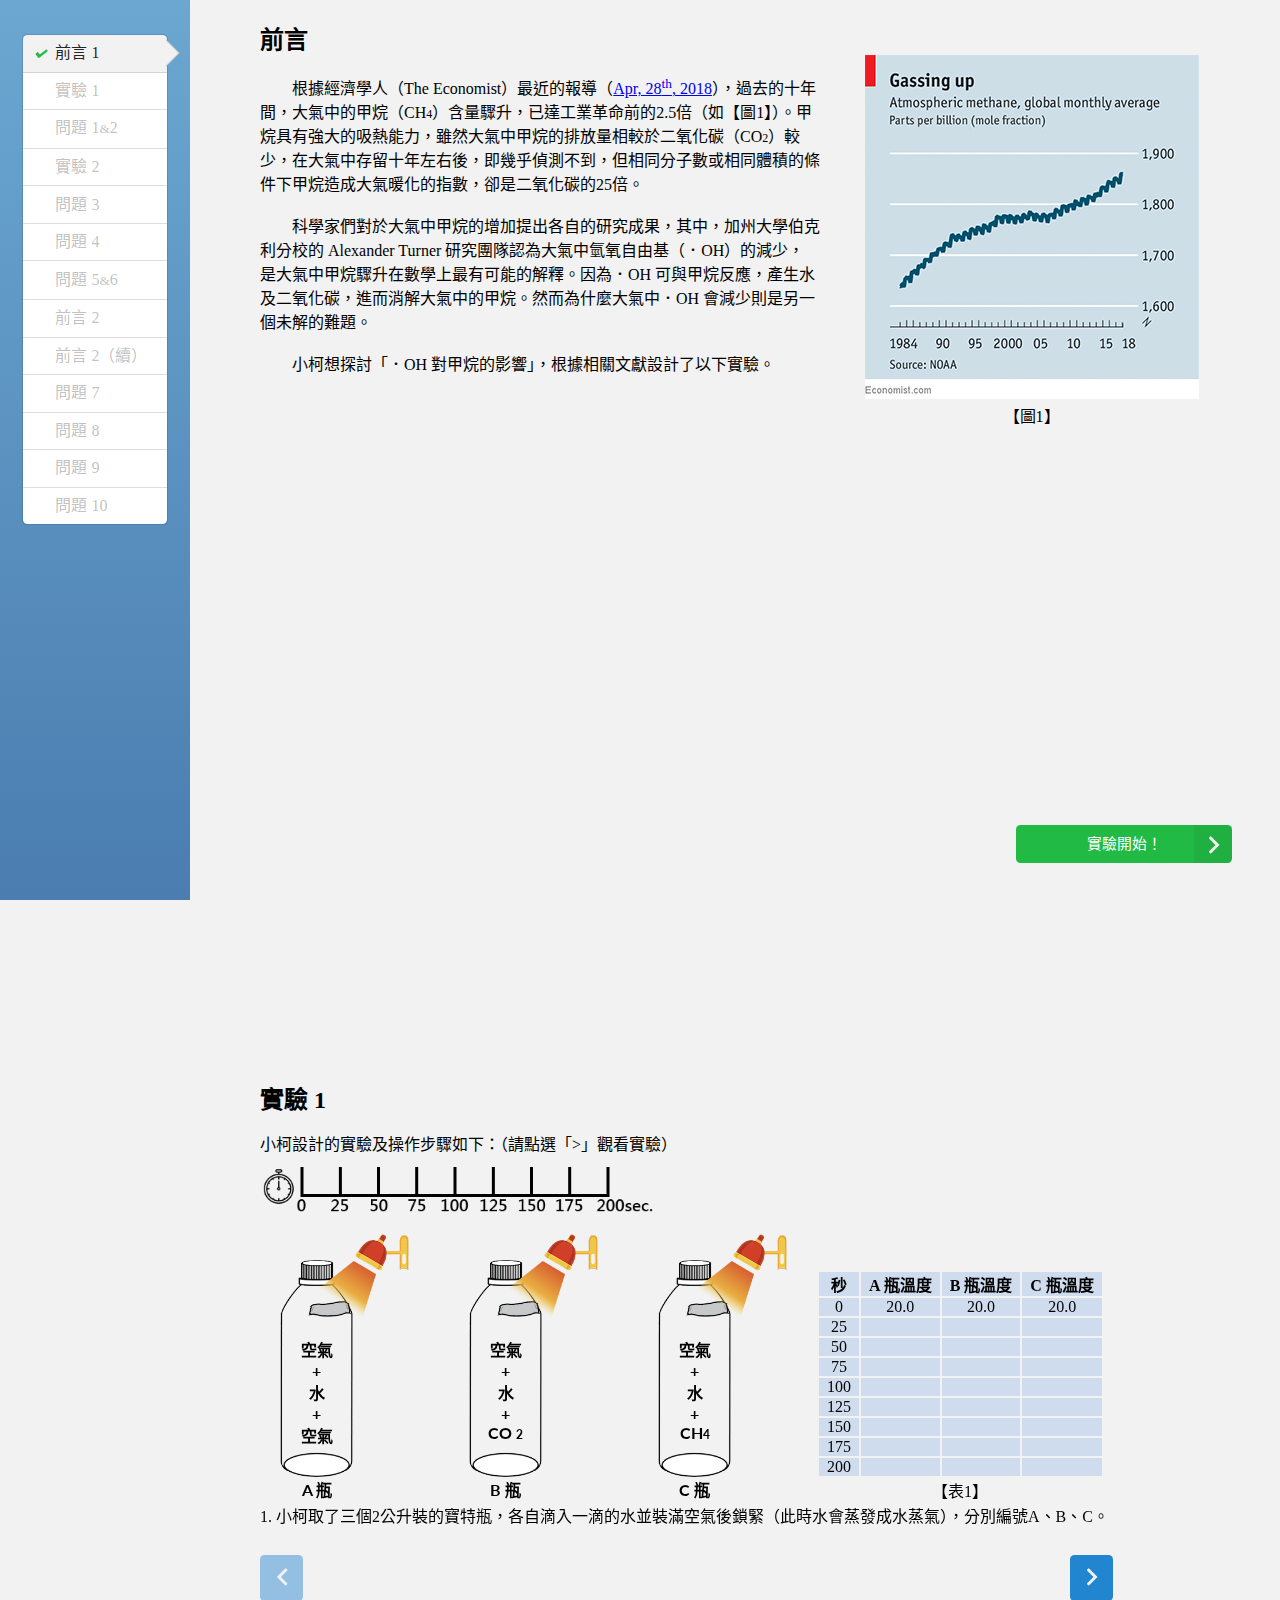
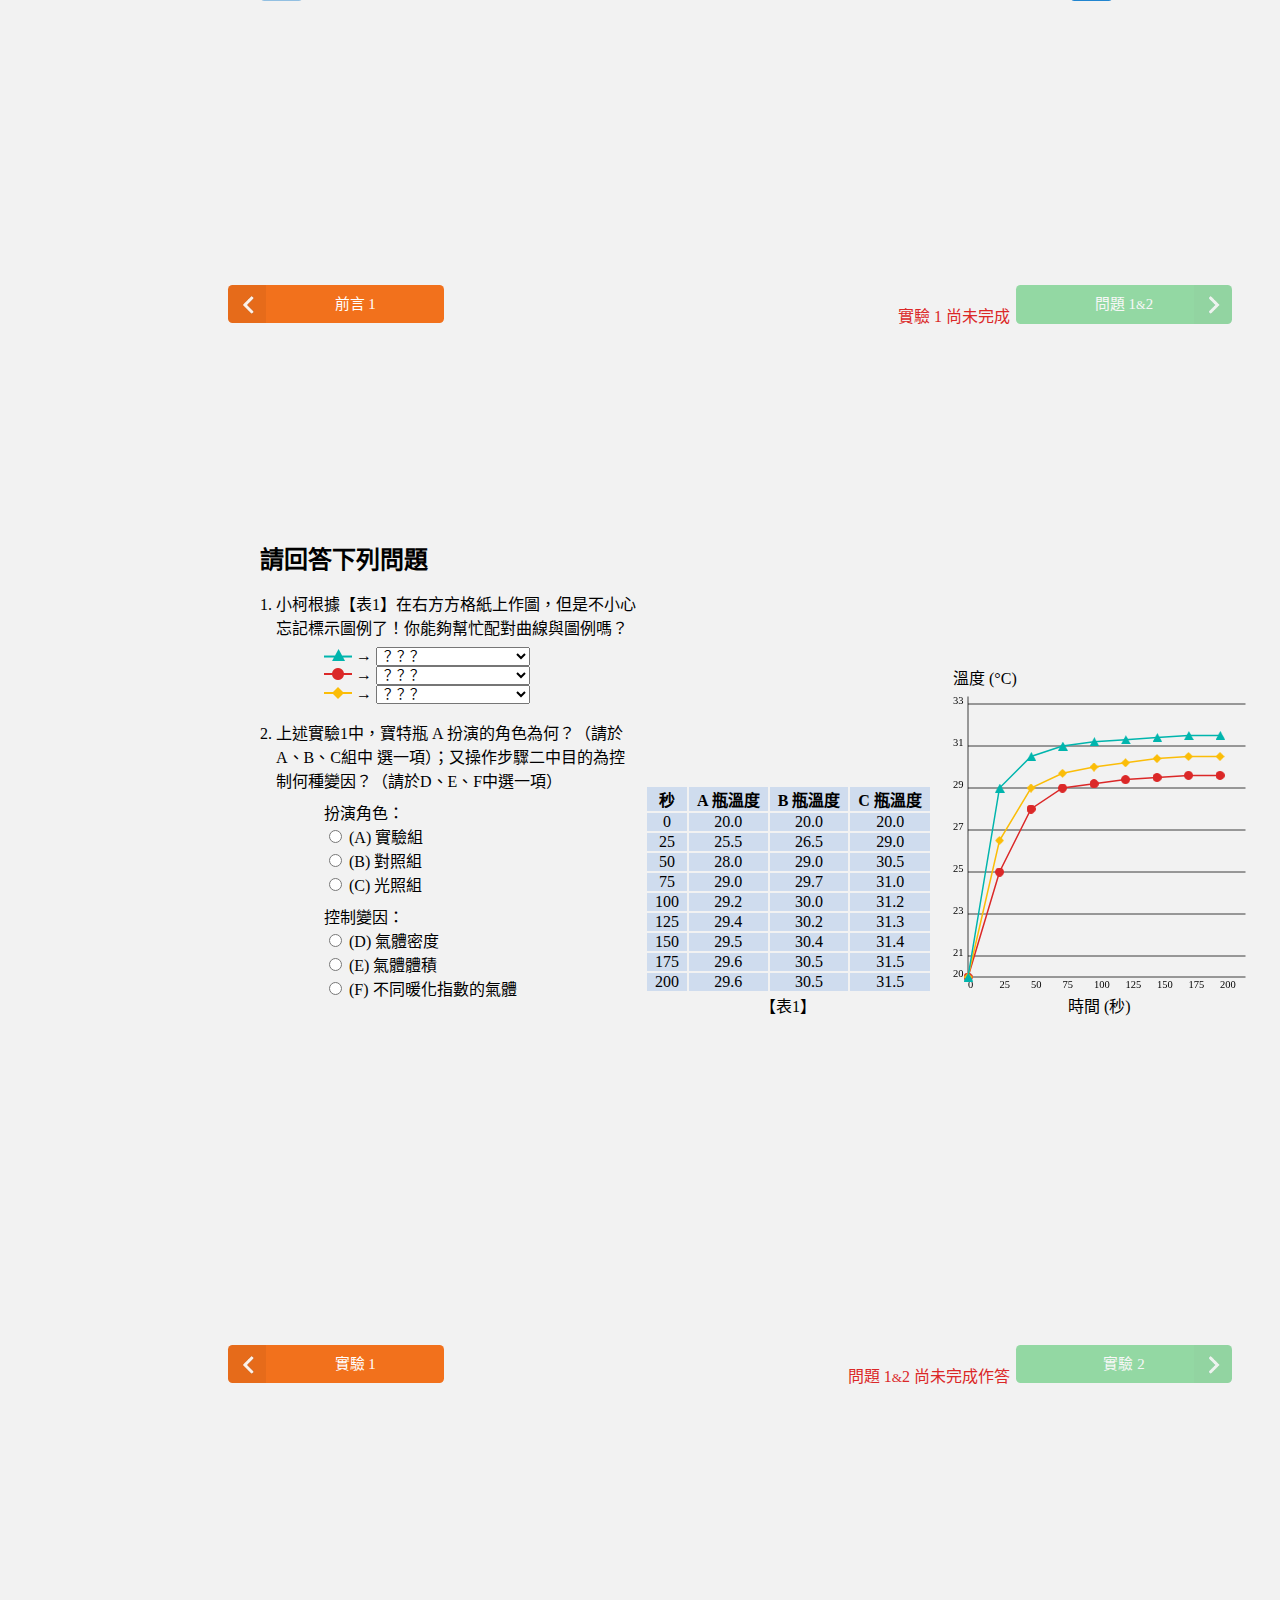
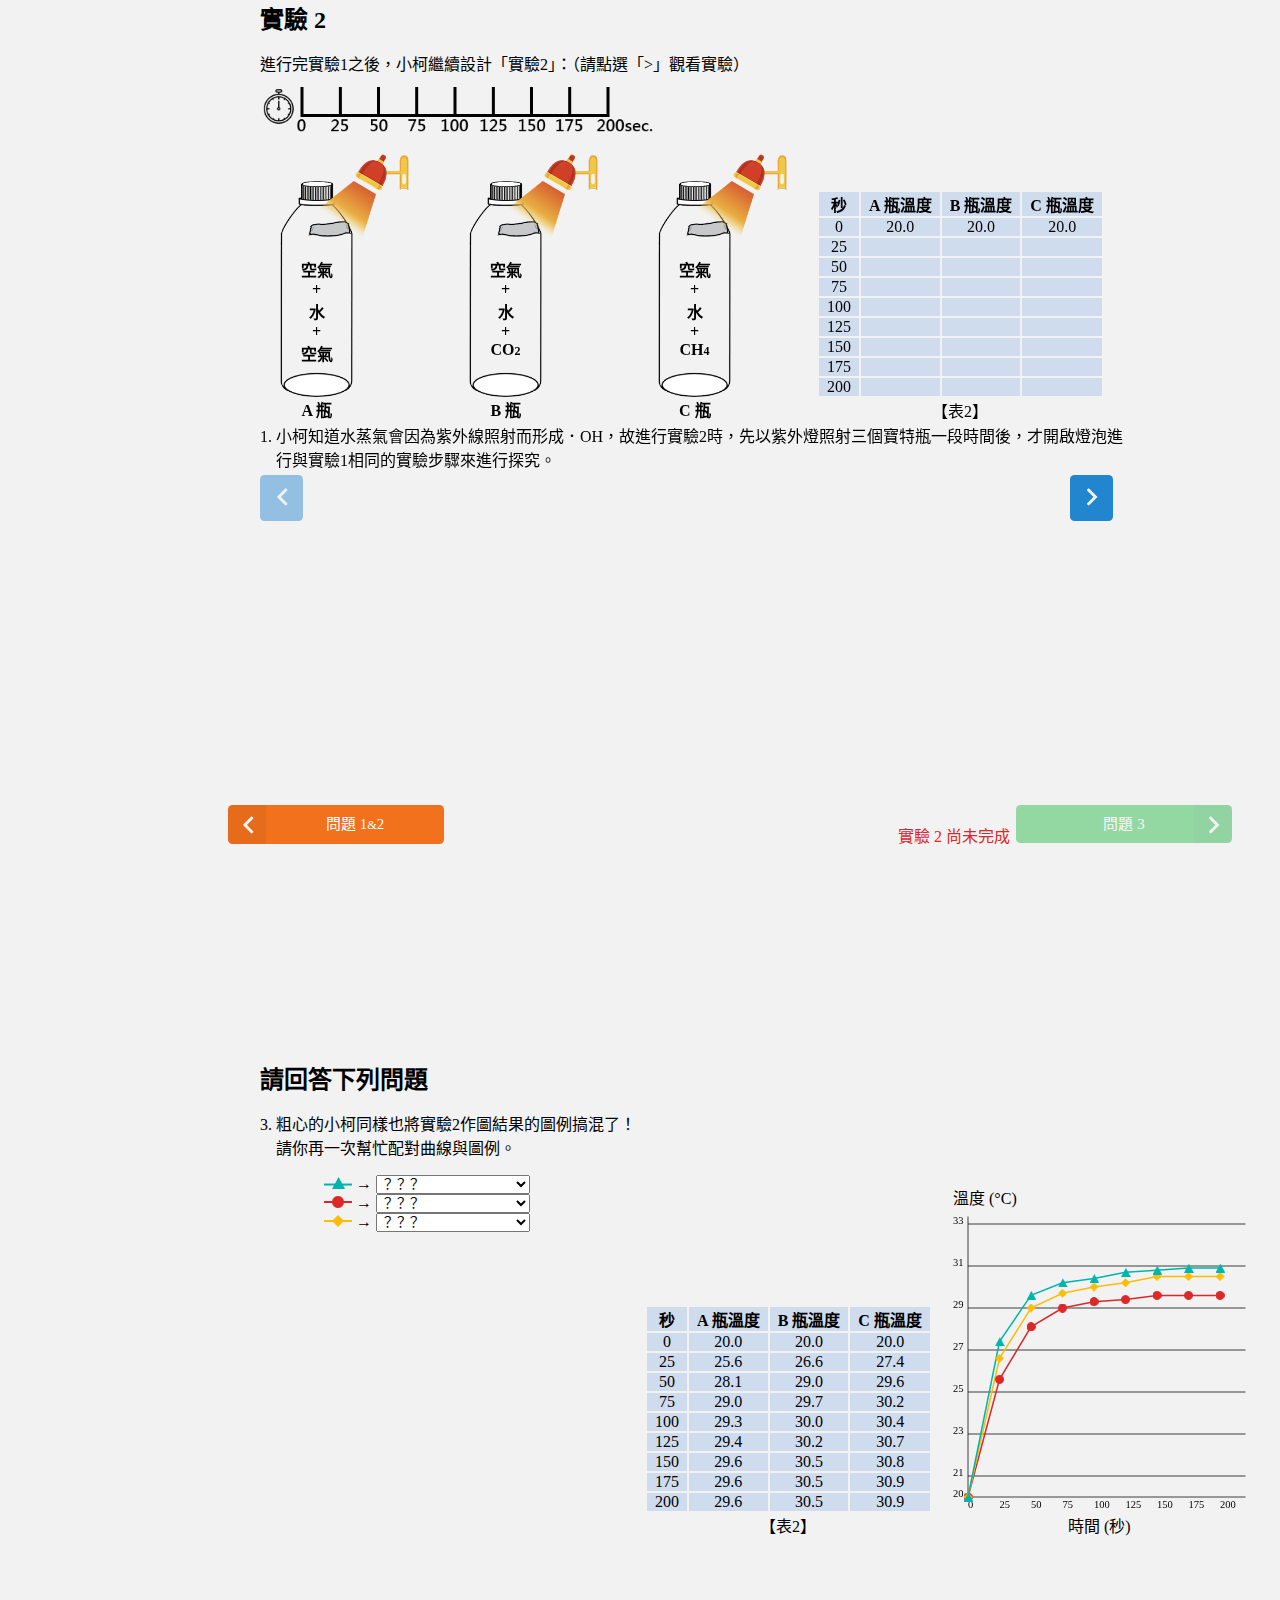
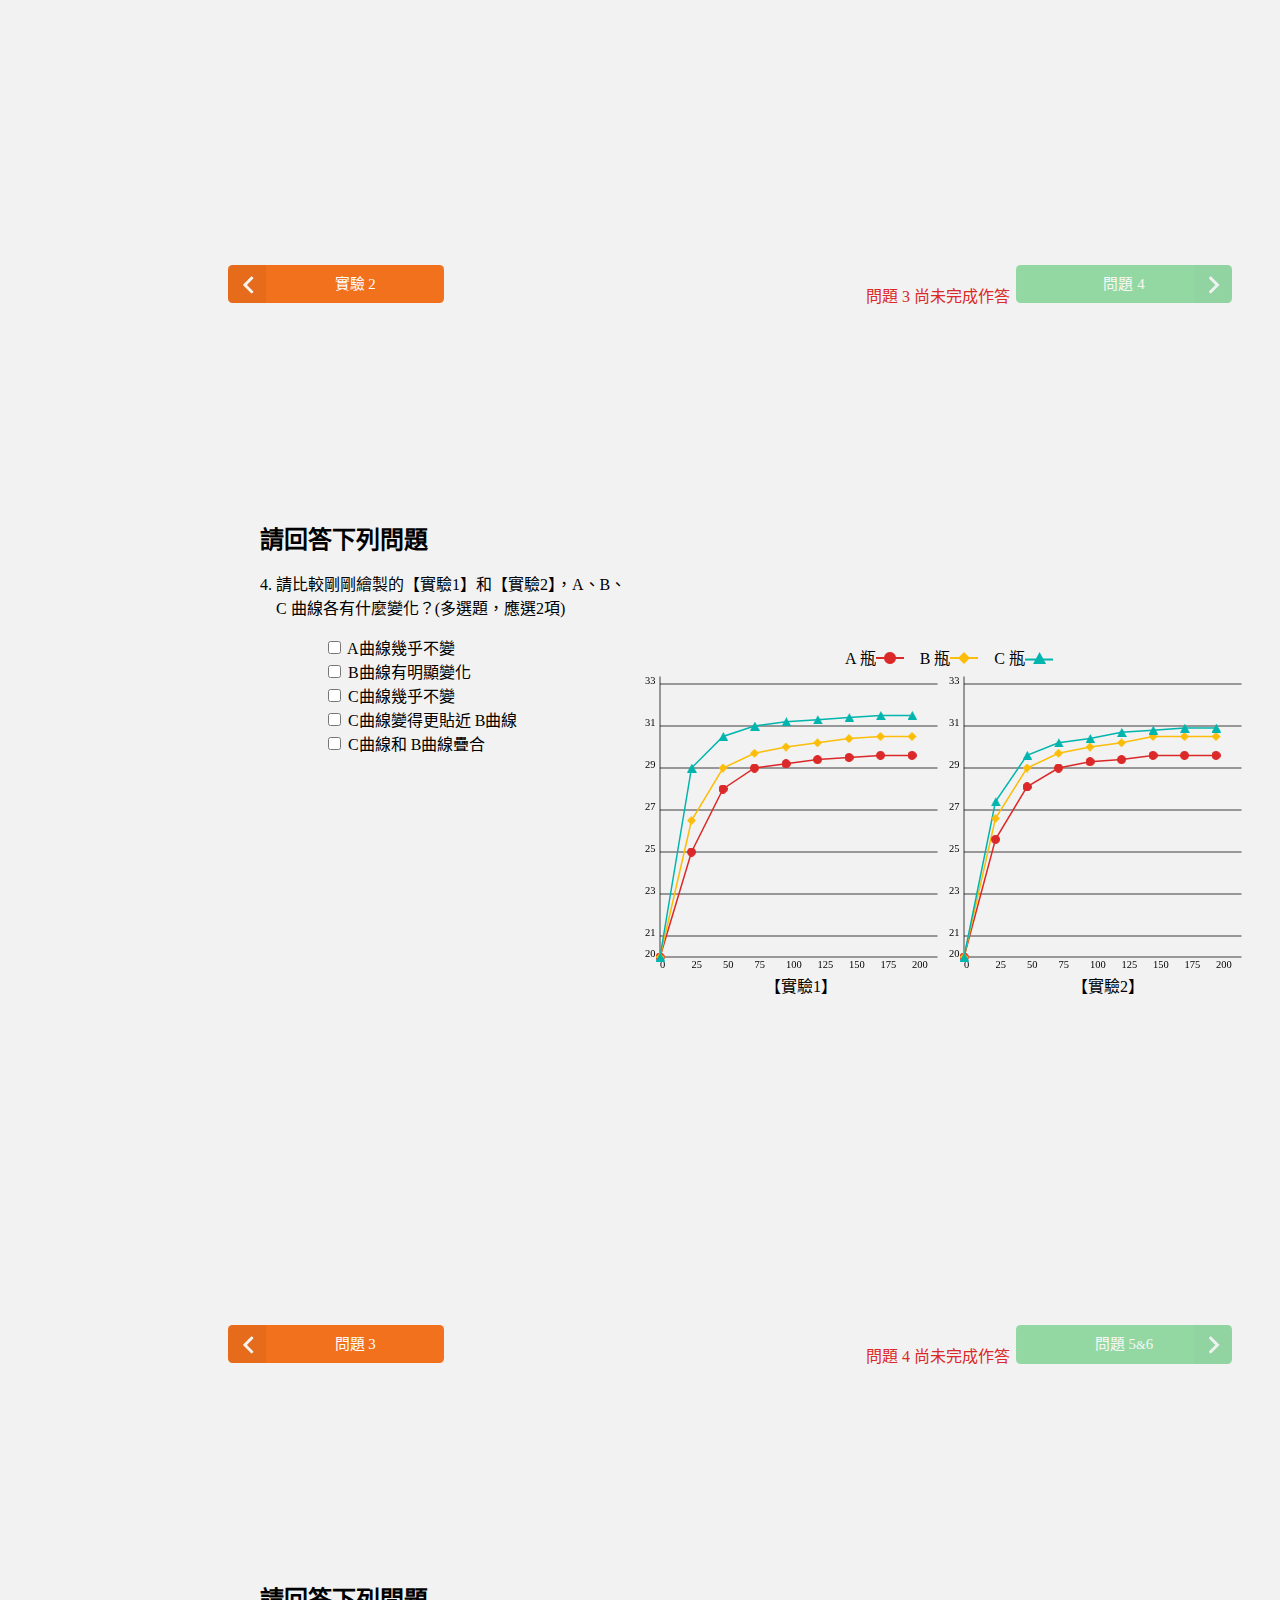
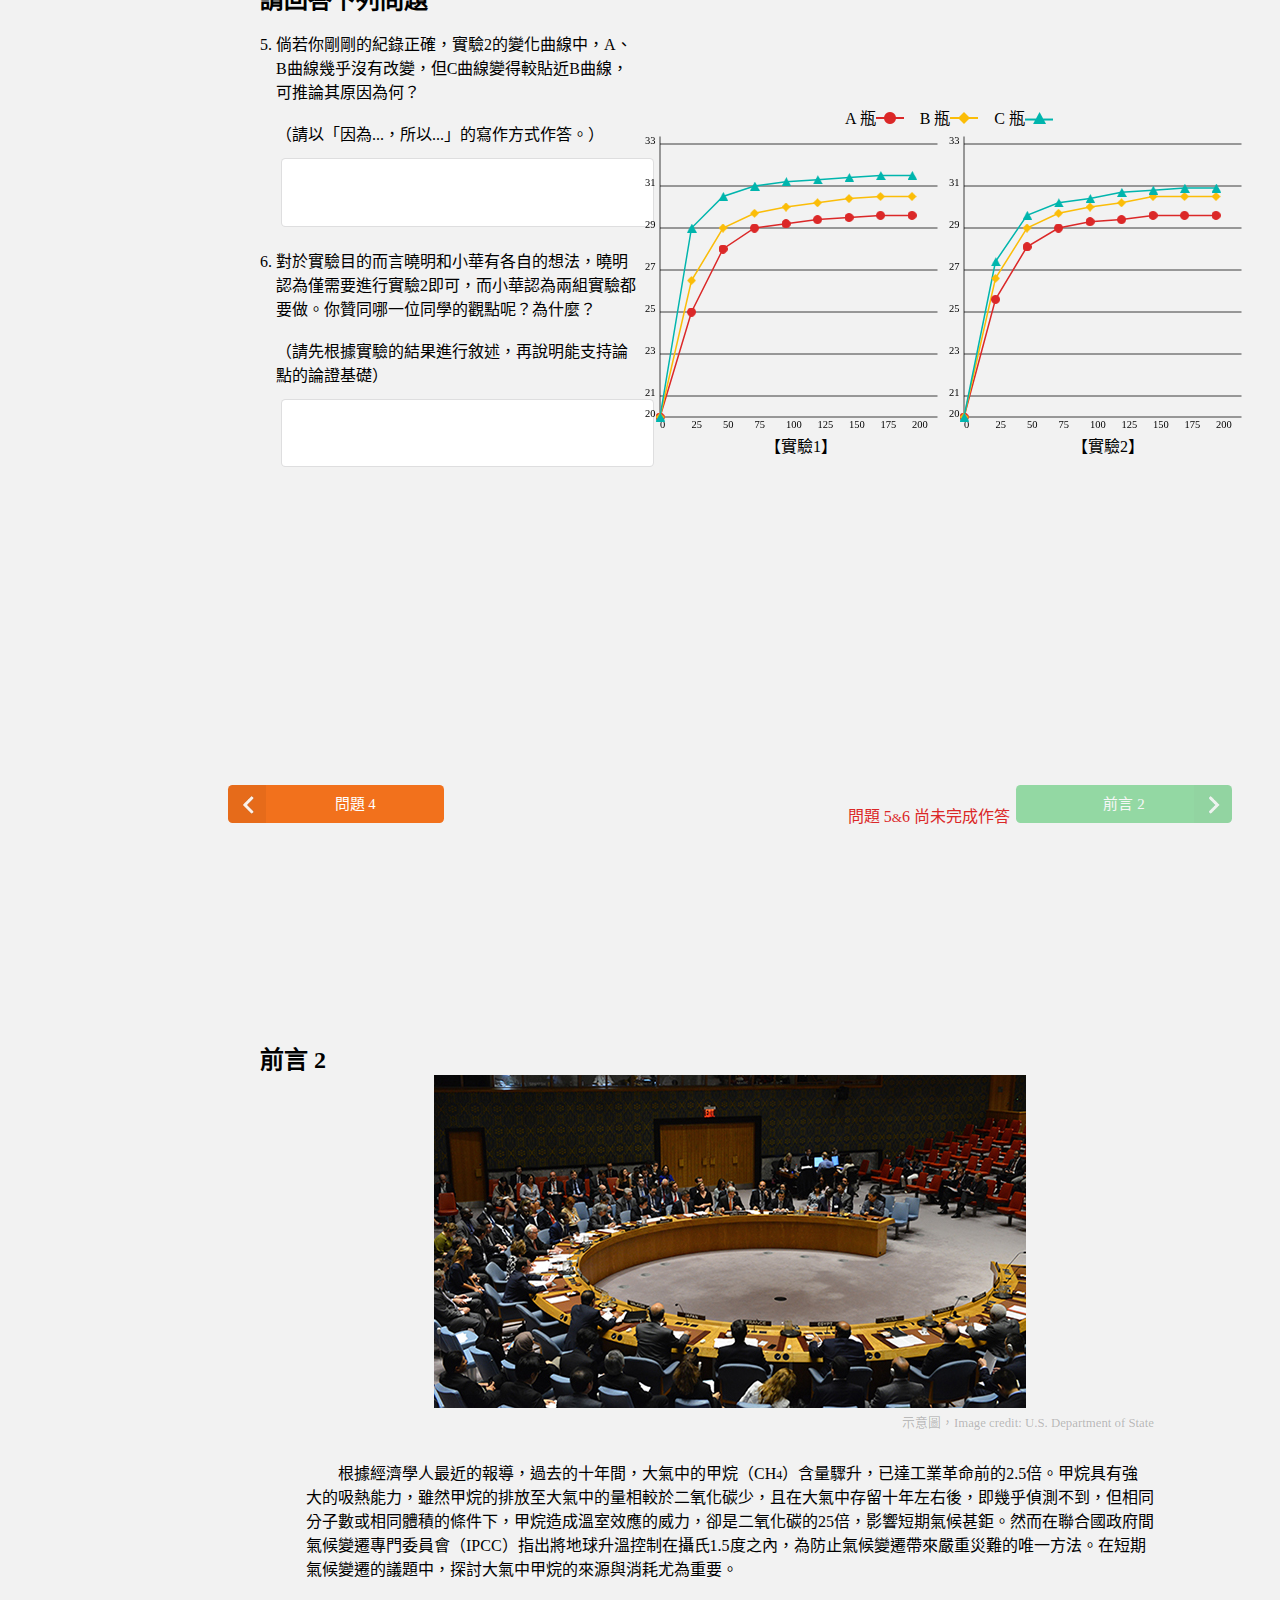
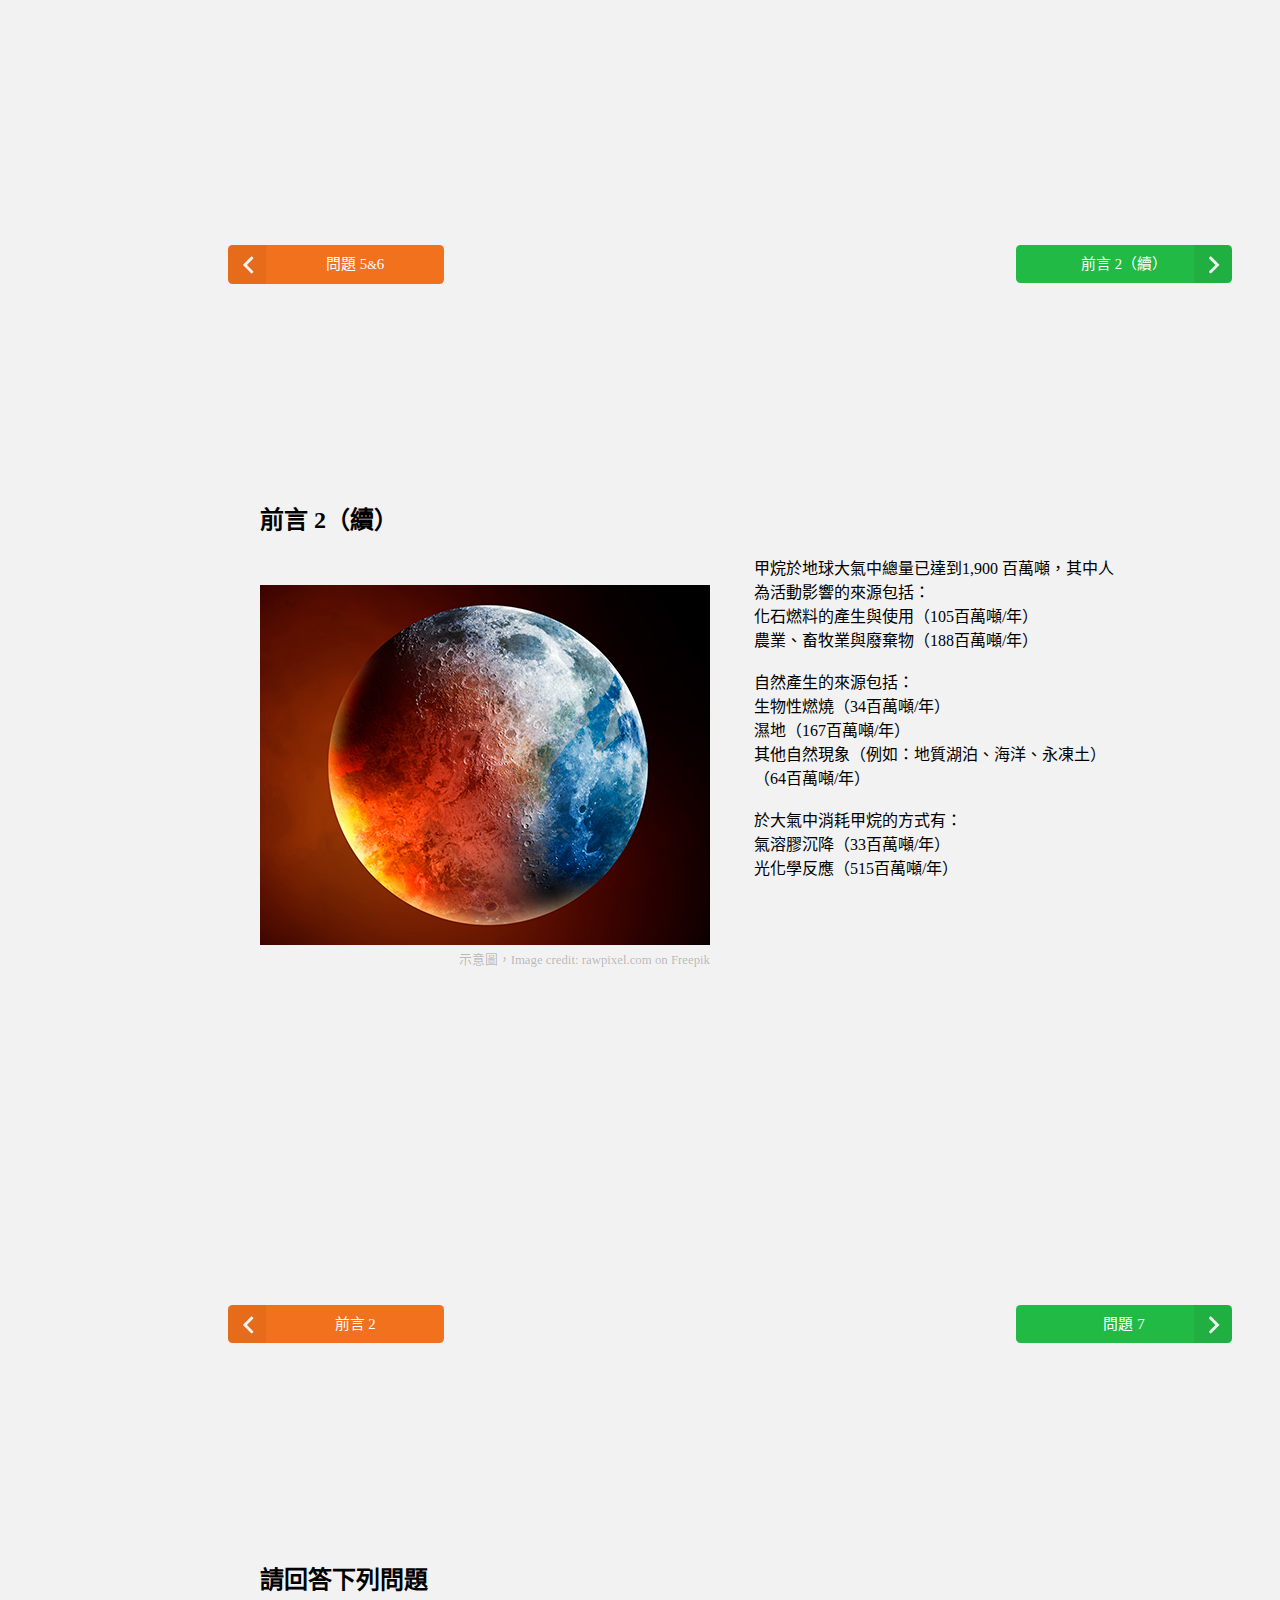
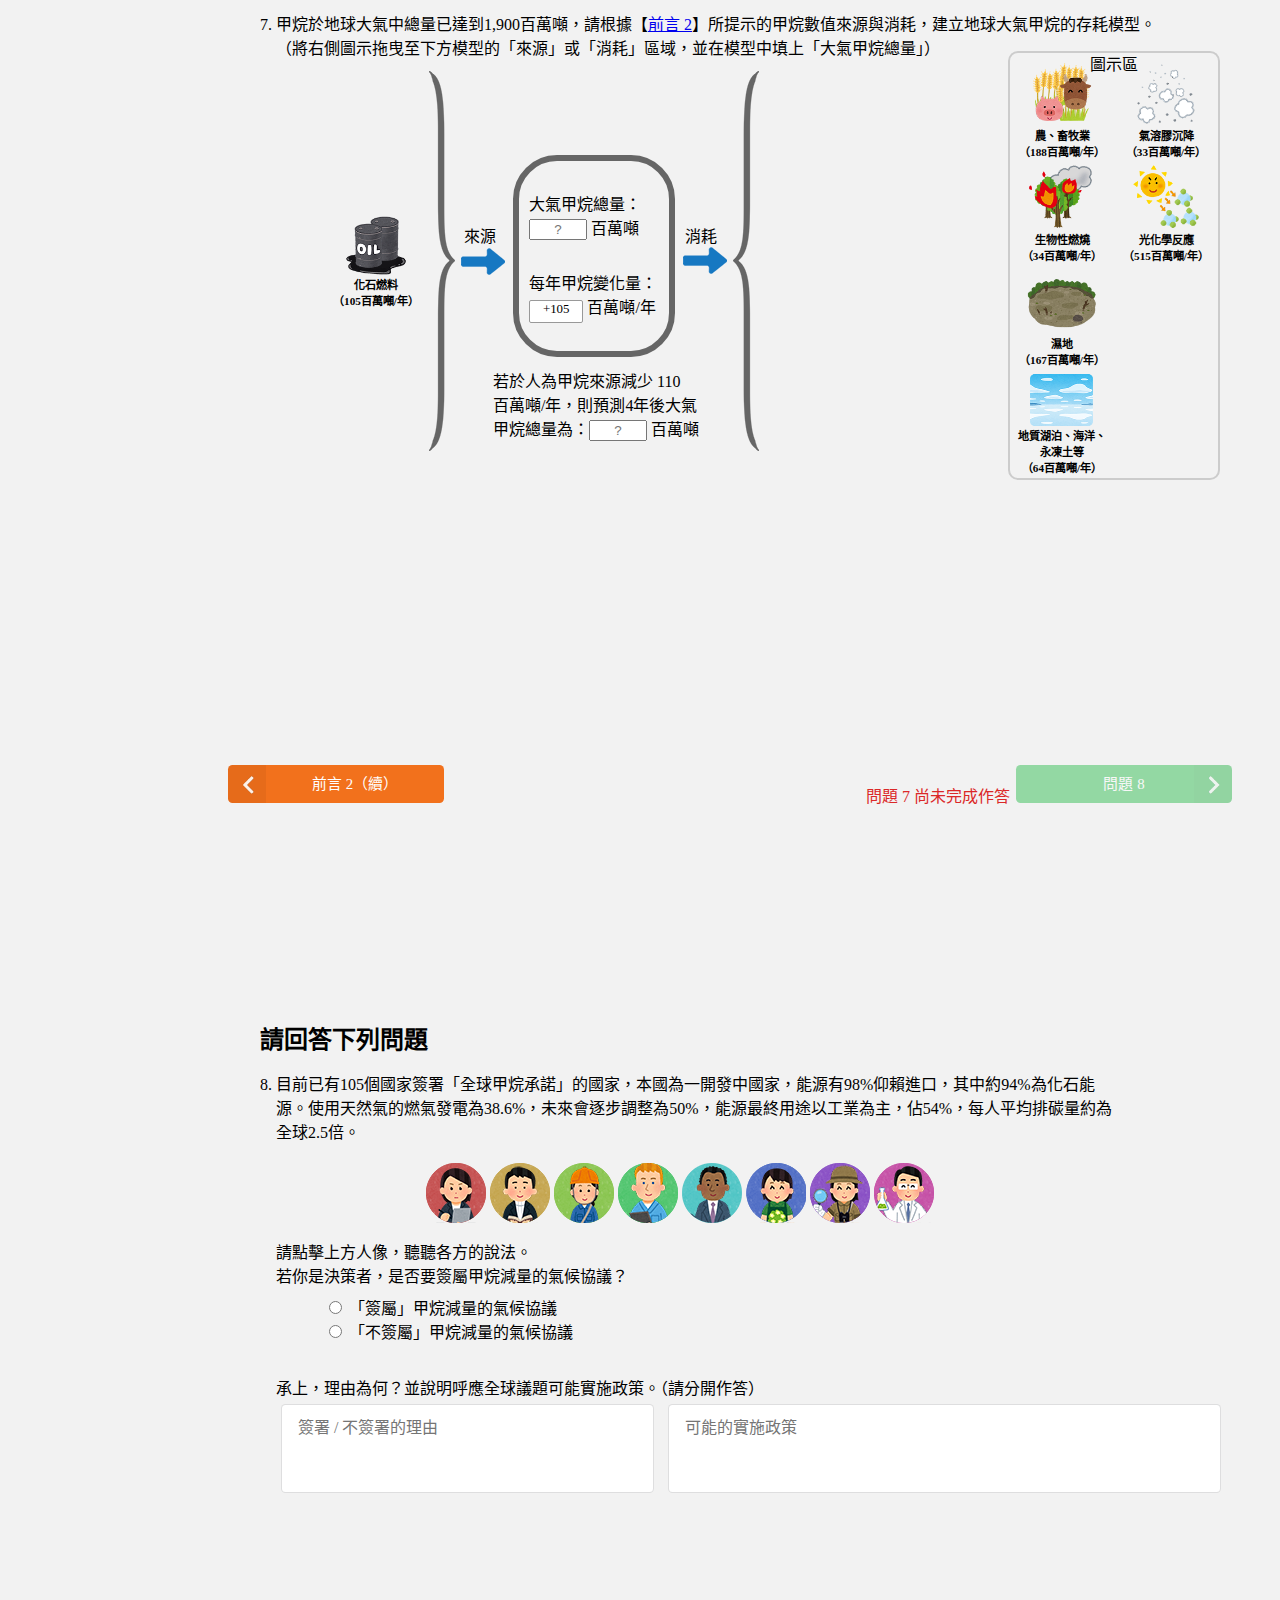
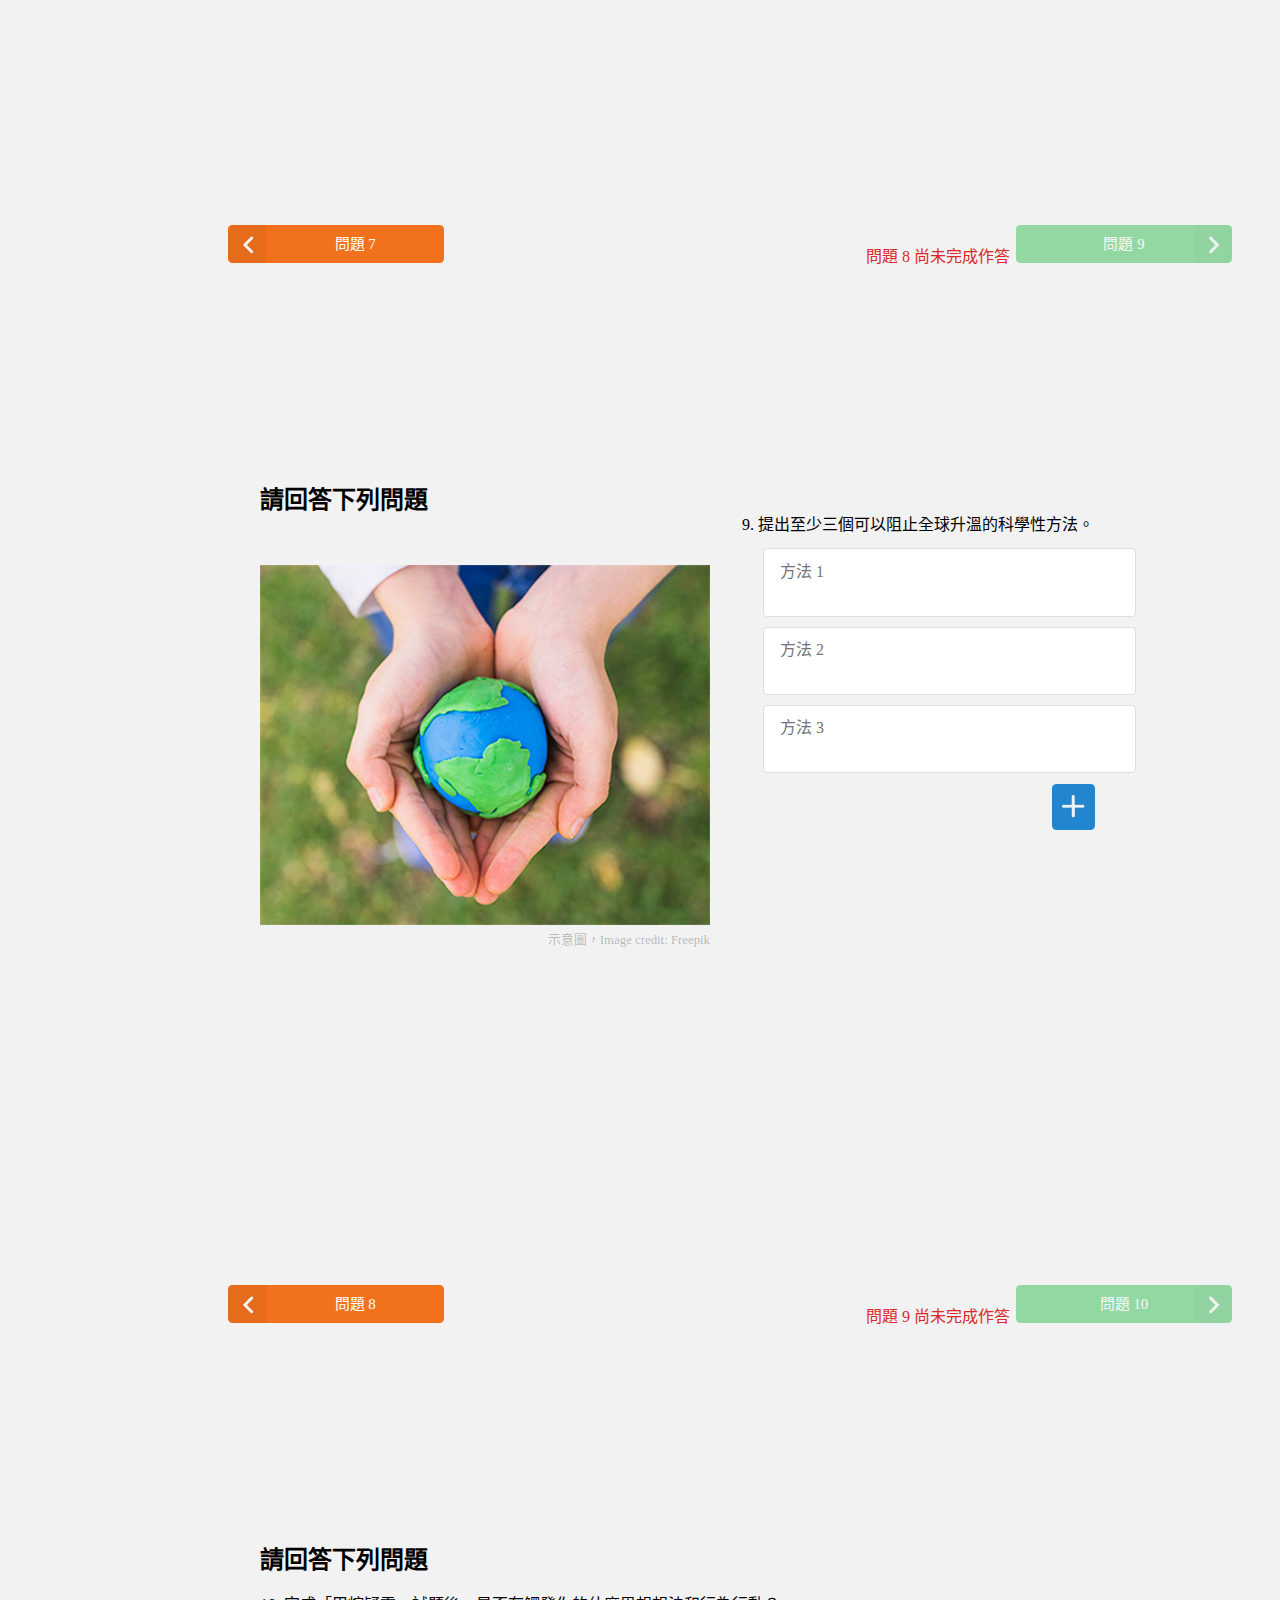
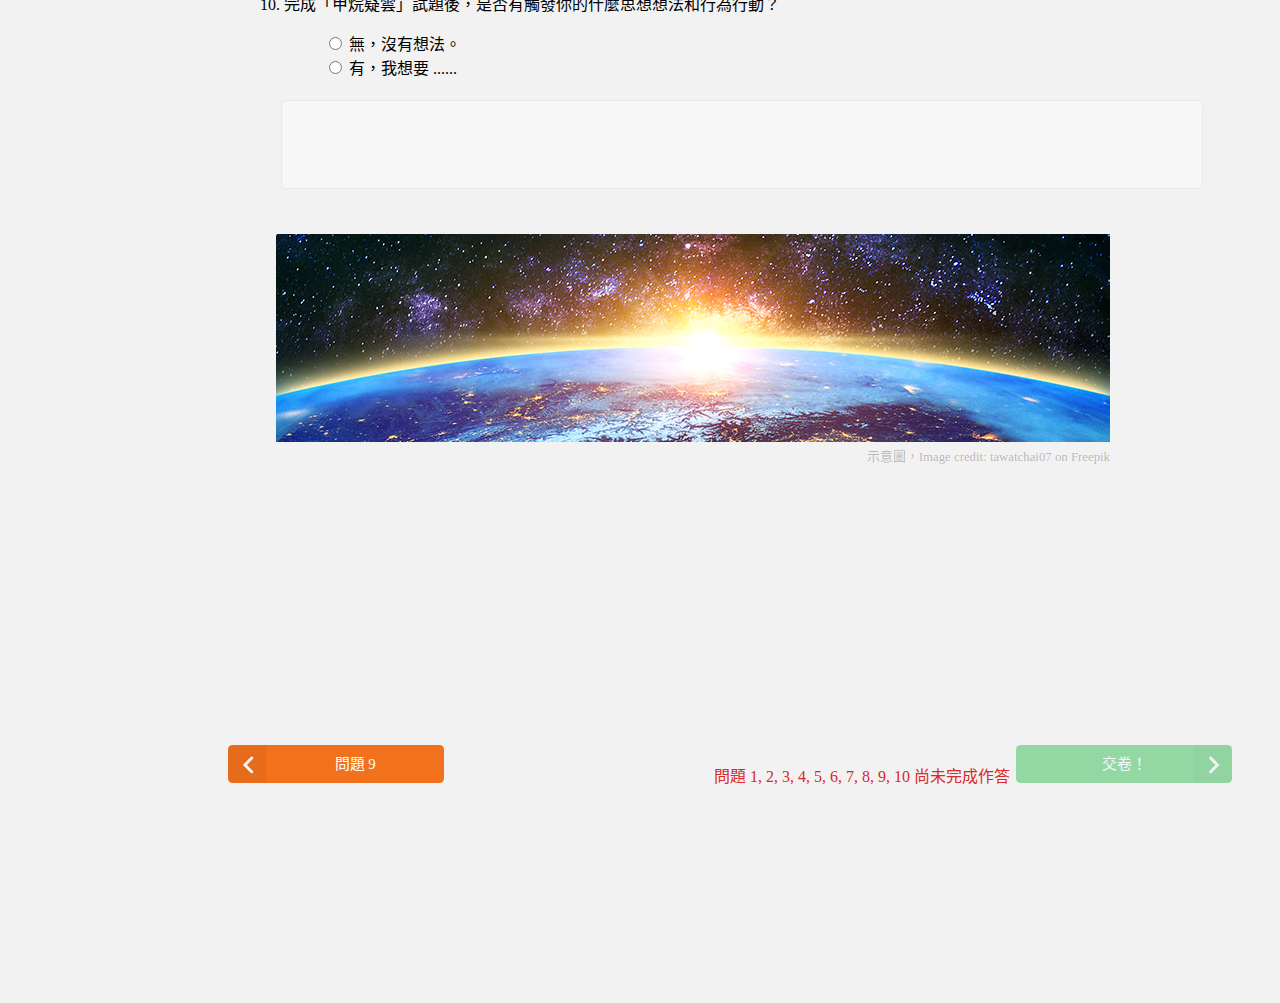
<file: index.html>
﻿<!doctype html>
<html lang="zh-tw">
<head>
	<meta charset="UTF-8">
	<title>甲烷疑雲</title>

	<link rel="stylesheet" type="text/css" href="style/body.css">
	<link rel="stylesheet" type="text/css" href="style/button.css">
	<link rel="stylesheet" type="text/css" href="style/popup.css">
	<link rel="stylesheet" type="text/css" href="style/step.css">
	<link rel="stylesheet" type="text/css" href="style/textarea.css">
	<link rel="stylesheet" type="text/css" href="style/quiz7.css">
	<link rel="stylesheet" type="text/css" href="style/quiz8.css">

	<script type="text/javascript" src="script/timer.js"></script>
	<script type="text/javascript" src="script/navigation.js"></script>
	<script type="text/javascript" src="script/exp1.js"></script>
	<script type="text/javascript" src="script/quiz1.js"></script>
	<script type="text/javascript" src="script/exp2.js"></script>
	<script type="text/javascript" src="script/quiz2.js"></script>
	<script type="text/javascript" src="script/mobile-drag-drop.min.js"></script>
	<script type="text/javascript" src="script/quiz7.js"></script>
	<script type="text/javascript" src="script/quiz8.js"></script>
	<script type="text/javascript" src="script/quiz9.js"></script>
</head>

<body>
	<div class="aside">
		<div class="aside-container">	   
			<div class="ui vertical steps">
				<a class="active step" id="step0" onclick="scrollToSection(0)">
					<img src="image/check.png" class="check-icon" id="cm0">
					<div class="content">
						<div class="description" id="step-desc1">前言 1</div>
					</div>
				</a>
				<a class="disabled step" id="step1" onclick="scrollToSection(1)">
					<img src="image/check.png" class="check-icon hidden" id="cm1">
					<div class="content">
						<div class="description" id="step-desc2">實驗 1</div>
					</div>
				</a>
				<a class="disabled step" id="step2" onclick="scrollToSection(2)">
					<img src="image/check.png" class="check-icon hidden" id="cm2">
					<div class="content">
						<div class="description" id="step-desc3">問題 1<small>&amp;</small>2</div>
					</div>
				</a>
				<a class="disabled step" id="step3" onclick="scrollToSection(3)">
					<img src="image/check.png" class="check-icon hidden" id="cm3">
					<div class="content">
						<div class="description" id="step-desc4">實驗 2</div>
					</div>
				</a>
				<a class="disabled step" id="step4" onclick="scrollToSection(4)">
					<img src="image/check.png" class="check-icon hidden" id="cm4">
					<div class="content">
						<div class="description" id="step-desc5">問題 3</div>
					</div>
				</a>
				<a class="disabled step" id="step5" onclick="scrollToSection(5)">
					<img src="image/check.png" class="check-icon hidden" id="cm5">
					<div class="content">
						<div class="description" id="step-desc6">問題 4</div>
					</div>
				</a>
				<a class="disabled step" id="step6" onclick="scrollToSection(6)">
					<img src="image/check.png" class="check-icon hidden" id="cm6">
					<div class="content">
						<div class="description" id="step-desc7">問題 5<small>&amp;</small>6</div>
					</div>
				</a>
				<a class="disabled step" id="step7" onclick="scrollToSection(7)">
					<img src="image/check.png" class="check-icon hidden" id="cm7">
					<div class="content">
						<div class="description" id="step-desc8">前言 2</div>
					</div>
				</a>
				<a class="disabled step" id="step8" onclick="scrollToSection(8)">
					<img src="image/check.png" class="check-icon hidden" id="cm8">
					<div class="content">
						<div class="description" id="step-desc9">前言 2（續）</div>
					</div>
				</a>
				<a class="disabled step" id="step9" onclick="scrollToSection(9)">
					<img src="image/check.png" class="check-icon hidden" id="cm9">
					<div class="content">
						<div class="description" id="step-desc10">問題 7</div>
					</div>
				</a>
				<a class="disabled step" id="step10" onclick="scrollToSection(10)">
					<img src="image/check.png" class="check-icon hidden" id="cm10">
					<div class="content">
						<div class="description" id="step-desc11">問題 8</div>
					</div>
				</a>
				<a class="disabled step" id="step11" onclick="scrollToSection(11)">
					<img src="image/check.png" class="check-icon hidden" id="cm11">
					<div class="content">
						<div class="description" id="step-desc12">問題 9</div>
					</div>
				</a>
				<a class="disabled step" id="step12" onclick="scrollToSection(12)">
					<img src="image/check.png" class="check-icon hidden" id="cm12">
					<div class="content">
						<div class="description" id="step-desc13">問題 10</div>
					</div>
				</a>
			</div>
		</div>
	</div>

	<div class="main">
		<div id="intro" class="main-block">
			<div class="main-block-title">
				<h2>前言</h2>
			</div>
			<div class="intro-desc">
		　　根據經濟學人（The Economist）最近的報導（<a href="https://www.economist.com/printedition/2018-04-28" target="_blank">Apr, 28<sup>th</sup>, 2018</a>），過去的十年間，大氣中的甲烷（CH<span style="font-size: 12px">4</span>）含量驟升，已達工業革命前的2.5倍（如【圖1】）。甲烷具有強大的吸熱能力，雖然大氣中甲烷的排放量相較於二氧化碳（CO<span style="font-size: 12px">2</span>）較少，在大氣中存留十年左右後，即幾乎偵測不到，但相同分子數或相同體積的條件下甲烷造成大氣暖化的指數，卻是二氧化碳的25倍。<br><br>
		　　科學家們對於大氣中甲烷的增加提出各自的研究成果，其中，加州大學伯克利分校的 Alexander Turner 研究團隊認為大氣中氫氧自由基（．OH）的減少，是大氣中甲烷驟升在數學上最有可能的解釋。因為．OH 可與甲烷反應，產生水及二氧化碳，進而消解大氣中的甲烷。然而為什麼大氣中．OH 會減少則是另一個未解的難題。<br><br>
			　　小柯想探討「．OH 對甲烷的影響」，根據相關文獻設計了以下實驗。<br><br>
			</div>
			<div class="intro-img">
				<img src="image/fig1.jpg" draggable="false"><br>
				【圖1】
			</div>
		</div>
		<div class="main-block-footer">
			<div class="next-button-container">
				<button id="next0" class="small green fluid ui right labeled icon button" onclick="scrollToSection(1)">
					<i class="icon"><img src="image/right.png" class="arrow-icon"></i>
					<div id="next0-desc">實驗開始！</div>
				</button>
			</div>
		</div>
		
		<div id="exp1" class="main-block">
			<div class="main-block-title">
				<h2>實驗 1</h2>
			</div>
			<div class="exp-general-desc">
				<p style="text-indent: -1em;">小柯設計的實驗及操作步驟如下：（請點選「&gt;」觀看實驗）</p>
			</div>
			<img id="exp1TimerBar" width="0" src="image/TimerBar.png" class="exp1-timer-bar" draggable="false">
			<img src="image/Timer.png" class="exp1-timer" draggable="false">

			<iframe id="exp1-bottleA" class="exp1-bottle" src="exp1.html" frameborder="0" onload="prepareExp1BottleA()"></iframe> 
			<iframe id="exp1-bottleB" class="exp1-bottle" src="exp1.html" frameborder="0" onload="prepareExp1BottleB()"></iframe> 
			<iframe id="exp1-bottleC" class="exp1-bottle" src="exp1.html" frameborder="0" onload="prepareExp1BottleC()"></iframe> 

			<div class="exp1-table-container">
				<table class="exp1-table">
					<tr><th>秒</th><th>A 瓶溫度</th><th>B 瓶溫度</th><th>C 瓶溫度</th></tr>
					<tr id="exp1row0"><td>  0</td><td>20.0</td><td>20.0</td><td>20.0</td></tr>
					<tr id="exp1row1"><td> 25</td><td> </td><td> </td><td> </td></tr>
					<tr id="exp1row2"><td> 50</td><td> </td><td> </td><td> </td></tr>
					<tr id="exp1row3"><td> 75</td><td> </td><td> </td><td> </td></tr>
					<tr id="exp1row4"><td>100</td><td> </td><td> </td><td> </td></tr>
					<tr id="exp1row5"><td>125</td><td> </td><td> </td><td> </td></tr>
					<tr id="exp1row6"><td>150</td><td> </td><td> </td><td> </td></tr>
					<tr id="exp1row7"><td>175</td><td> </td><td> </td><td> </td></tr>
					<tr id="exp1row8"><td>200</td><td> </td><td> </td><td> </td></tr>
				</table>
				<span style="margin-left: 115px;">【表1】</span>
			</div>

			<div id="exp1-desc" class="exp1-desc">
				<p style="text-indent: -1em;">1.  小柯取了三個2公升裝的寶特瓶，各自滴入一滴的水並裝滿空氣後鎖緊（此時水會蒸發成水蒸氣），分別編號A、B、C。</p>
			</div>
			<div class="exp1-prvbtn-container">
				<button id="exp1-prvbtn" class="blue compact mini ui icon button disabled" onclick="onExp1PrvBtn()">
					<i class="icon"><img src="image/left.png" width="28" height="28"></i>
				</button>
			</div>
			<div class="exp1-nxtbtn-container">
				<button id="exp1-nxtbtn" class="blue compact mini ui icon button" onclick="onExp1NxtBtn()">
					<i class="icon"><img src="image/right.png" width="28" height="28"></i>
				</button>
			</div>
		</div>
		<div class="main-block-footer">
			<div class="prv-button-container">
				<button id="prv1" class="small orange fluid ui labeled icon button" onclick="scrollToSection(0)">
					<i class="icon"><img src="image/left.png" class="arrow-icon"></i>
					<div id="prv1-desc">前言 1</div>
				</button>
			</div>
			<div id="next1-hint" class="summitbtn-warning-container">
				<br>實驗 1 尚未完成
			</div>
			<div class="next-button-container">
				<button id="next1" class="small green fluid ui right labeled icon button" onclick="scrollToSection(2)">
					<i class="icon"><img src="image/right.png" class="arrow-icon"></i>
					<div id="next1-desc">問題 1<small>&amp;</small>2</div>
				</button>
			</div>
		</div>		

		<div id="quiz1" class="main-block">
			<div class="main-block-title">
				<h2>請回答下列問題</h2>
			</div>
			<div class="quiz1-graph-container">
				<div class="quiz1-table-container">
					<table class="exp1-table">
						<tr><th>秒</th><th>A 瓶溫度</th><th>B 瓶溫度</th><th>C 瓶溫度</th></tr>
						<tr><td>0</td><td>20.0</td><td>20.0</td><td>20.0</td></tr>
						<tr><td>25</td><td>25.5</td><td>26.5</td><td>29.0</td></tr>
						<tr><td>50</td><td>28.0</td><td>29.0</td><td>30.5</td></tr>
						<tr><td>75</td><td>29.0</td><td>29.7</td><td>31.0</td></tr>
						<tr><td>100</td><td>29.2</td><td>30.0</td><td>31.2</td></tr>
						<tr><td>125</td><td>29.4</td><td>30.2</td><td>31.3</td></tr>
						<tr><td>150</td><td>29.5</td><td>30.4</td><td>31.4</td></tr>
						<tr><td>175</td><td>29.6</td><td>30.5</td><td>31.5</td></tr>
						<tr><td>200</td><td>29.6</td><td>30.5</td><td>31.5</td></tr>
					</table>
					<span style="margin-left: 115px;">【表1】</span>
				</div>
				<div class="quiz1-canvas-container">
				溫度 (°C)
					<canvas id="quiz1Canvas" width="300" height="300"></canvas>
					<span style="margin-left: 115px;">時間 (秒)</span>
				</div>
			</div>

			<div class="quiz3-desc">
				<p style="text-indent: -1em; margin-bottom: 0.5em">1.  小柯根據【表1】在右方方格紙上作圖，但是不小心忘記標示圖例了！你能夠幫忙配對曲線與圖例嗎？</p>
				<p style="margin: 0 0 1em 3em">
					<img src="image/triangle_line.png"> →
					<select id="quiz1-select1" onchange="q1SelectChanged(1)">
						<option value="unknown">？？？</option>
						<option value="A">A 瓶 (空氣 + 水 + 空氣)</option>
						<option value="B">B 瓶 (空氣 + 水 + CO₂)</option>
						<option value="C">C 瓶 (空氣 + 水 + CH₄)</option>
					</select><br>
					<img src="image/dot_line.png"> →
					<select id="quiz1-select2" onchange="q1SelectChanged(2)">
						<option value="unknown">？？？</option>
						<option value="A">A 瓶 (空氣 + 水 + 空氣)</option>
						<option value="B">B 瓶 (空氣 + 水 + CO₂)</option>
						<option value="C">C 瓶 (空氣 + 水 + CH₄)</option>
					</select><br>
					<img src="image/square_line.png"> →
					<select id="quiz1-select3" onchange="q1SelectChanged(3)">
						<option value="unknown">？？？</option>
						<option value="A">A 瓶 (空氣 + 水 + 空氣)</option>
						<option value="B">B 瓶 (空氣 + 水 + CO₂)</option>
						<option value="C">C 瓶 (空氣 + 水 + CH₄)</option>
					</select>
				</p>
				<p style="text-indent: -1em; margin: 0.5em 0 0.5em 0">2.  上述實驗1中，寶特瓶 A 扮演的角色為何？（請於A、B、C組中 選一項）；又操作步驟二中目的為控制何種變因？（請於D、E、F中選一項）</p>
				<p style="margin: 0.5em 0 0.5em 3em">
					扮演角色：<br>
					<input type="radio" id="quiz2radio1-1" name="quiz1radio1" value="實驗組" onchange="q2RadioChanged(1)"> (A) 實驗組 <br>
					<input type="radio" id="quiz2radio1-2" name="quiz1radio1" value="對照組" onchange="q2RadioChanged(1)"> (B) 對照組 <br>
					<input type="radio" id="quiz2radio1-3" name="quiz1radio1" value="光照組" onchange="q2RadioChanged(1)"> (C) 光照組 <br>
				</p>
				<p style="margin: 0.5em 0 0.5em 3em">
					控制變因：<br>
					<input type="radio" id="quiz2radio2-1" name="quiz1radio2" value="氣體密度" onchange="q2RadioChanged(2)"> (D) 氣體密度 <br>
					<input type="radio" id="quiz2radio2-2" name="quiz1radio2" value="氣體體積" onchange="q2RadioChanged(2)"> (E) 氣體體積 <br>
					<input type="radio" id="quiz2radio2-3" name="quiz1radio2" value="不同暖化指數的氣體" onchange="q2RadioChanged(2)"> (F) 不同暖化指數的氣體
				</p>
			</div>
		</div>
		<div class="main-block-footer">
			<div class="prv-button-container">
				<button id="prv2" class="small orange fluid ui labeled icon button" onclick="scrollToSection(1)">
					<i class="icon"><img src="image/left.png" class="arrow-icon"></i>
					<div id="prv2-desc">實驗 1</div>
				</button>
			</div>
			<div id="next2-hint" class="summitbtn-warning-container">
				<br>問題 1<small>&amp;</small>2 尚未完成作答
			</div>
			<div class="next-button-container">
				<button id="next2" class="small green fluid ui right labeled icon button disabled" onclick="scrollToSection(3)">
					<i class="icon"><img src="image/right.png" class="arrow-icon"></i>
					<div id="next2-desc">實驗 2</div>
				</button>
			</div>
		</div>

		<div id="exp2" class="main-block">
			<div class="main-block-title">
				<h2>實驗 2</h2>
			</div>
			<div class="exp-general-desc">
				<p style="text-indent: -1em;">進行完實驗1之後，小柯繼續設計「實驗2」：（請點選「&gt;」觀看實驗）</p>
			</div>
			<img id="exp2TimerBar" width="0" src="image/TimerBar.png" class="exp1-timer-bar" draggable="false">
			<img src="image/Timer.png" class="exp1-timer" draggable="false">

			<iframe id="exp2-bottleA" class="exp1-bottle" src="exp2.html" frameborder="0" onload="prepareExp2BottleA()"></iframe> 
			<iframe id="exp2-bottleB" class="exp1-bottle" src="exp2.html" frameborder="0" onload="prepareExp2BottleB()"></iframe> 
			<iframe id="exp2-bottleC" class="exp1-bottle" src="exp2.html" frameborder="0" onload="prepareExp2BottleC()"></iframe> 

			<div class="exp1-table-container">
				<table class="exp1-table">
					<tr><th>秒</th><th>A 瓶溫度</th><th>B 瓶溫度</th><th>C 瓶溫度</th></tr>
					<tr id="exp2row0"><td>  0</td><td>20.0</td><td>20.0</td><td>20.0</td></tr>
					<tr id="exp2row1"><td> 25</td><td> </td><td> </td><td> </td></tr>
					<tr id="exp2row2"><td> 50</td><td> </td><td> </td><td> </td></tr>
					<tr id="exp2row3"><td> 75</td><td> </td><td> </td><td> </td></tr>
					<tr id="exp2row4"><td>100</td><td> </td><td> </td><td> </td></tr>
					<tr id="exp2row5"><td>125</td><td> </td><td> </td><td> </td></tr>
					<tr id="exp2row6"><td>150</td><td> </td><td> </td><td> </td></tr>
					<tr id="exp2row7"><td>175</td><td> </td><td> </td><td> </td></tr>
					<tr id="exp2row8"><td>200</td><td> </td><td> </td><td> </td></tr>
				</table>
				<span style="margin-left: 115px;">【表2】</span>
			</div>

			<div id="exp2-desc" class="exp1-desc">
				<p style="text-indent: -1em;">1.  小柯知道水蒸氣會因為紫外線照射而形成．OH，故進行實驗2時，先以紫外燈照射三個寶特瓶一段時間後，才開啟燈泡進行與實驗1相同的實驗步驟來進行探究。</p>
			</div>
			<div class="exp1-prvbtn-container">
				<button id="exp2-prvbtn" class="blue compact mini ui icon button disabled" onclick="onExp2PrvBtn()">
					<i class="icon"><img src="image/left.png" width="28" height="28"></i>
				</button>
			</div>
			<div class="exp1-nxtbtn-container">
				<button id="exp2-nxtbtn" class="blue compact mini ui icon button" onclick="onExp2NxtBtn()">
					<i class="icon"><img src="image/right.png" width="28" height="28"></i>
				</button>
			</div>		
		</div>
		<div class="main-block-footer">		
			<div class="prv-button-container">
				<button id="prv3" class="small orange fluid ui labeled icon button" onclick="scrollToSection(2)">
					<i class="icon"><img src="image/left.png" class="arrow-icon"></i>
					<div id="prv3-desc">問題 1<small>&amp;</small>2</div>
				</button>
			</div>
			<div id="next3-hint" class="summitbtn-warning-container">
				<br>實驗 2 尚未完成
			</div>
			<div class="next-button-container">
				<button id="next3" class="small green fluid ui right labeled icon button" onclick="scrollToSection(4)">
					<i class="icon"><img src="image/right.png" class="arrow-icon"></i>
					<div id="next3-desc">問題 3</div>
				</button>
			</div>
		</div>

		<div id="quiz3" class="main-block">
			<div class="main-block-title">
				<h2>請回答下列問題</h2>
			</div>
			<div class="quiz1-graph-container">
				<div class="quiz1-table-container">
					<table class="exp1-table">
						<tr><th>秒</th><th>A 瓶溫度</th><th>B 瓶溫度</th><th>C 瓶溫度</th></tr>
						<tr><td>0</td><td>20.0</td><td>20.0</td><td>20.0</td></tr>
						<tr><td>25</td><td>25.6</td><td>26.6</td><td>27.4</td></tr>
						<tr><td>50</td><td>28.1</td><td>29.0</td><td>29.6</td></tr>
						<tr><td>75</td><td>29.0</td><td>29.7</td><td>30.2</td></tr>
						<tr><td>100</td><td>29.3</td><td>30.0</td><td>30.4</td></tr>
						<tr><td>125</td><td>29.4</td><td>30.2</td><td>30.7</td></tr>
						<tr><td>150</td><td>29.6</td><td>30.5</td><td>30.8</td></tr>
						<tr><td>175</td><td>29.6</td><td>30.5</td><td>30.9</td></tr>
						<tr><td>200</td><td>29.6</td><td>30.5</td><td>30.9</td></tr>
					</table>
					<span style="margin-left: 115px;">【表2】</span>
				</div>
				<div class="quiz1-canvas-container">
				溫度 (°C)
					<canvas id="quiz2Canvas" width="300" height="300"></canvas>
					<span style="margin-left: 115px;">時間 (秒)</span>
				</div>
			</div>

			<div class="quiz3-desc">
				<p style="text-indent: -1em;">3.  粗心的小柯同樣也將實驗2作圖結果的圖例搞混了！請你再一次幫忙配對曲線與圖例。</p>
				<p style="margin-left: 3em;">
					<img src="image/triangle_line.png"> →  
					<select id="quiz3-select1" onchange="q3SelectChanged(1)">
						<option value="unknown">？？？</option>
						<option value="A">A 瓶 (空氣 + 水 + 空氣)</option>
						<option value="B">B 瓶 (空氣 + 水 + CO₂)</option>
						<option value="C">C 瓶 (空氣 + 水 + CH₄)</option>
					</select><br>
					<img src="image/dot_line.png"> →  
					<select id="quiz3-select2" onchange="q3SelectChanged(2)">
						<option value="unknown">？？？</option>
						<option value="A">A 瓶 (空氣 + 水 + 空氣)</option>
						<option value="B">B 瓶 (空氣 + 水 + CO₂)</option>
						<option value="C">C 瓶 (空氣 + 水 + CH₄)</option>
					</select><br>
					<img src="image/square_line.png"> →  
					<select id="quiz3-select3" onchange="q3SelectChanged(3)">
						<option value="unknown">？？？</option>
						<option value="A">A 瓶 (空氣 + 水 + 空氣)</option>
						<option value="B">B 瓶 (空氣 + 水 + CO₂)</option>
						<option value="C">C 瓶 (空氣 + 水 + CH₄)</option>
					</select>
				</p>
				
			</div>		
		</div>
		<div class="main-block-footer">		
			<div class="prv-button-container">
				<button id="prv4" class="small orange fluid ui labeled icon button" onclick="scrollToSection(3)">
					<i class="icon"><img src="image/left.png" class="arrow-icon"></i>
					<div id="prv4-desc">實驗 2</div>
				</button>
			</div>
			<div id="next4-hint" class="summitbtn-warning-container">
				<br>問題 3 尚未完成作答
			</div>
			<div class="next-button-container">
				<button id="next4" class="small green fluid ui right labeled icon button disabled" onclick="scrollToSection(5)">
					<i class="icon"><img src="image/right.png" class="arrow-icon"></i>
					<div id="next4-desc">問題 4</div>
				</button>
			</div>
		</div>

		<div id="quiz4" class="main-block">
			<div class="main-block-title">
				<h2>請回答下列問題</h2>
			</div>
			<div class="quiz3-canvas-container">
				<div class="quiz3-canvas-header-container">
					A 瓶<img src="image/dot_line.png">　B 瓶<img src="image/square_line.png">　C 瓶<img src="image/triangle_line.png"><br>
				</div>
				<canvas id="quiz3Canvas1" width="300" height="300"></canvas>
				<canvas id="quiz3Canvas2" width="300" height="300"></canvas>
				<div class="quiz3-canvas-footer1">【實驗1】</div>
				<div class="quiz3-canvas-footer2">【實驗2】</div>
			</div>

			<div class="quiz3-desc">
				<p style="text-indent: -1em;">4.  請比較剛剛繪製的【實驗1】和【實驗2】，A、B、C 曲線各有什麼變化？(多選題，應選2項)</p>
				<p style="margin-left: 3em;">
					<input type="checkbox" id="quiz4checkbox1" name="quiz3checkbox" value="A" onchange="onCheckboxChange(0)"> A曲線幾乎不變 <br>
					<input type="checkbox" id="quiz4checkbox2" name="quiz3checkbox" value="B" onchange="onCheckboxChange(1)"> B曲線有明顯變化 <br>
					<input type="checkbox" id="quiz4checkbox3" name="quiz3checkbox" value="C" onchange="onCheckboxChange(2)"> C曲線幾乎不變 <br>
					<input type="checkbox" id="quiz4checkbox4" name="quiz3checkbox" value="D" onchange="onCheckboxChange(3)"> C曲線變得更貼近 B曲線 <br>
					<input type="checkbox" id="quiz4checkbox5" name="quiz3checkbox" value="E" onchange="onCheckboxChange(4)"> C曲線和 B曲線疊合
				</p>
			</div>
			
		</div>
		<div class="main-block-footer">		
			<div class="prv-button-container">
				<button id="prv5" class="small orange fluid ui labeled icon button" onclick="scrollToSection(4)">
					<i class="icon"><img src="image/left.png" class="arrow-icon"></i>
					<div id="prv5-desc">問題 3</div>
				</button>
			</div>
			<div id="next5-hint" class="summitbtn-warning-container">
				<br>問題 4 尚未完成作答
			</div>
			<div class="next-button-container">
				<button id="next5" class="small green fluid ui right labeled icon button" onclick="scrollToSection(6)">
					<i class="icon"><img src="image/right.png" class="arrow-icon"></i>
					<div id="next5-desc">問題 5<small>&amp;</small>6</div>
				</button>
			</div>
		</div>

		<div id="quiz5" class="main-block">
			<div class="main-block-title">
				<h2>請回答下列問題</h2>
			</div>
			<div class="quiz3-canvas-container">
				<div class="quiz3-canvas-header-container">
					A 瓶<img src="image/dot_line.png">　B 瓶<img src="image/square_line.png">　C 瓶<img src="image/triangle_line.png"><br>
				</div>
				<canvas id="quiz4Canvas1" width="300" height="300"></canvas>
				<canvas id="quiz4Canvas2" width="300" height="300"></canvas>
				<div class="quiz3-canvas-footer1">【實驗1】</div>
				<div class="quiz3-canvas-footer2">【實驗2】</div>
			</div>
			<div class="quiz3-desc">
				<p style="text-indent: -1em; margin-bottom: 0.5em;">
			5.  倘若你剛剛的紀錄正確，實驗2的變化曲線中，A、B曲線幾乎沒有改變，但C曲線變得較貼近B曲線，可推論其原因為何？<br><br>
			（請以「因為...，所以...」的寫作方式作答。）</p>
					<textarea id="ans1" rows="2" cols="36" onchange="updateCheck()"></textarea>
					<br>
					<p style="text-indent: -1em; margin-bottom: 0.5em;">
			6.  對於實驗目的而言曉明和小華有各自的想法，曉明認為僅需要進行實驗2即可，而小華認為兩組實驗都要做。你贊同哪一位同學的觀點呢？為什麼？<br><br>
			（請先根據實驗的結果進行敘述，再說明能支持論點的論證基礎）</p>
					<textarea id="ans2" rows="2" cols="36" onchange="updateCheck()"></textarea>
			</div>		
		</div>
		<div class="main-block-footer">
			<div class="prv-button-container">
				<button id="prv6" class="small orange fluid ui labeled icon button" onclick="scrollToSection(5)">
					<i class="icon"><img src="image/left.png" class="arrow-icon"></i>
					<div id="prv6-desc">問題 4</div>
				</button>
			</div>
		<div id="next6-hint" class="summitbtn-warning-container">
			<br>問題 5<small>&amp;</small>6 尚未完成作答
		</div>
			<div class="next-button-container">
				<button id="next6" class="small green fluid ui right labeled icon button disabled" onclick="scrollToSection(7)">
					<i class="icon"><img src="image/right.png" class="arrow-icon"></i>
					<div id="next6-desc">前言 2</div>
				</button>
			</div>
		</div>

		<div id="intro2" class="main-block">
			<div class="main-block-title">
				<h2>前言 2</h2>
			</div>
			<div class="intro2-img">
				<img src="image/fig2.jpg" draggable="false"><br>
				<div class="img-credit">示意圖，Image credit: U.S. Department of State</div>
			</div>
			<div class="intro2-desc">
			　　根據經濟學人最近的報導，過去的十年間，大氣中的甲烷（CH<span style="font-size: 12px">4</span>）含量驟升，已達工業革命前的2.5倍。甲烷具有強大的吸熱能力，雖然甲烷的排放至大氣中的量相較於二氧化碳少，且在大氣中存留十年左右後，即幾乎偵測不到，但相同分子數或相同體積的條件下，甲烷造成溫室效應的威力，卻是二氧化碳的25倍，影響短期氣候甚鉅。然而在聯合國政府間氣候變遷專門委員會（IPCC）指出將地球升溫控制在攝氏1.5度之內，為防止氣候變遷帶來嚴重災難的唯一方法。在短期氣候變遷的議題中，探討大氣中甲烷的來源與消耗尤為重要。
			</div>
		</div>
		<div class="main-block-footer">
			<div class="prv-button-container">
				<button id="prv7" class="small orange fluid ui labeled icon button" onclick="scrollToSection(6)">
					<i class="icon"><img src="image/left.png" class="arrow-icon"></i>
					<div id="prv7-desc">問題 5<small>&amp;</small>6</div>
				</button>
			</div>
			<div class="next-button-container">
				<button id="next7" class="small green fluid ui right labeled icon button" onclick="scrollToSection(8);markIntro2Readed();">
					<i class="icon"><img src="image/right.png" class="arrow-icon"></i>
					<div id="next7-desc">前言 2（續）</div>
				</button>
			</div>
		</div>

		<div id="intro2-2" class="main-block">
			<div class="main-block-title">
				<h2>前言 2（續）</h2>
			</div>
			<div class="intro2-2-img">
				<img src="image/fig3.jpg" width="450" height="360" draggable="false"><br>
				<div class="img-credit">示意圖，Image credit: rawpixel.com on Freepik</div>
			</div>
			<div class="intro2-2-desc">
			甲烷於地球大氣中總量已達到1,900 百萬噸，其中人為活動影響的來源包括：<br>
			化石燃料的產生與使用（105百萬噸/年）<br>
			農業、畜牧業與廢棄物（188百萬噸/年）<br><br>
	
			自然產生的來源包括：<br>
			生物性燃燒（34百萬噸/年）<br>
			濕地（167百萬噸/年）<br>
			其他自然現象（例如：地質湖泊、海洋、永凍土）（64百萬噸/年）<br><br>

			於大氣中消耗甲烷的方式有：<br>
			氣溶膠沉降（33百萬噸/年）<br>
			光化學反應（515百萬噸/年）<br><br>
			</div>
		</div>
		<div class="main-block-footer">
			<div class="prv-button-container">
				<button id="prv8" class="small orange fluid ui labeled icon button" onclick="scrollToSection(7)">
					<i class="icon"><img src="image/left.png" class="arrow-icon"></i>
					<div id="prv8-desc">前言 2</div>
				</button>
			</div>
			<div class="next-button-container">
				<button id="next8" class="small green fluid ui right labeled icon button" onclick="scrollToSection(9);markIntro22Readed();">
					<i class="icon"><img src="image/right.png" class="arrow-icon"></i>
					<div id="next8-desc">問題 7</div>
				</button>
			</div>
		</div>

		<div id="quiz7" class="main-block">
			<div class="main-block-title">
				<h2>請回答下列問題</h2>
			</div>
			<div class="quiz7-desc">
				<p style="text-indent: -1em;">7.  甲烷於地球大氣中總量已達到1,900百萬噸，請根據【<span class="popup" id="quiz7-popup" onclick="quiz7PopupToggle()"><a href="javascript:;">前言 2</a><span class="popuptext">甲烷於地球大氣中總量已達到1,900 百萬噸，其中人為活動影響的來源包括：<br>化石燃料的產生與使用（105百萬噸/年）<br>農業、畜牧業與廢棄物（188百萬噸/年）<br><br>自然產生的來源包括：<br>生物性燃燒（34百萬噸/年）<br>濕地（167百萬噸/年）<br>其他自然現象（例如：地質湖泊、海洋、永凍土）（64百萬噸/年）<br><br>於大氣中消耗甲烷的方式有：<br>氣溶膠沉降（33百萬噸/年）<br>光化學反應（515百萬噸/年）</span></span>】所提示的甲烷數值來源與消耗，建立地球大氣甲烷的存耗模型。<br>
				（將右側圖示拖曳至下方模型的「來源」或「消耗」區域，並在模型中填上「大氣甲烷總量」）</p>
			</div>
			<div class="quiz7-canvas-container">
<!-- Embadding Quiz 7 -->
<div id="quiz7-canvas">
	<div id="item_source" class="container container_1">
		<div id="item_0" class="item" draggable="true">
			<img src="image/q7_fuel.png" width="72" height="72" class="item_img" draggable="false">
			<div class="item_desc">化石燃料<br>（105百萬噸/年）</div>
		</div>
	</div>
	<div class="model_frame">
		<div class="img_wrapper">
			<img src="image/q7_bracket_left.png" draggable="false">
			<div class="desc_left">來源</div>
		</div>
		<div class="central_wrapper">
		<div class="central">
			<div class="desc_wrapper">
			大氣甲烷總量：<br>
			<input type="number" id="ch4_total" placeholder="?"> 百萬噸
			</div>
			<div class="desc_wrapper">
			每年甲烷變化量：<br>
			<span class="highlight" id="item_sum">+105</span> 百萬噸/年
			</div>
		</div>			
		</div>
		<div class="img_wrapper">
			<img src="image/q7_bracket_right.png" draggable="false">
			<div class="desc_right">消耗</div>
		</div>
	</div>
	<div id="item_consume" class="container container_1">
	</div>
	<div id="item_supply" class="container item_supply container_full">
		<div class="supply_desc">圖示區</div>
		<div id="item_1" class="item" draggable="true">
			<img src="image/q7_farming.png" width="72" height="72" class="item_img" draggable="false">
			<div class="item_desc">農、畜牧業<br>（188百萬噸/年）</div>
		</div>
		<div id="item_2" class="item" draggable="true">
			<img src="image/q7_fire.png" width="72" height="72" class="item_img" draggable="false">
			<div class="item_desc">生物性燃燒<br>（34百萬噸/年）</div>
		</div>
		<div id="item_3" class="item" draggable="true">
			<img src="image/q7_swamp.png" width="72" height="72" class="item_img" draggable="false">
			<div class="item_desc">濕地<br>（167百萬噸/年）</div>
		</div>
		<div id="item_4" class="item" draggable="true">
			<img src="image/q7_ocean.png" width="72" height="60" class="item_img" draggable="false">
			<div class="item_desc">地質湖泊、海洋、<br>永凍土等<br>（64百萬噸/年）</div>
		</div>
		<div id="item_5" class="item" draggable="true">
			<img src="image/q7_areosol.png" width="72" height="72" class="item_img" draggable="false">
			<div class="item_desc">氣溶膠沉降<br>（33百萬噸/年）</div>
		</div>
		<div id="item_6" class="item" draggable="true">
			<img src="image/q7_photochemical.png" width="72" height="72" class="item_img" draggable="false">
			<div class="item_desc">光化學反應<br>（515百萬噸/年）</div>
		</div>
	</div>
	<div class="future_wrapper">
		若於人為甲烷來源減少 110<br>
		百萬噸/年，則預測4年後大氣<br>
		甲烷總量為：<input type="number" id="ch4_future" placeholder="?"> 百萬噸
	</div>
</div>
<!-- End of Embadding Quiz 7 -->
			</div>
		</div>
		<div class="main-block-footer">
			<div class="prv-button-container">
				<button id="prv9" class="small orange fluid ui labeled icon button" onclick="scrollToSection(8)">
					<i class="icon"><img src="image/left.png" class="arrow-icon"></i>
					<div id="prv9-desc">前言 2（續）</div>
				</button>
			</div>
			<div id="next9-hint" class="summitbtn-warning-container">
				<br>問題 7 尚未完成作答
			</div>
			<div class="next-button-container">
				<button id="next9" class="small green fluid ui right labeled icon button disabled" onclick="scrollToSection(10)">
					<i class="icon"><img src="image/right.png" class="arrow-icon"></i>
					<div id="next9-desc">問題 8</div>
				</button>
			</div>
		</div>

		<div id="quiz8" class="main-block">
			<div class="main-block-title">
				<h2>請回答下列問題</h2>
			</div>
			<div class="quiz8-desc">
				<p style="text-indent: -1em;">8. 目前已有105個國家簽署「全球甲烷承諾」的國家，本國為一開發中國家，能源有98%仰賴進口，其中約94%為化石能源。使用天然氣的燃氣發電為38.6%，未來會逐步調整為50%，能源最終用途以工業為主，佔54%，每人平均排碳量約為全球2.5倍。</p>
			</div>
			<div class="quiz8-canvas-container">
<!-- Embadding Quiz 8 -->
<div id="quiz8-canvas">
	<div class="quote_container">
		<div id="quote_0" class="quote">
			化石能源開採中，增加檢測儀器降低氣體洩漏、變更採礦設備以及妥善處理廢棄礦坑，<br>
			不僅可以提升能源產量，也可以減緩甲烷的排放，以達到全球升溫的減緩，但也會增加<br>
			開採成本。
		</div>
		<div id="quote_1" class="quote">
			垃圾掩埋場為人為排放甲烷的來源之一，若能適當垃圾分類，部分垃圾以垃圾焚化爐<br>
			處理，且原有掩埋場設置甲烷回收裝置，以創造環境、經濟和能源效益，更可以達到<br>
			減少甲烷的目的。
		</div>
		<div id="quote_2" class="quote">
			畜牧業飼養以及動物糞便也是甲烷排放的主要來源。其中糞便可以利用生物消化器進行處理；<br>
			畜牧產業於飼養時，透過飼料添加劑抑制胃的微生物減少排放甲烷氣體，或者盡量飼養碳足跡<br>
			較低的生物，例如：雞。
		</div>
		<div id="quote_3" class="quote">
			「藍碳」，指所有被海洋生物從大氣中吸收與儲存於生態系的碳。海草、鹽沼中的草本植物、<br>
			紅樹林以及藻類屬於植物性「藍碳」。其中「紅樹林」全球分布面積約 15 萬平方公里，估計<br>
			儲存高達 64 億公噸碳。<br>
		</div>
		<div id="quote_4" class="quote">
			天然氣的甲烷主要是在開採輸送過程中逸散，因此需增加投資相關設備與技術，<br>
			例如鑽井抽取的密合度，以及管線維護管理等，但這些動作都會提升投資成本。<br>
			這些成本會反映在天然氣售價，甚至電價調升，影響經濟民生問題。
		</div>
		<div id="quote_5" class="quote">
			掩埋場所掩埋的垃圾若無分類，所造成環境汙染應當更加嚴重，然而興建甲烷回收裝置，<br>
			是否達到一定甲烷產量才有適當經濟效應。此外，焚化爐興建是否符合各區域垃圾產量，<br>
			甚至燃燒產生的PM2.5是否也會造成升溫。
		</div>
		<div id="quote_6" class="quote">
			若要於畜牧產業減少甲烷產生，可以增加稅金用以添加飼料添加劑以及安排糞便處理器，<br>
			或者減少畜牧數量，但此作法可能對環境產生負面影響或者社會結構形成缺陷。另外，<br>
			也可嘗試改變消費者飲食習慣，建立減碳的飲食模式。
		</div>
		<div id="quote_7" class="quote">
			能源的火力發電燃料包含煤、天然氣...等等。其中產生1TJ的能量所附加產生的二氧化碳，<br>
			以煤、與天然氣為例，分別為96.4以及56.1公噸，故以天然氣為主的火力發電相對於燃煤<br>
			較為低碳。
		</div>
	</div>
	<div class="portraits">
		<div id="portrait_0" class="portrait"><img src="image/q8_0.png"></div>
		<div id="portrait_1" class="portrait"><img src="image/q8_1.png"></div>
		<div id="portrait_2" class="portrait"><img src="image/q8_2.png"></div>
		<div id="portrait_3" class="portrait"><img src="image/q8_3.png"></div>
		<div id="portrait_4" class="portrait"><img src="image/q8_4.png"></div>
		<div id="portrait_5" class="portrait"><img src="image/q8_5.png"></div>
		<div id="portrait_6" class="portrait"><img src="image/q8_6.png"></div>
		<div id="portrait_7" class="portrait"><img src="image/q8_7.png"></div>
	</div>
</div>
<!-- End of Embadding Quiz 8 -->
			</div>
			<div class="quiz8-desc2">
				請點擊上方人像，聽聽各方的說法。<br>
				若你是決策者，是否要簽屬甲烷減量的氣候協議？
			</div>
			<div class="quiz8-textarea-container">			
				<p style="margin-left: 3em;">
					<input type="radio" id="quiz8radio1" name="quiz8radio" value="「簽屬」甲烷減量的氣候協議" onchange="q8RadioChanged()"> 「簽屬」甲烷減量的氣候協議<br>
					<input type="radio" id="quiz8radio2" name="quiz8radio" value="「不簽屬」甲烷減量的氣候協議" onchange="q8RadioChanged()"> 「不簽屬」甲烷減量的氣候協議<br>
				</p>
			</div>
			<div class="quiz8-desc3">
				承上，理由為何？並說明呼應全球議題可能實施政策。（請分開作答）
			</div>
			<div class="quiz8-textarea-container">		
				<textarea id="ans8-1" rows="3" cols="36" placeholder="簽署 / 不簽署的理由" onchange="updateCheck()"></textarea>
				<textarea id="ans8-2" rows="3" cols="56" placeholder="可能的實施政策" onchange="updateCheck()"></textarea>
			</div>
		</div>
		<div class="main-block-footer">
			<div class="prv-button-container">
				<button id="prv10" class="small orange fluid ui labeled icon button" onclick="scrollToSection(9)">
					<i class="icon"><img src="image/left.png" class="arrow-icon"></i>
					<div id="prv10-desc">問題 7</div>
				</button>
			</div>
			<div id="next10-hint" class="summitbtn-warning-container">
				<br>問題 8 尚未完成作答
			</div>
			<div class="next-button-container">
				<button id="next10" class="small green fluid ui right labeled icon button disabled" onclick="scrollToSection(11)">
					<i class="icon"><img src="image/right.png" class="arrow-icon"></i>
					<div id="next10-desc">問題 9</div>
				</button>
			</div>
		</div>

		<div id="quiz9" class="main-block">
			<div class="main-block-title">
				<h2>請回答下列問題</h2>
			</div>
			<div class="quiz9-img">
				<img src="image/fig4.jpg" draggable="false"><br>
				<div class="img-credit">示意圖，Image credit: Freepik</div>
			</div>
			<div class="quiz9-desc">
				<p style="text-indent: -1em; margin-bottom: 0.5em;">9.  提出至少三個可以阻止全球升溫的科學性方法。</p>
				<div id="quiz9-textarea-container" class="quiz9-textarea-container">
					<textarea id="ans9-1" rows="2" cols="36" placeholder="方法 1" onchange="onQuiz9TextChange()"></textarea>
					<textarea id="ans9-2" rows="2" cols="36" placeholder="方法 2" onchange="onQuiz9TextChange()"></textarea>
					<textarea id="ans9-3" rows="2" cols="36" placeholder="方法 3" onchange="onQuiz9TextChange()"></textarea>
				</div>
				<div class="quiz9-button-container">
					<button id="quiz9-addbtn" class="blue compact mini ui icon button" onclick="onQuiz9AddBtn()">
						<i class="icon"><img src="image/add.png" width="28" height="28"></i>
					</button>
				</div>
			</div>
		</div>
		<div class="main-block-footer">
			<div class="prv-button-container">
				<button id="prv11" class="small orange fluid ui labeled icon button" onclick="scrollToSection(10)">
					<i class="icon"><img src="image/left.png" class="arrow-icon"></i>
					<div id="prv11-desc">問題 8</div>
				</button>
			</div>
			<div id="next11-hint" class="summitbtn-warning-container">
				<br>問題 9 尚未完成作答
			</div>
			<div class="next-button-container">
				<button id="next11" class="small green fluid ui right labeled icon button disabled" onclick="scrollToSection(12)">
					<i class="icon"><img src="image/right.png" class="arrow-icon"></i>
					<div id="next11-desc">問題 10</div>
				</button>
			</div>
		</div>

		<div id="quiz10" class="main-block">
			<div class="main-block-title">
				<h2>請回答下列問題</h2>
			</div>
			<div class="quiz8-desc">
				<p style="text-indent: -1em;">10. 完成「甲烷疑雲」試題後，是否有觸發你的什麼思想想法和行為行動？</p>
				<p style="margin-left: 3em;">
					<input type="radio" id="quiz10radio1" name="quiz10radio" value="無，沒有想法。" onchange="onQuiz10Ratio(true)"> 無，沒有想法。 <br>
					<input type="radio" id="quiz10radio2" name="quiz10radio" value="有，我想要 ...... " onchange="onQuiz10Ratio(false)"> 有，我想要 ......
				</p>
				<textarea id="ans10" rows="3" cols="97" onchange="onQuiz10TextChange()" disabled></textarea>
				<div class="quiz10-img">
					<img src="image/fig5.jpg" draggable="false"><br>
					<div class="img-credit">示意圖，Image credit: tawatchai07 on Freepik</div>
				</div>
			</div>
		</div>
		<div class="main-block-footer">
			<div class="prv-button-container">
				<button id="prv12" class="small orange fluid ui labeled icon button" onclick="scrollToSection(11)">
					<i class="icon"><img src="image/left.png" class="arrow-icon"></i>
					<div id="prv12-desc">問題 9</div>
				</button>
			</div>
			<div id="next12-hint" class="summitbtn-warning-container">
				<br>問題 10 尚未完成作答
			</div>
			<div class="next-button-container">
				<button id="next12" class="small green fluid ui right labeled icon button disabled" onclick="sumitAnswers()">
					<i class="icon"><img src="image/right.png" class="arrow-icon"></i>
					<div id="next12-desc">交卷！</div>
				</button>
			</div>
		</div>

		<img id="dot" src="image/dot.png" style="width: 0; visibility: hidden">
		<img id="square" src="image/square.png" style="width: 0; visibility: hidden">
		<img id="triangle" src="image/triangle.png" style="width: 0; visibility: hidden">

	</div>	
	
	<form id="answerForm" form method="post" action="https://ccr.tw/student_video_answer.php">
		<input type="hidden" id="answer1" name="answer1" />
		<input type="hidden" id="answer2" name="answer2" />
		<input type="hidden" id="answer3" name="answer3" />
		<input type="hidden" id="answer4" name="answer4" />
		<input type="hidden" id="answer5" name="answer5" />
		<input type="hidden" id="answer6" name="answer6" />
		<input type="hidden" id="answer7" name="answer7" />
		<input type="hidden" id="answer8" name="answer8" />
		<input type="hidden" id="answer9" name="answer9" />
		<input type="hidden" id="answer10" name="answer10" />
		<input type="hidden" id="answer11" name="answer11" />
		<input type="hidden" name="q_id" value="" />
		<input type="hidden" name="s_id" value="" />
		<input type="hidden" name="r_id" value="" />
		<input type="hidden" name="t_id" value="" />
	</form>
</body>
</html>
</file>
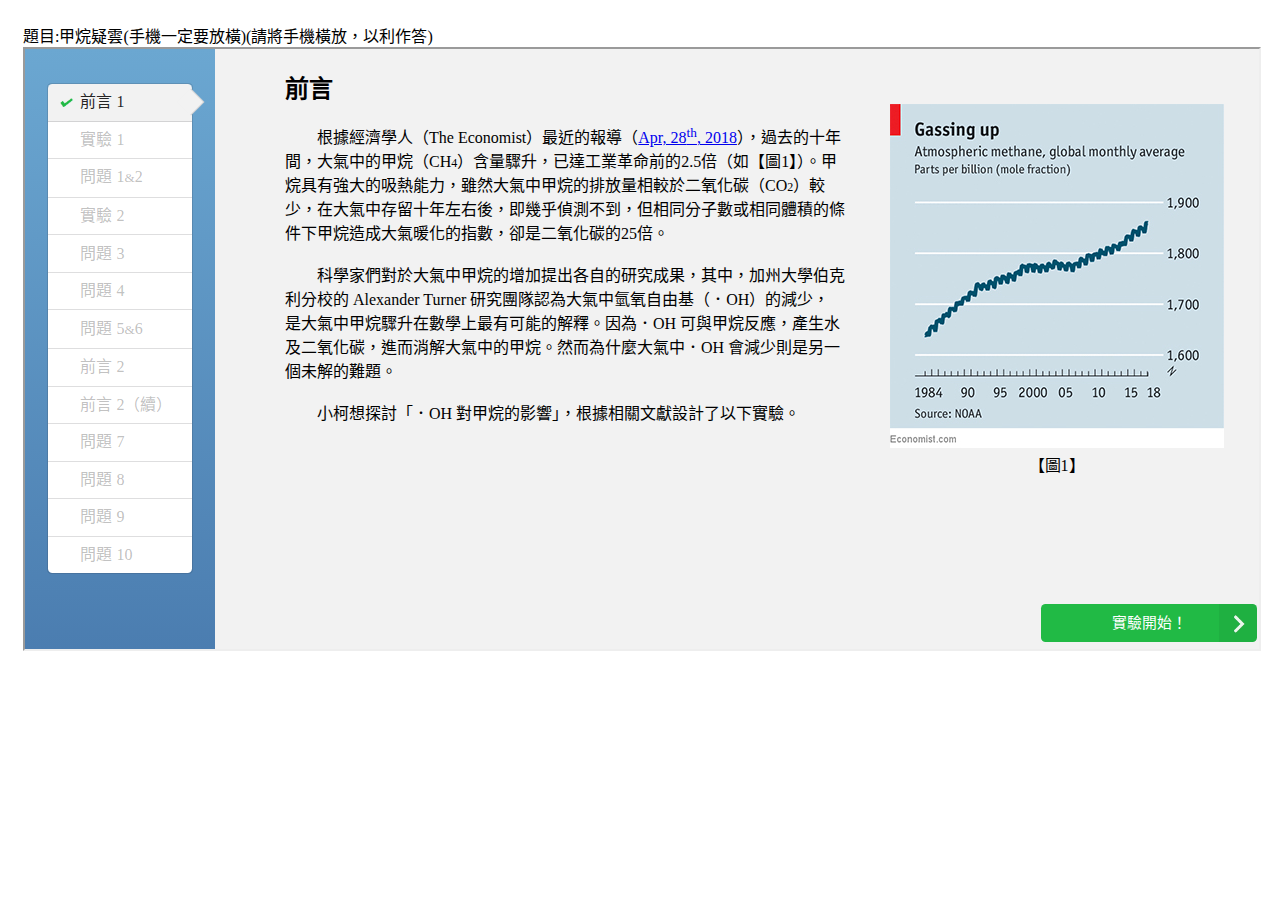
<file: environment.html>
﻿<!doctype html>
<html lang="zh-tw">
<head>
	<meta charset="UTF-8">
	<title>甲烷疑雲 - 測試環境</title>
</head>

<body>
<div data-role="content" id="rssBox" class="ui-content" role="main">
	<input type="hidden" name="qid" value="121870">
	<input type="hidden" name="qstyle" value="game_quiz">
		
	<div style="padding: 15px">
		<label for="textinput-fc">題目:甲烷疑雲(手機一定要放橫)(請將手機橫放，以利作答)</label><br>
		<iframe src="index.html" style="height: 600px; width:100%">
		</iframe>
	</div>
</div>
</body>
</html>
</file>
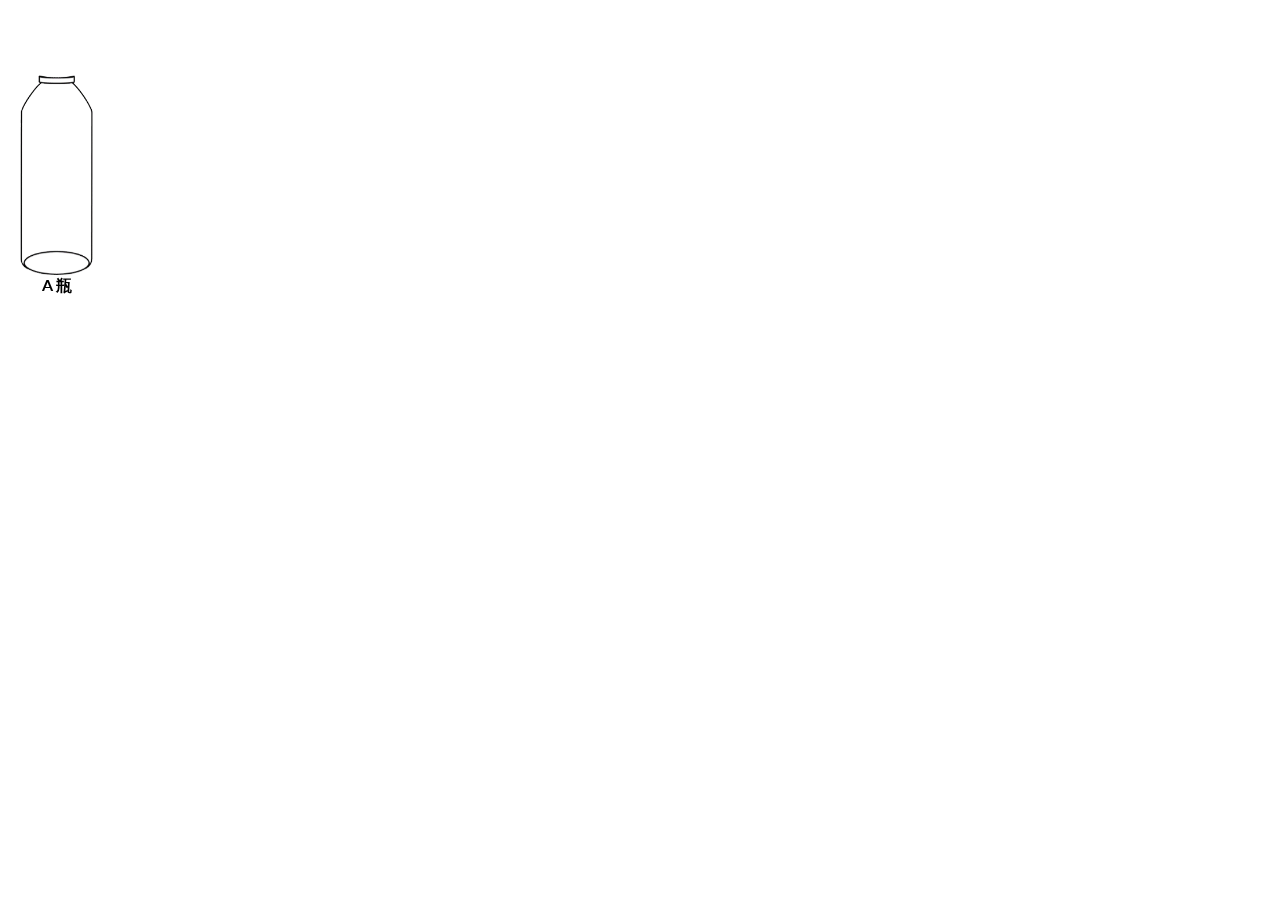
<file: exp1.html>
<!DOCTYPE html>
<html><head><meta name="GCD" content="YTk3ODQ3ZWZhN2I4NzZmMzBkNTEwYjJl76e57e60d7f12836ad377f08ec454ed3"/>
  <meta charset="utf-8">
  <title>Exp 1</title>
  <meta name="generator" content="Google Web Designer 15.0.1.0922">
  <style type="text/css" id="gwd-text-style">p {
    margin: 0px;
}
h1 {
    margin: 0px;
}
h2 {
    margin: 0px;
}
h3 {
    margin: 0px;
}</style>
  <style type="text/css">html,
body {
    width: 100%;
    height: 100%;
    margin: 0px;
}
body {
    background-color: transparent;
    transform: matrix3d(1, 0, 0, 0, 0, 1, 0, 0, 0, 0, 1, 0, 0, 0, 0, 1);
    -webkit-transform: matrix3d(1, 0, 0, 0, 0, 1, 0, 0, 0, 0, 1, 0, 0, 0, 0, 1);
    -moz-transform: matrix3d(1, 0, 0, 0, 0, 1, 0, 0, 0, 0, 1, 0, 0, 0, 0, 1);
    perspective: 1400px;
    -webkit-perspective: 1400px;
    -moz-perspective: 1400px;
    transform-style: preserve-3d;
    -webkit-transform-style: preserve-3d;
    -moz-transform-style: preserve-3d;
}
body * {
    transform-style: preserve-3d;
    -webkit-transform-style: preserve-3d;
    -moz-transform-style: preserve-3d;
}
.gwd-div-1y1s {
    position: absolute;
    top: -75px;
    height: 380px;
    left: -60px;
    width: 230px;
}
.gwd-img-6916 {
    position: absolute;
    height: 200px;
    width: 73.04px;
    left: 51px;
    top: 90px;
}
.gwd-img-had5 {
    left: 80px;
    top: 150px;
}
.gwd-p-gszi {
    position: absolute;
    font-family: Lato, "Microsoft JhengHei";
    transform-origin: 30.5px -155.2px 0px;
    -webkit-transform-origin: 30.5px -155.2px 0px;
    -moz-transform-origin: 30.5px -155.2px 0px;
    font-weight: bold;
    text-align: center;
    height: 30px;
    width: 37.7px;
    top: 350px;
    left: 98px;
}
.gwd-img-1cvm {
    position: absolute;
    width: 16px;
    height: 16px;
    top: 128px;
    left: 109px;
    visibility: visible;
    opacity: 0;
    transform-style: preserve-3d;
    -webkit-transform-style: preserve-3d;
    -moz-transform-style: preserve-3d;
    transform: translate3d(0px, 0px, 0px);
    -webkit-transform: translate3d(0px, 0px, 0px);
    -moz-transform: translate3d(0px, 0px, 0px);
}
@keyframes gwd-gen-13u9gwdanimation_gwd-keyframes {
    0% {
        opacity: 0;
        transform: translate3d(0px, 0px, 0px);
        -webkit-transform: translate3d(0px, 0px, 0px);
        -moz-transform: translate3d(0px, 0px, 0px);
        animation-timing-function: linear;
        -webkit-animation-timing-function: linear;
        -moz-animation-timing-function: linear;
    }
    25% {
        opacity: 0;
        transform: translate3d(0px, 0px, 0px);
        -webkit-transform: translate3d(0px, 0px, 0px);
        -moz-transform: translate3d(0px, 0px, 0px);
        animation-timing-function: linear;
        -webkit-animation-timing-function: linear;
        -moz-animation-timing-function: linear;
    }
    37.5% {
        opacity: 1;
        transform: translate3d(0px, 0px, 0px);
        -webkit-transform: translate3d(0px, 0px, 0px);
        -moz-transform: translate3d(0px, 0px, 0px);
        animation-timing-function: ease-in;
        -webkit-animation-timing-function: ease-in;
        -moz-animation-timing-function: ease-in;
    }
    87.5% {
        opacity: 1;
        transform: translate3d(0px, 198px, 0px);
        -webkit-transform: translate3d(0px, 198px, 0px);
        -moz-transform: translate3d(0px, 198px, 0px);
        animation-timing-function: linear;
        -webkit-animation-timing-function: linear;
        -moz-animation-timing-function: linear;
    }
    100% {
        opacity: 0;
        transform: translate3d(0px, 198px, 0px);
        -webkit-transform: translate3d(0px, 198px, 0px);
        -moz-transform: translate3d(0px, 198px, 0px);
        animation-timing-function: linear;
        -webkit-animation-timing-function: linear;
        -moz-animation-timing-function: linear;
    }
}
@-webkit-keyframes gwd-gen-13u9gwdanimation_gwd-keyframes {
    0% {
        opacity: 0;
        -webkit-transform: translate3d(0px, 0px, 0px);
        -webkit-animation-timing-function: linear;
    }
    25% {
        opacity: 0;
        -webkit-transform: translate3d(0px, 0px, 0px);
        -webkit-animation-timing-function: linear;
    }
    37.5% {
        opacity: 1;
        -webkit-transform: translate3d(0px, 0px, 0px);
        -webkit-animation-timing-function: ease-in;
    }
    87.5% {
        opacity: 1;
        -webkit-transform: translate3d(0px, 198px, 0px);
        -webkit-animation-timing-function: linear;
    }
    100% {
        opacity: 0;
        -webkit-transform: translate3d(0px, 198px, 0px);
        -webkit-animation-timing-function: linear;
    }
}
@-moz-keyframes gwd-gen-13u9gwdanimation_gwd-keyframes {
    0% {
        opacity: 0;
        -moz-transform: translate3d(0px, 0px, 0px);
        -moz-animation-timing-function: linear;
    }
    25% {
        opacity: 0;
        -moz-transform: translate3d(0px, 0px, 0px);
        -moz-animation-timing-function: linear;
    }
    37.5% {
        opacity: 1;
        -moz-transform: translate3d(0px, 0px, 0px);
        -moz-animation-timing-function: ease-in;
    }
    87.5% {
        opacity: 1;
        -moz-transform: translate3d(0px, 198px, 0px);
        -moz-animation-timing-function: linear;
    }
    100% {
        opacity: 0;
        -moz-transform: translate3d(0px, 198px, 0px);
        -moz-animation-timing-function: linear;
    }
}
#exp1_anim .gwd-gen-13u9gwdanimation {
    animation: 0.8s linear 0s 1 normal forwards gwd-gen-13u9gwdanimation_gwd-keyframes;
    -webkit-animation: 0.8s linear 0s 1 normal forwards gwd-gen-13u9gwdanimation_gwd-keyframes;
    -moz-animation: 0.8s linear 0s 1 normal forwards gwd-gen-13u9gwdanimation_gwd-keyframes;
}
.gwd-oval-akii {
    position: absolute;
    width: 39.3px;
    height: 14px;
    stroke-width: 1px;
    stroke: none;
    fill: rgb(0, 145, 211);
    left: 97px;
    top: 331px;
    opacity: 0;
    transform: scale3d(0.2, 0.2, 0.2);
    -webkit-transform: scale3d(0.2, 0.2, 0.2);
    -moz-transform: scale3d(0.2, 0.2, 0.2);
    transform-style: preserve-3d;
    -webkit-transform-style: preserve-3d;
    -moz-transform-style: preserve-3d;
}
@keyframes gwd-gen-udfwgwdanimation_gwd-keyframes {
    0% {
        opacity: 0;
        transform: scale3d(0.2, 0.2, 0.2);
        -webkit-transform: scale3d(0.2, 0.2, 0.2);
        -moz-transform: scale3d(0.2, 0.2, 0.2);
        animation-timing-function: linear;
        -webkit-animation-timing-function: linear;
        -moz-animation-timing-function: linear;
    }
    28.57% {
        opacity: 0;
        transform: scale3d(0.2, 0.2, 0.2);
        -webkit-transform: scale3d(0.2, 0.2, 0.2);
        -moz-transform: scale3d(0.2, 0.2, 0.2);
        animation-timing-function: linear;
        -webkit-animation-timing-function: linear;
        -moz-animation-timing-function: linear;
    }
    33.33% {
        opacity: 1;
        transform: scale3d(1, 1, 1);
        -webkit-transform: scale3d(1, 1, 1);
        -moz-transform: scale3d(1, 1, 1);
        animation-timing-function: linear;
        -webkit-animation-timing-function: linear;
        -moz-animation-timing-function: linear;
    }
    80.95% {
        opacity: 1;
        transform: scale3d(1, 1, 1);
        -webkit-transform: scale3d(1, 1, 1);
        -moz-transform: scale3d(1, 1, 1);
        animation-timing-function: linear;
        -webkit-animation-timing-function: linear;
        -moz-animation-timing-function: linear;
    }
    100% {
        opacity: 0;
        transform: scale3d(0.2, 0.2, 0.2);
        -webkit-transform: scale3d(0.2, 0.2, 0.2);
        -moz-transform: scale3d(0.2, 0.2, 0.2);
        animation-timing-function: linear;
        -webkit-animation-timing-function: linear;
        -moz-animation-timing-function: linear;
    }
}
@-webkit-keyframes gwd-gen-udfwgwdanimation_gwd-keyframes {
    0% {
        opacity: 0;
        -webkit-transform: scale3d(0.2, 0.2, 0.2);
        -webkit-animation-timing-function: linear;
    }
    28.57% {
        opacity: 0;
        -webkit-transform: scale3d(0.2, 0.2, 0.2);
        -webkit-animation-timing-function: linear;
    }
    33.33% {
        opacity: 1;
        -webkit-transform: scale3d(1, 1, 1);
        -webkit-animation-timing-function: linear;
    }
    80.95% {
        opacity: 1;
        -webkit-transform: scale3d(1, 1, 1);
        -webkit-animation-timing-function: linear;
    }
    100% {
        opacity: 0;
        -webkit-transform: scale3d(0.2, 0.2, 0.2);
        -webkit-animation-timing-function: linear;
    }
}
@-moz-keyframes gwd-gen-udfwgwdanimation_gwd-keyframes {
    0% {
        opacity: 0;
        -moz-transform: scale3d(0.2, 0.2, 0.2);
        -moz-animation-timing-function: linear;
    }
    28.57% {
        opacity: 0;
        -moz-transform: scale3d(0.2, 0.2, 0.2);
        -moz-animation-timing-function: linear;
    }
    33.33% {
        opacity: 1;
        -moz-transform: scale3d(1, 1, 1);
        -moz-animation-timing-function: linear;
    }
    80.95% {
        opacity: 1;
        -moz-transform: scale3d(1, 1, 1);
        -moz-animation-timing-function: linear;
    }
    100% {
        opacity: 0;
        -moz-transform: scale3d(0.2, 0.2, 0.2);
        -moz-animation-timing-function: linear;
    }
}
#exp1_anim .gwd-gen-udfwgwdanimation {
    animation: 2.1s linear 0.1s 1 normal forwards gwd-gen-udfwgwdanimation_gwd-keyframes;
    -webkit-animation: 2.1s linear 0.1s 1 normal forwards gwd-gen-udfwgwdanimation_gwd-keyframes;
    -moz-animation: 2.1s linear 0.1s 1 normal forwards gwd-gen-udfwgwdanimation_gwd-keyframes;
}
.gwd-div-5svf {
    position: absolute;
    width: 34px;
    height: 20.4px;
    left: 100px;
    top: 110px;
    opacity: 0;
}
.gwd-img-1jp9 {
    position: absolute;
    left: 0px;
    top: 0px;
    width: 34px;
    height: 20.4px;
    opacity: 1;
    margin: 0px;
}
.gwd-img-s3kc {
    position: absolute;
    width: 34px;
    height: 20.4px;
    left: 0px;
    top: 0px;
    opacity: 0;
    margin: 0px;
}
.gwd-img-cdx5 {
    position: absolute;
    width: 34px;
    height: 20.4px;
    left: 0px;
    top: 0px;
    opacity: 0;
    margin: 0px;
}
@keyframes gwd-gen-1lnigwdanimation_gwd-keyframes {
    0% {
        opacity: 0;
        top: 110px;
        animation-timing-function: linear;
        -webkit-animation-timing-function: linear;
        -moz-animation-timing-function: linear;
    }
    50% {
        opacity: 0;
        top: 110px;
        animation-timing-function: linear;
        -webkit-animation-timing-function: linear;
        -moz-animation-timing-function: linear;
    }
    71.43% {
        opacity: 1;
        top: 118.74px;
        animation-timing-function: linear;
        -webkit-animation-timing-function: linear;
        -moz-animation-timing-function: linear;
    }
    100% {
        opacity: 1;
        top: 133px;
        animation-timing-function: linear;
        -webkit-animation-timing-function: linear;
        -moz-animation-timing-function: linear;
    }
}
@-webkit-keyframes gwd-gen-1lnigwdanimation_gwd-keyframes {
    0% {
        opacity: 0;
        top: 110px;
        -webkit-animation-timing-function: linear;
    }
    50% {
        opacity: 0;
        top: 110px;
        -webkit-animation-timing-function: linear;
    }
    71.43% {
        opacity: 1;
        top: 118.74px;
        -webkit-animation-timing-function: linear;
    }
    100% {
        opacity: 1;
        top: 133px;
        -webkit-animation-timing-function: linear;
    }
}
@-moz-keyframes gwd-gen-1lnigwdanimation_gwd-keyframes {
    0% {
        opacity: 0;
        top: 110px;
        -moz-animation-timing-function: linear;
    }
    50% {
        opacity: 0;
        top: 110px;
        -moz-animation-timing-function: linear;
    }
    71.43% {
        opacity: 1;
        top: 118.74px;
        -moz-animation-timing-function: linear;
    }
    100% {
        opacity: 1;
        top: 133px;
        -moz-animation-timing-function: linear;
    }
}
#exp1_anim .gwd-gen-1lnigwdanimation {
    animation: 1.4s linear 0.1s 1 normal forwards gwd-gen-1lnigwdanimation_gwd-keyframes;
    -webkit-animation: 1.4s linear 0.1s 1 normal forwards gwd-gen-1lnigwdanimation_gwd-keyframes;
    -moz-animation: 1.4s linear 0.1s 1 normal forwards gwd-gen-1lnigwdanimation_gwd-keyframes;
}
.gwd-div-u7g9 {
    position: absolute;
    width: 115px;
    height: 200px;
    top: 150px;
    left: 58px;
    opacity: 0;
}
.gwd-img-7h86 {
    position: absolute;
    width: 51px;
    height: 51px;
    transform-origin: 25.5px 25.5px 0px;
    -webkit-transform-origin: 25.5px 25.5px 0px;
    -moz-transform-origin: 25.5px 25.5px 0px;
    left: 24px;
    top: 147px;
    opacity: 0;
    transform-style: preserve-3d;
    -webkit-transform-style: preserve-3d;
    -moz-transform-style: preserve-3d;
    transform: translate3d(0px, 0px, 0px) scale3d(0.2, 0.2, 0.2);
    -webkit-transform: translate3d(0px, 0px, 0px) scale3d(0.2, 0.2, 0.2);
    -moz-transform: translate3d(0px, 0px, 0px) scale3d(0.2, 0.2, 0.2);
}
@keyframes gwd-gen-qyk0gwdanimation_gwd-keyframes {
    0% {
        opacity: 0;
        transform: translate3d(0px, 0px, 0px) scale3d(0.2, 0.2, 0.2);
        -webkit-transform: translate3d(0px, 0px, 0px) scale3d(0.2, 0.2, 0.2);
        -moz-transform: translate3d(0px, 0px, 0px) scale3d(0.2, 0.2, 0.2);
        animation-timing-function: linear;
        -webkit-animation-timing-function: linear;
        -moz-animation-timing-function: linear;
    }
    8.33% {
        opacity: 1;
        transform: translate3d(0px, 0px, 0px) scale3d(0.2, 0.2, 0.2);
        -webkit-transform: translate3d(0px, 0px, 0px) scale3d(0.2, 0.2, 0.2);
        -moz-transform: translate3d(0px, 0px, 0px) scale3d(0.2, 0.2, 0.2);
        animation-timing-function: linear;
        -webkit-animation-timing-function: linear;
        -moz-animation-timing-function: linear;
    }
    83.33% {
        opacity: 1;
        animation-timing-function: linear;
        -webkit-animation-timing-function: linear;
        -moz-animation-timing-function: linear;
    }
    100% {
        opacity: 0;
        transform: translate3d(0px, -70px, 0px) scale3d(1, 1, 1);
        -webkit-transform: translate3d(0px, -70px, 0px) scale3d(1, 1, 1);
        -moz-transform: translate3d(0px, -70px, 0px) scale3d(1, 1, 1);
        animation-timing-function: linear;
        -webkit-animation-timing-function: linear;
        -moz-animation-timing-function: linear;
    }
}
@-webkit-keyframes gwd-gen-qyk0gwdanimation_gwd-keyframes {
    0% {
        opacity: 0;
        -webkit-transform: translate3d(0px, 0px, 0px) scale3d(0.2, 0.2, 0.2);
        -webkit-animation-timing-function: linear;
    }
    8.33% {
        opacity: 1;
        -webkit-transform: translate3d(0px, 0px, 0px) scale3d(0.2, 0.2, 0.2);
        -webkit-animation-timing-function: linear;
    }
    83.33% {
        opacity: 1;
        -webkit-animation-timing-function: linear;
    }
    100% {
        opacity: 0;
        -webkit-transform: translate3d(0px, -70px, 0px) scale3d(1, 1, 1);
        -webkit-animation-timing-function: linear;
    }
}
@-moz-keyframes gwd-gen-qyk0gwdanimation_gwd-keyframes {
    0% {
        opacity: 0;
        -moz-transform: translate3d(0px, 0px, 0px) scale3d(0.2, 0.2, 0.2);
        -moz-animation-timing-function: linear;
    }
    8.33% {
        opacity: 1;
        -moz-transform: translate3d(0px, 0px, 0px) scale3d(0.2, 0.2, 0.2);
        -moz-animation-timing-function: linear;
    }
    83.33% {
        opacity: 1;
        -moz-animation-timing-function: linear;
    }
    100% {
        opacity: 0;
        -moz-transform: translate3d(0px, -70px, 0px) scale3d(1, 1, 1);
        -moz-animation-timing-function: linear;
    }
}
#exp1_steamA .gwd-gen-qyk0gwdanimation {
    animation: 1.2s linear 0.2s 1 normal forwards gwd-gen-qyk0gwdanimation_gwd-keyframes;
    -webkit-animation: 1.2s linear 0.2s 1 normal forwards gwd-gen-qyk0gwdanimation_gwd-keyframes;
    -moz-animation: 1.2s linear 0.2s 1 normal forwards gwd-gen-qyk0gwdanimation_gwd-keyframes;
}
.gwd-img-fgsb {
    transform: translate3d(14px, 15px, 0px) scale3d(0.2, 0.2, 0.2);
    -webkit-transform: translate3d(14px, 15px, 0px) scale3d(0.2, 0.2, 0.2);
    -moz-transform: translate3d(14px, 15px, 0px) scale3d(0.2, 0.2, 0.2);
}
@keyframes gwd-gen-1vatgwdanimation_gwd-keyframes {
    0% {
        opacity: 0;
        transform: translate3d(4px, 7px, 0px) scale3d(0.2, 0.2, 0.2);
        -webkit-transform: translate3d(4px, 7px, 0px) scale3d(0.2, 0.2, 0.2);
        -moz-transform: translate3d(4px, 7px, 0px) scale3d(0.2, 0.2, 0.2);
        animation-timing-function: linear;
        -webkit-animation-timing-function: linear;
        -moz-animation-timing-function: linear;
    }
    7.69% {
        opacity: 1;
        animation-timing-function: linear;
        -webkit-animation-timing-function: linear;
        -moz-animation-timing-function: linear;
    }
    84.62% {
        opacity: 1;
        animation-timing-function: linear;
        -webkit-animation-timing-function: linear;
        -moz-animation-timing-function: linear;
    }
    100% {
        opacity: 0;
        transform: translate3d(4px, -80px, 0px) scale3d(1, 1, 1);
        -webkit-transform: translate3d(4px, -80px, 0px) scale3d(1, 1, 1);
        -moz-transform: translate3d(4px, -80px, 0px) scale3d(1, 1, 1);
        animation-timing-function: linear;
        -webkit-animation-timing-function: linear;
        -moz-animation-timing-function: linear;
    }
}
@-webkit-keyframes gwd-gen-1vatgwdanimation_gwd-keyframes {
    0% {
        opacity: 0;
        -webkit-transform: translate3d(4px, 7px, 0px) scale3d(0.2, 0.2, 0.2);
        -webkit-animation-timing-function: linear;
    }
    7.69% {
        opacity: 1;
        -webkit-animation-timing-function: linear;
    }
    84.62% {
        opacity: 1;
        -webkit-animation-timing-function: linear;
    }
    100% {
        opacity: 0;
        -webkit-transform: translate3d(4px, -80px, 0px) scale3d(1, 1, 1);
        -webkit-animation-timing-function: linear;
    }
}
@-moz-keyframes gwd-gen-1vatgwdanimation_gwd-keyframes {
    0% {
        opacity: 0;
        -moz-transform: translate3d(4px, 7px, 0px) scale3d(0.2, 0.2, 0.2);
        -moz-animation-timing-function: linear;
    }
    7.69% {
        opacity: 1;
        -moz-animation-timing-function: linear;
    }
    84.62% {
        opacity: 1;
        -moz-animation-timing-function: linear;
    }
    100% {
        opacity: 0;
        -moz-transform: translate3d(4px, -80px, 0px) scale3d(1, 1, 1);
        -moz-animation-timing-function: linear;
    }
}
#exp1_steamA .gwd-gen-1vatgwdanimation {
    animation: 1.3s linear 0.5s 1 normal forwards gwd-gen-1vatgwdanimation_gwd-keyframes;
    -webkit-animation: 1.3s linear 0.5s 1 normal forwards gwd-gen-1vatgwdanimation_gwd-keyframes;
    -moz-animation: 1.3s linear 0.5s 1 normal forwards gwd-gen-1vatgwdanimation_gwd-keyframes;
}
.gwd-img-fo7a {
    transform: translate3d(4px, 7px, 0px) scale3d(0.2, 0.2, 0.2);
    -webkit-transform: translate3d(4px, 7px, 0px) scale3d(0.2, 0.2, 0.2);
    -moz-transform: translate3d(4px, 7px, 0px) scale3d(0.2, 0.2, 0.2);
    width: 64px;
    height: 64px;
}
.gwd-img-b2ra {
    width: 64px;
    height: 64px;
}
@keyframes gwd-gen-1mv2gwdanimation_gwd-keyframes {
    0% {
        opacity: 0;
        transform: translate3d(14px, 15px, 0px) scale3d(0.2, 0.2, 0.2);
        -webkit-transform: translate3d(14px, 15px, 0px) scale3d(0.2, 0.2, 0.2);
        -moz-transform: translate3d(14px, 15px, 0px) scale3d(0.2, 0.2, 0.2);
        animation-timing-function: linear;
        -webkit-animation-timing-function: linear;
        -moz-animation-timing-function: linear;
    }
    7.69% {
        opacity: 1;
        animation-timing-function: linear;
        -webkit-animation-timing-function: linear;
        -moz-animation-timing-function: linear;
    }
    84.62% {
        opacity: 1;
        animation-timing-function: linear;
        -webkit-animation-timing-function: linear;
        -moz-animation-timing-function: linear;
    }
    100% {
        opacity: 0;
        transform: translate3d(14px, -65px, 0px) scale3d(1, 1, 1);
        -webkit-transform: translate3d(14px, -65px, 0px) scale3d(1, 1, 1);
        -moz-transform: translate3d(14px, -65px, 0px) scale3d(1, 1, 1);
        animation-timing-function: linear;
        -webkit-animation-timing-function: linear;
        -moz-animation-timing-function: linear;
    }
}
@-webkit-keyframes gwd-gen-1mv2gwdanimation_gwd-keyframes {
    0% {
        opacity: 0;
        -webkit-transform: translate3d(14px, 15px, 0px) scale3d(0.2, 0.2, 0.2);
        -webkit-animation-timing-function: linear;
    }
    7.69% {
        opacity: 1;
        -webkit-animation-timing-function: linear;
    }
    84.62% {
        opacity: 1;
        -webkit-animation-timing-function: linear;
    }
    100% {
        opacity: 0;
        -webkit-transform: translate3d(14px, -65px, 0px) scale3d(1, 1, 1);
        -webkit-animation-timing-function: linear;
    }
}
@-moz-keyframes gwd-gen-1mv2gwdanimation_gwd-keyframes {
    0% {
        opacity: 0;
        -moz-transform: translate3d(14px, 15px, 0px) scale3d(0.2, 0.2, 0.2);
        -moz-animation-timing-function: linear;
    }
    7.69% {
        opacity: 1;
        -moz-animation-timing-function: linear;
    }
    84.62% {
        opacity: 1;
        -moz-animation-timing-function: linear;
    }
    100% {
        opacity: 0;
        -moz-transform: translate3d(14px, -65px, 0px) scale3d(1, 1, 1);
        -moz-animation-timing-function: linear;
    }
}
#exp1_steamA .gwd-gen-1mv2gwdanimation {
    animation: 1.3s linear 0.3s 1 normal forwards gwd-gen-1mv2gwdanimation_gwd-keyframes;
    -webkit-animation: 1.3s linear 0.3s 1 normal forwards gwd-gen-1mv2gwdanimation_gwd-keyframes;
    -moz-animation: 1.3s linear 0.3s 1 normal forwards gwd-gen-1mv2gwdanimation_gwd-keyframes;
}
.gwd-img-u7bj {
    transform: translate3d(14px, 15px, 0px) scale3d(0.2, 0.2, 0.2);
    -webkit-transform: translate3d(14px, 15px, 0px) scale3d(0.2, 0.2, 0.2);
    -moz-transform: translate3d(14px, 15px, 0px) scale3d(0.2, 0.2, 0.2);
}
.gwd-oval-1t4i {
    position: absolute;
    width: 18px;
    height: 18px;
    left: 197px;
    top: 322.6px;
    stroke: rgb(0, 0, 0);
    stroke-width: 1px;
    fill: rgb(73, 157, 195);
}
@keyframes gwd-gen-rqr6gwdanimation_gwd-keyframes {
    0% {
        opacity: 1;
        animation-timing-function: step-end;
        -webkit-animation-timing-function: step-end;
        -moz-animation-timing-function: step-end;
    }
    6.25% {
        opacity: 0;
        animation-timing-function: step-end;
        -webkit-animation-timing-function: step-end;
        -moz-animation-timing-function: step-end;
    }
    18.75% {
        opacity: 1;
        animation-timing-function: step-end;
        -webkit-animation-timing-function: step-end;
        -moz-animation-timing-function: step-end;
    }
    25% {
        opacity: 0;
        animation-timing-function: step-end;
        -webkit-animation-timing-function: step-end;
        -moz-animation-timing-function: step-end;
    }
    37.5% {
        opacity: 1;
        animation-timing-function: step-end;
        -webkit-animation-timing-function: step-end;
        -moz-animation-timing-function: step-end;
    }
    43.75% {
        opacity: 0;
        animation-timing-function: step-end;
        -webkit-animation-timing-function: step-end;
        -moz-animation-timing-function: step-end;
    }
    56.25% {
        opacity: 1;
        animation-timing-function: step-end;
        -webkit-animation-timing-function: step-end;
        -moz-animation-timing-function: step-end;
    }
    62.5% {
        opacity: 0;
        animation-timing-function: step-end;
        -webkit-animation-timing-function: step-end;
        -moz-animation-timing-function: step-end;
    }
    75% {
        opacity: 1;
        animation-timing-function: step-end;
        -webkit-animation-timing-function: step-end;
        -moz-animation-timing-function: step-end;
    }
    81.25% {
        opacity: 0;
        animation-timing-function: step-end;
        -webkit-animation-timing-function: step-end;
        -moz-animation-timing-function: step-end;
    }
    93.75% {
        opacity: 1;
        animation-timing-function: step-end;
        -webkit-animation-timing-function: step-end;
        -moz-animation-timing-function: step-end;
    }
    100% {
        opacity: 0;
        animation-timing-function: step-end;
        -webkit-animation-timing-function: step-end;
        -moz-animation-timing-function: step-end;
    }
}
@-webkit-keyframes gwd-gen-rqr6gwdanimation_gwd-keyframes {
    0% {
        opacity: 1;
        -webkit-animation-timing-function: step-end;
    }
    6.25% {
        opacity: 0;
        -webkit-animation-timing-function: step-end;
    }
    18.75% {
        opacity: 1;
        -webkit-animation-timing-function: step-end;
    }
    25% {
        opacity: 0;
        -webkit-animation-timing-function: step-end;
    }
    37.5% {
        opacity: 1;
        -webkit-animation-timing-function: step-end;
    }
    43.75% {
        opacity: 0;
        -webkit-animation-timing-function: step-end;
    }
    56.25% {
        opacity: 1;
        -webkit-animation-timing-function: step-end;
    }
    62.5% {
        opacity: 0;
        -webkit-animation-timing-function: step-end;
    }
    75% {
        opacity: 1;
        -webkit-animation-timing-function: step-end;
    }
    81.25% {
        opacity: 0;
        -webkit-animation-timing-function: step-end;
    }
    93.75% {
        opacity: 1;
        -webkit-animation-timing-function: step-end;
    }
    100% {
        opacity: 0;
        -webkit-animation-timing-function: step-end;
    }
}
@-moz-keyframes gwd-gen-rqr6gwdanimation_gwd-keyframes {
    0% {
        opacity: 1;
        -moz-animation-timing-function: step-end;
    }
    6.25% {
        opacity: 0;
        -moz-animation-timing-function: step-end;
    }
    18.75% {
        opacity: 1;
        -moz-animation-timing-function: step-end;
    }
    25% {
        opacity: 0;
        -moz-animation-timing-function: step-end;
    }
    37.5% {
        opacity: 1;
        -moz-animation-timing-function: step-end;
    }
    43.75% {
        opacity: 0;
        -moz-animation-timing-function: step-end;
    }
    56.25% {
        opacity: 1;
        -moz-animation-timing-function: step-end;
    }
    62.5% {
        opacity: 0;
        -moz-animation-timing-function: step-end;
    }
    75% {
        opacity: 1;
        -moz-animation-timing-function: step-end;
    }
    81.25% {
        opacity: 0;
        -moz-animation-timing-function: step-end;
    }
    93.75% {
        opacity: 1;
        -moz-animation-timing-function: step-end;
    }
    100% {
        opacity: 0;
        -moz-animation-timing-function: step-end;
    }
}
#exp1_capA .gwd-gen-rqr6gwdanimation {
    animation: 1.6s linear 0.1s 1 normal forwards gwd-gen-rqr6gwdanimation_gwd-keyframes;
    -webkit-animation: 1.6s linear 0.1s 1 normal forwards gwd-gen-rqr6gwdanimation_gwd-keyframes;
    -moz-animation: 1.6s linear 0.1s 1 normal forwards gwd-gen-rqr6gwdanimation_gwd-keyframes;
}
@keyframes gwd-gen-relrgwdanimation_gwd-keyframes {
    0% {
        opacity: 0;
        animation-timing-function: step-end;
        -webkit-animation-timing-function: step-end;
        -moz-animation-timing-function: step-end;
    }
    6.25% {
        opacity: 1;
        animation-timing-function: step-end;
        -webkit-animation-timing-function: step-end;
        -moz-animation-timing-function: step-end;
    }
    12.5% {
        opacity: 0;
        animation-timing-function: step-end;
        -webkit-animation-timing-function: step-end;
        -moz-animation-timing-function: step-end;
    }
    25% {
        opacity: 1;
        animation-timing-function: step-end;
        -webkit-animation-timing-function: step-end;
        -moz-animation-timing-function: step-end;
    }
    31.25% {
        opacity: 0;
        animation-timing-function: step-end;
        -webkit-animation-timing-function: step-end;
        -moz-animation-timing-function: step-end;
    }
    43.75% {
        opacity: 1;
        animation-timing-function: step-end;
        -webkit-animation-timing-function: step-end;
        -moz-animation-timing-function: step-end;
    }
    50% {
        opacity: 0;
        animation-timing-function: step-end;
        -webkit-animation-timing-function: step-end;
        -moz-animation-timing-function: step-end;
    }
    62.5% {
        opacity: 1;
        animation-timing-function: step-end;
        -webkit-animation-timing-function: step-end;
        -moz-animation-timing-function: step-end;
    }
    68.75% {
        opacity: 0;
        animation-timing-function: step-end;
        -webkit-animation-timing-function: step-end;
        -moz-animation-timing-function: step-end;
    }
    81.25% {
        opacity: 1;
        animation-timing-function: step-end;
        -webkit-animation-timing-function: step-end;
        -moz-animation-timing-function: step-end;
    }
    87.5% {
        opacity: 0;
        animation-timing-function: step-end;
        -webkit-animation-timing-function: step-end;
        -moz-animation-timing-function: step-end;
    }
    100% {
        opacity: 1;
        animation-timing-function: step-end;
        -webkit-animation-timing-function: step-end;
        -moz-animation-timing-function: step-end;
    }
}
@-webkit-keyframes gwd-gen-relrgwdanimation_gwd-keyframes {
    0% {
        opacity: 0;
        -webkit-animation-timing-function: step-end;
    }
    6.25% {
        opacity: 1;
        -webkit-animation-timing-function: step-end;
    }
    12.5% {
        opacity: 0;
        -webkit-animation-timing-function: step-end;
    }
    25% {
        opacity: 1;
        -webkit-animation-timing-function: step-end;
    }
    31.25% {
        opacity: 0;
        -webkit-animation-timing-function: step-end;
    }
    43.75% {
        opacity: 1;
        -webkit-animation-timing-function: step-end;
    }
    50% {
        opacity: 0;
        -webkit-animation-timing-function: step-end;
    }
    62.5% {
        opacity: 1;
        -webkit-animation-timing-function: step-end;
    }
    68.75% {
        opacity: 0;
        -webkit-animation-timing-function: step-end;
    }
    81.25% {
        opacity: 1;
        -webkit-animation-timing-function: step-end;
    }
    87.5% {
        opacity: 0;
        -webkit-animation-timing-function: step-end;
    }
    100% {
        opacity: 1;
        -webkit-animation-timing-function: step-end;
    }
}
@-moz-keyframes gwd-gen-relrgwdanimation_gwd-keyframes {
    0% {
        opacity: 0;
        -moz-animation-timing-function: step-end;
    }
    6.25% {
        opacity: 1;
        -moz-animation-timing-function: step-end;
    }
    12.5% {
        opacity: 0;
        -moz-animation-timing-function: step-end;
    }
    25% {
        opacity: 1;
        -moz-animation-timing-function: step-end;
    }
    31.25% {
        opacity: 0;
        -moz-animation-timing-function: step-end;
    }
    43.75% {
        opacity: 1;
        -moz-animation-timing-function: step-end;
    }
    50% {
        opacity: 0;
        -moz-animation-timing-function: step-end;
    }
    62.5% {
        opacity: 1;
        -moz-animation-timing-function: step-end;
    }
    68.75% {
        opacity: 0;
        -moz-animation-timing-function: step-end;
    }
    81.25% {
        opacity: 1;
        -moz-animation-timing-function: step-end;
    }
    87.5% {
        opacity: 0;
        -moz-animation-timing-function: step-end;
    }
    100% {
        opacity: 1;
        -moz-animation-timing-function: step-end;
    }
}
#exp1_capA .gwd-gen-relrgwdanimation {
    animation: 1.6s linear 0.1s 1 normal forwards gwd-gen-relrgwdanimation_gwd-keyframes;
    -webkit-animation: 1.6s linear 0.1s 1 normal forwards gwd-gen-relrgwdanimation_gwd-keyframes;
    -moz-animation: 1.6s linear 0.1s 1 normal forwards gwd-gen-relrgwdanimation_gwd-keyframes;
}
@keyframes gwd-gen-1f3pgwdanimation_gwd-keyframes {
    0% {
        opacity: 0;
        animation-timing-function: step-end;
        -webkit-animation-timing-function: step-end;
        -moz-animation-timing-function: step-end;
    }
    13.33% {
        opacity: 1;
        animation-timing-function: step-end;
        -webkit-animation-timing-function: step-end;
        -moz-animation-timing-function: step-end;
    }
    20% {
        opacity: 0;
        animation-timing-function: step-end;
        -webkit-animation-timing-function: step-end;
        -moz-animation-timing-function: step-end;
    }
    33.33% {
        opacity: 1;
        animation-timing-function: step-end;
        -webkit-animation-timing-function: step-end;
        -moz-animation-timing-function: step-end;
    }
    40% {
        opacity: 0;
        animation-timing-function: step-end;
        -webkit-animation-timing-function: step-end;
        -moz-animation-timing-function: step-end;
    }
    53.33% {
        opacity: 1;
        animation-timing-function: step-end;
        -webkit-animation-timing-function: step-end;
        -moz-animation-timing-function: step-end;
    }
    60% {
        opacity: 0;
        animation-timing-function: step-end;
        -webkit-animation-timing-function: step-end;
        -moz-animation-timing-function: step-end;
    }
    73.33% {
        opacity: 1;
        animation-timing-function: step-end;
        -webkit-animation-timing-function: step-end;
        -moz-animation-timing-function: step-end;
    }
    80% {
        opacity: 0;
        animation-timing-function: step-end;
        -webkit-animation-timing-function: step-end;
        -moz-animation-timing-function: step-end;
    }
    93.33% {
        opacity: 1;
        animation-timing-function: step-end;
        -webkit-animation-timing-function: step-end;
        -moz-animation-timing-function: step-end;
    }
    100% {
        opacity: 0;
        animation-timing-function: step-end;
        -webkit-animation-timing-function: step-end;
        -moz-animation-timing-function: step-end;
    }
}
@-webkit-keyframes gwd-gen-1f3pgwdanimation_gwd-keyframes {
    0% {
        opacity: 0;
        -webkit-animation-timing-function: step-end;
    }
    13.33% {
        opacity: 1;
        -webkit-animation-timing-function: step-end;
    }
    20% {
        opacity: 0;
        -webkit-animation-timing-function: step-end;
    }
    33.33% {
        opacity: 1;
        -webkit-animation-timing-function: step-end;
    }
    40% {
        opacity: 0;
        -webkit-animation-timing-function: step-end;
    }
    53.33% {
        opacity: 1;
        -webkit-animation-timing-function: step-end;
    }
    60% {
        opacity: 0;
        -webkit-animation-timing-function: step-end;
    }
    73.33% {
        opacity: 1;
        -webkit-animation-timing-function: step-end;
    }
    80% {
        opacity: 0;
        -webkit-animation-timing-function: step-end;
    }
    93.33% {
        opacity: 1;
        -webkit-animation-timing-function: step-end;
    }
    100% {
        opacity: 0;
        -webkit-animation-timing-function: step-end;
    }
}
@-moz-keyframes gwd-gen-1f3pgwdanimation_gwd-keyframes {
    0% {
        opacity: 0;
        -moz-animation-timing-function: step-end;
    }
    13.33% {
        opacity: 1;
        -moz-animation-timing-function: step-end;
    }
    20% {
        opacity: 0;
        -moz-animation-timing-function: step-end;
    }
    33.33% {
        opacity: 1;
        -moz-animation-timing-function: step-end;
    }
    40% {
        opacity: 0;
        -moz-animation-timing-function: step-end;
    }
    53.33% {
        opacity: 1;
        -moz-animation-timing-function: step-end;
    }
    60% {
        opacity: 0;
        -moz-animation-timing-function: step-end;
    }
    73.33% {
        opacity: 1;
        -moz-animation-timing-function: step-end;
    }
    80% {
        opacity: 0;
        -moz-animation-timing-function: step-end;
    }
    93.33% {
        opacity: 1;
        -moz-animation-timing-function: step-end;
    }
    100% {
        opacity: 0;
        -moz-animation-timing-function: step-end;
    }
}
#exp1_capA .gwd-gen-1f3pgwdanimation {
    animation: 1.5s linear 0.1s 1 normal forwards gwd-gen-1f3pgwdanimation_gwd-keyframes;
    -webkit-animation: 1.5s linear 0.1s 1 normal forwards gwd-gen-1f3pgwdanimation_gwd-keyframes;
    -moz-animation: 1.5s linear 0.1s 1 normal forwards gwd-gen-1f3pgwdanimation_gwd-keyframes;
}
.gwd-img-1vhg {
    transform: translate3d(0px, 0px, 0px) scale3d(0.2, 0.2, 0.2);
    -webkit-transform: translate3d(0px, 0px, 0px) scale3d(0.2, 0.2, 0.2);
    -moz-transform: translate3d(0px, 0px, 0px) scale3d(0.2, 0.2, 0.2);
}
@keyframes gwd-gen-133rgwdanimation_gwd-keyframes {
    0% {
        opacity: 0;
        animation-timing-function: step-end;
        -webkit-animation-timing-function: step-end;
        -moz-animation-timing-function: step-end;
    }
    100% {
        opacity: 1;
        animation-timing-function: step-end;
        -webkit-animation-timing-function: step-end;
        -moz-animation-timing-function: step-end;
    }
}
@-webkit-keyframes gwd-gen-133rgwdanimation_gwd-keyframes {
    0% {
        opacity: 0;
        -webkit-animation-timing-function: step-end;
    }
    100% {
        opacity: 1;
        -webkit-animation-timing-function: step-end;
    }
}
@-moz-keyframes gwd-gen-133rgwdanimation_gwd-keyframes {
    0% {
        opacity: 0;
        -moz-animation-timing-function: step-end;
    }
    100% {
        opacity: 1;
        -moz-animation-timing-function: step-end;
    }
}
#exp1_anim .gwd-gen-133rgwdanimation {
    animation: 1.7s linear 0s 1 normal forwards gwd-gen-133rgwdanimation_gwd-keyframes;
    -webkit-animation: 1.7s linear 0s 1 normal forwards gwd-gen-133rgwdanimation_gwd-keyframes;
    -moz-animation: 1.7s linear 0s 1 normal forwards gwd-gen-133rgwdanimation_gwd-keyframes;
}
.gwd-svg-1qd9 {
    top: 295px;
}
.gwd-img-1rs0 {
    position: absolute;
    top: 152px;
    left: 419px;
    width: 82px;
    height: 82px;
    transform-style: preserve-3d;
    -webkit-transform-style: preserve-3d;
    -moz-transform-style: preserve-3d;
    transform: translate3d(-269px, -65px, 0px) rotateZ(90deg);
    -webkit-transform: translate3d(-269px, -65px, 0px) rotateZ(90deg);
    -moz-transform: translate3d(-269px, -65px, 0px) rotateZ(90deg);
    opacity: 0;
}
@keyframes gwd-gen-1dsigwdanimation_gwd-keyframes {
    0% {
        opacity: 0;
        transform: translate3d(-269px, -65px, 0px) rotateZ(90deg);
        -webkit-transform: translate3d(-269px, -65px, 0px) rotateZ(90deg);
        -moz-transform: translate3d(-269px, -65px, 0px) rotateZ(90deg);
        animation-timing-function: linear;
        -webkit-animation-timing-function: linear;
        -moz-animation-timing-function: linear;
    }
    37.31% {
        opacity: 0;
        transform: translate3d(-269px, -65px, 0px) rotateZ(90deg);
        -webkit-transform: translate3d(-269px, -65px, 0px) rotateZ(90deg);
        -moz-transform: translate3d(-269px, -65px, 0px) rotateZ(90deg);
        animation-timing-function: ease-in-out;
        -webkit-animation-timing-function: ease-in-out;
        -moz-animation-timing-function: ease-in-out;
    }
    44.78% {
        opacity: 1;
        transform: translate3d(-289px, -45px, 0px) rotateZ(90deg);
        -webkit-transform: translate3d(-289px, -45px, 0px) rotateZ(90deg);
        -moz-transform: translate3d(-289px, -45px, 0px) rotateZ(90deg);
        animation-timing-function: linear;
        -webkit-animation-timing-function: linear;
        -moz-animation-timing-function: linear;
    }
    59.7% {
        opacity: 1;
        transform: translate3d(-289px, -45px, 0px) rotateZ(90deg);
        -webkit-transform: translate3d(-289px, -45px, 0px) rotateZ(90deg);
        -moz-transform: translate3d(-289px, -45px, 0px) rotateZ(90deg);
        animation-timing-function: ease-in-out;
        -webkit-animation-timing-function: ease-in-out;
        -moz-animation-timing-function: ease-in-out;
    }
    67.16% {
        opacity: 0;
        transform: translate3d(-269px, -65px, 0px) rotateZ(90deg);
        -webkit-transform: translate3d(-269px, -65px, 0px) rotateZ(90deg);
        -moz-transform: translate3d(-269px, -65px, 0px) rotateZ(90deg);
        animation-timing-function: linear;
        -webkit-animation-timing-function: linear;
        -moz-animation-timing-function: linear;
    }
    71.64% {
        opacity: 0;
        transform: translate3d(-269px, -65px, 0px) rotateZ(90deg);
        -webkit-transform: translate3d(-269px, -65px, 0px) rotateZ(90deg);
        -moz-transform: translate3d(-269px, -65px, 0px) rotateZ(90deg);
        animation-timing-function: ease-in-out;
        -webkit-animation-timing-function: ease-in-out;
        -moz-animation-timing-function: ease-in-out;
    }
    79.1% {
        opacity: 1;
        transform: translate3d(-289px, -45px, 0px) rotateZ(90deg);
        -webkit-transform: translate3d(-289px, -45px, 0px) rotateZ(90deg);
        -moz-transform: translate3d(-289px, -45px, 0px) rotateZ(90deg);
        animation-timing-function: linear;
        -webkit-animation-timing-function: linear;
        -moz-animation-timing-function: linear;
    }
    92.54% {
        opacity: 1;
        transform: translate3d(-289px, -45px, 0px) rotateZ(90deg);
        -webkit-transform: translate3d(-289px, -45px, 0px) rotateZ(90deg);
        -moz-transform: translate3d(-289px, -45px, 0px) rotateZ(90deg);
        animation-timing-function: ease-in-out;
        -webkit-animation-timing-function: ease-in-out;
        -moz-animation-timing-function: ease-in-out;
    }
    100% {
        opacity: 0;
        transform: translate3d(-269px, -65px, 0px) rotateZ(90deg);
        -webkit-transform: translate3d(-269px, -65px, 0px) rotateZ(90deg);
        -moz-transform: translate3d(-269px, -65px, 0px) rotateZ(90deg);
        animation-timing-function: linear;
        -webkit-animation-timing-function: linear;
        -moz-animation-timing-function: linear;
    }
}
@-webkit-keyframes gwd-gen-1dsigwdanimation_gwd-keyframes {
    0% {
        opacity: 0;
        -webkit-transform: translate3d(-269px, -65px, 0px) rotateZ(90deg);
        -webkit-animation-timing-function: linear;
    }
    37.31% {
        opacity: 0;
        -webkit-transform: translate3d(-269px, -65px, 0px) rotateZ(90deg);
        -webkit-animation-timing-function: ease-in-out;
    }
    44.78% {
        opacity: 1;
        -webkit-transform: translate3d(-289px, -45px, 0px) rotateZ(90deg);
        -webkit-animation-timing-function: linear;
    }
    59.7% {
        opacity: 1;
        -webkit-transform: translate3d(-289px, -45px, 0px) rotateZ(90deg);
        -webkit-animation-timing-function: ease-in-out;
    }
    67.16% {
        opacity: 0;
        -webkit-transform: translate3d(-269px, -65px, 0px) rotateZ(90deg);
        -webkit-animation-timing-function: linear;
    }
    71.64% {
        opacity: 0;
        -webkit-transform: translate3d(-269px, -65px, 0px) rotateZ(90deg);
        -webkit-animation-timing-function: ease-in-out;
    }
    79.1% {
        opacity: 1;
        -webkit-transform: translate3d(-289px, -45px, 0px) rotateZ(90deg);
        -webkit-animation-timing-function: linear;
    }
    92.54% {
        opacity: 1;
        -webkit-transform: translate3d(-289px, -45px, 0px) rotateZ(90deg);
        -webkit-animation-timing-function: ease-in-out;
    }
    100% {
        opacity: 0;
        -webkit-transform: translate3d(-269px, -65px, 0px) rotateZ(90deg);
        -webkit-animation-timing-function: linear;
    }
}
@-moz-keyframes gwd-gen-1dsigwdanimation_gwd-keyframes {
    0% {
        opacity: 0;
        -moz-transform: translate3d(-269px, -65px, 0px) rotateZ(90deg);
        -moz-animation-timing-function: linear;
    }
    37.31% {
        opacity: 0;
        -moz-transform: translate3d(-269px, -65px, 0px) rotateZ(90deg);
        -moz-animation-timing-function: ease-in-out;
    }
    44.78% {
        opacity: 1;
        -moz-transform: translate3d(-289px, -45px, 0px) rotateZ(90deg);
        -moz-animation-timing-function: linear;
    }
    59.7% {
        opacity: 1;
        -moz-transform: translate3d(-289px, -45px, 0px) rotateZ(90deg);
        -moz-animation-timing-function: ease-in-out;
    }
    67.16% {
        opacity: 0;
        -moz-transform: translate3d(-269px, -65px, 0px) rotateZ(90deg);
        -moz-animation-timing-function: linear;
    }
    71.64% {
        opacity: 0;
        -moz-transform: translate3d(-269px, -65px, 0px) rotateZ(90deg);
        -moz-animation-timing-function: ease-in-out;
    }
    79.1% {
        opacity: 1;
        -moz-transform: translate3d(-289px, -45px, 0px) rotateZ(90deg);
        -moz-animation-timing-function: linear;
    }
    92.54% {
        opacity: 1;
        -moz-transform: translate3d(-289px, -45px, 0px) rotateZ(90deg);
        -moz-animation-timing-function: ease-in-out;
    }
    100% {
        opacity: 0;
        -moz-transform: translate3d(-269px, -65px, 0px) rotateZ(90deg);
        -moz-animation-timing-function: linear;
    }
}
#exp1_anim .gwd-gen-1dsigwdanimation {
    animation: 6.7s linear 0s 1 normal forwards gwd-gen-1dsigwdanimation_gwd-keyframes;
    -webkit-animation: 6.7s linear 0s 1 normal forwards gwd-gen-1dsigwdanimation_gwd-keyframes;
    -moz-animation: 6.7s linear 0s 1 normal forwards gwd-gen-1dsigwdanimation_gwd-keyframes;
}
.gwd-img-1hw8 {
    position: absolute;
    top: 143px;
    left: 340px;
    transform-style: preserve-3d;
    -webkit-transform-style: preserve-3d;
    -moz-transform-style: preserve-3d;
    width: 56px;
    height: 56px;
    opacity: 0;
    transform: translate3d(-172px, -52px, 0px) rotateZ(90deg);
    -webkit-transform: translate3d(-172px, -52px, 0px) rotateZ(90deg);
    -moz-transform: translate3d(-172px, -52px, 0px) rotateZ(90deg);
}
@keyframes gwd-gen-90osgwdanimation_gwd-keyframes {
    0% {
        opacity: 0;
        transform: translate3d(-166px, -55px, 0px) rotateZ(90deg);
        -webkit-transform: translate3d(-166px, -55px, 0px) rotateZ(90deg);
        -moz-transform: translate3d(-166px, -55px, 0px) rotateZ(90deg);
        animation-timing-function: linear;
        -webkit-animation-timing-function: linear;
        -moz-animation-timing-function: linear;
    }
    37.31% {
        opacity: 0;
        transform: translate3d(-166px, -55px, 0px) rotateZ(90deg);
        -webkit-transform: translate3d(-166px, -55px, 0px) rotateZ(90deg);
        -moz-transform: translate3d(-166px, -55px, 0px) rotateZ(90deg);
        animation-timing-function: ease-in-out;
        -webkit-animation-timing-function: ease-in-out;
        -moz-animation-timing-function: ease-in-out;
    }
    44.78% {
        opacity: 1;
        transform: translate3d(-186px, -35px, 0px) rotateZ(90deg);
        -webkit-transform: translate3d(-186px, -35px, 0px) rotateZ(90deg);
        -moz-transform: translate3d(-186px, -35px, 0px) rotateZ(90deg);
        animation-timing-function: linear;
        -webkit-animation-timing-function: linear;
        -moz-animation-timing-function: linear;
    }
    50.75% {
        transform: translate3d(-186px, -35px, 0px) rotateZ(90deg);
        -webkit-transform: translate3d(-186px, -35px, 0px) rotateZ(90deg);
        -moz-transform: translate3d(-186px, -35px, 0px) rotateZ(90deg);
        animation-timing-function: ease-in-out;
        -webkit-animation-timing-function: ease-in-out;
        -moz-animation-timing-function: ease-in-out;
    }
    58.21% {
        opacity: 1;
        transform: translate3d(-174px, -46px, 0px) rotateZ(90deg);
        -webkit-transform: translate3d(-174px, -46px, 0px) rotateZ(90deg);
        -moz-transform: translate3d(-174px, -46px, 0px) rotateZ(90deg);
        animation-timing-function: linear;
        -webkit-animation-timing-function: linear;
        -moz-animation-timing-function: linear;
    }
    59.7% {
        opacity: 1;
        transform: translate3d(-174px, -46px, 0px) rotateZ(90deg);
        -webkit-transform: translate3d(-174px, -46px, 0px) rotateZ(90deg);
        -moz-transform: translate3d(-174px, -46px, 0px) rotateZ(90deg);
        animation-timing-function: ease-in-out;
        -webkit-animation-timing-function: ease-in-out;
        -moz-animation-timing-function: ease-in-out;
    }
    67.16% {
        opacity: 0;
        transform: translate3d(-154px, -66px, 0px) rotateZ(90deg);
        -webkit-transform: translate3d(-154px, -66px, 0px) rotateZ(90deg);
        -moz-transform: translate3d(-154px, -66px, 0px) rotateZ(90deg);
        animation-timing-function: linear;
        -webkit-animation-timing-function: linear;
        -moz-animation-timing-function: linear;
    }
    71.64% {
        opacity: 0;
        transform: translate3d(-154px, -66px, 0px) rotateZ(90deg);
        -webkit-transform: translate3d(-154px, -66px, 0px) rotateZ(90deg);
        -moz-transform: translate3d(-154px, -66px, 0px) rotateZ(90deg);
        animation-timing-function: ease-in-out;
        -webkit-animation-timing-function: ease-in-out;
        -moz-animation-timing-function: ease-in-out;
    }
    79.1% {
        opacity: 1;
        transform: translate3d(-174px, -46px, 0px) rotateZ(90deg);
        -webkit-transform: translate3d(-174px, -46px, 0px) rotateZ(90deg);
        -moz-transform: translate3d(-174px, -46px, 0px) rotateZ(90deg);
        animation-timing-function: ease-in-out;
        -webkit-animation-timing-function: ease-in-out;
        -moz-animation-timing-function: ease-in-out;
    }
    86.57% {
        opacity: 1;
        transform: translate3d(-186px, -35px, 0px) rotateZ(90deg);
        -webkit-transform: translate3d(-186px, -35px, 0px) rotateZ(90deg);
        -moz-transform: translate3d(-186px, -35px, 0px) rotateZ(90deg);
        animation-timing-function: linear;
        -webkit-animation-timing-function: linear;
        -moz-animation-timing-function: linear;
    }
    92.54% {
        opacity: 1;
        transform: translate3d(-186px, -35px, 0px) rotateZ(90deg);
        -webkit-transform: translate3d(-186px, -35px, 0px) rotateZ(90deg);
        -moz-transform: translate3d(-186px, -35px, 0px) rotateZ(90deg);
        animation-timing-function: ease-in-out;
        -webkit-animation-timing-function: ease-in-out;
        -moz-animation-timing-function: ease-in-out;
    }
    100% {
        opacity: 0;
        transform: translate3d(-166px, -55px, 0px) rotateZ(90deg);
        -webkit-transform: translate3d(-166px, -55px, 0px) rotateZ(90deg);
        -moz-transform: translate3d(-166px, -55px, 0px) rotateZ(90deg);
        animation-timing-function: linear;
        -webkit-animation-timing-function: linear;
        -moz-animation-timing-function: linear;
    }
}
@-webkit-keyframes gwd-gen-90osgwdanimation_gwd-keyframes {
    0% {
        opacity: 0;
        -webkit-transform: translate3d(-166px, -55px, 0px) rotateZ(90deg);
        -webkit-animation-timing-function: linear;
    }
    37.31% {
        opacity: 0;
        -webkit-transform: translate3d(-166px, -55px, 0px) rotateZ(90deg);
        -webkit-animation-timing-function: ease-in-out;
    }
    44.78% {
        opacity: 1;
        -webkit-transform: translate3d(-186px, -35px, 0px) rotateZ(90deg);
        -webkit-animation-timing-function: linear;
    }
    50.75% {
        -webkit-transform: translate3d(-186px, -35px, 0px) rotateZ(90deg);
        -webkit-animation-timing-function: ease-in-out;
    }
    58.21% {
        opacity: 1;
        -webkit-transform: translate3d(-174px, -46px, 0px) rotateZ(90deg);
        -webkit-animation-timing-function: linear;
    }
    59.7% {
        opacity: 1;
        -webkit-transform: translate3d(-174px, -46px, 0px) rotateZ(90deg);
        -webkit-animation-timing-function: ease-in-out;
    }
    67.16% {
        opacity: 0;
        -webkit-transform: translate3d(-154px, -66px, 0px) rotateZ(90deg);
        -webkit-animation-timing-function: linear;
    }
    71.64% {
        opacity: 0;
        -webkit-transform: translate3d(-154px, -66px, 0px) rotateZ(90deg);
        -webkit-animation-timing-function: ease-in-out;
    }
    79.1% {
        opacity: 1;
        -webkit-transform: translate3d(-174px, -46px, 0px) rotateZ(90deg);
        -webkit-animation-timing-function: ease-in-out;
    }
    86.57% {
        opacity: 1;
        -webkit-transform: translate3d(-186px, -35px, 0px) rotateZ(90deg);
        -webkit-animation-timing-function: linear;
    }
    92.54% {
        opacity: 1;
        -webkit-transform: translate3d(-186px, -35px, 0px) rotateZ(90deg);
        -webkit-animation-timing-function: ease-in-out;
    }
    100% {
        opacity: 0;
        -webkit-transform: translate3d(-166px, -55px, 0px) rotateZ(90deg);
        -webkit-animation-timing-function: linear;
    }
}
@-moz-keyframes gwd-gen-90osgwdanimation_gwd-keyframes {
    0% {
        opacity: 0;
        -moz-transform: translate3d(-166px, -55px, 0px) rotateZ(90deg);
        -moz-animation-timing-function: linear;
    }
    37.31% {
        opacity: 0;
        -moz-transform: translate3d(-166px, -55px, 0px) rotateZ(90deg);
        -moz-animation-timing-function: ease-in-out;
    }
    44.78% {
        opacity: 1;
        -moz-transform: translate3d(-186px, -35px, 0px) rotateZ(90deg);
        -moz-animation-timing-function: linear;
    }
    50.75% {
        -moz-transform: translate3d(-186px, -35px, 0px) rotateZ(90deg);
        -moz-animation-timing-function: ease-in-out;
    }
    58.21% {
        opacity: 1;
        -moz-transform: translate3d(-174px, -46px, 0px) rotateZ(90deg);
        -moz-animation-timing-function: linear;
    }
    59.7% {
        opacity: 1;
        -moz-transform: translate3d(-174px, -46px, 0px) rotateZ(90deg);
        -moz-animation-timing-function: ease-in-out;
    }
    67.16% {
        opacity: 0;
        -moz-transform: translate3d(-154px, -66px, 0px) rotateZ(90deg);
        -moz-animation-timing-function: linear;
    }
    71.64% {
        opacity: 0;
        -moz-transform: translate3d(-154px, -66px, 0px) rotateZ(90deg);
        -moz-animation-timing-function: ease-in-out;
    }
    79.1% {
        opacity: 1;
        -moz-transform: translate3d(-174px, -46px, 0px) rotateZ(90deg);
        -moz-animation-timing-function: ease-in-out;
    }
    86.57% {
        opacity: 1;
        -moz-transform: translate3d(-186px, -35px, 0px) rotateZ(90deg);
        -moz-animation-timing-function: linear;
    }
    92.54% {
        opacity: 1;
        -moz-transform: translate3d(-186px, -35px, 0px) rotateZ(90deg);
        -moz-animation-timing-function: ease-in-out;
    }
    100% {
        opacity: 0;
        -moz-transform: translate3d(-166px, -55px, 0px) rotateZ(90deg);
        -moz-animation-timing-function: linear;
    }
}
#exp1_anim .gwd-gen-90osgwdanimation {
    animation: 6.7s linear 0s 1 normal forwards gwd-gen-90osgwdanimation_gwd-keyframes;
    -webkit-animation: 6.7s linear 0s 1 normal forwards gwd-gen-90osgwdanimation_gwd-keyframes;
    -moz-animation: 6.7s linear 0s 1 normal forwards gwd-gen-90osgwdanimation_gwd-keyframes;
}
.gwd-img-1bir {
    position: absolute;
    width: 43px;
    height: 16.41px;
    top: 169px;
    left: 163px;
    transform-style: preserve-3d;
    -webkit-transform-style: preserve-3d;
    -moz-transform-style: preserve-3d;
    transform: translate3d(0px, 0px, 0px);
    -webkit-transform: translate3d(0px, 0px, 0px);
    -moz-transform: translate3d(0px, 0px, 0px);
    opacity: 0;
}
@keyframes gwd-gen-1cezgwdanimation_gwd-keyframes {
    0% {
        transform: translate3d(0px, 0px, 0px);
        -webkit-transform: translate3d(0px, 0px, 0px);
        -moz-transform: translate3d(0px, 0px, 0px);
        opacity: 0;
        animation-timing-function: linear;
        -webkit-animation-timing-function: linear;
        -moz-animation-timing-function: linear;
    }
    91.3% {
        transform: translate3d(0px, 0px, 0px);
        -webkit-transform: translate3d(0px, 0px, 0px);
        -moz-transform: translate3d(0px, 0px, 0px);
        opacity: 0;
        animation-timing-function: ease-in-out;
        -webkit-animation-timing-function: ease-in-out;
        -moz-animation-timing-function: ease-in-out;
    }
    100% {
        transform: translate3d(-55px, 5px, 0px);
        -webkit-transform: translate3d(-55px, 5px, 0px);
        -moz-transform: translate3d(-55px, 5px, 0px);
        opacity: 1;
        animation-timing-function: linear;
        -webkit-animation-timing-function: linear;
        -moz-animation-timing-function: linear;
    }
}
@-webkit-keyframes gwd-gen-1cezgwdanimation_gwd-keyframes {
    0% {
        -webkit-transform: translate3d(0px, 0px, 0px);
        opacity: 0;
        -webkit-animation-timing-function: linear;
    }
    91.3% {
        -webkit-transform: translate3d(0px, 0px, 0px);
        opacity: 0;
        -webkit-animation-timing-function: ease-in-out;
    }
    100% {
        -webkit-transform: translate3d(-55px, 5px, 0px);
        opacity: 1;
        -webkit-animation-timing-function: linear;
    }
}
@-moz-keyframes gwd-gen-1cezgwdanimation_gwd-keyframes {
    0% {
        -moz-transform: translate3d(0px, 0px, 0px);
        opacity: 0;
        -moz-animation-timing-function: linear;
    }
    91.3% {
        -moz-transform: translate3d(0px, 0px, 0px);
        opacity: 0;
        -moz-animation-timing-function: ease-in-out;
    }
    100% {
        -moz-transform: translate3d(-55px, 5px, 0px);
        opacity: 1;
        -moz-animation-timing-function: linear;
    }
}
#exp1_anim .gwd-gen-1cezgwdanimation {
    animation: 6.9s linear 0s 1 normal forwards gwd-gen-1cezgwdanimation_gwd-keyframes;
    -webkit-animation: 6.9s linear 0s 1 normal forwards gwd-gen-1cezgwdanimation_gwd-keyframes;
    -moz-animation: 6.9s linear 0s 1 normal forwards gwd-gen-1cezgwdanimation_gwd-keyframes;
}
.gwd-svg-1efp {
    top: 202px;
    visibility: hidden;
    left: 108px;
}
.gwd-p-18wk {
    position: absolute;
    width: 71px;
    font-family: Lato, "Microsoft JhengHei";
    text-align: center;
    height: 110px;
    font-weight: bold;
    top: 210px;
    left: 81px;
    opacity: 0;
}
@keyframes gwd-gen-1rxngwdanimation_gwd-keyframes {
    0% {
        opacity: 0;
        animation-timing-function: step-end;
        -webkit-animation-timing-function: step-end;
        -moz-animation-timing-function: step-end;
    }
    100% {
        opacity: 1;
        animation-timing-function: linear;
        -webkit-animation-timing-function: linear;
        -moz-animation-timing-function: linear;
    }
}
@-webkit-keyframes gwd-gen-1rxngwdanimation_gwd-keyframes {
    0% {
        opacity: 0;
        -webkit-animation-timing-function: step-end;
    }
    100% {
        opacity: 1;
        -webkit-animation-timing-function: linear;
    }
}
@-moz-keyframes gwd-gen-1rxngwdanimation_gwd-keyframes {
    0% {
        opacity: 0;
        -moz-animation-timing-function: step-end;
    }
    100% {
        opacity: 1;
        -moz-animation-timing-function: linear;
    }
}
#exp1_anim .gwd-gen-1rxngwdanimation {
    animation: 5.8s linear 0s 1 normal forwards gwd-gen-1rxngwdanimation_gwd-keyframes;
    -webkit-animation: 5.8s linear 0s 1 normal forwards gwd-gen-1rxngwdanimation_gwd-keyframes;
    -moz-animation: 5.8s linear 0s 1 normal forwards gwd-gen-1rxngwdanimation_gwd-keyframes;
}
.gwd-img-2jh5 {
    position: absolute;
    width: 67px;
    height: 60.75px;
    top: 84px;
    left: 147px;
    opacity: 0;
}
@keyframes gwd-gen-lng5gwdanimation_gwd-keyframes {
    0% {
        opacity: 0;
        animation-timing-function: linear;
        -webkit-animation-timing-function: linear;
        -moz-animation-timing-function: linear;
    }
    94.74% {
        opacity: 0;
        animation-timing-function: linear;
        -webkit-animation-timing-function: linear;
        -moz-animation-timing-function: linear;
    }
    100% {
        opacity: 1;
        animation-timing-function: linear;
        -webkit-animation-timing-function: linear;
        -moz-animation-timing-function: linear;
    }
}
@-webkit-keyframes gwd-gen-lng5gwdanimation_gwd-keyframes {
    0% {
        opacity: 0;
        -webkit-animation-timing-function: linear;
    }
    94.74% {
        opacity: 0;
        -webkit-animation-timing-function: linear;
    }
    100% {
        opacity: 1;
        -webkit-animation-timing-function: linear;
    }
}
@-moz-keyframes gwd-gen-lng5gwdanimation_gwd-keyframes {
    0% {
        opacity: 0;
        -moz-animation-timing-function: linear;
    }
    94.74% {
        opacity: 0;
        -moz-animation-timing-function: linear;
    }
    100% {
        opacity: 1;
        -moz-animation-timing-function: linear;
    }
}
#exp1_anim .gwd-gen-lng5gwdanimation {
    animation: 7.6s linear 0s 1 normal forwards gwd-gen-lng5gwdanimation_gwd-keyframes;
    -webkit-animation: 7.6s linear 0s 1 normal forwards gwd-gen-lng5gwdanimation_gwd-keyframes;
    -moz-animation: 7.6s linear 0s 1 normal forwards gwd-gen-lng5gwdanimation_gwd-keyframes;
}
.gwd-span-afl5 {
    font-size: 12px;
}
.gwd-img-11a1 {
    position: absolute;
    width: 57px;
    height: 57px;
    top: 134px;
    left: 119px;
    opacity: 0;
}
@keyframes gwd-gen-194ogwdanimation_gwd-keyframes {
    0% {
        opacity: 0;
        animation-timing-function: step-end;
        -webkit-animation-timing-function: step-end;
        -moz-animation-timing-function: step-end;
    }
    100% {
        opacity: 1;
        animation-timing-function: linear;
        -webkit-animation-timing-function: linear;
        -moz-animation-timing-function: linear;
    }
}
@-webkit-keyframes gwd-gen-194ogwdanimation_gwd-keyframes {
    0% {
        opacity: 0;
        -webkit-animation-timing-function: step-end;
    }
    100% {
        opacity: 1;
        -webkit-animation-timing-function: linear;
    }
}
@-moz-keyframes gwd-gen-194ogwdanimation_gwd-keyframes {
    0% {
        opacity: 0;
        -moz-animation-timing-function: step-end;
    }
    100% {
        opacity: 1;
        -moz-animation-timing-function: linear;
    }
}
#exp1_anim .gwd-gen-194ogwdanimation {
    animation: 7.7s linear 0s 1 normal forwards gwd-gen-194ogwdanimation_gwd-keyframes;
    -webkit-animation: 7.7s linear 0s 1 normal forwards gwd-gen-194ogwdanimation_gwd-keyframes;
    -moz-animation: 7.7s linear 0s 1 normal forwards gwd-gen-194ogwdanimation_gwd-keyframes;
}
.gwd-rect-fmu3 {
    position: absolute;
    box-sizing: border-box;
    border-width: 1px;
    border-style: solid;
    border-color: rgb(0, 0, 0);
    background-image: none;
    background-color: rgb(199, 33, 72);
    width: 18px;
    height: 18px;
    left: 229px;
    top: 267px;
}
.gwd-svg-1ylh {
    top: 202px;
    visibility: hidden;
    left: 140px;
}
.gwd-svg-1kue {
    top: 230px;
    visibility: hidden;
    left: 140px;
}
.gwd-svg-1a2s {
    top: 258px;
    visibility: hidden;
    left: 140px;
}
.gwd-svg-gepa {
    top: 230px;
    visibility: hidden;
    left: 108px;
}
.gwd-svg-pnz1 {
    top: 257.6px;
    visibility: hidden;
    left: 108px;
}
@keyframes gwd-gen-1yxggwdanimation_gwd-keyframes {
    0% {
        opacity: 0;
        animation-timing-function: step-end;
        -webkit-animation-timing-function: step-end;
        -moz-animation-timing-function: step-end;
    }
    41.3793% {
        opacity: 1;
        animation-timing-function: step-end;
        -webkit-animation-timing-function: step-end;
        -moz-animation-timing-function: step-end;
    }
    100% {
        opacity: 0;
        animation-timing-function: step-end;
        -webkit-animation-timing-function: step-end;
        -moz-animation-timing-function: step-end;
    }
}
@-webkit-keyframes gwd-gen-1yxggwdanimation_gwd-keyframes {
    0% {
        opacity: 0;
        -webkit-animation-timing-function: step-end;
    }
    41.3793% {
        opacity: 1;
        -webkit-animation-timing-function: step-end;
    }
    100% {
        opacity: 0;
        -webkit-animation-timing-function: step-end;
    }
}
@-moz-keyframes gwd-gen-1yxggwdanimation_gwd-keyframes {
    0% {
        opacity: 0;
        -moz-animation-timing-function: step-end;
    }
    41.3793% {
        opacity: 1;
        -moz-animation-timing-function: step-end;
    }
    100% {
        opacity: 0;
        -moz-animation-timing-function: step-end;
    }
}
#exp1_anim .gwd-gen-1yxggwdanimation {
    animation: 5.8s linear 0s 1 normal forwards gwd-gen-1yxggwdanimation_gwd-keyframes;
    -webkit-animation: 5.8s linear 0s 1 normal forwards gwd-gen-1yxggwdanimation_gwd-keyframes;
    -moz-animation: 5.8s linear 0s 1 normal forwards gwd-gen-1yxggwdanimation_gwd-keyframes;
}
.gwd-p-1krk {
    position: absolute;
    width: 71px;
    font-family: Lato, "Microsoft JhengHei";
    text-align: center;
    height: 110px;
    font-weight: bold;
    top: 210px;
    left: 81px;
    opacity: 0;
}</style><style data-gwd-secondary-animations="">#exp1_anim.exp1_sec1_start .gwd-gen-13u9gwdanimation {
    animation: 0.8s linear -0.1s 1 normal forwards gwd-gen-13u9gwdanimation_gwd-keyframes_exp1_sec1_start;
    -webkit-animation: 0.8s linear -0.1s 1 normal forwards gwd-gen-13u9gwdanimation_gwd-keyframes_exp1_sec1_start;
    -moz-animation: 0.8s linear -0.1s 1 normal forwards gwd-gen-13u9gwdanimation_gwd-keyframes_exp1_sec1_start;
}
@keyframes gwd-gen-13u9gwdanimation_gwd-keyframes_exp1_sec1_start {
    0% {
        opacity: 0;
        transform: translate3d(0px, 0px, 0px);
        -webkit-transform: translate3d(0px, 0px, 0px);
        -moz-transform: translate3d(0px, 0px, 0px);
        animation-timing-function: linear;
        -webkit-animation-timing-function: linear;
        -moz-animation-timing-function: linear;
    }
    25% {
        opacity: 0;
        transform: translate3d(0px, 0px, 0px);
        -webkit-transform: translate3d(0px, 0px, 0px);
        -moz-transform: translate3d(0px, 0px, 0px);
        animation-timing-function: linear;
        -webkit-animation-timing-function: linear;
        -moz-animation-timing-function: linear;
    }
    37.5% {
        opacity: 1;
        transform: translate3d(0px, 0px, 0px);
        -webkit-transform: translate3d(0px, 0px, 0px);
        -moz-transform: translate3d(0px, 0px, 0px);
        animation-timing-function: ease-in;
        -webkit-animation-timing-function: ease-in;
        -moz-animation-timing-function: ease-in;
    }
    87.5% {
        opacity: 1;
        transform: translate3d(0px, 198px, 0px);
        -webkit-transform: translate3d(0px, 198px, 0px);
        -moz-transform: translate3d(0px, 198px, 0px);
        animation-timing-function: linear;
        -webkit-animation-timing-function: linear;
        -moz-animation-timing-function: linear;
    }
    100% {
        opacity: 0;
        transform: translate3d(0px, 198px, 0px);
        -webkit-transform: translate3d(0px, 198px, 0px);
        -moz-transform: translate3d(0px, 198px, 0px);
        animation-timing-function: linear;
        -webkit-animation-timing-function: linear;
        -moz-animation-timing-function: linear;
    }
}
@-webkit-keyframes gwd-gen-13u9gwdanimation_gwd-keyframes_exp1_sec1_start {
    0% {
        opacity: 0;
        -webkit-transform: translate3d(0px, 0px, 0px);
        -webkit-animation-timing-function: linear;
    }
    25% {
        opacity: 0;
        -webkit-transform: translate3d(0px, 0px, 0px);
        -webkit-animation-timing-function: linear;
    }
    37.5% {
        opacity: 1;
        -webkit-transform: translate3d(0px, 0px, 0px);
        -webkit-animation-timing-function: ease-in;
    }
    87.5% {
        opacity: 1;
        -webkit-transform: translate3d(0px, 198px, 0px);
        -webkit-animation-timing-function: linear;
    }
    100% {
        opacity: 0;
        -webkit-transform: translate3d(0px, 198px, 0px);
        -webkit-animation-timing-function: linear;
    }
}
@-moz-keyframes gwd-gen-13u9gwdanimation_gwd-keyframes_exp1_sec1_start {
    0% {
        opacity: 0;
        -moz-transform: translate3d(0px, 0px, 0px);
        -moz-animation-timing-function: linear;
    }
    25% {
        opacity: 0;
        -moz-transform: translate3d(0px, 0px, 0px);
        -moz-animation-timing-function: linear;
    }
    37.5% {
        opacity: 1;
        -moz-transform: translate3d(0px, 0px, 0px);
        -moz-animation-timing-function: ease-in;
    }
    87.5% {
        opacity: 1;
        -moz-transform: translate3d(0px, 198px, 0px);
        -moz-animation-timing-function: linear;
    }
    100% {
        opacity: 0;
        -moz-transform: translate3d(0px, 198px, 0px);
        -moz-animation-timing-function: linear;
    }
}
#exp1_anim.exp1_sec2_start .gwd-gen-13u9gwdanimation {
    animation: 0.8s linear -0.8s 1 normal forwards gwd-gen-13u9gwdanimation_gwd-keyframes_exp1_sec2_start;
    -webkit-animation: 0.8s linear -0.8s 1 normal forwards gwd-gen-13u9gwdanimation_gwd-keyframes_exp1_sec2_start;
    -moz-animation: 0.8s linear -0.8s 1 normal forwards gwd-gen-13u9gwdanimation_gwd-keyframes_exp1_sec2_start;
}
@keyframes gwd-gen-13u9gwdanimation_gwd-keyframes_exp1_sec2_start {
    0% {
        opacity: 0;
        transform: translate3d(0px, 0px, 0px);
        -webkit-transform: translate3d(0px, 0px, 0px);
        -moz-transform: translate3d(0px, 0px, 0px);
        animation-timing-function: linear;
        -webkit-animation-timing-function: linear;
        -moz-animation-timing-function: linear;
    }
    25% {
        opacity: 0;
        transform: translate3d(0px, 0px, 0px);
        -webkit-transform: translate3d(0px, 0px, 0px);
        -moz-transform: translate3d(0px, 0px, 0px);
        animation-timing-function: linear;
        -webkit-animation-timing-function: linear;
        -moz-animation-timing-function: linear;
    }
    37.5% {
        opacity: 1;
        transform: translate3d(0px, 0px, 0px);
        -webkit-transform: translate3d(0px, 0px, 0px);
        -moz-transform: translate3d(0px, 0px, 0px);
        animation-timing-function: ease-in;
        -webkit-animation-timing-function: ease-in;
        -moz-animation-timing-function: ease-in;
    }
    87.5% {
        opacity: 1;
        transform: translate3d(0px, 198px, 0px);
        -webkit-transform: translate3d(0px, 198px, 0px);
        -moz-transform: translate3d(0px, 198px, 0px);
        animation-timing-function: linear;
        -webkit-animation-timing-function: linear;
        -moz-animation-timing-function: linear;
    }
    100% {
        opacity: 0;
        transform: translate3d(0px, 198px, 0px);
        -webkit-transform: translate3d(0px, 198px, 0px);
        -moz-transform: translate3d(0px, 198px, 0px);
        animation-timing-function: linear;
        -webkit-animation-timing-function: linear;
        -moz-animation-timing-function: linear;
    }
}
@-webkit-keyframes gwd-gen-13u9gwdanimation_gwd-keyframes_exp1_sec2_start {
    0% {
        opacity: 0;
        -webkit-transform: translate3d(0px, 0px, 0px);
        -webkit-animation-timing-function: linear;
    }
    25% {
        opacity: 0;
        -webkit-transform: translate3d(0px, 0px, 0px);
        -webkit-animation-timing-function: linear;
    }
    37.5% {
        opacity: 1;
        -webkit-transform: translate3d(0px, 0px, 0px);
        -webkit-animation-timing-function: ease-in;
    }
    87.5% {
        opacity: 1;
        -webkit-transform: translate3d(0px, 198px, 0px);
        -webkit-animation-timing-function: linear;
    }
    100% {
        opacity: 0;
        -webkit-transform: translate3d(0px, 198px, 0px);
        -webkit-animation-timing-function: linear;
    }
}
@-moz-keyframes gwd-gen-13u9gwdanimation_gwd-keyframes_exp1_sec2_start {
    0% {
        opacity: 0;
        -moz-transform: translate3d(0px, 0px, 0px);
        -moz-animation-timing-function: linear;
    }
    25% {
        opacity: 0;
        -moz-transform: translate3d(0px, 0px, 0px);
        -moz-animation-timing-function: linear;
    }
    37.5% {
        opacity: 1;
        -moz-transform: translate3d(0px, 0px, 0px);
        -moz-animation-timing-function: ease-in;
    }
    87.5% {
        opacity: 1;
        -moz-transform: translate3d(0px, 198px, 0px);
        -moz-animation-timing-function: linear;
    }
    100% {
        opacity: 0;
        -moz-transform: translate3d(0px, 198px, 0px);
        -moz-animation-timing-function: linear;
    }
}
#exp1_anim.exp1_sec3_start .gwd-gen-13u9gwdanimation {
    animation: 0.8s linear -0.8s 1 normal forwards gwd-gen-13u9gwdanimation_gwd-keyframes_exp1_sec3_start;
    -webkit-animation: 0.8s linear -0.8s 1 normal forwards gwd-gen-13u9gwdanimation_gwd-keyframes_exp1_sec3_start;
    -moz-animation: 0.8s linear -0.8s 1 normal forwards gwd-gen-13u9gwdanimation_gwd-keyframes_exp1_sec3_start;
}
@keyframes gwd-gen-13u9gwdanimation_gwd-keyframes_exp1_sec3_start {
    0% {
        opacity: 0;
        transform: translate3d(0px, 0px, 0px);
        -webkit-transform: translate3d(0px, 0px, 0px);
        -moz-transform: translate3d(0px, 0px, 0px);
        animation-timing-function: linear;
        -webkit-animation-timing-function: linear;
        -moz-animation-timing-function: linear;
    }
    25% {
        opacity: 0;
        transform: translate3d(0px, 0px, 0px);
        -webkit-transform: translate3d(0px, 0px, 0px);
        -moz-transform: translate3d(0px, 0px, 0px);
        animation-timing-function: linear;
        -webkit-animation-timing-function: linear;
        -moz-animation-timing-function: linear;
    }
    37.5% {
        opacity: 1;
        transform: translate3d(0px, 0px, 0px);
        -webkit-transform: translate3d(0px, 0px, 0px);
        -moz-transform: translate3d(0px, 0px, 0px);
        animation-timing-function: ease-in;
        -webkit-animation-timing-function: ease-in;
        -moz-animation-timing-function: ease-in;
    }
    87.5% {
        opacity: 1;
        transform: translate3d(0px, 198px, 0px);
        -webkit-transform: translate3d(0px, 198px, 0px);
        -moz-transform: translate3d(0px, 198px, 0px);
        animation-timing-function: linear;
        -webkit-animation-timing-function: linear;
        -moz-animation-timing-function: linear;
    }
    100% {
        opacity: 0;
        transform: translate3d(0px, 198px, 0px);
        -webkit-transform: translate3d(0px, 198px, 0px);
        -moz-transform: translate3d(0px, 198px, 0px);
        animation-timing-function: linear;
        -webkit-animation-timing-function: linear;
        -moz-animation-timing-function: linear;
    }
}
@-webkit-keyframes gwd-gen-13u9gwdanimation_gwd-keyframes_exp1_sec3_start {
    0% {
        opacity: 0;
        -webkit-transform: translate3d(0px, 0px, 0px);
        -webkit-animation-timing-function: linear;
    }
    25% {
        opacity: 0;
        -webkit-transform: translate3d(0px, 0px, 0px);
        -webkit-animation-timing-function: linear;
    }
    37.5% {
        opacity: 1;
        -webkit-transform: translate3d(0px, 0px, 0px);
        -webkit-animation-timing-function: ease-in;
    }
    87.5% {
        opacity: 1;
        -webkit-transform: translate3d(0px, 198px, 0px);
        -webkit-animation-timing-function: linear;
    }
    100% {
        opacity: 0;
        -webkit-transform: translate3d(0px, 198px, 0px);
        -webkit-animation-timing-function: linear;
    }
}
@-moz-keyframes gwd-gen-13u9gwdanimation_gwd-keyframes_exp1_sec3_start {
    0% {
        opacity: 0;
        -moz-transform: translate3d(0px, 0px, 0px);
        -moz-animation-timing-function: linear;
    }
    25% {
        opacity: 0;
        -moz-transform: translate3d(0px, 0px, 0px);
        -moz-animation-timing-function: linear;
    }
    37.5% {
        opacity: 1;
        -moz-transform: translate3d(0px, 0px, 0px);
        -moz-animation-timing-function: ease-in;
    }
    87.5% {
        opacity: 1;
        -moz-transform: translate3d(0px, 198px, 0px);
        -moz-animation-timing-function: linear;
    }
    100% {
        opacity: 0;
        -moz-transform: translate3d(0px, 198px, 0px);
        -moz-animation-timing-function: linear;
    }
}
#exp1_anim.gwd-pause-animation .gwd-gen-13u9gwdanimation {
    animation-play-state: paused;
    -webkit-animation-play-state: paused;
    -moz-animation-play-state: paused;
}
#exp1_anim.exp1_sec1_start .gwd-gen-udfwgwdanimation {
    animation: 2.1s linear 0s 1 normal forwards gwd-gen-udfwgwdanimation_gwd-keyframes_exp1_sec1_start;
    -webkit-animation: 2.1s linear 0s 1 normal forwards gwd-gen-udfwgwdanimation_gwd-keyframes_exp1_sec1_start;
    -moz-animation: 2.1s linear 0s 1 normal forwards gwd-gen-udfwgwdanimation_gwd-keyframes_exp1_sec1_start;
}
@keyframes gwd-gen-udfwgwdanimation_gwd-keyframes_exp1_sec1_start {
    0% {
        opacity: 0;
        transform: scale3d(0.2, 0.2, 0.2);
        -webkit-transform: scale3d(0.2, 0.2, 0.2);
        -moz-transform: scale3d(0.2, 0.2, 0.2);
        animation-timing-function: linear;
        -webkit-animation-timing-function: linear;
        -moz-animation-timing-function: linear;
    }
    28.57% {
        opacity: 0;
        transform: scale3d(0.2, 0.2, 0.2);
        -webkit-transform: scale3d(0.2, 0.2, 0.2);
        -moz-transform: scale3d(0.2, 0.2, 0.2);
        animation-timing-function: linear;
        -webkit-animation-timing-function: linear;
        -moz-animation-timing-function: linear;
    }
    33.33% {
        opacity: 1;
        transform: scale3d(1, 1, 1);
        -webkit-transform: scale3d(1, 1, 1);
        -moz-transform: scale3d(1, 1, 1);
        animation-timing-function: linear;
        -webkit-animation-timing-function: linear;
        -moz-animation-timing-function: linear;
    }
    80.95% {
        opacity: 1;
        transform: scale3d(1, 1, 1);
        -webkit-transform: scale3d(1, 1, 1);
        -moz-transform: scale3d(1, 1, 1);
        animation-timing-function: linear;
        -webkit-animation-timing-function: linear;
        -moz-animation-timing-function: linear;
    }
    100% {
        opacity: 0;
        transform: scale3d(0.2, 0.2, 0.2);
        -webkit-transform: scale3d(0.2, 0.2, 0.2);
        -moz-transform: scale3d(0.2, 0.2, 0.2);
        animation-timing-function: linear;
        -webkit-animation-timing-function: linear;
        -moz-animation-timing-function: linear;
    }
}
@-webkit-keyframes gwd-gen-udfwgwdanimation_gwd-keyframes_exp1_sec1_start {
    0% {
        opacity: 0;
        -webkit-transform: scale3d(0.2, 0.2, 0.2);
        -webkit-animation-timing-function: linear;
    }
    28.57% {
        opacity: 0;
        -webkit-transform: scale3d(0.2, 0.2, 0.2);
        -webkit-animation-timing-function: linear;
    }
    33.33% {
        opacity: 1;
        -webkit-transform: scale3d(1, 1, 1);
        -webkit-animation-timing-function: linear;
    }
    80.95% {
        opacity: 1;
        -webkit-transform: scale3d(1, 1, 1);
        -webkit-animation-timing-function: linear;
    }
    100% {
        opacity: 0;
        -webkit-transform: scale3d(0.2, 0.2, 0.2);
        -webkit-animation-timing-function: linear;
    }
}
@-moz-keyframes gwd-gen-udfwgwdanimation_gwd-keyframes_exp1_sec1_start {
    0% {
        opacity: 0;
        -moz-transform: scale3d(0.2, 0.2, 0.2);
        -moz-animation-timing-function: linear;
    }
    28.57% {
        opacity: 0;
        -moz-transform: scale3d(0.2, 0.2, 0.2);
        -moz-animation-timing-function: linear;
    }
    33.33% {
        opacity: 1;
        -moz-transform: scale3d(1, 1, 1);
        -moz-animation-timing-function: linear;
    }
    80.95% {
        opacity: 1;
        -moz-transform: scale3d(1, 1, 1);
        -moz-animation-timing-function: linear;
    }
    100% {
        opacity: 0;
        -moz-transform: scale3d(0.2, 0.2, 0.2);
        -moz-animation-timing-function: linear;
    }
}
#exp1_anim.exp1_sec2_start .gwd-gen-udfwgwdanimation {
    animation: 2.1s linear -2.1s 1 normal forwards gwd-gen-udfwgwdanimation_gwd-keyframes_exp1_sec2_start;
    -webkit-animation: 2.1s linear -2.1s 1 normal forwards gwd-gen-udfwgwdanimation_gwd-keyframes_exp1_sec2_start;
    -moz-animation: 2.1s linear -2.1s 1 normal forwards gwd-gen-udfwgwdanimation_gwd-keyframes_exp1_sec2_start;
}
@keyframes gwd-gen-udfwgwdanimation_gwd-keyframes_exp1_sec2_start {
    0% {
        opacity: 0;
        transform: scale3d(0.2, 0.2, 0.2);
        -webkit-transform: scale3d(0.2, 0.2, 0.2);
        -moz-transform: scale3d(0.2, 0.2, 0.2);
        animation-timing-function: linear;
        -webkit-animation-timing-function: linear;
        -moz-animation-timing-function: linear;
    }
    28.57% {
        opacity: 0;
        transform: scale3d(0.2, 0.2, 0.2);
        -webkit-transform: scale3d(0.2, 0.2, 0.2);
        -moz-transform: scale3d(0.2, 0.2, 0.2);
        animation-timing-function: linear;
        -webkit-animation-timing-function: linear;
        -moz-animation-timing-function: linear;
    }
    33.33% {
        opacity: 1;
        transform: scale3d(1, 1, 1);
        -webkit-transform: scale3d(1, 1, 1);
        -moz-transform: scale3d(1, 1, 1);
        animation-timing-function: linear;
        -webkit-animation-timing-function: linear;
        -moz-animation-timing-function: linear;
    }
    80.95% {
        opacity: 1;
        transform: scale3d(1, 1, 1);
        -webkit-transform: scale3d(1, 1, 1);
        -moz-transform: scale3d(1, 1, 1);
        animation-timing-function: linear;
        -webkit-animation-timing-function: linear;
        -moz-animation-timing-function: linear;
    }
    100% {
        opacity: 0;
        transform: scale3d(0.2, 0.2, 0.2);
        -webkit-transform: scale3d(0.2, 0.2, 0.2);
        -moz-transform: scale3d(0.2, 0.2, 0.2);
        animation-timing-function: linear;
        -webkit-animation-timing-function: linear;
        -moz-animation-timing-function: linear;
    }
}
@-webkit-keyframes gwd-gen-udfwgwdanimation_gwd-keyframes_exp1_sec2_start {
    0% {
        opacity: 0;
        -webkit-transform: scale3d(0.2, 0.2, 0.2);
        -webkit-animation-timing-function: linear;
    }
    28.57% {
        opacity: 0;
        -webkit-transform: scale3d(0.2, 0.2, 0.2);
        -webkit-animation-timing-function: linear;
    }
    33.33% {
        opacity: 1;
        -webkit-transform: scale3d(1, 1, 1);
        -webkit-animation-timing-function: linear;
    }
    80.95% {
        opacity: 1;
        -webkit-transform: scale3d(1, 1, 1);
        -webkit-animation-timing-function: linear;
    }
    100% {
        opacity: 0;
        -webkit-transform: scale3d(0.2, 0.2, 0.2);
        -webkit-animation-timing-function: linear;
    }
}
@-moz-keyframes gwd-gen-udfwgwdanimation_gwd-keyframes_exp1_sec2_start {
    0% {
        opacity: 0;
        -moz-transform: scale3d(0.2, 0.2, 0.2);
        -moz-animation-timing-function: linear;
    }
    28.57% {
        opacity: 0;
        -moz-transform: scale3d(0.2, 0.2, 0.2);
        -moz-animation-timing-function: linear;
    }
    33.33% {
        opacity: 1;
        -moz-transform: scale3d(1, 1, 1);
        -moz-animation-timing-function: linear;
    }
    80.95% {
        opacity: 1;
        -moz-transform: scale3d(1, 1, 1);
        -moz-animation-timing-function: linear;
    }
    100% {
        opacity: 0;
        -moz-transform: scale3d(0.2, 0.2, 0.2);
        -moz-animation-timing-function: linear;
    }
}
#exp1_anim.exp1_sec3_start .gwd-gen-udfwgwdanimation {
    animation: 2.1s linear -2.1s 1 normal forwards gwd-gen-udfwgwdanimation_gwd-keyframes_exp1_sec3_start;
    -webkit-animation: 2.1s linear -2.1s 1 normal forwards gwd-gen-udfwgwdanimation_gwd-keyframes_exp1_sec3_start;
    -moz-animation: 2.1s linear -2.1s 1 normal forwards gwd-gen-udfwgwdanimation_gwd-keyframes_exp1_sec3_start;
}
@keyframes gwd-gen-udfwgwdanimation_gwd-keyframes_exp1_sec3_start {
    0% {
        opacity: 0;
        transform: scale3d(0.2, 0.2, 0.2);
        -webkit-transform: scale3d(0.2, 0.2, 0.2);
        -moz-transform: scale3d(0.2, 0.2, 0.2);
        animation-timing-function: linear;
        -webkit-animation-timing-function: linear;
        -moz-animation-timing-function: linear;
    }
    28.57% {
        opacity: 0;
        transform: scale3d(0.2, 0.2, 0.2);
        -webkit-transform: scale3d(0.2, 0.2, 0.2);
        -moz-transform: scale3d(0.2, 0.2, 0.2);
        animation-timing-function: linear;
        -webkit-animation-timing-function: linear;
        -moz-animation-timing-function: linear;
    }
    33.33% {
        opacity: 1;
        transform: scale3d(1, 1, 1);
        -webkit-transform: scale3d(1, 1, 1);
        -moz-transform: scale3d(1, 1, 1);
        animation-timing-function: linear;
        -webkit-animation-timing-function: linear;
        -moz-animation-timing-function: linear;
    }
    80.95% {
        opacity: 1;
        transform: scale3d(1, 1, 1);
        -webkit-transform: scale3d(1, 1, 1);
        -moz-transform: scale3d(1, 1, 1);
        animation-timing-function: linear;
        -webkit-animation-timing-function: linear;
        -moz-animation-timing-function: linear;
    }
    100% {
        opacity: 0;
        transform: scale3d(0.2, 0.2, 0.2);
        -webkit-transform: scale3d(0.2, 0.2, 0.2);
        -moz-transform: scale3d(0.2, 0.2, 0.2);
        animation-timing-function: linear;
        -webkit-animation-timing-function: linear;
        -moz-animation-timing-function: linear;
    }
}
@-webkit-keyframes gwd-gen-udfwgwdanimation_gwd-keyframes_exp1_sec3_start {
    0% {
        opacity: 0;
        -webkit-transform: scale3d(0.2, 0.2, 0.2);
        -webkit-animation-timing-function: linear;
    }
    28.57% {
        opacity: 0;
        -webkit-transform: scale3d(0.2, 0.2, 0.2);
        -webkit-animation-timing-function: linear;
    }
    33.33% {
        opacity: 1;
        -webkit-transform: scale3d(1, 1, 1);
        -webkit-animation-timing-function: linear;
    }
    80.95% {
        opacity: 1;
        -webkit-transform: scale3d(1, 1, 1);
        -webkit-animation-timing-function: linear;
    }
    100% {
        opacity: 0;
        -webkit-transform: scale3d(0.2, 0.2, 0.2);
        -webkit-animation-timing-function: linear;
    }
}
@-moz-keyframes gwd-gen-udfwgwdanimation_gwd-keyframes_exp1_sec3_start {
    0% {
        opacity: 0;
        -moz-transform: scale3d(0.2, 0.2, 0.2);
        -moz-animation-timing-function: linear;
    }
    28.57% {
        opacity: 0;
        -moz-transform: scale3d(0.2, 0.2, 0.2);
        -moz-animation-timing-function: linear;
    }
    33.33% {
        opacity: 1;
        -moz-transform: scale3d(1, 1, 1);
        -moz-animation-timing-function: linear;
    }
    80.95% {
        opacity: 1;
        -moz-transform: scale3d(1, 1, 1);
        -moz-animation-timing-function: linear;
    }
    100% {
        opacity: 0;
        -moz-transform: scale3d(0.2, 0.2, 0.2);
        -moz-animation-timing-function: linear;
    }
}
#exp1_anim.gwd-pause-animation .gwd-gen-udfwgwdanimation {
    animation-play-state: paused;
    -webkit-animation-play-state: paused;
    -moz-animation-play-state: paused;
}
#exp1_anim.exp1_sec1_start .gwd-gen-1lnigwdanimation {
    animation: 1.4s linear 0s 1 normal forwards gwd-gen-1lnigwdanimation_gwd-keyframes_exp1_sec1_start;
    -webkit-animation: 1.4s linear 0s 1 normal forwards gwd-gen-1lnigwdanimation_gwd-keyframes_exp1_sec1_start;
    -moz-animation: 1.4s linear 0s 1 normal forwards gwd-gen-1lnigwdanimation_gwd-keyframes_exp1_sec1_start;
}
@keyframes gwd-gen-1lnigwdanimation_gwd-keyframes_exp1_sec1_start {
    0% {
        opacity: 0;
        top: 110px;
        animation-timing-function: linear;
        -webkit-animation-timing-function: linear;
        -moz-animation-timing-function: linear;
    }
    50% {
        opacity: 0;
        top: 110px;
        animation-timing-function: linear;
        -webkit-animation-timing-function: linear;
        -moz-animation-timing-function: linear;
    }
    71.43% {
        opacity: 1;
        top: 118.74px;
        animation-timing-function: linear;
        -webkit-animation-timing-function: linear;
        -moz-animation-timing-function: linear;
    }
    100% {
        opacity: 1;
        top: 133px;
        animation-timing-function: linear;
        -webkit-animation-timing-function: linear;
        -moz-animation-timing-function: linear;
    }
}
@-webkit-keyframes gwd-gen-1lnigwdanimation_gwd-keyframes_exp1_sec1_start {
    0% {
        opacity: 0;
        top: 110px;
        -webkit-animation-timing-function: linear;
    }
    50% {
        opacity: 0;
        top: 110px;
        -webkit-animation-timing-function: linear;
    }
    71.43% {
        opacity: 1;
        top: 118.74px;
        -webkit-animation-timing-function: linear;
    }
    100% {
        opacity: 1;
        top: 133px;
        -webkit-animation-timing-function: linear;
    }
}
@-moz-keyframes gwd-gen-1lnigwdanimation_gwd-keyframes_exp1_sec1_start {
    0% {
        opacity: 0;
        top: 110px;
        -moz-animation-timing-function: linear;
    }
    50% {
        opacity: 0;
        top: 110px;
        -moz-animation-timing-function: linear;
    }
    71.43% {
        opacity: 1;
        top: 118.74px;
        -moz-animation-timing-function: linear;
    }
    100% {
        opacity: 1;
        top: 133px;
        -moz-animation-timing-function: linear;
    }
}
#exp1_anim.exp1_sec2_start .gwd-gen-1lnigwdanimation {
    animation: 1.4s linear -1.4s 1 normal forwards gwd-gen-1lnigwdanimation_gwd-keyframes_exp1_sec2_start;
    -webkit-animation: 1.4s linear -1.4s 1 normal forwards gwd-gen-1lnigwdanimation_gwd-keyframes_exp1_sec2_start;
    -moz-animation: 1.4s linear -1.4s 1 normal forwards gwd-gen-1lnigwdanimation_gwd-keyframes_exp1_sec2_start;
}
@keyframes gwd-gen-1lnigwdanimation_gwd-keyframes_exp1_sec2_start {
    0% {
        opacity: 0;
        top: 110px;
        animation-timing-function: linear;
        -webkit-animation-timing-function: linear;
        -moz-animation-timing-function: linear;
    }
    50% {
        opacity: 0;
        top: 110px;
        animation-timing-function: linear;
        -webkit-animation-timing-function: linear;
        -moz-animation-timing-function: linear;
    }
    71.43% {
        opacity: 1;
        top: 118.74px;
        animation-timing-function: linear;
        -webkit-animation-timing-function: linear;
        -moz-animation-timing-function: linear;
    }
    100% {
        opacity: 1;
        top: 133px;
        animation-timing-function: linear;
        -webkit-animation-timing-function: linear;
        -moz-animation-timing-function: linear;
    }
}
@-webkit-keyframes gwd-gen-1lnigwdanimation_gwd-keyframes_exp1_sec2_start {
    0% {
        opacity: 0;
        top: 110px;
        -webkit-animation-timing-function: linear;
    }
    50% {
        opacity: 0;
        top: 110px;
        -webkit-animation-timing-function: linear;
    }
    71.43% {
        opacity: 1;
        top: 118.74px;
        -webkit-animation-timing-function: linear;
    }
    100% {
        opacity: 1;
        top: 133px;
        -webkit-animation-timing-function: linear;
    }
}
@-moz-keyframes gwd-gen-1lnigwdanimation_gwd-keyframes_exp1_sec2_start {
    0% {
        opacity: 0;
        top: 110px;
        -moz-animation-timing-function: linear;
    }
    50% {
        opacity: 0;
        top: 110px;
        -moz-animation-timing-function: linear;
    }
    71.43% {
        opacity: 1;
        top: 118.74px;
        -moz-animation-timing-function: linear;
    }
    100% {
        opacity: 1;
        top: 133px;
        -moz-animation-timing-function: linear;
    }
}
#exp1_anim.exp1_sec3_start .gwd-gen-1lnigwdanimation {
    animation: 1.4s linear -1.4s 1 normal forwards gwd-gen-1lnigwdanimation_gwd-keyframes_exp1_sec3_start;
    -webkit-animation: 1.4s linear -1.4s 1 normal forwards gwd-gen-1lnigwdanimation_gwd-keyframes_exp1_sec3_start;
    -moz-animation: 1.4s linear -1.4s 1 normal forwards gwd-gen-1lnigwdanimation_gwd-keyframes_exp1_sec3_start;
}
@keyframes gwd-gen-1lnigwdanimation_gwd-keyframes_exp1_sec3_start {
    0% {
        opacity: 0;
        top: 110px;
        animation-timing-function: linear;
        -webkit-animation-timing-function: linear;
        -moz-animation-timing-function: linear;
    }
    50% {
        opacity: 0;
        top: 110px;
        animation-timing-function: linear;
        -webkit-animation-timing-function: linear;
        -moz-animation-timing-function: linear;
    }
    71.43% {
        opacity: 1;
        top: 118.74px;
        animation-timing-function: linear;
        -webkit-animation-timing-function: linear;
        -moz-animation-timing-function: linear;
    }
    100% {
        opacity: 1;
        top: 133px;
        animation-timing-function: linear;
        -webkit-animation-timing-function: linear;
        -moz-animation-timing-function: linear;
    }
}
@-webkit-keyframes gwd-gen-1lnigwdanimation_gwd-keyframes_exp1_sec3_start {
    0% {
        opacity: 0;
        top: 110px;
        -webkit-animation-timing-function: linear;
    }
    50% {
        opacity: 0;
        top: 110px;
        -webkit-animation-timing-function: linear;
    }
    71.43% {
        opacity: 1;
        top: 118.74px;
        -webkit-animation-timing-function: linear;
    }
    100% {
        opacity: 1;
        top: 133px;
        -webkit-animation-timing-function: linear;
    }
}
@-moz-keyframes gwd-gen-1lnigwdanimation_gwd-keyframes_exp1_sec3_start {
    0% {
        opacity: 0;
        top: 110px;
        -moz-animation-timing-function: linear;
    }
    50% {
        opacity: 0;
        top: 110px;
        -moz-animation-timing-function: linear;
    }
    71.43% {
        opacity: 1;
        top: 118.74px;
        -moz-animation-timing-function: linear;
    }
    100% {
        opacity: 1;
        top: 133px;
        -moz-animation-timing-function: linear;
    }
}
#exp1_anim.gwd-pause-animation .gwd-gen-1lnigwdanimation {
    animation-play-state: paused;
    -webkit-animation-play-state: paused;
    -moz-animation-play-state: paused;
}
#exp1_capA.cap_start .gwd-gen-rqr6gwdanimation {
    animation: 1.6s linear 0s 1 normal forwards gwd-gen-rqr6gwdanimation_gwd-keyframes_cap_start;
    -webkit-animation: 1.6s linear 0s 1 normal forwards gwd-gen-rqr6gwdanimation_gwd-keyframes_cap_start;
    -moz-animation: 1.6s linear 0s 1 normal forwards gwd-gen-rqr6gwdanimation_gwd-keyframes_cap_start;
}
@keyframes gwd-gen-rqr6gwdanimation_gwd-keyframes_cap_start {
    0% {
        opacity: 1;
        animation-timing-function: step-end;
        -webkit-animation-timing-function: step-end;
        -moz-animation-timing-function: step-end;
    }
    6.25% {
        opacity: 0;
        animation-timing-function: step-end;
        -webkit-animation-timing-function: step-end;
        -moz-animation-timing-function: step-end;
    }
    18.75% {
        opacity: 1;
        animation-timing-function: step-end;
        -webkit-animation-timing-function: step-end;
        -moz-animation-timing-function: step-end;
    }
    25% {
        opacity: 0;
        animation-timing-function: step-end;
        -webkit-animation-timing-function: step-end;
        -moz-animation-timing-function: step-end;
    }
    37.5% {
        opacity: 1;
        animation-timing-function: step-end;
        -webkit-animation-timing-function: step-end;
        -moz-animation-timing-function: step-end;
    }
    43.75% {
        opacity: 0;
        animation-timing-function: step-end;
        -webkit-animation-timing-function: step-end;
        -moz-animation-timing-function: step-end;
    }
    56.25% {
        opacity: 1;
        animation-timing-function: step-end;
        -webkit-animation-timing-function: step-end;
        -moz-animation-timing-function: step-end;
    }
    62.5% {
        opacity: 0;
        animation-timing-function: step-end;
        -webkit-animation-timing-function: step-end;
        -moz-animation-timing-function: step-end;
    }
    75% {
        opacity: 1;
        animation-timing-function: step-end;
        -webkit-animation-timing-function: step-end;
        -moz-animation-timing-function: step-end;
    }
    81.25% {
        opacity: 0;
        animation-timing-function: step-end;
        -webkit-animation-timing-function: step-end;
        -moz-animation-timing-function: step-end;
    }
    93.75% {
        opacity: 1;
        animation-timing-function: step-end;
        -webkit-animation-timing-function: step-end;
        -moz-animation-timing-function: step-end;
    }
    100% {
        opacity: 0;
        animation-timing-function: step-end;
        -webkit-animation-timing-function: step-end;
        -moz-animation-timing-function: step-end;
    }
}
@-webkit-keyframes gwd-gen-rqr6gwdanimation_gwd-keyframes_cap_start {
    0% {
        opacity: 1;
        -webkit-animation-timing-function: step-end;
    }
    6.25% {
        opacity: 0;
        -webkit-animation-timing-function: step-end;
    }
    18.75% {
        opacity: 1;
        -webkit-animation-timing-function: step-end;
    }
    25% {
        opacity: 0;
        -webkit-animation-timing-function: step-end;
    }
    37.5% {
        opacity: 1;
        -webkit-animation-timing-function: step-end;
    }
    43.75% {
        opacity: 0;
        -webkit-animation-timing-function: step-end;
    }
    56.25% {
        opacity: 1;
        -webkit-animation-timing-function: step-end;
    }
    62.5% {
        opacity: 0;
        -webkit-animation-timing-function: step-end;
    }
    75% {
        opacity: 1;
        -webkit-animation-timing-function: step-end;
    }
    81.25% {
        opacity: 0;
        -webkit-animation-timing-function: step-end;
    }
    93.75% {
        opacity: 1;
        -webkit-animation-timing-function: step-end;
    }
    100% {
        opacity: 0;
        -webkit-animation-timing-function: step-end;
    }
}
@-moz-keyframes gwd-gen-rqr6gwdanimation_gwd-keyframes_cap_start {
    0% {
        opacity: 1;
        -moz-animation-timing-function: step-end;
    }
    6.25% {
        opacity: 0;
        -moz-animation-timing-function: step-end;
    }
    18.75% {
        opacity: 1;
        -moz-animation-timing-function: step-end;
    }
    25% {
        opacity: 0;
        -moz-animation-timing-function: step-end;
    }
    37.5% {
        opacity: 1;
        -moz-animation-timing-function: step-end;
    }
    43.75% {
        opacity: 0;
        -moz-animation-timing-function: step-end;
    }
    56.25% {
        opacity: 1;
        -moz-animation-timing-function: step-end;
    }
    62.5% {
        opacity: 0;
        -moz-animation-timing-function: step-end;
    }
    75% {
        opacity: 1;
        -moz-animation-timing-function: step-end;
    }
    81.25% {
        opacity: 0;
        -moz-animation-timing-function: step-end;
    }
    93.75% {
        opacity: 1;
        -moz-animation-timing-function: step-end;
    }
    100% {
        opacity: 0;
        -moz-animation-timing-function: step-end;
    }
}
#exp1_capA.gwd-pause-animation .gwd-gen-rqr6gwdanimation {
    animation-play-state: paused;
    -webkit-animation-play-state: paused;
    -moz-animation-play-state: paused;
}
#exp1_capA.cap_start .gwd-gen-relrgwdanimation {
    animation: 1.6s linear 0s 1 normal forwards gwd-gen-relrgwdanimation_gwd-keyframes_cap_start;
    -webkit-animation: 1.6s linear 0s 1 normal forwards gwd-gen-relrgwdanimation_gwd-keyframes_cap_start;
    -moz-animation: 1.6s linear 0s 1 normal forwards gwd-gen-relrgwdanimation_gwd-keyframes_cap_start;
}
@keyframes gwd-gen-relrgwdanimation_gwd-keyframes_cap_start {
    0% {
        opacity: 0;
        animation-timing-function: step-end;
        -webkit-animation-timing-function: step-end;
        -moz-animation-timing-function: step-end;
    }
    6.25% {
        opacity: 1;
        animation-timing-function: step-end;
        -webkit-animation-timing-function: step-end;
        -moz-animation-timing-function: step-end;
    }
    12.5% {
        opacity: 0;
        animation-timing-function: step-end;
        -webkit-animation-timing-function: step-end;
        -moz-animation-timing-function: step-end;
    }
    25% {
        opacity: 1;
        animation-timing-function: step-end;
        -webkit-animation-timing-function: step-end;
        -moz-animation-timing-function: step-end;
    }
    31.25% {
        opacity: 0;
        animation-timing-function: step-end;
        -webkit-animation-timing-function: step-end;
        -moz-animation-timing-function: step-end;
    }
    43.75% {
        opacity: 1;
        animation-timing-function: step-end;
        -webkit-animation-timing-function: step-end;
        -moz-animation-timing-function: step-end;
    }
    50% {
        opacity: 0;
        animation-timing-function: step-end;
        -webkit-animation-timing-function: step-end;
        -moz-animation-timing-function: step-end;
    }
    62.5% {
        opacity: 1;
        animation-timing-function: step-end;
        -webkit-animation-timing-function: step-end;
        -moz-animation-timing-function: step-end;
    }
    68.75% {
        opacity: 0;
        animation-timing-function: step-end;
        -webkit-animation-timing-function: step-end;
        -moz-animation-timing-function: step-end;
    }
    81.25% {
        opacity: 1;
        animation-timing-function: step-end;
        -webkit-animation-timing-function: step-end;
        -moz-animation-timing-function: step-end;
    }
    87.5% {
        opacity: 0;
        animation-timing-function: step-end;
        -webkit-animation-timing-function: step-end;
        -moz-animation-timing-function: step-end;
    }
    100% {
        opacity: 1;
        animation-timing-function: step-end;
        -webkit-animation-timing-function: step-end;
        -moz-animation-timing-function: step-end;
    }
}
@-webkit-keyframes gwd-gen-relrgwdanimation_gwd-keyframes_cap_start {
    0% {
        opacity: 0;
        -webkit-animation-timing-function: step-end;
    }
    6.25% {
        opacity: 1;
        -webkit-animation-timing-function: step-end;
    }
    12.5% {
        opacity: 0;
        -webkit-animation-timing-function: step-end;
    }
    25% {
        opacity: 1;
        -webkit-animation-timing-function: step-end;
    }
    31.25% {
        opacity: 0;
        -webkit-animation-timing-function: step-end;
    }
    43.75% {
        opacity: 1;
        -webkit-animation-timing-function: step-end;
    }
    50% {
        opacity: 0;
        -webkit-animation-timing-function: step-end;
    }
    62.5% {
        opacity: 1;
        -webkit-animation-timing-function: step-end;
    }
    68.75% {
        opacity: 0;
        -webkit-animation-timing-function: step-end;
    }
    81.25% {
        opacity: 1;
        -webkit-animation-timing-function: step-end;
    }
    87.5% {
        opacity: 0;
        -webkit-animation-timing-function: step-end;
    }
    100% {
        opacity: 1;
        -webkit-animation-timing-function: step-end;
    }
}
@-moz-keyframes gwd-gen-relrgwdanimation_gwd-keyframes_cap_start {
    0% {
        opacity: 0;
        -moz-animation-timing-function: step-end;
    }
    6.25% {
        opacity: 1;
        -moz-animation-timing-function: step-end;
    }
    12.5% {
        opacity: 0;
        -moz-animation-timing-function: step-end;
    }
    25% {
        opacity: 1;
        -moz-animation-timing-function: step-end;
    }
    31.25% {
        opacity: 0;
        -moz-animation-timing-function: step-end;
    }
    43.75% {
        opacity: 1;
        -moz-animation-timing-function: step-end;
    }
    50% {
        opacity: 0;
        -moz-animation-timing-function: step-end;
    }
    62.5% {
        opacity: 1;
        -moz-animation-timing-function: step-end;
    }
    68.75% {
        opacity: 0;
        -moz-animation-timing-function: step-end;
    }
    81.25% {
        opacity: 1;
        -moz-animation-timing-function: step-end;
    }
    87.5% {
        opacity: 0;
        -moz-animation-timing-function: step-end;
    }
    100% {
        opacity: 1;
        -moz-animation-timing-function: step-end;
    }
}
#exp1_capA.gwd-pause-animation .gwd-gen-relrgwdanimation {
    animation-play-state: paused;
    -webkit-animation-play-state: paused;
    -moz-animation-play-state: paused;
}
#exp1_capA.cap_start .gwd-gen-1f3pgwdanimation {
    animation: 1.5s linear 0s 1 normal forwards gwd-gen-1f3pgwdanimation_gwd-keyframes_cap_start;
    -webkit-animation: 1.5s linear 0s 1 normal forwards gwd-gen-1f3pgwdanimation_gwd-keyframes_cap_start;
    -moz-animation: 1.5s linear 0s 1 normal forwards gwd-gen-1f3pgwdanimation_gwd-keyframes_cap_start;
}
@keyframes gwd-gen-1f3pgwdanimation_gwd-keyframes_cap_start {
    0% {
        opacity: 0;
        animation-timing-function: step-end;
        -webkit-animation-timing-function: step-end;
        -moz-animation-timing-function: step-end;
    }
    13.33% {
        opacity: 1;
        animation-timing-function: step-end;
        -webkit-animation-timing-function: step-end;
        -moz-animation-timing-function: step-end;
    }
    20% {
        opacity: 0;
        animation-timing-function: step-end;
        -webkit-animation-timing-function: step-end;
        -moz-animation-timing-function: step-end;
    }
    33.33% {
        opacity: 1;
        animation-timing-function: step-end;
        -webkit-animation-timing-function: step-end;
        -moz-animation-timing-function: step-end;
    }
    40% {
        opacity: 0;
        animation-timing-function: step-end;
        -webkit-animation-timing-function: step-end;
        -moz-animation-timing-function: step-end;
    }
    53.33% {
        opacity: 1;
        animation-timing-function: step-end;
        -webkit-animation-timing-function: step-end;
        -moz-animation-timing-function: step-end;
    }
    60% {
        opacity: 0;
        animation-timing-function: step-end;
        -webkit-animation-timing-function: step-end;
        -moz-animation-timing-function: step-end;
    }
    73.33% {
        opacity: 1;
        animation-timing-function: step-end;
        -webkit-animation-timing-function: step-end;
        -moz-animation-timing-function: step-end;
    }
    80% {
        opacity: 0;
        animation-timing-function: step-end;
        -webkit-animation-timing-function: step-end;
        -moz-animation-timing-function: step-end;
    }
    93.33% {
        opacity: 1;
        animation-timing-function: step-end;
        -webkit-animation-timing-function: step-end;
        -moz-animation-timing-function: step-end;
    }
    100% {
        opacity: 0;
        animation-timing-function: step-end;
        -webkit-animation-timing-function: step-end;
        -moz-animation-timing-function: step-end;
    }
}
@-webkit-keyframes gwd-gen-1f3pgwdanimation_gwd-keyframes_cap_start {
    0% {
        opacity: 0;
        -webkit-animation-timing-function: step-end;
    }
    13.33% {
        opacity: 1;
        -webkit-animation-timing-function: step-end;
    }
    20% {
        opacity: 0;
        -webkit-animation-timing-function: step-end;
    }
    33.33% {
        opacity: 1;
        -webkit-animation-timing-function: step-end;
    }
    40% {
        opacity: 0;
        -webkit-animation-timing-function: step-end;
    }
    53.33% {
        opacity: 1;
        -webkit-animation-timing-function: step-end;
    }
    60% {
        opacity: 0;
        -webkit-animation-timing-function: step-end;
    }
    73.33% {
        opacity: 1;
        -webkit-animation-timing-function: step-end;
    }
    80% {
        opacity: 0;
        -webkit-animation-timing-function: step-end;
    }
    93.33% {
        opacity: 1;
        -webkit-animation-timing-function: step-end;
    }
    100% {
        opacity: 0;
        -webkit-animation-timing-function: step-end;
    }
}
@-moz-keyframes gwd-gen-1f3pgwdanimation_gwd-keyframes_cap_start {
    0% {
        opacity: 0;
        -moz-animation-timing-function: step-end;
    }
    13.33% {
        opacity: 1;
        -moz-animation-timing-function: step-end;
    }
    20% {
        opacity: 0;
        -moz-animation-timing-function: step-end;
    }
    33.33% {
        opacity: 1;
        -moz-animation-timing-function: step-end;
    }
    40% {
        opacity: 0;
        -moz-animation-timing-function: step-end;
    }
    53.33% {
        opacity: 1;
        -moz-animation-timing-function: step-end;
    }
    60% {
        opacity: 0;
        -moz-animation-timing-function: step-end;
    }
    73.33% {
        opacity: 1;
        -moz-animation-timing-function: step-end;
    }
    80% {
        opacity: 0;
        -moz-animation-timing-function: step-end;
    }
    93.33% {
        opacity: 1;
        -moz-animation-timing-function: step-end;
    }
    100% {
        opacity: 0;
        -moz-animation-timing-function: step-end;
    }
}
#exp1_capA.gwd-pause-animation .gwd-gen-1f3pgwdanimation {
    animation-play-state: paused;
    -webkit-animation-play-state: paused;
    -moz-animation-play-state: paused;
}
#exp1_anim.exp1_sec1_start .gwd-gen-133rgwdanimation {
    animation: 1.7s linear -0.1s 1 normal forwards gwd-gen-133rgwdanimation_gwd-keyframes_exp1_sec1_start;
    -webkit-animation: 1.7s linear -0.1s 1 normal forwards gwd-gen-133rgwdanimation_gwd-keyframes_exp1_sec1_start;
    -moz-animation: 1.7s linear -0.1s 1 normal forwards gwd-gen-133rgwdanimation_gwd-keyframes_exp1_sec1_start;
}
@keyframes gwd-gen-133rgwdanimation_gwd-keyframes_exp1_sec1_start {
    0% {
        opacity: 0;
        animation-timing-function: step-end;
        -webkit-animation-timing-function: step-end;
        -moz-animation-timing-function: step-end;
    }
    100% {
        opacity: 1;
        animation-timing-function: step-end;
        -webkit-animation-timing-function: step-end;
        -moz-animation-timing-function: step-end;
    }
}
@-webkit-keyframes gwd-gen-133rgwdanimation_gwd-keyframes_exp1_sec1_start {
    0% {
        opacity: 0;
        -webkit-animation-timing-function: step-end;
    }
    100% {
        opacity: 1;
        -webkit-animation-timing-function: step-end;
    }
}
@-moz-keyframes gwd-gen-133rgwdanimation_gwd-keyframes_exp1_sec1_start {
    0% {
        opacity: 0;
        -moz-animation-timing-function: step-end;
    }
    100% {
        opacity: 1;
        -moz-animation-timing-function: step-end;
    }
}
#exp1_anim.exp1_sec2_start .gwd-gen-133rgwdanimation {
    animation: 1.7s linear -1.7s 1 normal forwards gwd-gen-133rgwdanimation_gwd-keyframes_exp1_sec2_start;
    -webkit-animation: 1.7s linear -1.7s 1 normal forwards gwd-gen-133rgwdanimation_gwd-keyframes_exp1_sec2_start;
    -moz-animation: 1.7s linear -1.7s 1 normal forwards gwd-gen-133rgwdanimation_gwd-keyframes_exp1_sec2_start;
}
@keyframes gwd-gen-133rgwdanimation_gwd-keyframes_exp1_sec2_start {
    0% {
        opacity: 0;
        animation-timing-function: step-end;
        -webkit-animation-timing-function: step-end;
        -moz-animation-timing-function: step-end;
    }
    100% {
        opacity: 1;
        animation-timing-function: step-end;
        -webkit-animation-timing-function: step-end;
        -moz-animation-timing-function: step-end;
    }
}
@-webkit-keyframes gwd-gen-133rgwdanimation_gwd-keyframes_exp1_sec2_start {
    0% {
        opacity: 0;
        -webkit-animation-timing-function: step-end;
    }
    100% {
        opacity: 1;
        -webkit-animation-timing-function: step-end;
    }
}
@-moz-keyframes gwd-gen-133rgwdanimation_gwd-keyframes_exp1_sec2_start {
    0% {
        opacity: 0;
        -moz-animation-timing-function: step-end;
    }
    100% {
        opacity: 1;
        -moz-animation-timing-function: step-end;
    }
}
#exp1_anim.exp1_sec3_start .gwd-gen-133rgwdanimation {
    animation: 1.7s linear -1.7s 1 normal forwards gwd-gen-133rgwdanimation_gwd-keyframes_exp1_sec3_start;
    -webkit-animation: 1.7s linear -1.7s 1 normal forwards gwd-gen-133rgwdanimation_gwd-keyframes_exp1_sec3_start;
    -moz-animation: 1.7s linear -1.7s 1 normal forwards gwd-gen-133rgwdanimation_gwd-keyframes_exp1_sec3_start;
}
@keyframes gwd-gen-133rgwdanimation_gwd-keyframes_exp1_sec3_start {
    0% {
        opacity: 0;
        animation-timing-function: step-end;
        -webkit-animation-timing-function: step-end;
        -moz-animation-timing-function: step-end;
    }
    100% {
        opacity: 1;
        animation-timing-function: step-end;
        -webkit-animation-timing-function: step-end;
        -moz-animation-timing-function: step-end;
    }
}
@-webkit-keyframes gwd-gen-133rgwdanimation_gwd-keyframes_exp1_sec3_start {
    0% {
        opacity: 0;
        -webkit-animation-timing-function: step-end;
    }
    100% {
        opacity: 1;
        -webkit-animation-timing-function: step-end;
    }
}
@-moz-keyframes gwd-gen-133rgwdanimation_gwd-keyframes_exp1_sec3_start {
    0% {
        opacity: 0;
        -moz-animation-timing-function: step-end;
    }
    100% {
        opacity: 1;
        -moz-animation-timing-function: step-end;
    }
}
#exp1_anim.gwd-pause-animation .gwd-gen-133rgwdanimation {
    animation-play-state: paused;
    -webkit-animation-play-state: paused;
    -moz-animation-play-state: paused;
}
#exp1_steamA.steam_start .gwd-gen-qyk0gwdanimation {
    animation: 1.2s linear 0.1s 1 normal forwards gwd-gen-qyk0gwdanimation_gwd-keyframes_steam_start;
    -webkit-animation: 1.2s linear 0.1s 1 normal forwards gwd-gen-qyk0gwdanimation_gwd-keyframes_steam_start;
    -moz-animation: 1.2s linear 0.1s 1 normal forwards gwd-gen-qyk0gwdanimation_gwd-keyframes_steam_start;
}
@keyframes gwd-gen-qyk0gwdanimation_gwd-keyframes_steam_start {
    0% {
        opacity: 0;
        transform: translate3d(0px, 0px, 0px) scale3d(0.2, 0.2, 0.2);
        -webkit-transform: translate3d(0px, 0px, 0px) scale3d(0.2, 0.2, 0.2);
        -moz-transform: translate3d(0px, 0px, 0px) scale3d(0.2, 0.2, 0.2);
        animation-timing-function: linear;
        -webkit-animation-timing-function: linear;
        -moz-animation-timing-function: linear;
    }
    8.33% {
        opacity: 1;
        transform: translate3d(0px, 0px, 0px) scale3d(0.2, 0.2, 0.2);
        -webkit-transform: translate3d(0px, 0px, 0px) scale3d(0.2, 0.2, 0.2);
        -moz-transform: translate3d(0px, 0px, 0px) scale3d(0.2, 0.2, 0.2);
        animation-timing-function: linear;
        -webkit-animation-timing-function: linear;
        -moz-animation-timing-function: linear;
    }
    83.33% {
        opacity: 1;
        animation-timing-function: linear;
        -webkit-animation-timing-function: linear;
        -moz-animation-timing-function: linear;
    }
    100% {
        opacity: 0;
        transform: translate3d(0px, -70px, 0px) scale3d(1, 1, 1);
        -webkit-transform: translate3d(0px, -70px, 0px) scale3d(1, 1, 1);
        -moz-transform: translate3d(0px, -70px, 0px) scale3d(1, 1, 1);
        animation-timing-function: linear;
        -webkit-animation-timing-function: linear;
        -moz-animation-timing-function: linear;
    }
}
@-webkit-keyframes gwd-gen-qyk0gwdanimation_gwd-keyframes_steam_start {
    0% {
        opacity: 0;
        -webkit-transform: translate3d(0px, 0px, 0px) scale3d(0.2, 0.2, 0.2);
        -webkit-animation-timing-function: linear;
    }
    8.33% {
        opacity: 1;
        -webkit-transform: translate3d(0px, 0px, 0px) scale3d(0.2, 0.2, 0.2);
        -webkit-animation-timing-function: linear;
    }
    83.33% {
        opacity: 1;
        -webkit-animation-timing-function: linear;
    }
    100% {
        opacity: 0;
        -webkit-transform: translate3d(0px, -70px, 0px) scale3d(1, 1, 1);
        -webkit-animation-timing-function: linear;
    }
}
@-moz-keyframes gwd-gen-qyk0gwdanimation_gwd-keyframes_steam_start {
    0% {
        opacity: 0;
        -moz-transform: translate3d(0px, 0px, 0px) scale3d(0.2, 0.2, 0.2);
        -moz-animation-timing-function: linear;
    }
    8.33% {
        opacity: 1;
        -moz-transform: translate3d(0px, 0px, 0px) scale3d(0.2, 0.2, 0.2);
        -moz-animation-timing-function: linear;
    }
    83.33% {
        opacity: 1;
        -moz-animation-timing-function: linear;
    }
    100% {
        opacity: 0;
        -moz-transform: translate3d(0px, -70px, 0px) scale3d(1, 1, 1);
        -moz-animation-timing-function: linear;
    }
}
#exp1_steamA.gwd-pause-animation .gwd-gen-qyk0gwdanimation {
    animation-play-state: paused;
    -webkit-animation-play-state: paused;
    -moz-animation-play-state: paused;
}
#exp1_steamA.steam_start .gwd-gen-1mv2gwdanimation {
    animation: 1.3s linear 0.2s 1 normal forwards gwd-gen-1mv2gwdanimation_gwd-keyframes_steam_start;
    -webkit-animation: 1.3s linear 0.2s 1 normal forwards gwd-gen-1mv2gwdanimation_gwd-keyframes_steam_start;
    -moz-animation: 1.3s linear 0.2s 1 normal forwards gwd-gen-1mv2gwdanimation_gwd-keyframes_steam_start;
}
@keyframes gwd-gen-1mv2gwdanimation_gwd-keyframes_steam_start {
    0% {
        opacity: 0;
        transform: translate3d(14px, 15px, 0px) scale3d(0.2, 0.2, 0.2);
        -webkit-transform: translate3d(14px, 15px, 0px) scale3d(0.2, 0.2, 0.2);
        -moz-transform: translate3d(14px, 15px, 0px) scale3d(0.2, 0.2, 0.2);
        animation-timing-function: linear;
        -webkit-animation-timing-function: linear;
        -moz-animation-timing-function: linear;
    }
    7.69% {
        opacity: 1;
        animation-timing-function: linear;
        -webkit-animation-timing-function: linear;
        -moz-animation-timing-function: linear;
    }
    84.62% {
        opacity: 1;
        animation-timing-function: linear;
        -webkit-animation-timing-function: linear;
        -moz-animation-timing-function: linear;
    }
    100% {
        opacity: 0;
        transform: translate3d(14px, -65px, 0px) scale3d(1, 1, 1);
        -webkit-transform: translate3d(14px, -65px, 0px) scale3d(1, 1, 1);
        -moz-transform: translate3d(14px, -65px, 0px) scale3d(1, 1, 1);
        animation-timing-function: linear;
        -webkit-animation-timing-function: linear;
        -moz-animation-timing-function: linear;
    }
}
@-webkit-keyframes gwd-gen-1mv2gwdanimation_gwd-keyframes_steam_start {
    0% {
        opacity: 0;
        -webkit-transform: translate3d(14px, 15px, 0px) scale3d(0.2, 0.2, 0.2);
        -webkit-animation-timing-function: linear;
    }
    7.69% {
        opacity: 1;
        -webkit-animation-timing-function: linear;
    }
    84.62% {
        opacity: 1;
        -webkit-animation-timing-function: linear;
    }
    100% {
        opacity: 0;
        -webkit-transform: translate3d(14px, -65px, 0px) scale3d(1, 1, 1);
        -webkit-animation-timing-function: linear;
    }
}
@-moz-keyframes gwd-gen-1mv2gwdanimation_gwd-keyframes_steam_start {
    0% {
        opacity: 0;
        -moz-transform: translate3d(14px, 15px, 0px) scale3d(0.2, 0.2, 0.2);
        -moz-animation-timing-function: linear;
    }
    7.69% {
        opacity: 1;
        -moz-animation-timing-function: linear;
    }
    84.62% {
        opacity: 1;
        -moz-animation-timing-function: linear;
    }
    100% {
        opacity: 0;
        -moz-transform: translate3d(14px, -65px, 0px) scale3d(1, 1, 1);
        -moz-animation-timing-function: linear;
    }
}
#exp1_steamA.gwd-pause-animation .gwd-gen-1mv2gwdanimation {
    animation-play-state: paused;
    -webkit-animation-play-state: paused;
    -moz-animation-play-state: paused;
}
#exp1_steamA.steam_start .gwd-gen-1vatgwdanimation {
    animation: 1.3s linear 0.4s 1 normal forwards gwd-gen-1vatgwdanimation_gwd-keyframes_steam_start;
    -webkit-animation: 1.3s linear 0.4s 1 normal forwards gwd-gen-1vatgwdanimation_gwd-keyframes_steam_start;
    -moz-animation: 1.3s linear 0.4s 1 normal forwards gwd-gen-1vatgwdanimation_gwd-keyframes_steam_start;
}
@keyframes gwd-gen-1vatgwdanimation_gwd-keyframes_steam_start {
    0% {
        opacity: 0;
        transform: translate3d(4px, 7px, 0px) scale3d(0.2, 0.2, 0.2);
        -webkit-transform: translate3d(4px, 7px, 0px) scale3d(0.2, 0.2, 0.2);
        -moz-transform: translate3d(4px, 7px, 0px) scale3d(0.2, 0.2, 0.2);
        animation-timing-function: linear;
        -webkit-animation-timing-function: linear;
        -moz-animation-timing-function: linear;
    }
    7.69% {
        opacity: 1;
        animation-timing-function: linear;
        -webkit-animation-timing-function: linear;
        -moz-animation-timing-function: linear;
    }
    84.62% {
        opacity: 1;
        animation-timing-function: linear;
        -webkit-animation-timing-function: linear;
        -moz-animation-timing-function: linear;
    }
    100% {
        opacity: 0;
        transform: translate3d(4px, -80px, 0px) scale3d(1, 1, 1);
        -webkit-transform: translate3d(4px, -80px, 0px) scale3d(1, 1, 1);
        -moz-transform: translate3d(4px, -80px, 0px) scale3d(1, 1, 1);
        animation-timing-function: linear;
        -webkit-animation-timing-function: linear;
        -moz-animation-timing-function: linear;
    }
}
@-webkit-keyframes gwd-gen-1vatgwdanimation_gwd-keyframes_steam_start {
    0% {
        opacity: 0;
        -webkit-transform: translate3d(4px, 7px, 0px) scale3d(0.2, 0.2, 0.2);
        -webkit-animation-timing-function: linear;
    }
    7.69% {
        opacity: 1;
        -webkit-animation-timing-function: linear;
    }
    84.62% {
        opacity: 1;
        -webkit-animation-timing-function: linear;
    }
    100% {
        opacity: 0;
        -webkit-transform: translate3d(4px, -80px, 0px) scale3d(1, 1, 1);
        -webkit-animation-timing-function: linear;
    }
}
@-moz-keyframes gwd-gen-1vatgwdanimation_gwd-keyframes_steam_start {
    0% {
        opacity: 0;
        -moz-transform: translate3d(4px, 7px, 0px) scale3d(0.2, 0.2, 0.2);
        -moz-animation-timing-function: linear;
    }
    7.69% {
        opacity: 1;
        -moz-animation-timing-function: linear;
    }
    84.62% {
        opacity: 1;
        -moz-animation-timing-function: linear;
    }
    100% {
        opacity: 0;
        -moz-transform: translate3d(4px, -80px, 0px) scale3d(1, 1, 1);
        -moz-animation-timing-function: linear;
    }
}
#exp1_steamA.gwd-pause-animation .gwd-gen-1vatgwdanimation {
    animation-play-state: paused;
    -webkit-animation-play-state: paused;
    -moz-animation-play-state: paused;
}
#exp1_anim.exp1_sec1_start .gwd-gen-90osgwdanimation {
    animation: 6.7s linear -0.1s 1 normal forwards gwd-gen-90osgwdanimation_gwd-keyframes_exp1_sec1_start;
    -webkit-animation: 6.7s linear -0.1s 1 normal forwards gwd-gen-90osgwdanimation_gwd-keyframes_exp1_sec1_start;
    -moz-animation: 6.7s linear -0.1s 1 normal forwards gwd-gen-90osgwdanimation_gwd-keyframes_exp1_sec1_start;
}
@keyframes gwd-gen-90osgwdanimation_gwd-keyframes_exp1_sec1_start {
    0% {
        opacity: 0;
        transform: translate3d(-166px, -55px, 0px) rotateZ(90deg);
        -webkit-transform: translate3d(-166px, -55px, 0px) rotateZ(90deg);
        -moz-transform: translate3d(-166px, -55px, 0px) rotateZ(90deg);
        animation-timing-function: linear;
        -webkit-animation-timing-function: linear;
        -moz-animation-timing-function: linear;
    }
    37.31% {
        opacity: 0;
        transform: translate3d(-166px, -55px, 0px) rotateZ(90deg);
        -webkit-transform: translate3d(-166px, -55px, 0px) rotateZ(90deg);
        -moz-transform: translate3d(-166px, -55px, 0px) rotateZ(90deg);
        animation-timing-function: ease-in-out;
        -webkit-animation-timing-function: ease-in-out;
        -moz-animation-timing-function: ease-in-out;
    }
    44.78% {
        opacity: 1;
        transform: translate3d(-186px, -35px, 0px) rotateZ(90deg);
        -webkit-transform: translate3d(-186px, -35px, 0px) rotateZ(90deg);
        -moz-transform: translate3d(-186px, -35px, 0px) rotateZ(90deg);
        animation-timing-function: linear;
        -webkit-animation-timing-function: linear;
        -moz-animation-timing-function: linear;
    }
    50.75% {
        transform: translate3d(-186px, -35px, 0px) rotateZ(90deg);
        -webkit-transform: translate3d(-186px, -35px, 0px) rotateZ(90deg);
        -moz-transform: translate3d(-186px, -35px, 0px) rotateZ(90deg);
        animation-timing-function: ease-in-out;
        -webkit-animation-timing-function: ease-in-out;
        -moz-animation-timing-function: ease-in-out;
    }
    58.21% {
        opacity: 1;
        transform: translate3d(-174px, -46px, 0px) rotateZ(90deg);
        -webkit-transform: translate3d(-174px, -46px, 0px) rotateZ(90deg);
        -moz-transform: translate3d(-174px, -46px, 0px) rotateZ(90deg);
        animation-timing-function: linear;
        -webkit-animation-timing-function: linear;
        -moz-animation-timing-function: linear;
    }
    59.7% {
        opacity: 1;
        transform: translate3d(-174px, -46px, 0px) rotateZ(90deg);
        -webkit-transform: translate3d(-174px, -46px, 0px) rotateZ(90deg);
        -moz-transform: translate3d(-174px, -46px, 0px) rotateZ(90deg);
        animation-timing-function: ease-in-out;
        -webkit-animation-timing-function: ease-in-out;
        -moz-animation-timing-function: ease-in-out;
    }
    67.16% {
        opacity: 0;
        transform: translate3d(-154px, -66px, 0px) rotateZ(90deg);
        -webkit-transform: translate3d(-154px, -66px, 0px) rotateZ(90deg);
        -moz-transform: translate3d(-154px, -66px, 0px) rotateZ(90deg);
        animation-timing-function: linear;
        -webkit-animation-timing-function: linear;
        -moz-animation-timing-function: linear;
    }
    71.64% {
        opacity: 0;
        transform: translate3d(-154px, -66px, 0px) rotateZ(90deg);
        -webkit-transform: translate3d(-154px, -66px, 0px) rotateZ(90deg);
        -moz-transform: translate3d(-154px, -66px, 0px) rotateZ(90deg);
        animation-timing-function: ease-in-out;
        -webkit-animation-timing-function: ease-in-out;
        -moz-animation-timing-function: ease-in-out;
    }
    79.1% {
        opacity: 1;
        transform: translate3d(-174px, -46px, 0px) rotateZ(90deg);
        -webkit-transform: translate3d(-174px, -46px, 0px) rotateZ(90deg);
        -moz-transform: translate3d(-174px, -46px, 0px) rotateZ(90deg);
        animation-timing-function: ease-in-out;
        -webkit-animation-timing-function: ease-in-out;
        -moz-animation-timing-function: ease-in-out;
    }
    86.57% {
        opacity: 1;
        transform: translate3d(-186px, -35px, 0px) rotateZ(90deg);
        -webkit-transform: translate3d(-186px, -35px, 0px) rotateZ(90deg);
        -moz-transform: translate3d(-186px, -35px, 0px) rotateZ(90deg);
        animation-timing-function: linear;
        -webkit-animation-timing-function: linear;
        -moz-animation-timing-function: linear;
    }
    92.54% {
        opacity: 1;
        transform: translate3d(-186px, -35px, 0px) rotateZ(90deg);
        -webkit-transform: translate3d(-186px, -35px, 0px) rotateZ(90deg);
        -moz-transform: translate3d(-186px, -35px, 0px) rotateZ(90deg);
        animation-timing-function: ease-in-out;
        -webkit-animation-timing-function: ease-in-out;
        -moz-animation-timing-function: ease-in-out;
    }
    100% {
        opacity: 0;
        transform: translate3d(-166px, -55px, 0px) rotateZ(90deg);
        -webkit-transform: translate3d(-166px, -55px, 0px) rotateZ(90deg);
        -moz-transform: translate3d(-166px, -55px, 0px) rotateZ(90deg);
        animation-timing-function: linear;
        -webkit-animation-timing-function: linear;
        -moz-animation-timing-function: linear;
    }
}
@-webkit-keyframes gwd-gen-90osgwdanimation_gwd-keyframes_exp1_sec1_start {
    0% {
        opacity: 0;
        -webkit-transform: translate3d(-166px, -55px, 0px) rotateZ(90deg);
        -webkit-animation-timing-function: linear;
    }
    37.31% {
        opacity: 0;
        -webkit-transform: translate3d(-166px, -55px, 0px) rotateZ(90deg);
        -webkit-animation-timing-function: ease-in-out;
    }
    44.78% {
        opacity: 1;
        -webkit-transform: translate3d(-186px, -35px, 0px) rotateZ(90deg);
        -webkit-animation-timing-function: linear;
    }
    50.75% {
        -webkit-transform: translate3d(-186px, -35px, 0px) rotateZ(90deg);
        -webkit-animation-timing-function: ease-in-out;
    }
    58.21% {
        opacity: 1;
        -webkit-transform: translate3d(-174px, -46px, 0px) rotateZ(90deg);
        -webkit-animation-timing-function: linear;
    }
    59.7% {
        opacity: 1;
        -webkit-transform: translate3d(-174px, -46px, 0px) rotateZ(90deg);
        -webkit-animation-timing-function: ease-in-out;
    }
    67.16% {
        opacity: 0;
        -webkit-transform: translate3d(-154px, -66px, 0px) rotateZ(90deg);
        -webkit-animation-timing-function: linear;
    }
    71.64% {
        opacity: 0;
        -webkit-transform: translate3d(-154px, -66px, 0px) rotateZ(90deg);
        -webkit-animation-timing-function: ease-in-out;
    }
    79.1% {
        opacity: 1;
        -webkit-transform: translate3d(-174px, -46px, 0px) rotateZ(90deg);
        -webkit-animation-timing-function: ease-in-out;
    }
    86.57% {
        opacity: 1;
        -webkit-transform: translate3d(-186px, -35px, 0px) rotateZ(90deg);
        -webkit-animation-timing-function: linear;
    }
    92.54% {
        opacity: 1;
        -webkit-transform: translate3d(-186px, -35px, 0px) rotateZ(90deg);
        -webkit-animation-timing-function: ease-in-out;
    }
    100% {
        opacity: 0;
        -webkit-transform: translate3d(-166px, -55px, 0px) rotateZ(90deg);
        -webkit-animation-timing-function: linear;
    }
}
@-moz-keyframes gwd-gen-90osgwdanimation_gwd-keyframes_exp1_sec1_start {
    0% {
        opacity: 0;
        -moz-transform: translate3d(-166px, -55px, 0px) rotateZ(90deg);
        -moz-animation-timing-function: linear;
    }
    37.31% {
        opacity: 0;
        -moz-transform: translate3d(-166px, -55px, 0px) rotateZ(90deg);
        -moz-animation-timing-function: ease-in-out;
    }
    44.78% {
        opacity: 1;
        -moz-transform: translate3d(-186px, -35px, 0px) rotateZ(90deg);
        -moz-animation-timing-function: linear;
    }
    50.75% {
        -moz-transform: translate3d(-186px, -35px, 0px) rotateZ(90deg);
        -moz-animation-timing-function: ease-in-out;
    }
    58.21% {
        opacity: 1;
        -moz-transform: translate3d(-174px, -46px, 0px) rotateZ(90deg);
        -moz-animation-timing-function: linear;
    }
    59.7% {
        opacity: 1;
        -moz-transform: translate3d(-174px, -46px, 0px) rotateZ(90deg);
        -moz-animation-timing-function: ease-in-out;
    }
    67.16% {
        opacity: 0;
        -moz-transform: translate3d(-154px, -66px, 0px) rotateZ(90deg);
        -moz-animation-timing-function: linear;
    }
    71.64% {
        opacity: 0;
        -moz-transform: translate3d(-154px, -66px, 0px) rotateZ(90deg);
        -moz-animation-timing-function: ease-in-out;
    }
    79.1% {
        opacity: 1;
        -moz-transform: translate3d(-174px, -46px, 0px) rotateZ(90deg);
        -moz-animation-timing-function: ease-in-out;
    }
    86.57% {
        opacity: 1;
        -moz-transform: translate3d(-186px, -35px, 0px) rotateZ(90deg);
        -moz-animation-timing-function: linear;
    }
    92.54% {
        opacity: 1;
        -moz-transform: translate3d(-186px, -35px, 0px) rotateZ(90deg);
        -moz-animation-timing-function: ease-in-out;
    }
    100% {
        opacity: 0;
        -moz-transform: translate3d(-166px, -55px, 0px) rotateZ(90deg);
        -moz-animation-timing-function: linear;
    }
}
#exp1_anim.exp1_sec2_start .gwd-gen-90osgwdanimation {
    animation: 6.7s linear -2.4s 1 normal forwards gwd-gen-90osgwdanimation_gwd-keyframes_exp1_sec2_start;
    -webkit-animation: 6.7s linear -2.4s 1 normal forwards gwd-gen-90osgwdanimation_gwd-keyframes_exp1_sec2_start;
    -moz-animation: 6.7s linear -2.4s 1 normal forwards gwd-gen-90osgwdanimation_gwd-keyframes_exp1_sec2_start;
}
@keyframes gwd-gen-90osgwdanimation_gwd-keyframes_exp1_sec2_start {
    0% {
        opacity: 0;
        transform: translate3d(-166px, -55px, 0px) rotateZ(90deg);
        -webkit-transform: translate3d(-166px, -55px, 0px) rotateZ(90deg);
        -moz-transform: translate3d(-166px, -55px, 0px) rotateZ(90deg);
        animation-timing-function: linear;
        -webkit-animation-timing-function: linear;
        -moz-animation-timing-function: linear;
    }
    37.31% {
        opacity: 0;
        transform: translate3d(-166px, -55px, 0px) rotateZ(90deg);
        -webkit-transform: translate3d(-166px, -55px, 0px) rotateZ(90deg);
        -moz-transform: translate3d(-166px, -55px, 0px) rotateZ(90deg);
        animation-timing-function: ease-in-out;
        -webkit-animation-timing-function: ease-in-out;
        -moz-animation-timing-function: ease-in-out;
    }
    44.78% {
        opacity: 1;
        transform: translate3d(-186px, -35px, 0px) rotateZ(90deg);
        -webkit-transform: translate3d(-186px, -35px, 0px) rotateZ(90deg);
        -moz-transform: translate3d(-186px, -35px, 0px) rotateZ(90deg);
        animation-timing-function: linear;
        -webkit-animation-timing-function: linear;
        -moz-animation-timing-function: linear;
    }
    50.75% {
        transform: translate3d(-186px, -35px, 0px) rotateZ(90deg);
        -webkit-transform: translate3d(-186px, -35px, 0px) rotateZ(90deg);
        -moz-transform: translate3d(-186px, -35px, 0px) rotateZ(90deg);
        animation-timing-function: ease-in-out;
        -webkit-animation-timing-function: ease-in-out;
        -moz-animation-timing-function: ease-in-out;
    }
    58.21% {
        opacity: 1;
        transform: translate3d(-174px, -46px, 0px) rotateZ(90deg);
        -webkit-transform: translate3d(-174px, -46px, 0px) rotateZ(90deg);
        -moz-transform: translate3d(-174px, -46px, 0px) rotateZ(90deg);
        animation-timing-function: linear;
        -webkit-animation-timing-function: linear;
        -moz-animation-timing-function: linear;
    }
    59.7% {
        opacity: 1;
        transform: translate3d(-174px, -46px, 0px) rotateZ(90deg);
        -webkit-transform: translate3d(-174px, -46px, 0px) rotateZ(90deg);
        -moz-transform: translate3d(-174px, -46px, 0px) rotateZ(90deg);
        animation-timing-function: ease-in-out;
        -webkit-animation-timing-function: ease-in-out;
        -moz-animation-timing-function: ease-in-out;
    }
    67.16% {
        opacity: 0;
        transform: translate3d(-154px, -66px, 0px) rotateZ(90deg);
        -webkit-transform: translate3d(-154px, -66px, 0px) rotateZ(90deg);
        -moz-transform: translate3d(-154px, -66px, 0px) rotateZ(90deg);
        animation-timing-function: linear;
        -webkit-animation-timing-function: linear;
        -moz-animation-timing-function: linear;
    }
    71.64% {
        opacity: 0;
        transform: translate3d(-154px, -66px, 0px) rotateZ(90deg);
        -webkit-transform: translate3d(-154px, -66px, 0px) rotateZ(90deg);
        -moz-transform: translate3d(-154px, -66px, 0px) rotateZ(90deg);
        animation-timing-function: ease-in-out;
        -webkit-animation-timing-function: ease-in-out;
        -moz-animation-timing-function: ease-in-out;
    }
    79.1% {
        opacity: 1;
        transform: translate3d(-174px, -46px, 0px) rotateZ(90deg);
        -webkit-transform: translate3d(-174px, -46px, 0px) rotateZ(90deg);
        -moz-transform: translate3d(-174px, -46px, 0px) rotateZ(90deg);
        animation-timing-function: ease-in-out;
        -webkit-animation-timing-function: ease-in-out;
        -moz-animation-timing-function: ease-in-out;
    }
    86.57% {
        opacity: 1;
        transform: translate3d(-186px, -35px, 0px) rotateZ(90deg);
        -webkit-transform: translate3d(-186px, -35px, 0px) rotateZ(90deg);
        -moz-transform: translate3d(-186px, -35px, 0px) rotateZ(90deg);
        animation-timing-function: linear;
        -webkit-animation-timing-function: linear;
        -moz-animation-timing-function: linear;
    }
    92.54% {
        opacity: 1;
        transform: translate3d(-186px, -35px, 0px) rotateZ(90deg);
        -webkit-transform: translate3d(-186px, -35px, 0px) rotateZ(90deg);
        -moz-transform: translate3d(-186px, -35px, 0px) rotateZ(90deg);
        animation-timing-function: ease-in-out;
        -webkit-animation-timing-function: ease-in-out;
        -moz-animation-timing-function: ease-in-out;
    }
    100% {
        opacity: 0;
        transform: translate3d(-166px, -55px, 0px) rotateZ(90deg);
        -webkit-transform: translate3d(-166px, -55px, 0px) rotateZ(90deg);
        -moz-transform: translate3d(-166px, -55px, 0px) rotateZ(90deg);
        animation-timing-function: linear;
        -webkit-animation-timing-function: linear;
        -moz-animation-timing-function: linear;
    }
}
@-webkit-keyframes gwd-gen-90osgwdanimation_gwd-keyframes_exp1_sec2_start {
    0% {
        opacity: 0;
        -webkit-transform: translate3d(-166px, -55px, 0px) rotateZ(90deg);
        -webkit-animation-timing-function: linear;
    }
    37.31% {
        opacity: 0;
        -webkit-transform: translate3d(-166px, -55px, 0px) rotateZ(90deg);
        -webkit-animation-timing-function: ease-in-out;
    }
    44.78% {
        opacity: 1;
        -webkit-transform: translate3d(-186px, -35px, 0px) rotateZ(90deg);
        -webkit-animation-timing-function: linear;
    }
    50.75% {
        -webkit-transform: translate3d(-186px, -35px, 0px) rotateZ(90deg);
        -webkit-animation-timing-function: ease-in-out;
    }
    58.21% {
        opacity: 1;
        -webkit-transform: translate3d(-174px, -46px, 0px) rotateZ(90deg);
        -webkit-animation-timing-function: linear;
    }
    59.7% {
        opacity: 1;
        -webkit-transform: translate3d(-174px, -46px, 0px) rotateZ(90deg);
        -webkit-animation-timing-function: ease-in-out;
    }
    67.16% {
        opacity: 0;
        -webkit-transform: translate3d(-154px, -66px, 0px) rotateZ(90deg);
        -webkit-animation-timing-function: linear;
    }
    71.64% {
        opacity: 0;
        -webkit-transform: translate3d(-154px, -66px, 0px) rotateZ(90deg);
        -webkit-animation-timing-function: ease-in-out;
    }
    79.1% {
        opacity: 1;
        -webkit-transform: translate3d(-174px, -46px, 0px) rotateZ(90deg);
        -webkit-animation-timing-function: ease-in-out;
    }
    86.57% {
        opacity: 1;
        -webkit-transform: translate3d(-186px, -35px, 0px) rotateZ(90deg);
        -webkit-animation-timing-function: linear;
    }
    92.54% {
        opacity: 1;
        -webkit-transform: translate3d(-186px, -35px, 0px) rotateZ(90deg);
        -webkit-animation-timing-function: ease-in-out;
    }
    100% {
        opacity: 0;
        -webkit-transform: translate3d(-166px, -55px, 0px) rotateZ(90deg);
        -webkit-animation-timing-function: linear;
    }
}
@-moz-keyframes gwd-gen-90osgwdanimation_gwd-keyframes_exp1_sec2_start {
    0% {
        opacity: 0;
        -moz-transform: translate3d(-166px, -55px, 0px) rotateZ(90deg);
        -moz-animation-timing-function: linear;
    }
    37.31% {
        opacity: 0;
        -moz-transform: translate3d(-166px, -55px, 0px) rotateZ(90deg);
        -moz-animation-timing-function: ease-in-out;
    }
    44.78% {
        opacity: 1;
        -moz-transform: translate3d(-186px, -35px, 0px) rotateZ(90deg);
        -moz-animation-timing-function: linear;
    }
    50.75% {
        -moz-transform: translate3d(-186px, -35px, 0px) rotateZ(90deg);
        -moz-animation-timing-function: ease-in-out;
    }
    58.21% {
        opacity: 1;
        -moz-transform: translate3d(-174px, -46px, 0px) rotateZ(90deg);
        -moz-animation-timing-function: linear;
    }
    59.7% {
        opacity: 1;
        -moz-transform: translate3d(-174px, -46px, 0px) rotateZ(90deg);
        -moz-animation-timing-function: ease-in-out;
    }
    67.16% {
        opacity: 0;
        -moz-transform: translate3d(-154px, -66px, 0px) rotateZ(90deg);
        -moz-animation-timing-function: linear;
    }
    71.64% {
        opacity: 0;
        -moz-transform: translate3d(-154px, -66px, 0px) rotateZ(90deg);
        -moz-animation-timing-function: ease-in-out;
    }
    79.1% {
        opacity: 1;
        -moz-transform: translate3d(-174px, -46px, 0px) rotateZ(90deg);
        -moz-animation-timing-function: ease-in-out;
    }
    86.57% {
        opacity: 1;
        -moz-transform: translate3d(-186px, -35px, 0px) rotateZ(90deg);
        -moz-animation-timing-function: linear;
    }
    92.54% {
        opacity: 1;
        -moz-transform: translate3d(-186px, -35px, 0px) rotateZ(90deg);
        -moz-animation-timing-function: ease-in-out;
    }
    100% {
        opacity: 0;
        -moz-transform: translate3d(-166px, -55px, 0px) rotateZ(90deg);
        -moz-animation-timing-function: linear;
    }
}
#exp1_anim.exp1_sec3_start .gwd-gen-90osgwdanimation {
    animation: 6.7s linear -6.7s 1 normal forwards gwd-gen-90osgwdanimation_gwd-keyframes_exp1_sec3_start;
    -webkit-animation: 6.7s linear -6.7s 1 normal forwards gwd-gen-90osgwdanimation_gwd-keyframes_exp1_sec3_start;
    -moz-animation: 6.7s linear -6.7s 1 normal forwards gwd-gen-90osgwdanimation_gwd-keyframes_exp1_sec3_start;
}
@keyframes gwd-gen-90osgwdanimation_gwd-keyframes_exp1_sec3_start {
    0% {
        opacity: 0;
        transform: translate3d(-166px, -55px, 0px) rotateZ(90deg);
        -webkit-transform: translate3d(-166px, -55px, 0px) rotateZ(90deg);
        -moz-transform: translate3d(-166px, -55px, 0px) rotateZ(90deg);
        animation-timing-function: linear;
        -webkit-animation-timing-function: linear;
        -moz-animation-timing-function: linear;
    }
    37.31% {
        opacity: 0;
        transform: translate3d(-166px, -55px, 0px) rotateZ(90deg);
        -webkit-transform: translate3d(-166px, -55px, 0px) rotateZ(90deg);
        -moz-transform: translate3d(-166px, -55px, 0px) rotateZ(90deg);
        animation-timing-function: ease-in-out;
        -webkit-animation-timing-function: ease-in-out;
        -moz-animation-timing-function: ease-in-out;
    }
    44.78% {
        opacity: 1;
        transform: translate3d(-186px, -35px, 0px) rotateZ(90deg);
        -webkit-transform: translate3d(-186px, -35px, 0px) rotateZ(90deg);
        -moz-transform: translate3d(-186px, -35px, 0px) rotateZ(90deg);
        animation-timing-function: linear;
        -webkit-animation-timing-function: linear;
        -moz-animation-timing-function: linear;
    }
    50.75% {
        transform: translate3d(-186px, -35px, 0px) rotateZ(90deg);
        -webkit-transform: translate3d(-186px, -35px, 0px) rotateZ(90deg);
        -moz-transform: translate3d(-186px, -35px, 0px) rotateZ(90deg);
        animation-timing-function: ease-in-out;
        -webkit-animation-timing-function: ease-in-out;
        -moz-animation-timing-function: ease-in-out;
    }
    58.21% {
        opacity: 1;
        transform: translate3d(-174px, -46px, 0px) rotateZ(90deg);
        -webkit-transform: translate3d(-174px, -46px, 0px) rotateZ(90deg);
        -moz-transform: translate3d(-174px, -46px, 0px) rotateZ(90deg);
        animation-timing-function: linear;
        -webkit-animation-timing-function: linear;
        -moz-animation-timing-function: linear;
    }
    59.7% {
        opacity: 1;
        transform: translate3d(-174px, -46px, 0px) rotateZ(90deg);
        -webkit-transform: translate3d(-174px, -46px, 0px) rotateZ(90deg);
        -moz-transform: translate3d(-174px, -46px, 0px) rotateZ(90deg);
        animation-timing-function: ease-in-out;
        -webkit-animation-timing-function: ease-in-out;
        -moz-animation-timing-function: ease-in-out;
    }
    67.16% {
        opacity: 0;
        transform: translate3d(-154px, -66px, 0px) rotateZ(90deg);
        -webkit-transform: translate3d(-154px, -66px, 0px) rotateZ(90deg);
        -moz-transform: translate3d(-154px, -66px, 0px) rotateZ(90deg);
        animation-timing-function: linear;
        -webkit-animation-timing-function: linear;
        -moz-animation-timing-function: linear;
    }
    71.64% {
        opacity: 0;
        transform: translate3d(-154px, -66px, 0px) rotateZ(90deg);
        -webkit-transform: translate3d(-154px, -66px, 0px) rotateZ(90deg);
        -moz-transform: translate3d(-154px, -66px, 0px) rotateZ(90deg);
        animation-timing-function: ease-in-out;
        -webkit-animation-timing-function: ease-in-out;
        -moz-animation-timing-function: ease-in-out;
    }
    79.1% {
        opacity: 1;
        transform: translate3d(-174px, -46px, 0px) rotateZ(90deg);
        -webkit-transform: translate3d(-174px, -46px, 0px) rotateZ(90deg);
        -moz-transform: translate3d(-174px, -46px, 0px) rotateZ(90deg);
        animation-timing-function: ease-in-out;
        -webkit-animation-timing-function: ease-in-out;
        -moz-animation-timing-function: ease-in-out;
    }
    86.57% {
        opacity: 1;
        transform: translate3d(-186px, -35px, 0px) rotateZ(90deg);
        -webkit-transform: translate3d(-186px, -35px, 0px) rotateZ(90deg);
        -moz-transform: translate3d(-186px, -35px, 0px) rotateZ(90deg);
        animation-timing-function: linear;
        -webkit-animation-timing-function: linear;
        -moz-animation-timing-function: linear;
    }
    92.54% {
        opacity: 1;
        transform: translate3d(-186px, -35px, 0px) rotateZ(90deg);
        -webkit-transform: translate3d(-186px, -35px, 0px) rotateZ(90deg);
        -moz-transform: translate3d(-186px, -35px, 0px) rotateZ(90deg);
        animation-timing-function: ease-in-out;
        -webkit-animation-timing-function: ease-in-out;
        -moz-animation-timing-function: ease-in-out;
    }
    100% {
        opacity: 0;
        transform: translate3d(-166px, -55px, 0px) rotateZ(90deg);
        -webkit-transform: translate3d(-166px, -55px, 0px) rotateZ(90deg);
        -moz-transform: translate3d(-166px, -55px, 0px) rotateZ(90deg);
        animation-timing-function: linear;
        -webkit-animation-timing-function: linear;
        -moz-animation-timing-function: linear;
    }
}
@-webkit-keyframes gwd-gen-90osgwdanimation_gwd-keyframes_exp1_sec3_start {
    0% {
        opacity: 0;
        -webkit-transform: translate3d(-166px, -55px, 0px) rotateZ(90deg);
        -webkit-animation-timing-function: linear;
    }
    37.31% {
        opacity: 0;
        -webkit-transform: translate3d(-166px, -55px, 0px) rotateZ(90deg);
        -webkit-animation-timing-function: ease-in-out;
    }
    44.78% {
        opacity: 1;
        -webkit-transform: translate3d(-186px, -35px, 0px) rotateZ(90deg);
        -webkit-animation-timing-function: linear;
    }
    50.75% {
        -webkit-transform: translate3d(-186px, -35px, 0px) rotateZ(90deg);
        -webkit-animation-timing-function: ease-in-out;
    }
    58.21% {
        opacity: 1;
        -webkit-transform: translate3d(-174px, -46px, 0px) rotateZ(90deg);
        -webkit-animation-timing-function: linear;
    }
    59.7% {
        opacity: 1;
        -webkit-transform: translate3d(-174px, -46px, 0px) rotateZ(90deg);
        -webkit-animation-timing-function: ease-in-out;
    }
    67.16% {
        opacity: 0;
        -webkit-transform: translate3d(-154px, -66px, 0px) rotateZ(90deg);
        -webkit-animation-timing-function: linear;
    }
    71.64% {
        opacity: 0;
        -webkit-transform: translate3d(-154px, -66px, 0px) rotateZ(90deg);
        -webkit-animation-timing-function: ease-in-out;
    }
    79.1% {
        opacity: 1;
        -webkit-transform: translate3d(-174px, -46px, 0px) rotateZ(90deg);
        -webkit-animation-timing-function: ease-in-out;
    }
    86.57% {
        opacity: 1;
        -webkit-transform: translate3d(-186px, -35px, 0px) rotateZ(90deg);
        -webkit-animation-timing-function: linear;
    }
    92.54% {
        opacity: 1;
        -webkit-transform: translate3d(-186px, -35px, 0px) rotateZ(90deg);
        -webkit-animation-timing-function: ease-in-out;
    }
    100% {
        opacity: 0;
        -webkit-transform: translate3d(-166px, -55px, 0px) rotateZ(90deg);
        -webkit-animation-timing-function: linear;
    }
}
@-moz-keyframes gwd-gen-90osgwdanimation_gwd-keyframes_exp1_sec3_start {
    0% {
        opacity: 0;
        -moz-transform: translate3d(-166px, -55px, 0px) rotateZ(90deg);
        -moz-animation-timing-function: linear;
    }
    37.31% {
        opacity: 0;
        -moz-transform: translate3d(-166px, -55px, 0px) rotateZ(90deg);
        -moz-animation-timing-function: ease-in-out;
    }
    44.78% {
        opacity: 1;
        -moz-transform: translate3d(-186px, -35px, 0px) rotateZ(90deg);
        -moz-animation-timing-function: linear;
    }
    50.75% {
        -moz-transform: translate3d(-186px, -35px, 0px) rotateZ(90deg);
        -moz-animation-timing-function: ease-in-out;
    }
    58.21% {
        opacity: 1;
        -moz-transform: translate3d(-174px, -46px, 0px) rotateZ(90deg);
        -moz-animation-timing-function: linear;
    }
    59.7% {
        opacity: 1;
        -moz-transform: translate3d(-174px, -46px, 0px) rotateZ(90deg);
        -moz-animation-timing-function: ease-in-out;
    }
    67.16% {
        opacity: 0;
        -moz-transform: translate3d(-154px, -66px, 0px) rotateZ(90deg);
        -moz-animation-timing-function: linear;
    }
    71.64% {
        opacity: 0;
        -moz-transform: translate3d(-154px, -66px, 0px) rotateZ(90deg);
        -moz-animation-timing-function: ease-in-out;
    }
    79.1% {
        opacity: 1;
        -moz-transform: translate3d(-174px, -46px, 0px) rotateZ(90deg);
        -moz-animation-timing-function: ease-in-out;
    }
    86.57% {
        opacity: 1;
        -moz-transform: translate3d(-186px, -35px, 0px) rotateZ(90deg);
        -moz-animation-timing-function: linear;
    }
    92.54% {
        opacity: 1;
        -moz-transform: translate3d(-186px, -35px, 0px) rotateZ(90deg);
        -moz-animation-timing-function: ease-in-out;
    }
    100% {
        opacity: 0;
        -moz-transform: translate3d(-166px, -55px, 0px) rotateZ(90deg);
        -moz-animation-timing-function: linear;
    }
}
#exp1_anim.gwd-pause-animation .gwd-gen-90osgwdanimation {
    animation-play-state: paused;
    -webkit-animation-play-state: paused;
    -moz-animation-play-state: paused;
}
#exp1_anim.exp1_sec1_start .gwd-gen-1dsigwdanimation {
    animation: 6.7s linear -0.1s 1 normal forwards gwd-gen-1dsigwdanimation_gwd-keyframes_exp1_sec1_start;
    -webkit-animation: 6.7s linear -0.1s 1 normal forwards gwd-gen-1dsigwdanimation_gwd-keyframes_exp1_sec1_start;
    -moz-animation: 6.7s linear -0.1s 1 normal forwards gwd-gen-1dsigwdanimation_gwd-keyframes_exp1_sec1_start;
}
@keyframes gwd-gen-1dsigwdanimation_gwd-keyframes_exp1_sec1_start {
    0% {
        opacity: 0;
        transform: translate3d(-269px, -65px, 0px) rotateZ(90deg);
        -webkit-transform: translate3d(-269px, -65px, 0px) rotateZ(90deg);
        -moz-transform: translate3d(-269px, -65px, 0px) rotateZ(90deg);
        animation-timing-function: linear;
        -webkit-animation-timing-function: linear;
        -moz-animation-timing-function: linear;
    }
    37.31% {
        opacity: 0;
        transform: translate3d(-269px, -65px, 0px) rotateZ(90deg);
        -webkit-transform: translate3d(-269px, -65px, 0px) rotateZ(90deg);
        -moz-transform: translate3d(-269px, -65px, 0px) rotateZ(90deg);
        animation-timing-function: ease-in-out;
        -webkit-animation-timing-function: ease-in-out;
        -moz-animation-timing-function: ease-in-out;
    }
    44.78% {
        opacity: 1;
        transform: translate3d(-289px, -45px, 0px) rotateZ(90deg);
        -webkit-transform: translate3d(-289px, -45px, 0px) rotateZ(90deg);
        -moz-transform: translate3d(-289px, -45px, 0px) rotateZ(90deg);
        animation-timing-function: linear;
        -webkit-animation-timing-function: linear;
        -moz-animation-timing-function: linear;
    }
    59.7% {
        opacity: 1;
        transform: translate3d(-289px, -45px, 0px) rotateZ(90deg);
        -webkit-transform: translate3d(-289px, -45px, 0px) rotateZ(90deg);
        -moz-transform: translate3d(-289px, -45px, 0px) rotateZ(90deg);
        animation-timing-function: ease-in-out;
        -webkit-animation-timing-function: ease-in-out;
        -moz-animation-timing-function: ease-in-out;
    }
    67.16% {
        opacity: 0;
        transform: translate3d(-269px, -65px, 0px) rotateZ(90deg);
        -webkit-transform: translate3d(-269px, -65px, 0px) rotateZ(90deg);
        -moz-transform: translate3d(-269px, -65px, 0px) rotateZ(90deg);
        animation-timing-function: linear;
        -webkit-animation-timing-function: linear;
        -moz-animation-timing-function: linear;
    }
    71.64% {
        opacity: 0;
        transform: translate3d(-269px, -65px, 0px) rotateZ(90deg);
        -webkit-transform: translate3d(-269px, -65px, 0px) rotateZ(90deg);
        -moz-transform: translate3d(-269px, -65px, 0px) rotateZ(90deg);
        animation-timing-function: ease-in-out;
        -webkit-animation-timing-function: ease-in-out;
        -moz-animation-timing-function: ease-in-out;
    }
    79.1% {
        opacity: 1;
        transform: translate3d(-289px, -45px, 0px) rotateZ(90deg);
        -webkit-transform: translate3d(-289px, -45px, 0px) rotateZ(90deg);
        -moz-transform: translate3d(-289px, -45px, 0px) rotateZ(90deg);
        animation-timing-function: linear;
        -webkit-animation-timing-function: linear;
        -moz-animation-timing-function: linear;
    }
    92.54% {
        opacity: 1;
        transform: translate3d(-289px, -45px, 0px) rotateZ(90deg);
        -webkit-transform: translate3d(-289px, -45px, 0px) rotateZ(90deg);
        -moz-transform: translate3d(-289px, -45px, 0px) rotateZ(90deg);
        animation-timing-function: ease-in-out;
        -webkit-animation-timing-function: ease-in-out;
        -moz-animation-timing-function: ease-in-out;
    }
    100% {
        opacity: 0;
        transform: translate3d(-269px, -65px, 0px) rotateZ(90deg);
        -webkit-transform: translate3d(-269px, -65px, 0px) rotateZ(90deg);
        -moz-transform: translate3d(-269px, -65px, 0px) rotateZ(90deg);
        animation-timing-function: linear;
        -webkit-animation-timing-function: linear;
        -moz-animation-timing-function: linear;
    }
}
@-webkit-keyframes gwd-gen-1dsigwdanimation_gwd-keyframes_exp1_sec1_start {
    0% {
        opacity: 0;
        -webkit-transform: translate3d(-269px, -65px, 0px) rotateZ(90deg);
        -webkit-animation-timing-function: linear;
    }
    37.31% {
        opacity: 0;
        -webkit-transform: translate3d(-269px, -65px, 0px) rotateZ(90deg);
        -webkit-animation-timing-function: ease-in-out;
    }
    44.78% {
        opacity: 1;
        -webkit-transform: translate3d(-289px, -45px, 0px) rotateZ(90deg);
        -webkit-animation-timing-function: linear;
    }
    59.7% {
        opacity: 1;
        -webkit-transform: translate3d(-289px, -45px, 0px) rotateZ(90deg);
        -webkit-animation-timing-function: ease-in-out;
    }
    67.16% {
        opacity: 0;
        -webkit-transform: translate3d(-269px, -65px, 0px) rotateZ(90deg);
        -webkit-animation-timing-function: linear;
    }
    71.64% {
        opacity: 0;
        -webkit-transform: translate3d(-269px, -65px, 0px) rotateZ(90deg);
        -webkit-animation-timing-function: ease-in-out;
    }
    79.1% {
        opacity: 1;
        -webkit-transform: translate3d(-289px, -45px, 0px) rotateZ(90deg);
        -webkit-animation-timing-function: linear;
    }
    92.54% {
        opacity: 1;
        -webkit-transform: translate3d(-289px, -45px, 0px) rotateZ(90deg);
        -webkit-animation-timing-function: ease-in-out;
    }
    100% {
        opacity: 0;
        -webkit-transform: translate3d(-269px, -65px, 0px) rotateZ(90deg);
        -webkit-animation-timing-function: linear;
    }
}
@-moz-keyframes gwd-gen-1dsigwdanimation_gwd-keyframes_exp1_sec1_start {
    0% {
        opacity: 0;
        -moz-transform: translate3d(-269px, -65px, 0px) rotateZ(90deg);
        -moz-animation-timing-function: linear;
    }
    37.31% {
        opacity: 0;
        -moz-transform: translate3d(-269px, -65px, 0px) rotateZ(90deg);
        -moz-animation-timing-function: ease-in-out;
    }
    44.78% {
        opacity: 1;
        -moz-transform: translate3d(-289px, -45px, 0px) rotateZ(90deg);
        -moz-animation-timing-function: linear;
    }
    59.7% {
        opacity: 1;
        -moz-transform: translate3d(-289px, -45px, 0px) rotateZ(90deg);
        -moz-animation-timing-function: ease-in-out;
    }
    67.16% {
        opacity: 0;
        -moz-transform: translate3d(-269px, -65px, 0px) rotateZ(90deg);
        -moz-animation-timing-function: linear;
    }
    71.64% {
        opacity: 0;
        -moz-transform: translate3d(-269px, -65px, 0px) rotateZ(90deg);
        -moz-animation-timing-function: ease-in-out;
    }
    79.1% {
        opacity: 1;
        -moz-transform: translate3d(-289px, -45px, 0px) rotateZ(90deg);
        -moz-animation-timing-function: linear;
    }
    92.54% {
        opacity: 1;
        -moz-transform: translate3d(-289px, -45px, 0px) rotateZ(90deg);
        -moz-animation-timing-function: ease-in-out;
    }
    100% {
        opacity: 0;
        -moz-transform: translate3d(-269px, -65px, 0px) rotateZ(90deg);
        -moz-animation-timing-function: linear;
    }
}
#exp1_anim.exp1_sec2_start .gwd-gen-1dsigwdanimation {
    animation: 6.7s linear -2.4s 1 normal forwards gwd-gen-1dsigwdanimation_gwd-keyframes_exp1_sec2_start;
    -webkit-animation: 6.7s linear -2.4s 1 normal forwards gwd-gen-1dsigwdanimation_gwd-keyframes_exp1_sec2_start;
    -moz-animation: 6.7s linear -2.4s 1 normal forwards gwd-gen-1dsigwdanimation_gwd-keyframes_exp1_sec2_start;
}
@keyframes gwd-gen-1dsigwdanimation_gwd-keyframes_exp1_sec2_start {
    0% {
        opacity: 0;
        transform: translate3d(-269px, -65px, 0px) rotateZ(90deg);
        -webkit-transform: translate3d(-269px, -65px, 0px) rotateZ(90deg);
        -moz-transform: translate3d(-269px, -65px, 0px) rotateZ(90deg);
        animation-timing-function: linear;
        -webkit-animation-timing-function: linear;
        -moz-animation-timing-function: linear;
    }
    37.31% {
        opacity: 0;
        transform: translate3d(-269px, -65px, 0px) rotateZ(90deg);
        -webkit-transform: translate3d(-269px, -65px, 0px) rotateZ(90deg);
        -moz-transform: translate3d(-269px, -65px, 0px) rotateZ(90deg);
        animation-timing-function: ease-in-out;
        -webkit-animation-timing-function: ease-in-out;
        -moz-animation-timing-function: ease-in-out;
    }
    44.78% {
        opacity: 1;
        transform: translate3d(-289px, -45px, 0px) rotateZ(90deg);
        -webkit-transform: translate3d(-289px, -45px, 0px) rotateZ(90deg);
        -moz-transform: translate3d(-289px, -45px, 0px) rotateZ(90deg);
        animation-timing-function: linear;
        -webkit-animation-timing-function: linear;
        -moz-animation-timing-function: linear;
    }
    59.7% {
        opacity: 1;
        transform: translate3d(-289px, -45px, 0px) rotateZ(90deg);
        -webkit-transform: translate3d(-289px, -45px, 0px) rotateZ(90deg);
        -moz-transform: translate3d(-289px, -45px, 0px) rotateZ(90deg);
        animation-timing-function: ease-in-out;
        -webkit-animation-timing-function: ease-in-out;
        -moz-animation-timing-function: ease-in-out;
    }
    67.16% {
        opacity: 0;
        transform: translate3d(-269px, -65px, 0px) rotateZ(90deg);
        -webkit-transform: translate3d(-269px, -65px, 0px) rotateZ(90deg);
        -moz-transform: translate3d(-269px, -65px, 0px) rotateZ(90deg);
        animation-timing-function: linear;
        -webkit-animation-timing-function: linear;
        -moz-animation-timing-function: linear;
    }
    71.64% {
        opacity: 0;
        transform: translate3d(-269px, -65px, 0px) rotateZ(90deg);
        -webkit-transform: translate3d(-269px, -65px, 0px) rotateZ(90deg);
        -moz-transform: translate3d(-269px, -65px, 0px) rotateZ(90deg);
        animation-timing-function: ease-in-out;
        -webkit-animation-timing-function: ease-in-out;
        -moz-animation-timing-function: ease-in-out;
    }
    79.1% {
        opacity: 1;
        transform: translate3d(-289px, -45px, 0px) rotateZ(90deg);
        -webkit-transform: translate3d(-289px, -45px, 0px) rotateZ(90deg);
        -moz-transform: translate3d(-289px, -45px, 0px) rotateZ(90deg);
        animation-timing-function: linear;
        -webkit-animation-timing-function: linear;
        -moz-animation-timing-function: linear;
    }
    92.54% {
        opacity: 1;
        transform: translate3d(-289px, -45px, 0px) rotateZ(90deg);
        -webkit-transform: translate3d(-289px, -45px, 0px) rotateZ(90deg);
        -moz-transform: translate3d(-289px, -45px, 0px) rotateZ(90deg);
        animation-timing-function: ease-in-out;
        -webkit-animation-timing-function: ease-in-out;
        -moz-animation-timing-function: ease-in-out;
    }
    100% {
        opacity: 0;
        transform: translate3d(-269px, -65px, 0px) rotateZ(90deg);
        -webkit-transform: translate3d(-269px, -65px, 0px) rotateZ(90deg);
        -moz-transform: translate3d(-269px, -65px, 0px) rotateZ(90deg);
        animation-timing-function: linear;
        -webkit-animation-timing-function: linear;
        -moz-animation-timing-function: linear;
    }
}
@-webkit-keyframes gwd-gen-1dsigwdanimation_gwd-keyframes_exp1_sec2_start {
    0% {
        opacity: 0;
        -webkit-transform: translate3d(-269px, -65px, 0px) rotateZ(90deg);
        -webkit-animation-timing-function: linear;
    }
    37.31% {
        opacity: 0;
        -webkit-transform: translate3d(-269px, -65px, 0px) rotateZ(90deg);
        -webkit-animation-timing-function: ease-in-out;
    }
    44.78% {
        opacity: 1;
        -webkit-transform: translate3d(-289px, -45px, 0px) rotateZ(90deg);
        -webkit-animation-timing-function: linear;
    }
    59.7% {
        opacity: 1;
        -webkit-transform: translate3d(-289px, -45px, 0px) rotateZ(90deg);
        -webkit-animation-timing-function: ease-in-out;
    }
    67.16% {
        opacity: 0;
        -webkit-transform: translate3d(-269px, -65px, 0px) rotateZ(90deg);
        -webkit-animation-timing-function: linear;
    }
    71.64% {
        opacity: 0;
        -webkit-transform: translate3d(-269px, -65px, 0px) rotateZ(90deg);
        -webkit-animation-timing-function: ease-in-out;
    }
    79.1% {
        opacity: 1;
        -webkit-transform: translate3d(-289px, -45px, 0px) rotateZ(90deg);
        -webkit-animation-timing-function: linear;
    }
    92.54% {
        opacity: 1;
        -webkit-transform: translate3d(-289px, -45px, 0px) rotateZ(90deg);
        -webkit-animation-timing-function: ease-in-out;
    }
    100% {
        opacity: 0;
        -webkit-transform: translate3d(-269px, -65px, 0px) rotateZ(90deg);
        -webkit-animation-timing-function: linear;
    }
}
@-moz-keyframes gwd-gen-1dsigwdanimation_gwd-keyframes_exp1_sec2_start {
    0% {
        opacity: 0;
        -moz-transform: translate3d(-269px, -65px, 0px) rotateZ(90deg);
        -moz-animation-timing-function: linear;
    }
    37.31% {
        opacity: 0;
        -moz-transform: translate3d(-269px, -65px, 0px) rotateZ(90deg);
        -moz-animation-timing-function: ease-in-out;
    }
    44.78% {
        opacity: 1;
        -moz-transform: translate3d(-289px, -45px, 0px) rotateZ(90deg);
        -moz-animation-timing-function: linear;
    }
    59.7% {
        opacity: 1;
        -moz-transform: translate3d(-289px, -45px, 0px) rotateZ(90deg);
        -moz-animation-timing-function: ease-in-out;
    }
    67.16% {
        opacity: 0;
        -moz-transform: translate3d(-269px, -65px, 0px) rotateZ(90deg);
        -moz-animation-timing-function: linear;
    }
    71.64% {
        opacity: 0;
        -moz-transform: translate3d(-269px, -65px, 0px) rotateZ(90deg);
        -moz-animation-timing-function: ease-in-out;
    }
    79.1% {
        opacity: 1;
        -moz-transform: translate3d(-289px, -45px, 0px) rotateZ(90deg);
        -moz-animation-timing-function: linear;
    }
    92.54% {
        opacity: 1;
        -moz-transform: translate3d(-289px, -45px, 0px) rotateZ(90deg);
        -moz-animation-timing-function: ease-in-out;
    }
    100% {
        opacity: 0;
        -moz-transform: translate3d(-269px, -65px, 0px) rotateZ(90deg);
        -moz-animation-timing-function: linear;
    }
}
#exp1_anim.exp1_sec3_start .gwd-gen-1dsigwdanimation {
    animation: 6.7s linear -6.7s 1 normal forwards gwd-gen-1dsigwdanimation_gwd-keyframes_exp1_sec3_start;
    -webkit-animation: 6.7s linear -6.7s 1 normal forwards gwd-gen-1dsigwdanimation_gwd-keyframes_exp1_sec3_start;
    -moz-animation: 6.7s linear -6.7s 1 normal forwards gwd-gen-1dsigwdanimation_gwd-keyframes_exp1_sec3_start;
}
@keyframes gwd-gen-1dsigwdanimation_gwd-keyframes_exp1_sec3_start {
    0% {
        opacity: 0;
        transform: translate3d(-269px, -65px, 0px) rotateZ(90deg);
        -webkit-transform: translate3d(-269px, -65px, 0px) rotateZ(90deg);
        -moz-transform: translate3d(-269px, -65px, 0px) rotateZ(90deg);
        animation-timing-function: linear;
        -webkit-animation-timing-function: linear;
        -moz-animation-timing-function: linear;
    }
    37.31% {
        opacity: 0;
        transform: translate3d(-269px, -65px, 0px) rotateZ(90deg);
        -webkit-transform: translate3d(-269px, -65px, 0px) rotateZ(90deg);
        -moz-transform: translate3d(-269px, -65px, 0px) rotateZ(90deg);
        animation-timing-function: ease-in-out;
        -webkit-animation-timing-function: ease-in-out;
        -moz-animation-timing-function: ease-in-out;
    }
    44.78% {
        opacity: 1;
        transform: translate3d(-289px, -45px, 0px) rotateZ(90deg);
        -webkit-transform: translate3d(-289px, -45px, 0px) rotateZ(90deg);
        -moz-transform: translate3d(-289px, -45px, 0px) rotateZ(90deg);
        animation-timing-function: linear;
        -webkit-animation-timing-function: linear;
        -moz-animation-timing-function: linear;
    }
    59.7% {
        opacity: 1;
        transform: translate3d(-289px, -45px, 0px) rotateZ(90deg);
        -webkit-transform: translate3d(-289px, -45px, 0px) rotateZ(90deg);
        -moz-transform: translate3d(-289px, -45px, 0px) rotateZ(90deg);
        animation-timing-function: ease-in-out;
        -webkit-animation-timing-function: ease-in-out;
        -moz-animation-timing-function: ease-in-out;
    }
    67.16% {
        opacity: 0;
        transform: translate3d(-269px, -65px, 0px) rotateZ(90deg);
        -webkit-transform: translate3d(-269px, -65px, 0px) rotateZ(90deg);
        -moz-transform: translate3d(-269px, -65px, 0px) rotateZ(90deg);
        animation-timing-function: linear;
        -webkit-animation-timing-function: linear;
        -moz-animation-timing-function: linear;
    }
    71.64% {
        opacity: 0;
        transform: translate3d(-269px, -65px, 0px) rotateZ(90deg);
        -webkit-transform: translate3d(-269px, -65px, 0px) rotateZ(90deg);
        -moz-transform: translate3d(-269px, -65px, 0px) rotateZ(90deg);
        animation-timing-function: ease-in-out;
        -webkit-animation-timing-function: ease-in-out;
        -moz-animation-timing-function: ease-in-out;
    }
    79.1% {
        opacity: 1;
        transform: translate3d(-289px, -45px, 0px) rotateZ(90deg);
        -webkit-transform: translate3d(-289px, -45px, 0px) rotateZ(90deg);
        -moz-transform: translate3d(-289px, -45px, 0px) rotateZ(90deg);
        animation-timing-function: linear;
        -webkit-animation-timing-function: linear;
        -moz-animation-timing-function: linear;
    }
    92.54% {
        opacity: 1;
        transform: translate3d(-289px, -45px, 0px) rotateZ(90deg);
        -webkit-transform: translate3d(-289px, -45px, 0px) rotateZ(90deg);
        -moz-transform: translate3d(-289px, -45px, 0px) rotateZ(90deg);
        animation-timing-function: ease-in-out;
        -webkit-animation-timing-function: ease-in-out;
        -moz-animation-timing-function: ease-in-out;
    }
    100% {
        opacity: 0;
        transform: translate3d(-269px, -65px, 0px) rotateZ(90deg);
        -webkit-transform: translate3d(-269px, -65px, 0px) rotateZ(90deg);
        -moz-transform: translate3d(-269px, -65px, 0px) rotateZ(90deg);
        animation-timing-function: linear;
        -webkit-animation-timing-function: linear;
        -moz-animation-timing-function: linear;
    }
}
@-webkit-keyframes gwd-gen-1dsigwdanimation_gwd-keyframes_exp1_sec3_start {
    0% {
        opacity: 0;
        -webkit-transform: translate3d(-269px, -65px, 0px) rotateZ(90deg);
        -webkit-animation-timing-function: linear;
    }
    37.31% {
        opacity: 0;
        -webkit-transform: translate3d(-269px, -65px, 0px) rotateZ(90deg);
        -webkit-animation-timing-function: ease-in-out;
    }
    44.78% {
        opacity: 1;
        -webkit-transform: translate3d(-289px, -45px, 0px) rotateZ(90deg);
        -webkit-animation-timing-function: linear;
    }
    59.7% {
        opacity: 1;
        -webkit-transform: translate3d(-289px, -45px, 0px) rotateZ(90deg);
        -webkit-animation-timing-function: ease-in-out;
    }
    67.16% {
        opacity: 0;
        -webkit-transform: translate3d(-269px, -65px, 0px) rotateZ(90deg);
        -webkit-animation-timing-function: linear;
    }
    71.64% {
        opacity: 0;
        -webkit-transform: translate3d(-269px, -65px, 0px) rotateZ(90deg);
        -webkit-animation-timing-function: ease-in-out;
    }
    79.1% {
        opacity: 1;
        -webkit-transform: translate3d(-289px, -45px, 0px) rotateZ(90deg);
        -webkit-animation-timing-function: linear;
    }
    92.54% {
        opacity: 1;
        -webkit-transform: translate3d(-289px, -45px, 0px) rotateZ(90deg);
        -webkit-animation-timing-function: ease-in-out;
    }
    100% {
        opacity: 0;
        -webkit-transform: translate3d(-269px, -65px, 0px) rotateZ(90deg);
        -webkit-animation-timing-function: linear;
    }
}
@-moz-keyframes gwd-gen-1dsigwdanimation_gwd-keyframes_exp1_sec3_start {
    0% {
        opacity: 0;
        -moz-transform: translate3d(-269px, -65px, 0px) rotateZ(90deg);
        -moz-animation-timing-function: linear;
    }
    37.31% {
        opacity: 0;
        -moz-transform: translate3d(-269px, -65px, 0px) rotateZ(90deg);
        -moz-animation-timing-function: ease-in-out;
    }
    44.78% {
        opacity: 1;
        -moz-transform: translate3d(-289px, -45px, 0px) rotateZ(90deg);
        -moz-animation-timing-function: linear;
    }
    59.7% {
        opacity: 1;
        -moz-transform: translate3d(-289px, -45px, 0px) rotateZ(90deg);
        -moz-animation-timing-function: ease-in-out;
    }
    67.16% {
        opacity: 0;
        -moz-transform: translate3d(-269px, -65px, 0px) rotateZ(90deg);
        -moz-animation-timing-function: linear;
    }
    71.64% {
        opacity: 0;
        -moz-transform: translate3d(-269px, -65px, 0px) rotateZ(90deg);
        -moz-animation-timing-function: ease-in-out;
    }
    79.1% {
        opacity: 1;
        -moz-transform: translate3d(-289px, -45px, 0px) rotateZ(90deg);
        -moz-animation-timing-function: linear;
    }
    92.54% {
        opacity: 1;
        -moz-transform: translate3d(-289px, -45px, 0px) rotateZ(90deg);
        -moz-animation-timing-function: ease-in-out;
    }
    100% {
        opacity: 0;
        -moz-transform: translate3d(-269px, -65px, 0px) rotateZ(90deg);
        -moz-animation-timing-function: linear;
    }
}
#exp1_anim.gwd-pause-animation .gwd-gen-1dsigwdanimation {
    animation-play-state: paused;
    -webkit-animation-play-state: paused;
    -moz-animation-play-state: paused;
}
#exp1_anim.exp1_sec1_start .gwd-gen-1cezgwdanimation {
    animation: 6.9s linear -0.1s 1 normal forwards gwd-gen-1cezgwdanimation_gwd-keyframes_exp1_sec1_start;
    -webkit-animation: 6.9s linear -0.1s 1 normal forwards gwd-gen-1cezgwdanimation_gwd-keyframes_exp1_sec1_start;
    -moz-animation: 6.9s linear -0.1s 1 normal forwards gwd-gen-1cezgwdanimation_gwd-keyframes_exp1_sec1_start;
}
@keyframes gwd-gen-1cezgwdanimation_gwd-keyframes_exp1_sec1_start {
    0% {
        transform: translate3d(0px, 0px, 0px);
        -webkit-transform: translate3d(0px, 0px, 0px);
        -moz-transform: translate3d(0px, 0px, 0px);
        opacity: 0;
        animation-timing-function: linear;
        -webkit-animation-timing-function: linear;
        -moz-animation-timing-function: linear;
    }
    91.3% {
        transform: translate3d(0px, 0px, 0px);
        -webkit-transform: translate3d(0px, 0px, 0px);
        -moz-transform: translate3d(0px, 0px, 0px);
        opacity: 0;
        animation-timing-function: ease-in-out;
        -webkit-animation-timing-function: ease-in-out;
        -moz-animation-timing-function: ease-in-out;
    }
    100% {
        transform: translate3d(-55px, 5px, 0px);
        -webkit-transform: translate3d(-55px, 5px, 0px);
        -moz-transform: translate3d(-55px, 5px, 0px);
        opacity: 1;
        animation-timing-function: linear;
        -webkit-animation-timing-function: linear;
        -moz-animation-timing-function: linear;
    }
}
@-webkit-keyframes gwd-gen-1cezgwdanimation_gwd-keyframes_exp1_sec1_start {
    0% {
        -webkit-transform: translate3d(0px, 0px, 0px);
        opacity: 0;
        -webkit-animation-timing-function: linear;
    }
    91.3% {
        -webkit-transform: translate3d(0px, 0px, 0px);
        opacity: 0;
        -webkit-animation-timing-function: ease-in-out;
    }
    100% {
        -webkit-transform: translate3d(-55px, 5px, 0px);
        opacity: 1;
        -webkit-animation-timing-function: linear;
    }
}
@-moz-keyframes gwd-gen-1cezgwdanimation_gwd-keyframes_exp1_sec1_start {
    0% {
        -moz-transform: translate3d(0px, 0px, 0px);
        opacity: 0;
        -moz-animation-timing-function: linear;
    }
    91.3% {
        -moz-transform: translate3d(0px, 0px, 0px);
        opacity: 0;
        -moz-animation-timing-function: ease-in-out;
    }
    100% {
        -moz-transform: translate3d(-55px, 5px, 0px);
        opacity: 1;
        -moz-animation-timing-function: linear;
    }
}
#exp1_anim.exp1_sec2_start .gwd-gen-1cezgwdanimation {
    animation: 6.9s linear -2.4s 1 normal forwards gwd-gen-1cezgwdanimation_gwd-keyframes_exp1_sec2_start;
    -webkit-animation: 6.9s linear -2.4s 1 normal forwards gwd-gen-1cezgwdanimation_gwd-keyframes_exp1_sec2_start;
    -moz-animation: 6.9s linear -2.4s 1 normal forwards gwd-gen-1cezgwdanimation_gwd-keyframes_exp1_sec2_start;
}
@keyframes gwd-gen-1cezgwdanimation_gwd-keyframes_exp1_sec2_start {
    0% {
        transform: translate3d(0px, 0px, 0px);
        -webkit-transform: translate3d(0px, 0px, 0px);
        -moz-transform: translate3d(0px, 0px, 0px);
        opacity: 0;
        animation-timing-function: linear;
        -webkit-animation-timing-function: linear;
        -moz-animation-timing-function: linear;
    }
    91.3% {
        transform: translate3d(0px, 0px, 0px);
        -webkit-transform: translate3d(0px, 0px, 0px);
        -moz-transform: translate3d(0px, 0px, 0px);
        opacity: 0;
        animation-timing-function: ease-in-out;
        -webkit-animation-timing-function: ease-in-out;
        -moz-animation-timing-function: ease-in-out;
    }
    100% {
        transform: translate3d(-55px, 5px, 0px);
        -webkit-transform: translate3d(-55px, 5px, 0px);
        -moz-transform: translate3d(-55px, 5px, 0px);
        opacity: 1;
        animation-timing-function: linear;
        -webkit-animation-timing-function: linear;
        -moz-animation-timing-function: linear;
    }
}
@-webkit-keyframes gwd-gen-1cezgwdanimation_gwd-keyframes_exp1_sec2_start {
    0% {
        -webkit-transform: translate3d(0px, 0px, 0px);
        opacity: 0;
        -webkit-animation-timing-function: linear;
    }
    91.3% {
        -webkit-transform: translate3d(0px, 0px, 0px);
        opacity: 0;
        -webkit-animation-timing-function: ease-in-out;
    }
    100% {
        -webkit-transform: translate3d(-55px, 5px, 0px);
        opacity: 1;
        -webkit-animation-timing-function: linear;
    }
}
@-moz-keyframes gwd-gen-1cezgwdanimation_gwd-keyframes_exp1_sec2_start {
    0% {
        -moz-transform: translate3d(0px, 0px, 0px);
        opacity: 0;
        -moz-animation-timing-function: linear;
    }
    91.3% {
        -moz-transform: translate3d(0px, 0px, 0px);
        opacity: 0;
        -moz-animation-timing-function: ease-in-out;
    }
    100% {
        -moz-transform: translate3d(-55px, 5px, 0px);
        opacity: 1;
        -moz-animation-timing-function: linear;
    }
}
#exp1_anim.exp1_sec3_start .gwd-gen-1cezgwdanimation {
    animation: 6.9s linear -6.9s 1 normal forwards gwd-gen-1cezgwdanimation_gwd-keyframes_exp1_sec3_start;
    -webkit-animation: 6.9s linear -6.9s 1 normal forwards gwd-gen-1cezgwdanimation_gwd-keyframes_exp1_sec3_start;
    -moz-animation: 6.9s linear -6.9s 1 normal forwards gwd-gen-1cezgwdanimation_gwd-keyframes_exp1_sec3_start;
}
@keyframes gwd-gen-1cezgwdanimation_gwd-keyframes_exp1_sec3_start {
    0% {
        transform: translate3d(0px, 0px, 0px);
        -webkit-transform: translate3d(0px, 0px, 0px);
        -moz-transform: translate3d(0px, 0px, 0px);
        opacity: 0;
        animation-timing-function: linear;
        -webkit-animation-timing-function: linear;
        -moz-animation-timing-function: linear;
    }
    91.3% {
        transform: translate3d(0px, 0px, 0px);
        -webkit-transform: translate3d(0px, 0px, 0px);
        -moz-transform: translate3d(0px, 0px, 0px);
        opacity: 0;
        animation-timing-function: ease-in-out;
        -webkit-animation-timing-function: ease-in-out;
        -moz-animation-timing-function: ease-in-out;
    }
    100% {
        transform: translate3d(-55px, 5px, 0px);
        -webkit-transform: translate3d(-55px, 5px, 0px);
        -moz-transform: translate3d(-55px, 5px, 0px);
        opacity: 1;
        animation-timing-function: linear;
        -webkit-animation-timing-function: linear;
        -moz-animation-timing-function: linear;
    }
}
@-webkit-keyframes gwd-gen-1cezgwdanimation_gwd-keyframes_exp1_sec3_start {
    0% {
        -webkit-transform: translate3d(0px, 0px, 0px);
        opacity: 0;
        -webkit-animation-timing-function: linear;
    }
    91.3% {
        -webkit-transform: translate3d(0px, 0px, 0px);
        opacity: 0;
        -webkit-animation-timing-function: ease-in-out;
    }
    100% {
        -webkit-transform: translate3d(-55px, 5px, 0px);
        opacity: 1;
        -webkit-animation-timing-function: linear;
    }
}
@-moz-keyframes gwd-gen-1cezgwdanimation_gwd-keyframes_exp1_sec3_start {
    0% {
        -moz-transform: translate3d(0px, 0px, 0px);
        opacity: 0;
        -moz-animation-timing-function: linear;
    }
    91.3% {
        -moz-transform: translate3d(0px, 0px, 0px);
        opacity: 0;
        -moz-animation-timing-function: ease-in-out;
    }
    100% {
        -moz-transform: translate3d(-55px, 5px, 0px);
        opacity: 1;
        -moz-animation-timing-function: linear;
    }
}
#exp1_anim.gwd-pause-animation .gwd-gen-1cezgwdanimation {
    animation-play-state: paused;
    -webkit-animation-play-state: paused;
    -moz-animation-play-state: paused;
}
#exp1_anim.exp1_sec1_start .gwd-gen-1rxngwdanimation {
    animation: 5.8s linear -0.1s 1 normal forwards gwd-gen-1rxngwdanimation_gwd-keyframes_exp1_sec1_start;
    -webkit-animation: 5.8s linear -0.1s 1 normal forwards gwd-gen-1rxngwdanimation_gwd-keyframes_exp1_sec1_start;
    -moz-animation: 5.8s linear -0.1s 1 normal forwards gwd-gen-1rxngwdanimation_gwd-keyframes_exp1_sec1_start;
}
@keyframes gwd-gen-1rxngwdanimation_gwd-keyframes_exp1_sec1_start {
    0% {
        opacity: 0;
        animation-timing-function: step-end;
        -webkit-animation-timing-function: step-end;
        -moz-animation-timing-function: step-end;
    }
    100% {
        opacity: 1;
        animation-timing-function: linear;
        -webkit-animation-timing-function: linear;
        -moz-animation-timing-function: linear;
    }
}
@-webkit-keyframes gwd-gen-1rxngwdanimation_gwd-keyframes_exp1_sec1_start {
    0% {
        opacity: 0;
        -webkit-animation-timing-function: step-end;
    }
    100% {
        opacity: 1;
        -webkit-animation-timing-function: linear;
    }
}
@-moz-keyframes gwd-gen-1rxngwdanimation_gwd-keyframes_exp1_sec1_start {
    0% {
        opacity: 0;
        -moz-animation-timing-function: step-end;
    }
    100% {
        opacity: 1;
        -moz-animation-timing-function: linear;
    }
}
#exp1_anim.exp1_sec2_start .gwd-gen-1rxngwdanimation {
    animation: 5.8s linear -2.4s 1 normal forwards gwd-gen-1rxngwdanimation_gwd-keyframes_exp1_sec2_start;
    -webkit-animation: 5.8s linear -2.4s 1 normal forwards gwd-gen-1rxngwdanimation_gwd-keyframes_exp1_sec2_start;
    -moz-animation: 5.8s linear -2.4s 1 normal forwards gwd-gen-1rxngwdanimation_gwd-keyframes_exp1_sec2_start;
}
@keyframes gwd-gen-1rxngwdanimation_gwd-keyframes_exp1_sec2_start {
    0% {
        opacity: 0;
        animation-timing-function: step-end;
        -webkit-animation-timing-function: step-end;
        -moz-animation-timing-function: step-end;
    }
    100% {
        opacity: 1;
        animation-timing-function: linear;
        -webkit-animation-timing-function: linear;
        -moz-animation-timing-function: linear;
    }
}
@-webkit-keyframes gwd-gen-1rxngwdanimation_gwd-keyframes_exp1_sec2_start {
    0% {
        opacity: 0;
        -webkit-animation-timing-function: step-end;
    }
    100% {
        opacity: 1;
        -webkit-animation-timing-function: linear;
    }
}
@-moz-keyframes gwd-gen-1rxngwdanimation_gwd-keyframes_exp1_sec2_start {
    0% {
        opacity: 0;
        -moz-animation-timing-function: step-end;
    }
    100% {
        opacity: 1;
        -moz-animation-timing-function: linear;
    }
}
#exp1_anim.exp1_sec3_start .gwd-gen-1rxngwdanimation {
    animation: 5.8s linear -5.8s 1 normal forwards gwd-gen-1rxngwdanimation_gwd-keyframes_exp1_sec3_start;
    -webkit-animation: 5.8s linear -5.8s 1 normal forwards gwd-gen-1rxngwdanimation_gwd-keyframes_exp1_sec3_start;
    -moz-animation: 5.8s linear -5.8s 1 normal forwards gwd-gen-1rxngwdanimation_gwd-keyframes_exp1_sec3_start;
}
@keyframes gwd-gen-1rxngwdanimation_gwd-keyframes_exp1_sec3_start {
    0% {
        opacity: 0;
        animation-timing-function: step-end;
        -webkit-animation-timing-function: step-end;
        -moz-animation-timing-function: step-end;
    }
    100% {
        opacity: 1;
        animation-timing-function: linear;
        -webkit-animation-timing-function: linear;
        -moz-animation-timing-function: linear;
    }
}
@-webkit-keyframes gwd-gen-1rxngwdanimation_gwd-keyframes_exp1_sec3_start {
    0% {
        opacity: 0;
        -webkit-animation-timing-function: step-end;
    }
    100% {
        opacity: 1;
        -webkit-animation-timing-function: linear;
    }
}
@-moz-keyframes gwd-gen-1rxngwdanimation_gwd-keyframes_exp1_sec3_start {
    0% {
        opacity: 0;
        -moz-animation-timing-function: step-end;
    }
    100% {
        opacity: 1;
        -moz-animation-timing-function: linear;
    }
}
#exp1_anim.gwd-pause-animation .gwd-gen-1rxngwdanimation {
    animation-play-state: paused;
    -webkit-animation-play-state: paused;
    -moz-animation-play-state: paused;
}
#exp1_anim.exp1_sec1_start .gwd-gen-1yxggwdanimation {
    animation: 5.8s linear -0.1s 1 normal forwards gwd-gen-1yxggwdanimation_gwd-keyframes_exp1_sec1_start;
    -webkit-animation: 5.8s linear -0.1s 1 normal forwards gwd-gen-1yxggwdanimation_gwd-keyframes_exp1_sec1_start;
    -moz-animation: 5.8s linear -0.1s 1 normal forwards gwd-gen-1yxggwdanimation_gwd-keyframes_exp1_sec1_start;
}
@keyframes gwd-gen-1yxggwdanimation_gwd-keyframes_exp1_sec1_start {
    0% {
        opacity: 0;
        animation-timing-function: step-end;
        -webkit-animation-timing-function: step-end;
        -moz-animation-timing-function: step-end;
    }
    41.3793% {
        opacity: 1;
        animation-timing-function: step-end;
        -webkit-animation-timing-function: step-end;
        -moz-animation-timing-function: step-end;
    }
    100% {
        opacity: 0;
        animation-timing-function: step-end;
        -webkit-animation-timing-function: step-end;
        -moz-animation-timing-function: step-end;
    }
}
@-webkit-keyframes gwd-gen-1yxggwdanimation_gwd-keyframes_exp1_sec1_start {
    0% {
        opacity: 0;
        -webkit-animation-timing-function: step-end;
    }
    41.3793% {
        opacity: 1;
        -webkit-animation-timing-function: step-end;
    }
    100% {
        opacity: 0;
        -webkit-animation-timing-function: step-end;
    }
}
@-moz-keyframes gwd-gen-1yxggwdanimation_gwd-keyframes_exp1_sec1_start {
    0% {
        opacity: 0;
        -moz-animation-timing-function: step-end;
    }
    41.3793% {
        opacity: 1;
        -moz-animation-timing-function: step-end;
    }
    100% {
        opacity: 0;
        -moz-animation-timing-function: step-end;
    }
}
#exp1_anim.exp1_sec2_start .gwd-gen-1yxggwdanimation {
    animation: 5.8s linear -2.4s 1 normal forwards gwd-gen-1yxggwdanimation_gwd-keyframes_exp1_sec2_start;
    -webkit-animation: 5.8s linear -2.4s 1 normal forwards gwd-gen-1yxggwdanimation_gwd-keyframes_exp1_sec2_start;
    -moz-animation: 5.8s linear -2.4s 1 normal forwards gwd-gen-1yxggwdanimation_gwd-keyframes_exp1_sec2_start;
}
@keyframes gwd-gen-1yxggwdanimation_gwd-keyframes_exp1_sec2_start {
    0% {
        opacity: 0;
        animation-timing-function: step-end;
        -webkit-animation-timing-function: step-end;
        -moz-animation-timing-function: step-end;
    }
    41.3793% {
        opacity: 1;
        animation-timing-function: step-end;
        -webkit-animation-timing-function: step-end;
        -moz-animation-timing-function: step-end;
    }
    100% {
        opacity: 0;
        animation-timing-function: step-end;
        -webkit-animation-timing-function: step-end;
        -moz-animation-timing-function: step-end;
    }
}
@-webkit-keyframes gwd-gen-1yxggwdanimation_gwd-keyframes_exp1_sec2_start {
    0% {
        opacity: 0;
        -webkit-animation-timing-function: step-end;
    }
    41.3793% {
        opacity: 1;
        -webkit-animation-timing-function: step-end;
    }
    100% {
        opacity: 0;
        -webkit-animation-timing-function: step-end;
    }
}
@-moz-keyframes gwd-gen-1yxggwdanimation_gwd-keyframes_exp1_sec2_start {
    0% {
        opacity: 0;
        -moz-animation-timing-function: step-end;
    }
    41.3793% {
        opacity: 1;
        -moz-animation-timing-function: step-end;
    }
    100% {
        opacity: 0;
        -moz-animation-timing-function: step-end;
    }
}
#exp1_anim.exp1_sec3_start .gwd-gen-1yxggwdanimation {
    animation: 5.8s linear -5.8s 1 normal forwards gwd-gen-1yxggwdanimation_gwd-keyframes_exp1_sec3_start;
    -webkit-animation: 5.8s linear -5.8s 1 normal forwards gwd-gen-1yxggwdanimation_gwd-keyframes_exp1_sec3_start;
    -moz-animation: 5.8s linear -5.8s 1 normal forwards gwd-gen-1yxggwdanimation_gwd-keyframes_exp1_sec3_start;
}
@keyframes gwd-gen-1yxggwdanimation_gwd-keyframes_exp1_sec3_start {
    0% {
        opacity: 0;
        animation-timing-function: step-end;
        -webkit-animation-timing-function: step-end;
        -moz-animation-timing-function: step-end;
    }
    41.3793% {
        opacity: 1;
        animation-timing-function: step-end;
        -webkit-animation-timing-function: step-end;
        -moz-animation-timing-function: step-end;
    }
    100% {
        opacity: 0;
        animation-timing-function: step-end;
        -webkit-animation-timing-function: step-end;
        -moz-animation-timing-function: step-end;
    }
}
@-webkit-keyframes gwd-gen-1yxggwdanimation_gwd-keyframes_exp1_sec3_start {
    0% {
        opacity: 0;
        -webkit-animation-timing-function: step-end;
    }
    41.3793% {
        opacity: 1;
        -webkit-animation-timing-function: step-end;
    }
    100% {
        opacity: 0;
        -webkit-animation-timing-function: step-end;
    }
}
@-moz-keyframes gwd-gen-1yxggwdanimation_gwd-keyframes_exp1_sec3_start {
    0% {
        opacity: 0;
        -moz-animation-timing-function: step-end;
    }
    41.3793% {
        opacity: 1;
        -moz-animation-timing-function: step-end;
    }
    100% {
        opacity: 0;
        -moz-animation-timing-function: step-end;
    }
}
#exp1_anim.gwd-pause-animation .gwd-gen-1yxggwdanimation {
    animation-play-state: paused;
    -webkit-animation-play-state: paused;
    -moz-animation-play-state: paused;
}
#exp1_anim.exp1_sec1_start .gwd-gen-lng5gwdanimation {
    animation: 7.6s linear -0.1s 1 normal forwards gwd-gen-lng5gwdanimation_gwd-keyframes_exp1_sec1_start;
    -webkit-animation: 7.6s linear -0.1s 1 normal forwards gwd-gen-lng5gwdanimation_gwd-keyframes_exp1_sec1_start;
    -moz-animation: 7.6s linear -0.1s 1 normal forwards gwd-gen-lng5gwdanimation_gwd-keyframes_exp1_sec1_start;
}
@keyframes gwd-gen-lng5gwdanimation_gwd-keyframes_exp1_sec1_start {
    0% {
        opacity: 0;
        animation-timing-function: linear;
        -webkit-animation-timing-function: linear;
        -moz-animation-timing-function: linear;
    }
    94.74% {
        opacity: 0;
        animation-timing-function: linear;
        -webkit-animation-timing-function: linear;
        -moz-animation-timing-function: linear;
    }
    100% {
        opacity: 1;
        animation-timing-function: linear;
        -webkit-animation-timing-function: linear;
        -moz-animation-timing-function: linear;
    }
}
@-webkit-keyframes gwd-gen-lng5gwdanimation_gwd-keyframes_exp1_sec1_start {
    0% {
        opacity: 0;
        -webkit-animation-timing-function: linear;
    }
    94.74% {
        opacity: 0;
        -webkit-animation-timing-function: linear;
    }
    100% {
        opacity: 1;
        -webkit-animation-timing-function: linear;
    }
}
@-moz-keyframes gwd-gen-lng5gwdanimation_gwd-keyframes_exp1_sec1_start {
    0% {
        opacity: 0;
        -moz-animation-timing-function: linear;
    }
    94.74% {
        opacity: 0;
        -moz-animation-timing-function: linear;
    }
    100% {
        opacity: 1;
        -moz-animation-timing-function: linear;
    }
}
#exp1_anim.exp1_sec2_start .gwd-gen-lng5gwdanimation {
    animation: 7.6s linear -2.4s 1 normal forwards gwd-gen-lng5gwdanimation_gwd-keyframes_exp1_sec2_start;
    -webkit-animation: 7.6s linear -2.4s 1 normal forwards gwd-gen-lng5gwdanimation_gwd-keyframes_exp1_sec2_start;
    -moz-animation: 7.6s linear -2.4s 1 normal forwards gwd-gen-lng5gwdanimation_gwd-keyframes_exp1_sec2_start;
}
@keyframes gwd-gen-lng5gwdanimation_gwd-keyframes_exp1_sec2_start {
    0% {
        opacity: 0;
        animation-timing-function: linear;
        -webkit-animation-timing-function: linear;
        -moz-animation-timing-function: linear;
    }
    94.74% {
        opacity: 0;
        animation-timing-function: linear;
        -webkit-animation-timing-function: linear;
        -moz-animation-timing-function: linear;
    }
    100% {
        opacity: 1;
        animation-timing-function: linear;
        -webkit-animation-timing-function: linear;
        -moz-animation-timing-function: linear;
    }
}
@-webkit-keyframes gwd-gen-lng5gwdanimation_gwd-keyframes_exp1_sec2_start {
    0% {
        opacity: 0;
        -webkit-animation-timing-function: linear;
    }
    94.74% {
        opacity: 0;
        -webkit-animation-timing-function: linear;
    }
    100% {
        opacity: 1;
        -webkit-animation-timing-function: linear;
    }
}
@-moz-keyframes gwd-gen-lng5gwdanimation_gwd-keyframes_exp1_sec2_start {
    0% {
        opacity: 0;
        -moz-animation-timing-function: linear;
    }
    94.74% {
        opacity: 0;
        -moz-animation-timing-function: linear;
    }
    100% {
        opacity: 1;
        -moz-animation-timing-function: linear;
    }
}
#exp1_anim.exp1_sec3_start .gwd-gen-lng5gwdanimation {
    animation: 7.6s linear -7.1s 1 normal forwards gwd-gen-lng5gwdanimation_gwd-keyframes_exp1_sec3_start;
    -webkit-animation: 7.6s linear -7.1s 1 normal forwards gwd-gen-lng5gwdanimation_gwd-keyframes_exp1_sec3_start;
    -moz-animation: 7.6s linear -7.1s 1 normal forwards gwd-gen-lng5gwdanimation_gwd-keyframes_exp1_sec3_start;
}
@keyframes gwd-gen-lng5gwdanimation_gwd-keyframes_exp1_sec3_start {
    0% {
        opacity: 0;
        animation-timing-function: linear;
        -webkit-animation-timing-function: linear;
        -moz-animation-timing-function: linear;
    }
    94.74% {
        opacity: 0;
        animation-timing-function: linear;
        -webkit-animation-timing-function: linear;
        -moz-animation-timing-function: linear;
    }
    100% {
        opacity: 1;
        animation-timing-function: linear;
        -webkit-animation-timing-function: linear;
        -moz-animation-timing-function: linear;
    }
}
@-webkit-keyframes gwd-gen-lng5gwdanimation_gwd-keyframes_exp1_sec3_start {
    0% {
        opacity: 0;
        -webkit-animation-timing-function: linear;
    }
    94.74% {
        opacity: 0;
        -webkit-animation-timing-function: linear;
    }
    100% {
        opacity: 1;
        -webkit-animation-timing-function: linear;
    }
}
@-moz-keyframes gwd-gen-lng5gwdanimation_gwd-keyframes_exp1_sec3_start {
    0% {
        opacity: 0;
        -moz-animation-timing-function: linear;
    }
    94.74% {
        opacity: 0;
        -moz-animation-timing-function: linear;
    }
    100% {
        opacity: 1;
        -moz-animation-timing-function: linear;
    }
}
#exp1_anim.gwd-pause-animation .gwd-gen-lng5gwdanimation {
    animation-play-state: paused;
    -webkit-animation-play-state: paused;
    -moz-animation-play-state: paused;
}
#exp1_anim.exp1_sec1_start .gwd-gen-194ogwdanimation {
    animation: 7.7s linear -0.1s 1 normal forwards gwd-gen-194ogwdanimation_gwd-keyframes_exp1_sec1_start;
    -webkit-animation: 7.7s linear -0.1s 1 normal forwards gwd-gen-194ogwdanimation_gwd-keyframes_exp1_sec1_start;
    -moz-animation: 7.7s linear -0.1s 1 normal forwards gwd-gen-194ogwdanimation_gwd-keyframes_exp1_sec1_start;
}
@keyframes gwd-gen-194ogwdanimation_gwd-keyframes_exp1_sec1_start {
    0% {
        opacity: 0;
        animation-timing-function: step-end;
        -webkit-animation-timing-function: step-end;
        -moz-animation-timing-function: step-end;
    }
    100% {
        opacity: 1;
        animation-timing-function: linear;
        -webkit-animation-timing-function: linear;
        -moz-animation-timing-function: linear;
    }
}
@-webkit-keyframes gwd-gen-194ogwdanimation_gwd-keyframes_exp1_sec1_start {
    0% {
        opacity: 0;
        -webkit-animation-timing-function: step-end;
    }
    100% {
        opacity: 1;
        -webkit-animation-timing-function: linear;
    }
}
@-moz-keyframes gwd-gen-194ogwdanimation_gwd-keyframes_exp1_sec1_start {
    0% {
        opacity: 0;
        -moz-animation-timing-function: step-end;
    }
    100% {
        opacity: 1;
        -moz-animation-timing-function: linear;
    }
}
#exp1_anim.exp1_sec2_start .gwd-gen-194ogwdanimation {
    animation: 7.7s linear -2.4s 1 normal forwards gwd-gen-194ogwdanimation_gwd-keyframes_exp1_sec2_start;
    -webkit-animation: 7.7s linear -2.4s 1 normal forwards gwd-gen-194ogwdanimation_gwd-keyframes_exp1_sec2_start;
    -moz-animation: 7.7s linear -2.4s 1 normal forwards gwd-gen-194ogwdanimation_gwd-keyframes_exp1_sec2_start;
}
@keyframes gwd-gen-194ogwdanimation_gwd-keyframes_exp1_sec2_start {
    0% {
        opacity: 0;
        animation-timing-function: step-end;
        -webkit-animation-timing-function: step-end;
        -moz-animation-timing-function: step-end;
    }
    100% {
        opacity: 1;
        animation-timing-function: linear;
        -webkit-animation-timing-function: linear;
        -moz-animation-timing-function: linear;
    }
}
@-webkit-keyframes gwd-gen-194ogwdanimation_gwd-keyframes_exp1_sec2_start {
    0% {
        opacity: 0;
        -webkit-animation-timing-function: step-end;
    }
    100% {
        opacity: 1;
        -webkit-animation-timing-function: linear;
    }
}
@-moz-keyframes gwd-gen-194ogwdanimation_gwd-keyframes_exp1_sec2_start {
    0% {
        opacity: 0;
        -moz-animation-timing-function: step-end;
    }
    100% {
        opacity: 1;
        -moz-animation-timing-function: linear;
    }
}
#exp1_anim.exp1_sec3_start .gwd-gen-194ogwdanimation {
    animation: 7.7s linear -7.1s 1 normal forwards gwd-gen-194ogwdanimation_gwd-keyframes_exp1_sec3_start;
    -webkit-animation: 7.7s linear -7.1s 1 normal forwards gwd-gen-194ogwdanimation_gwd-keyframes_exp1_sec3_start;
    -moz-animation: 7.7s linear -7.1s 1 normal forwards gwd-gen-194ogwdanimation_gwd-keyframes_exp1_sec3_start;
}
@keyframes gwd-gen-194ogwdanimation_gwd-keyframes_exp1_sec3_start {
    0% {
        opacity: 0;
        animation-timing-function: step-end;
        -webkit-animation-timing-function: step-end;
        -moz-animation-timing-function: step-end;
    }
    100% {
        opacity: 1;
        animation-timing-function: linear;
        -webkit-animation-timing-function: linear;
        -moz-animation-timing-function: linear;
    }
}
@-webkit-keyframes gwd-gen-194ogwdanimation_gwd-keyframes_exp1_sec3_start {
    0% {
        opacity: 0;
        -webkit-animation-timing-function: step-end;
    }
    100% {
        opacity: 1;
        -webkit-animation-timing-function: linear;
    }
}
@-moz-keyframes gwd-gen-194ogwdanimation_gwd-keyframes_exp1_sec3_start {
    0% {
        opacity: 0;
        -moz-animation-timing-function: step-end;
    }
    100% {
        opacity: 1;
        -moz-animation-timing-function: linear;
    }
}
#exp1_anim.gwd-pause-animation .gwd-gen-194ogwdanimation {
    animation-play-state: paused;
    -webkit-animation-play-state: paused;
    -moz-animation-play-state: paused;
}
#exp1_capA .event-2-animation {
    animation: 0s linear 0s 1 normal forwards gwd-empty-animation;
    -webkit-animation: 0s linear 0s 1 normal forwards gwd-empty-animation;
    -moz-animation: 0s linear 0s 1 normal forwards gwd-empty-animation;
}
@keyframes gwd-empty-animation {
    0% {
        opacity: 0.001;
    }
    100% {
        opacity: 0;
    }
}
@-webkit-keyframes gwd-empty-animation {
    0% {
        opacity: 0.001;
    }
    100% {
        opacity: 0;
    }
}
@-moz-keyframes gwd-empty-animation {
    0% {
        opacity: 0.001;
    }
    100% {
        opacity: 0;
    }
}
#exp1_capA.cap_start .event-2-animation {
    animation: 0s ease 0s 1 normal none none;
    -webkit-animation: 0s ease 0s 1 normal none none;
    -moz-animation: 0s ease 0s 1 normal none none;
}
#exp1_capA.gwd-pause-animation .event-2-animation {
    animation-play-state: paused;
    -webkit-animation-play-state: paused;
    -moz-animation-play-state: paused;
}
#exp1_steamA .event-4-animation {
    animation: 0.0001s linear 0s 1 normal forwards gwd-empty-animation;
    -webkit-animation: 0.0001s linear 0s 1 normal forwards gwd-empty-animation;
    -moz-animation: 0.0001s linear 0s 1 normal forwards gwd-empty-animation;
}
#exp1_steamA.steam_start .event-4-animation {
    animation: 0s ease 0s 1 normal none none;
    -webkit-animation: 0s ease 0s 1 normal none none;
    -moz-animation: 0s ease 0s 1 normal none none;
}
#exp1_steamA.gwd-pause-animation .event-4-animation {
    animation-play-state: paused;
    -webkit-animation-play-state: paused;
    -moz-animation-play-state: paused;
}
#exp1_anim .event-1-animation {
    animation: 0.0001s linear 0s 1 normal forwards gwd-empty-animation;
    -webkit-animation: 0.0001s linear 0s 1 normal forwards gwd-empty-animation;
    -moz-animation: 0.0001s linear 0s 1 normal forwards gwd-empty-animation;
}
#exp1_anim.exp1_sec1_start .event-1-animation {
    animation: 0s ease 0s 1 normal none none;
    -webkit-animation: 0s ease 0s 1 normal none none;
    -moz-animation: 0s ease 0s 1 normal none none;
}
#exp1_anim.exp1_sec2_start .event-1-animation {
    animation: 0s ease 0s 1 normal none none;
    -webkit-animation: 0s ease 0s 1 normal none none;
    -moz-animation: 0s ease 0s 1 normal none none;
}
#exp1_anim.exp1_sec3_start .event-1-animation {
    animation: 0s ease 0s 1 normal none none;
    -webkit-animation: 0s ease 0s 1 normal none none;
    -moz-animation: 0s ease 0s 1 normal none none;
}
#exp1_anim.gwd-pause-animation .event-1-animation {
    animation-play-state: paused;
    -webkit-animation-play-state: paused;
    -moz-animation-play-state: paused;
}
#exp1_anim .event-3-animation {
    animation: 0.2s linear 0s 1 normal forwards gwd-empty-animation;
    -webkit-animation: 0.2s linear 0s 1 normal forwards gwd-empty-animation;
    -moz-animation: 0.2s linear 0s 1 normal forwards gwd-empty-animation;
}
#exp1_anim.exp1_sec1_start .event-3-animation {
    animation: 0.2s linear -0.1s 1 normal forwards gwd-empty-animation_exp1_sec1_start;
    -webkit-animation: 0.2s linear -0.1s 1 normal forwards gwd-empty-animation_exp1_sec1_start;
    -moz-animation: 0.2s linear -0.1s 1 normal forwards gwd-empty-animation_exp1_sec1_start;
}
@keyframes gwd-empty-animation_exp1_sec1_start {
    0% {
        opacity: 0.001;
    }
    100% {
        opacity: 0;
    }
}
@-webkit-keyframes gwd-empty-animation_exp1_sec1_start {
    0% {
        opacity: 0.001;
    }
    100% {
        opacity: 0;
    }
}
@-moz-keyframes gwd-empty-animation_exp1_sec1_start {
    0% {
        opacity: 0.001;
    }
    100% {
        opacity: 0;
    }
}
#exp1_anim.exp1_sec2_start .event-3-animation {
    animation: 0s ease 0s 1 normal none none;
    -webkit-animation: 0s ease 0s 1 normal none none;
    -moz-animation: 0s ease 0s 1 normal none none;
}
#exp1_anim.exp1_sec3_start .event-3-animation {
    animation: 0s ease 0s 1 normal none none;
    -webkit-animation: 0s ease 0s 1 normal none none;
    -moz-animation: 0s ease 0s 1 normal none none;
}
#exp1_anim.gwd-pause-animation .event-3-animation {
    animation-play-state: paused;
    -webkit-animation-play-state: paused;
    -moz-animation-play-state: paused;
}
#exp1_anim .event-5-animation {
    animation: 1.7s linear 0s 1 normal forwards gwd-empty-animation;
    -webkit-animation: 1.7s linear 0s 1 normal forwards gwd-empty-animation;
    -moz-animation: 1.7s linear 0s 1 normal forwards gwd-empty-animation;
}
#exp1_anim.exp1_sec1_start .event-5-animation {
    animation: 1.7s linear -0.1s 1 normal forwards gwd-empty-animation_exp1_sec1_start;
    -webkit-animation: 1.7s linear -0.1s 1 normal forwards gwd-empty-animation_exp1_sec1_start;
    -moz-animation: 1.7s linear -0.1s 1 normal forwards gwd-empty-animation_exp1_sec1_start;
}
#exp1_anim.exp1_sec2_start .event-5-animation {
    animation: 0s ease 0s 1 normal none none;
    -webkit-animation: 0s ease 0s 1 normal none none;
    -moz-animation: 0s ease 0s 1 normal none none;
}
#exp1_anim.exp1_sec3_start .event-5-animation {
    animation: 0s ease 0s 1 normal none none;
    -webkit-animation: 0s ease 0s 1 normal none none;
    -moz-animation: 0s ease 0s 1 normal none none;
}
#exp1_anim.gwd-pause-animation .event-5-animation {
    animation-play-state: paused;
    -webkit-animation-play-state: paused;
    -moz-animation-play-state: paused;
}
#exp1_anim .event-6-animation {
    animation: 2.3s linear 0s 1 normal forwards gwd-empty-animation;
    -webkit-animation: 2.3s linear 0s 1 normal forwards gwd-empty-animation;
    -moz-animation: 2.3s linear 0s 1 normal forwards gwd-empty-animation;
}
#exp1_anim.exp1_sec1_start .event-6-animation {
    animation: 2.3s linear -0.1s 1 normal forwards gwd-empty-animation_exp1_sec1_start;
    -webkit-animation: 2.3s linear -0.1s 1 normal forwards gwd-empty-animation_exp1_sec1_start;
    -moz-animation: 2.3s linear -0.1s 1 normal forwards gwd-empty-animation_exp1_sec1_start;
}
#exp1_anim.exp1_sec2_start .event-6-animation {
    animation: 0s ease 0s 1 normal none none;
    -webkit-animation: 0s ease 0s 1 normal none none;
    -moz-animation: 0s ease 0s 1 normal none none;
}
#exp1_anim.exp1_sec3_start .event-6-animation {
    animation: 0s ease 0s 1 normal none none;
    -webkit-animation: 0s ease 0s 1 normal none none;
    -moz-animation: 0s ease 0s 1 normal none none;
}
#exp1_anim.gwd-pause-animation .event-6-animation {
    animation-play-state: paused;
    -webkit-animation-play-state: paused;
    -moz-animation-play-state: paused;
}
#exp1_anim .event-7-animation {
    animation: 7s linear 0s 1 normal forwards gwd-empty-animation;
    -webkit-animation: 7s linear 0s 1 normal forwards gwd-empty-animation;
    -moz-animation: 7s linear 0s 1 normal forwards gwd-empty-animation;
}
#exp1_anim.exp1_sec1_start .event-7-animation {
    animation: 7s linear -0.1s 1 normal forwards gwd-empty-animation_exp1_sec1_start;
    -webkit-animation: 7s linear -0.1s 1 normal forwards gwd-empty-animation_exp1_sec1_start;
    -moz-animation: 7s linear -0.1s 1 normal forwards gwd-empty-animation_exp1_sec1_start;
}
#exp1_anim.exp1_sec2_start .event-7-animation {
    animation: 7s linear -2.4s 1 normal forwards gwd-empty-animation_exp1_sec2_start;
    -webkit-animation: 7s linear -2.4s 1 normal forwards gwd-empty-animation_exp1_sec2_start;
    -moz-animation: 7s linear -2.4s 1 normal forwards gwd-empty-animation_exp1_sec2_start;
}
@keyframes gwd-empty-animation_exp1_sec2_start {
    0% {
        opacity: 0.001;
    }
    100% {
        opacity: 0;
    }
}
@-webkit-keyframes gwd-empty-animation_exp1_sec2_start {
    0% {
        opacity: 0.001;
    }
    100% {
        opacity: 0;
    }
}
@-moz-keyframes gwd-empty-animation_exp1_sec2_start {
    0% {
        opacity: 0.001;
    }
    100% {
        opacity: 0;
    }
}
#exp1_anim.exp1_sec3_start .event-7-animation {
    animation: 0s ease 0s 1 normal none none;
    -webkit-animation: 0s ease 0s 1 normal none none;
    -moz-animation: 0s ease 0s 1 normal none none;
}
#exp1_anim.gwd-pause-animation .event-7-animation {
    animation-play-state: paused;
    -webkit-animation-play-state: paused;
    -moz-animation-play-state: paused;
}</style>
  <link href="https://fonts.googleapis.com/css?family=Lato:700" rel="stylesheet" type="text/css">
  <script type="text/javascript" gwd-events="support" src="script/gwd-events-support.1.0.js"></script>
  <script type="text/javascript" gwd-events="handlers">
    gwd.auto_Exp1_animEvent_1 = function(event) {
      // GWD Predefined Function
      gwd.actions.timeline.pause('exp1_anim');
    };
    gwd.auto_Test_btnClick = function(event) {
      // GWD Predefined Function
      gwd.actions.timeline.gotoAndPlay('exp1_anim', 'exp1_sec1_start');
    };
    gwd.auto_Exp1_capAEvent_2 = function(event) {
      // GWD Predefined Function
      gwd.actions.timeline.gotoAndPause('exp1_capA', 'cap_start');
    };
    gwd.auto_Exp1_animEvent_3 = function(event) {
      // GWD Predefined Function
      gwd.actions.timeline.gotoAndPlay('exp1_capA', 'cap_start');
    };
    gwd.auto_Exp1_animEvent_31 = function(event) {
      // GWD Predefined Function
      gwd.actions.timeline.gotoAndPlay('exp1_capA', 'cap_start');
    };
    gwd.auto_Exp1_steamAEvent_41 = function(event) {
      // GWD Predefined Function
      gwd.actions.timeline.gotoAndPause('exp1_steamA', 'steam_start');
    };
    gwd.auto_Exp1_animEvent_5 = function(event) {
      // GWD Predefined Function
      gwd.actions.timeline.gotoAndPlay('exp1_steamA', 'steam_start');
    };
    gwd.auto_Exp1_animEvent_6 = function(event) {
      // GWD Predefined Function
      gwd.actions.timeline.gotoAndPause('exp1_anim', 'exp1_sec2_start');
    };
    gwd.auto_Test_btn2Click = function(event) {
      // GWD Predefined Function
      gwd.actions.timeline.gotoAndPlay('exp1_anim', 'exp1_sec2_start');
    };
    gwd.auto_Exp1_animEvent_7 = function(event) {
      // GWD Predefined Function
      gwd.actions.timeline.gotoAndPause('exp1_anim', 'exp1_sec3_start');
    };
    gwd.auto_Test_btn3Click = function(event) {
      // GWD Predefined Function
      gwd.actions.timeline.gotoAndPlay('exp1_anim', 'exp1_sec3_start');
    };
    gwd.auto_Test_btn3bClick = function(event) {
      // GWD Predefined Function
      gwd.actions.timeline.gotoAndPause('exp1_anim', 'exp1_sec3_start');
    };
    gwd.auto_Test_btn2bClick = function(event) {
      // GWD Predefined Function
      gwd.actions.timeline.gotoAndPause('exp1_anim', 'exp1_sec2_start');
    };
    gwd.auto_Test_btn1bClick = function(event) {
      // GWD Predefined Function
      gwd.actions.timeline.gotoAndPause('exp1_anim', 'exp1_sec1_start');
    };
  </script>
  <script type="text/javascript" gwd-events="registration">
    // Google Web Designer 中處理事件的支援程式碼
    // 這個指令碼區塊是自動產生的，請勿編輯！
    gwd.actions.events.registerEventHandlers = function(event) {
      gwd.actions.events.addHandler('exp1_anim', 'event-1', gwd.auto_Exp1_animEvent_1, false);
      gwd.actions.events.addHandler('test_btn1a', 'click', gwd.auto_Test_btnClick, false);
      gwd.actions.events.addHandler('exp1_capA', 'event-2', gwd.auto_Exp1_capAEvent_2, false);
      gwd.actions.events.addHandler('exp1_anim', 'event-3', gwd.auto_Exp1_animEvent_3, false);
      gwd.actions.events.addHandler('exp1_anim', 'event-3', gwd.auto_Exp1_animEvent_31, false);
      gwd.actions.events.addHandler('exp1_steamA', 'event-4', gwd.auto_Exp1_steamAEvent_41, false);
      gwd.actions.events.addHandler('exp1_anim', 'event-5', gwd.auto_Exp1_animEvent_5, false);
      gwd.actions.events.addHandler('exp1_anim', 'event-6', gwd.auto_Exp1_animEvent_6, false);
      gwd.actions.events.addHandler('test_btn2a', 'click', gwd.auto_Test_btn2Click, false);
      gwd.actions.events.addHandler('exp1_anim', 'event-7', gwd.auto_Exp1_animEvent_7, false);
      gwd.actions.events.addHandler('test_btn3a', 'click', gwd.auto_Test_btn3Click, false);
      gwd.actions.events.addHandler('test_btn3b', 'click', gwd.auto_Test_btn3bClick, false);
      gwd.actions.events.addHandler('test_btn2b', 'click', gwd.auto_Test_btn2bClick, false);
      gwd.actions.events.addHandler('test_btn1b', 'click', gwd.auto_Test_btn1bClick, false);
      gwd.actions.timeline.captureAnimationEnd(document.body);
    };
    gwd.actions.events.deregisterEventHandlers = function(event) {
      gwd.actions.events.removeHandler('exp1_anim', 'event-1', gwd.auto_Exp1_animEvent_1, false);
      gwd.actions.events.removeHandler('test_btn1a', 'click', gwd.auto_Test_btnClick, false);
      gwd.actions.events.removeHandler('exp1_capA', 'event-2', gwd.auto_Exp1_capAEvent_2, false);
      gwd.actions.events.removeHandler('exp1_anim', 'event-3', gwd.auto_Exp1_animEvent_3, false);
      gwd.actions.events.removeHandler('exp1_anim', 'event-3', gwd.auto_Exp1_animEvent_31, false);
      gwd.actions.events.removeHandler('exp1_steamA', 'event-4', gwd.auto_Exp1_steamAEvent_41, false);
      gwd.actions.events.removeHandler('exp1_anim', 'event-5', gwd.auto_Exp1_animEvent_5, false);
      gwd.actions.events.removeHandler('exp1_anim', 'event-6', gwd.auto_Exp1_animEvent_6, false);
      gwd.actions.events.removeHandler('test_btn2a', 'click', gwd.auto_Test_btn2Click, false);
      gwd.actions.events.removeHandler('exp1_anim', 'event-7', gwd.auto_Exp1_animEvent_7, false);
      gwd.actions.events.removeHandler('test_btn3a', 'click', gwd.auto_Test_btn3Click, false);
      gwd.actions.events.removeHandler('test_btn3b', 'click', gwd.auto_Test_btn3bClick, false);
      gwd.actions.events.removeHandler('test_btn2b', 'click', gwd.auto_Test_btn2bClick, false);
      gwd.actions.events.removeHandler('test_btn1b', 'click', gwd.auto_Test_btn1bClick, false);
      gwd.actions.timeline.releaseAnimationEnd(document.body);
    };
    document.addEventListener("DOMContentLoaded", gwd.actions.events.registerEventHandlers);
    document.addEventListener("unload", gwd.actions.events.deregisterEventHandlers);
  </script>
</head>

<body class="htmlNoPages">
  <div class="gwd-div-1y1s" id="exp1_anim" data-gwd-animation-labels="exp1_sec1_start,100;exp1_sec2_start,2400;exp1_sec3_start,7100">
    <img src="image/Bottle.png" class="gwd-img-6916 gwd-img-had5">
    <img src="image/WaterDrop.png" class="gwd-img-1cvm gwd-gen-13u9gwdanimation">
    <svg data-gwd-shape="oval" preserveAspectRatio="none" viewBox="0 0 39.3 14" class="gwd-oval-akii gwd-gen-udfwgwdanimation">
      <ellipse cx="50%" cy="50%" rx="19.15" ry="6.5"></ellipse>
    </svg>
    <div class="gwd-div-5svf gwd-gen-1lnigwdanimation" id="exp1_capA" data-gwd-animation-labels="cap_start,100">
      <img src="image/Cap_01.png" class="gwd-img-1jp9 gwd-gen-rqr6gwdanimation">
      <img src="image/Cap_02.png" class="gwd-img-s3kc gwd-gen-relrgwdanimation">
      <img src="image/Cap_03.png" class="gwd-img-cdx5 gwd-gen-1f3pgwdanimation">
      <div class="gwd-animation-event event-2-animation" data-event-name="event-2" data-event-time="0"></div>
    </div>
    <div class="gwd-div-u7g9 gwd-gen-133rgwdanimation" id="exp1_steamA" data-gwd-animation-labels="steam_start,100">
      <img src="image/Cloud.png" class="gwd-img-7h86 gwd-gen-qyk0gwdanimation gwd-img-b2ra gwd-img-1vhg">
      <img src="image/Cloud.png" class="gwd-img-7h86 gwd-img-b2ra gwd-gen-1mv2gwdanimation gwd-img-u7bj">
      <img src="image/Cloud.png" class="gwd-img-7h86 gwd-img-fgsb gwd-gen-1vatgwdanimation gwd-img-fo7a">
      <div class="gwd-animation-event event-4-animation" data-event-name="event-4" data-event-time="0.1"></div>
    </div>
    <p class="gwd-p-gszi" id="bottle-label">A 瓶</p>
    <div class="gwd-animation-event event-1-animation" data-event-name="event-1" data-event-time="0.1"></div>
    <div class="gwd-animation-event event-3-animation" data-event-name="event-3" data-event-time="200"></div>
    <div class="gwd-animation-event event-5-animation" data-event-name="event-5" data-event-time="1700"></div>
    <div class="gwd-animation-event event-6-animation" data-event-name="event-6" data-event-time="2300"></div>
    <img src="image/Injector_Piston.png" class="gwd-img-1hw8 gwd-gen-90osgwdanimation">
    <img src="image/Injector_Tube.png" class="gwd-img-1rs0 gwd-gen-1dsigwdanimation">
    <img src="image/DuctTape.png" class="gwd-img-1bir gwd-gen-1cezgwdanimation" id="exp1_tape">
    <div class="gwd-animation-event event-7-animation" data-event-name="event-7" data-event-time="7000"></div>
    <p class="gwd-p-18wk gwd-gen-1rxngwdanimation" id="bottle-content-label">空氣<br> +<br>
       水<br>
       +<br>
       CO
      <span class="gwd-span-afl5">2</span>
    </p>
    <p class="gwd-gen-1yxggwdanimation gwd-p-1krk" id="bottle-content-label_0">空氣<br> +<br>
       水<br>
      </p>
    <img src="image/Flashlight_Yellow.png" class="gwd-img-2jh5 gwd-gen-lng5gwdanimation">
    <img src="image/Light_Yellow.png" class="gwd-img-11a1 gwd-gen-194ogwdanimation">
  </div>
  <svg data-gwd-shape="oval" preserveAspectRatio="none" viewBox="0 0 18 18" class="gwd-oval-1t4i gwd-svg-pnz1" id="test_btn1a">
    <ellipse cx="50%" cy="50%" rx="8.5" ry="8.5"></ellipse>
  </svg>
  <svg data-gwd-shape="rectangle" class="gwd-rect-fmu3 gwd-svg-1a2s" id="test_btn1b"></svg>
  <svg data-gwd-shape="oval" preserveAspectRatio="none" viewBox="0 0 18 18" class="gwd-oval-1t4i gwd-svg-1qd9 gwd-svg-gepa" id="test_btn2a">
    <ellipse cx="50%" cy="50%" rx="8.5" ry="8.5"></ellipse>
  </svg>
  <svg data-gwd-shape="rectangle" class="gwd-rect-fmu3 gwd-svg-1kue" id="test_btn2b"></svg>
  <svg data-gwd-shape="oval" preserveAspectRatio="none" viewBox="0 0 18 18" class="gwd-oval-1t4i gwd-svg-1qd9 gwd-svg-1efp" id="test_btn3a">
    <ellipse cx="50%" cy="50%" rx="8.5" ry="8.5"></ellipse>
  </svg>
  <svg data-gwd-shape="rectangle" class="gwd-rect-fmu3 gwd-svg-1ylh" id="test_btn3b"></svg>


</body></html>
</file>
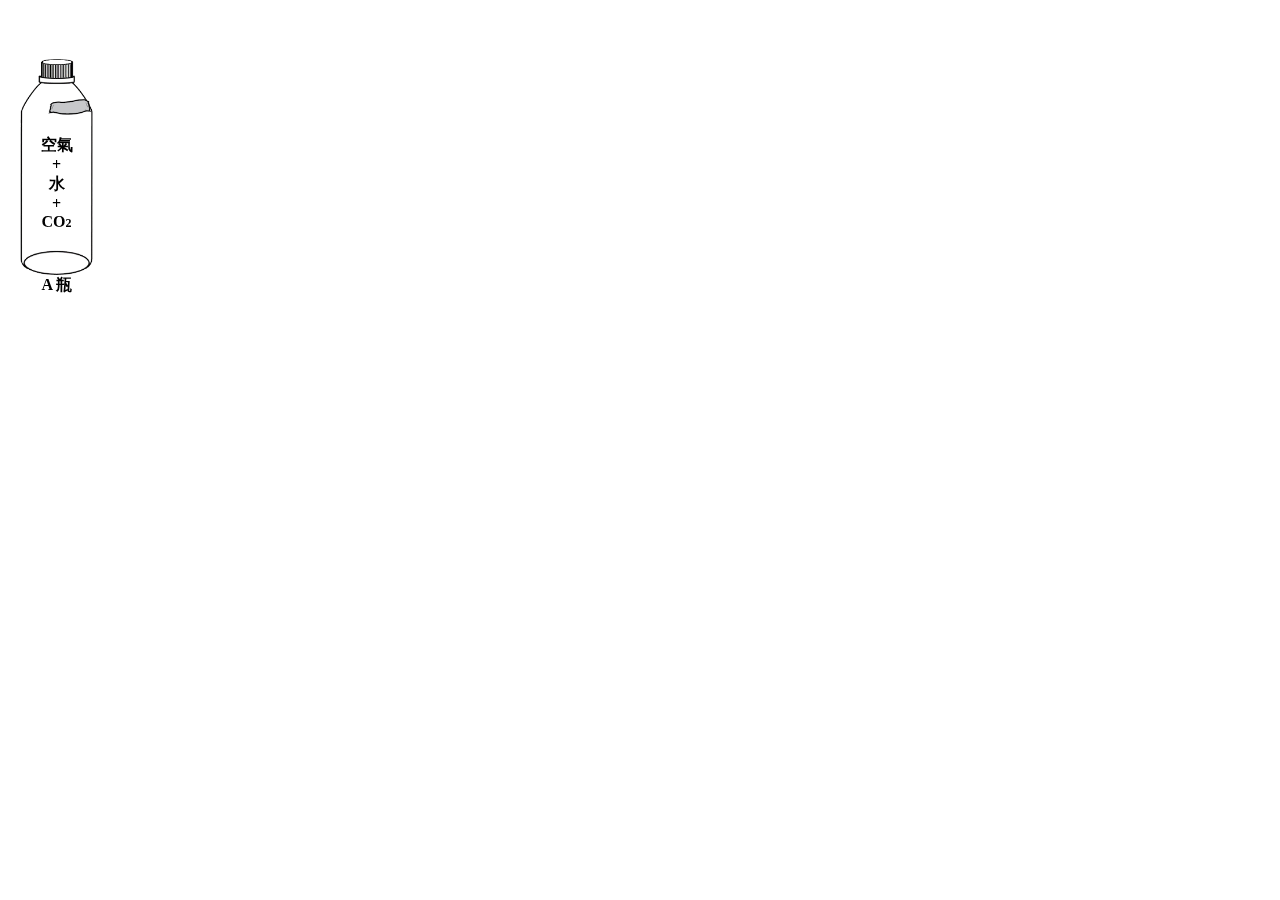
<file: exp2.html>
<!DOCTYPE html>
<html><head><meta name="GCD" content="YTk3ODQ3ZWZhN2I4NzZmMzBkNTEwYjJl469d383645caf1628d3971457ff5f489"/>
  <meta charset="utf-8">
  <title>Exp 1</title>
  <meta name="generator" content="Google Web Designer 4.2.0.0802">
  <style type="text/css" id="gwd-text-style">p {
    margin: 0px;
}
h1 {
    margin: 0px;
}
h2 {
    margin: 0px;
}
h3 {
    margin: 0px;
}</style>
  <style type="text/css">html,
body {
    width: 100%;
    height: 100%;
    margin: 0px;
}
body {
    background-color: transparent;
    transform: matrix3d(1, 0, 0, 0, 0, 1, 0, 0, 0, 0, 1, 0, 0, 0, 0, 1);
    -webkit-transform: matrix3d(1, 0, 0, 0, 0, 1, 0, 0, 0, 0, 1, 0, 0, 0, 0, 1);
    -moz-transform: matrix3d(1, 0, 0, 0, 0, 1, 0, 0, 0, 0, 1, 0, 0, 0, 0, 1);
    perspective: 1400px;
    -webkit-perspective: 1400px;
    -moz-perspective: 1400px;
    transform-style: preserve-3d;
    -webkit-transform-style: preserve-3d;
    -moz-transform-style: preserve-3d;
}
.gwd-div-1y1s {
    position: absolute;
    height: 380px;
    width: 230px;
    left: -60px;
    top: -75px;
}
.gwd-img-6916 {
    position: absolute;
    height: 200px;
    width: 73.04px;
    left: 51px;
    top: 90px;
}
.gwd-img-had5 {
    left: 80px;
    top: 150px;
}
.gwd-p-gszi {
    position: absolute;
    font-family: Lato, "Microsoft JhengHei";
    transform-origin: 30.5px -155.2px 0px;
    -webkit-transform-origin: 30.5px -155.2px 0px;
    -moz-transform-origin: 30.5px -155.2px 0px;
    font-weight: bold;
    text-align: center;
    height: 30px;
    width: 37.7px;
    top: 350px;
    left: 98px;
}
.gwd-img-1bir {
    position: absolute;
    width: 43px;
    height: 16.41px;
    top: 169px;
    left: 163px;
    transform-style: preserve-3d;
    -webkit-transform-style: preserve-3d;
    -moz-transform-style: preserve-3d;
    transform: translate3d(-55px, 5px, 0px);
    -webkit-transform: translate3d(-55px, 5px, 0px);
    -moz-transform: translate3d(-55px, 5px, 0px);
    opacity: 1;
}
.gwd-p-18wk {
    position: absolute;
    width: 71px;
    font-family: Lato, "Microsoft JhengHei";
    text-align: center;
    height: 110px;
    font-weight: bold;
    top: 210px;
    left: 81px;
    opacity: 1;
}
.gwd-img-2jh5 {
    position: absolute;
    width: 67px;
    height: 60.75px;
    top: 84px;
    left: 147px;
    opacity: 0;
}
@keyframes gwd-gen-lng5gwdanimation_gwd-keyframes {
    0% {
        opacity: 0;
        animation-timing-function: linear;
        -webkit-animation-timing-function: linear;
        -moz-animation-timing-function: linear;
    }
    93.94% {
        opacity: 0;
        animation-timing-function: linear;
        -webkit-animation-timing-function: linear;
        -moz-animation-timing-function: linear;
    }
    100% {
        opacity: 1;
        animation-timing-function: linear;
        -webkit-animation-timing-function: linear;
        -moz-animation-timing-function: linear;
    }
}
@-webkit-keyframes gwd-gen-lng5gwdanimation_gwd-keyframes {
    0% {
        opacity: 0;
        -webkit-animation-timing-function: linear;
    }
    93.94% {
        opacity: 0;
        -webkit-animation-timing-function: linear;
    }
    100% {
        opacity: 1;
        -webkit-animation-timing-function: linear;
    }
}
@-moz-keyframes gwd-gen-lng5gwdanimation_gwd-keyframes {
    0% {
        opacity: 0;
        -moz-animation-timing-function: linear;
    }
    93.94% {
        opacity: 0;
        -moz-animation-timing-function: linear;
    }
    100% {
        opacity: 1;
        -moz-animation-timing-function: linear;
    }
}
#exp2_anim .gwd-gen-lng5gwdanimation {
    animation: gwd-gen-lng5gwdanimation_gwd-keyframes 6.5998s linear 0s 1 normal forwards;
    -webkit-animation: gwd-gen-lng5gwdanimation_gwd-keyframes 6.5998s linear 0s 1 normal forwards;
    -moz-animation: gwd-gen-lng5gwdanimation_gwd-keyframes 6.5998s linear 0s 1 normal forwards;
}
.gwd-span-afl5 {
    font-size: 12px;
}
.gwd-img-11a1 {
    position: absolute;
    width: 57px;
    height: 57px;
    top: 134px;
    left: 119px;
    opacity: 0;
}
@keyframes gwd-gen-194ogwdanimation_gwd-keyframes {
    0% {
        opacity: 0;
        animation-timing-function: step-end;
        -webkit-animation-timing-function: step-end;
        -moz-animation-timing-function: step-end;
    }
    100% {
        opacity: 1;
        animation-timing-function: linear;
        -webkit-animation-timing-function: linear;
        -moz-animation-timing-function: linear;
    }
}
@-webkit-keyframes gwd-gen-194ogwdanimation_gwd-keyframes {
    0% {
        opacity: 0;
        -webkit-animation-timing-function: step-end;
    }
    100% {
        opacity: 1;
        -webkit-animation-timing-function: linear;
    }
}
@-moz-keyframes gwd-gen-194ogwdanimation_gwd-keyframes {
    0% {
        opacity: 0;
        -moz-animation-timing-function: step-end;
    }
    100% {
        opacity: 1;
        -moz-animation-timing-function: linear;
    }
}
#exp2_anim .gwd-gen-194ogwdanimation {
    animation: gwd-gen-194ogwdanimation_gwd-keyframes 6.6998s linear 0s 1 normal forwards;
    -webkit-animation: gwd-gen-194ogwdanimation_gwd-keyframes 6.6998s linear 0s 1 normal forwards;
    -moz-animation: gwd-gen-194ogwdanimation_gwd-keyframes 6.6998s linear 0s 1 normal forwards;
}
.gwd-img-xwxz {
    position: absolute;
    width: 34px;
    height: 20.4px;
    top: 134px;
    left: 100px;
}
@keyframes gwd-gen-1o9jgwdanimation_gwd-keyframes {
    0% {
        opacity: 0;
        animation-timing-function: linear;
        -webkit-animation-timing-function: linear;
        -moz-animation-timing-function: linear;
    }
    3.39% {
        opacity: 0;
        animation-timing-function: linear;
        -webkit-animation-timing-function: linear;
        -moz-animation-timing-function: linear;
    }
    10.17% {
        opacity: 1;
        animation-timing-function: linear;
        -webkit-animation-timing-function: linear;
        -moz-animation-timing-function: linear;
    }
    91.53% {
        opacity: 1;
        animation-timing-function: linear;
        -webkit-animation-timing-function: linear;
        -moz-animation-timing-function: linear;
    }
    100% {
        opacity: 0;
        animation-timing-function: linear;
        -webkit-animation-timing-function: linear;
        -moz-animation-timing-function: linear;
    }
}
@-webkit-keyframes gwd-gen-1o9jgwdanimation_gwd-keyframes {
    0% {
        opacity: 0;
        -webkit-animation-timing-function: linear;
    }
    3.39% {
        opacity: 0;
        -webkit-animation-timing-function: linear;
    }
    10.17% {
        opacity: 1;
        -webkit-animation-timing-function: linear;
    }
    91.53% {
        opacity: 1;
        -webkit-animation-timing-function: linear;
    }
    100% {
        opacity: 0;
        -webkit-animation-timing-function: linear;
    }
}
@-moz-keyframes gwd-gen-1o9jgwdanimation_gwd-keyframes {
    0% {
        opacity: 0;
        -moz-animation-timing-function: linear;
    }
    3.39% {
        opacity: 0;
        -moz-animation-timing-function: linear;
    }
    10.17% {
        opacity: 1;
        -moz-animation-timing-function: linear;
    }
    91.53% {
        opacity: 1;
        -moz-animation-timing-function: linear;
    }
    100% {
        opacity: 0;
        -moz-animation-timing-function: linear;
    }
}
#exp2_anim .gwd-gen-1o9jgwdanimation {
    animation: gwd-gen-1o9jgwdanimation_gwd-keyframes 5.9s linear 0s 1 normal forwards;
    -webkit-animation: gwd-gen-1o9jgwdanimation_gwd-keyframes 5.9s linear 0s 1 normal forwards;
    -moz-animation: gwd-gen-1o9jgwdanimation_gwd-keyframes 5.9s linear 0s 1 normal forwards;
}
@keyframes gwd-gen-1cv8gwdanimation_gwd-keyframes {
    0% {
        opacity: 0;
        animation-timing-function: step-end;
        -webkit-animation-timing-function: step-end;
        -moz-animation-timing-function: step-end;
    }
    15.56% {
        opacity: 1;
        animation-timing-function: step-end;
        -webkit-animation-timing-function: step-end;
        -moz-animation-timing-function: step-end;
    }
    100% {
        opacity: 0;
        animation-timing-function: linear;
        -webkit-animation-timing-function: linear;
        -moz-animation-timing-function: linear;
    }
}
@-webkit-keyframes gwd-gen-1cv8gwdanimation_gwd-keyframes {
    0% {
        opacity: 0;
        -webkit-animation-timing-function: step-end;
    }
    15.56% {
        opacity: 1;
        -webkit-animation-timing-function: step-end;
    }
    100% {
        opacity: 0;
        -webkit-animation-timing-function: linear;
    }
}
@-moz-keyframes gwd-gen-1cv8gwdanimation_gwd-keyframes {
    0% {
        opacity: 0;
        -moz-animation-timing-function: step-end;
    }
    15.56% {
        opacity: 1;
        -moz-animation-timing-function: step-end;
    }
    100% {
        opacity: 0;
        -moz-animation-timing-function: linear;
    }
}
#exp2_anim .gwd-gen-1cv8gwdanimation {
    animation: gwd-gen-1cv8gwdanimation_gwd-keyframes 4.5s linear 0s 1 normal forwards;
    -webkit-animation: gwd-gen-1cv8gwdanimation_gwd-keyframes 4.5s linear 0s 1 normal forwards;
    -moz-animation: gwd-gen-1cv8gwdanimation_gwd-keyframes 4.5s linear 0s 1 normal forwards;
}
.gwd-img-obrz {
    position: absolute;
    left: 80px;
    width: 73px;
    height: 202.09px;
    top: 149px;
    opacity: 0;
}
@keyframes gwd-gen-1yolgwdanimation_gwd-keyframes {
    0% {
        opacity: 0;
        animation-timing-function: linear;
        -webkit-animation-timing-function: linear;
        -moz-animation-timing-function: linear;
    }
    23.64% {
        opacity: 0;
        animation-timing-function: linear;
        -webkit-animation-timing-function: linear;
        -moz-animation-timing-function: linear;
    }
    41.82% {
        opacity: 1;
        animation-timing-function: linear;
        -webkit-animation-timing-function: linear;
        -moz-animation-timing-function: linear;
    }
    90.91% {
        opacity: 1;
        animation-timing-function: linear;
        -webkit-animation-timing-function: linear;
        -moz-animation-timing-function: linear;
    }
    100% {
        opacity: 0;
        animation-timing-function: linear;
        -webkit-animation-timing-function: linear;
        -moz-animation-timing-function: linear;
    }
}
@-webkit-keyframes gwd-gen-1yolgwdanimation_gwd-keyframes {
    0% {
        opacity: 0;
        -webkit-animation-timing-function: linear;
    }
    23.64% {
        opacity: 0;
        -webkit-animation-timing-function: linear;
    }
    41.82% {
        opacity: 1;
        -webkit-animation-timing-function: linear;
    }
    90.91% {
        opacity: 1;
        -webkit-animation-timing-function: linear;
    }
    100% {
        opacity: 0;
        -webkit-animation-timing-function: linear;
    }
}
@-moz-keyframes gwd-gen-1yolgwdanimation_gwd-keyframes {
    0% {
        opacity: 0;
        -moz-animation-timing-function: linear;
    }
    23.64% {
        opacity: 0;
        -moz-animation-timing-function: linear;
    }
    41.82% {
        opacity: 1;
        -moz-animation-timing-function: linear;
    }
    90.91% {
        opacity: 1;
        -moz-animation-timing-function: linear;
    }
    100% {
        opacity: 0;
        -moz-animation-timing-function: linear;
    }
}
#exp2_anim .gwd-gen-1yolgwdanimation {
    animation: gwd-gen-1yolgwdanimation_gwd-keyframes 5.5s linear 0s 1 normal forwards;
    -webkit-animation: gwd-gen-1yolgwdanimation_gwd-keyframes 5.5s linear 0s 1 normal forwards;
    -moz-animation: gwd-gen-1yolgwdanimation_gwd-keyframes 5.5s linear 0s 1 normal forwards;
}
.gwd-rect-1vaq {
    position: absolute;
    width: 12px;
    height: 12px;
    box-sizing: border-box;
    border-width: 1px;
    border-style: solid;
    border-color: rgb(0, 0, 0);
    background-image: none;
    background-color: rgb(40, 165, 223);
    left: 115px;
    top: 262px;
    visibility: hidden;
}
.gwd-oval-1u5d {
    position: absolute;
    width: 12px;
    height: 12px;
    stroke: rgb(0, 0, 0);
    stroke-width: 1px;
    fill: rgb(181, 68, 121);
    top: 262.067px;
    left: 132.667px;
    visibility: hidden;
}
.gwd-rect-hvf3 {
    position: absolute;
    width: 12px;
    height: 12px;
    box-sizing: border-box;
    border-width: 1px;
    border-style: solid;
    border-color: rgb(0, 0, 0);
    background-image: none;
    background-color: rgb(40, 165, 223);
    left: 115px;
    top: 243.6px;
    visibility: hidden;
}
.gwd-oval-wz8m {
    position: absolute;
    width: 11.333px;
    height: 11.333px;
    stroke: rgb(0, 0, 0);
    stroke-width: 1px;
    fill: rgb(181, 68, 121);
    left: 133.333px;
    top: 244.267px;
    visibility: hidden;
}</style><style type="text/css" data-gwd-secondary-animations="">#exp2_anim.exp2_sec1_start .gwd-gen-1yolgwdanimation {
    animation: gwd-gen-1yolgwdanimation_gwd-keyframes_exp2_sec1_start 5.5s linear -0.1s 1 normal forwards;
    -webkit-animation: gwd-gen-1yolgwdanimation_gwd-keyframes_exp2_sec1_start 5.5s linear -0.1s 1 normal forwards;
    -moz-animation: gwd-gen-1yolgwdanimation_gwd-keyframes_exp2_sec1_start 5.5s linear -0.1s 1 normal forwards;
}
@keyframes gwd-gen-1yolgwdanimation_gwd-keyframes_exp2_sec1_start {
    0% {
        opacity: 0;
        animation-timing-function: linear;
        -webkit-animation-timing-function: linear;
        -moz-animation-timing-function: linear;
    }
    23.64% {
        opacity: 0;
        animation-timing-function: linear;
        -webkit-animation-timing-function: linear;
        -moz-animation-timing-function: linear;
    }
    41.82% {
        opacity: 1;
        animation-timing-function: linear;
        -webkit-animation-timing-function: linear;
        -moz-animation-timing-function: linear;
    }
    90.91% {
        opacity: 1;
        animation-timing-function: linear;
        -webkit-animation-timing-function: linear;
        -moz-animation-timing-function: linear;
    }
    100% {
        opacity: 0;
        animation-timing-function: linear;
        -webkit-animation-timing-function: linear;
        -moz-animation-timing-function: linear;
    }
}
@-webkit-keyframes gwd-gen-1yolgwdanimation_gwd-keyframes_exp2_sec1_start {
    0% {
        opacity: 0;
        -webkit-animation-timing-function: linear;
    }
    23.64% {
        opacity: 0;
        -webkit-animation-timing-function: linear;
    }
    41.82% {
        opacity: 1;
        -webkit-animation-timing-function: linear;
    }
    90.91% {
        opacity: 1;
        -webkit-animation-timing-function: linear;
    }
    100% {
        opacity: 0;
        -webkit-animation-timing-function: linear;
    }
}
@-moz-keyframes gwd-gen-1yolgwdanimation_gwd-keyframes_exp2_sec1_start {
    0% {
        opacity: 0;
        -moz-animation-timing-function: linear;
    }
    23.64% {
        opacity: 0;
        -moz-animation-timing-function: linear;
    }
    41.82% {
        opacity: 1;
        -moz-animation-timing-function: linear;
    }
    90.91% {
        opacity: 1;
        -moz-animation-timing-function: linear;
    }
    100% {
        opacity: 0;
        -moz-animation-timing-function: linear;
    }
}
#exp2_anim.exp2_sec2_start .gwd-gen-1yolgwdanimation {
    animation: gwd-gen-1yolgwdanimation_gwd-keyframes_exp2_sec2_start 5.5s linear -5.5s 1 normal forwards;
    -webkit-animation: gwd-gen-1yolgwdanimation_gwd-keyframes_exp2_sec2_start 5.5s linear -5.5s 1 normal forwards;
    -moz-animation: gwd-gen-1yolgwdanimation_gwd-keyframes_exp2_sec2_start 5.5s linear -5.5s 1 normal forwards;
}
@keyframes gwd-gen-1yolgwdanimation_gwd-keyframes_exp2_sec2_start {
    0% {
        opacity: 0;
        animation-timing-function: linear;
        -webkit-animation-timing-function: linear;
        -moz-animation-timing-function: linear;
    }
    23.64% {
        opacity: 0;
        animation-timing-function: linear;
        -webkit-animation-timing-function: linear;
        -moz-animation-timing-function: linear;
    }
    41.82% {
        opacity: 1;
        animation-timing-function: linear;
        -webkit-animation-timing-function: linear;
        -moz-animation-timing-function: linear;
    }
    90.91% {
        opacity: 1;
        animation-timing-function: linear;
        -webkit-animation-timing-function: linear;
        -moz-animation-timing-function: linear;
    }
    100% {
        opacity: 0;
        animation-timing-function: linear;
        -webkit-animation-timing-function: linear;
        -moz-animation-timing-function: linear;
    }
}
@-webkit-keyframes gwd-gen-1yolgwdanimation_gwd-keyframes_exp2_sec2_start {
    0% {
        opacity: 0;
        -webkit-animation-timing-function: linear;
    }
    23.64% {
        opacity: 0;
        -webkit-animation-timing-function: linear;
    }
    41.82% {
        opacity: 1;
        -webkit-animation-timing-function: linear;
    }
    90.91% {
        opacity: 1;
        -webkit-animation-timing-function: linear;
    }
    100% {
        opacity: 0;
        -webkit-animation-timing-function: linear;
    }
}
@-moz-keyframes gwd-gen-1yolgwdanimation_gwd-keyframes_exp2_sec2_start {
    0% {
        opacity: 0;
        -moz-animation-timing-function: linear;
    }
    23.64% {
        opacity: 0;
        -moz-animation-timing-function: linear;
    }
    41.82% {
        opacity: 1;
        -moz-animation-timing-function: linear;
    }
    90.91% {
        opacity: 1;
        -moz-animation-timing-function: linear;
    }
    100% {
        opacity: 0;
        -moz-animation-timing-function: linear;
    }
}
#exp2_anim.gwd-pause-animation .gwd-gen-1yolgwdanimation {
    animation-play-state: paused;
    -webkit-animation-play-state: paused;
    -moz-animation-play-state: paused;
}
#exp2_anim.exp2_sec1_start .gwd-gen-lng5gwdanimation {
    animation: gwd-gen-lng5gwdanimation_gwd-keyframes_exp2_sec1_start 6.5998s linear -0.1s 1 normal forwards;
    -webkit-animation: gwd-gen-lng5gwdanimation_gwd-keyframes_exp2_sec1_start 6.5998s linear -0.1s 1 normal forwards;
    -moz-animation: gwd-gen-lng5gwdanimation_gwd-keyframes_exp2_sec1_start 6.5998s linear -0.1s 1 normal forwards;
}
@keyframes gwd-gen-lng5gwdanimation_gwd-keyframes_exp2_sec1_start {
    0% {
        opacity: 0;
        animation-timing-function: linear;
        -webkit-animation-timing-function: linear;
        -moz-animation-timing-function: linear;
    }
    93.94% {
        opacity: 0;
        animation-timing-function: linear;
        -webkit-animation-timing-function: linear;
        -moz-animation-timing-function: linear;
    }
    100% {
        opacity: 1;
        animation-timing-function: linear;
        -webkit-animation-timing-function: linear;
        -moz-animation-timing-function: linear;
    }
}
@-webkit-keyframes gwd-gen-lng5gwdanimation_gwd-keyframes_exp2_sec1_start {
    0% {
        opacity: 0;
        -webkit-animation-timing-function: linear;
    }
    93.94% {
        opacity: 0;
        -webkit-animation-timing-function: linear;
    }
    100% {
        opacity: 1;
        -webkit-animation-timing-function: linear;
    }
}
@-moz-keyframes gwd-gen-lng5gwdanimation_gwd-keyframes_exp2_sec1_start {
    0% {
        opacity: 0;
        -moz-animation-timing-function: linear;
    }
    93.94% {
        opacity: 0;
        -moz-animation-timing-function: linear;
    }
    100% {
        opacity: 1;
        -moz-animation-timing-function: linear;
    }
}
#exp2_anim.exp2_sec2_start .gwd-gen-lng5gwdanimation {
    animation: gwd-gen-lng5gwdanimation_gwd-keyframes_exp2_sec2_start 6.5998s linear -6.1s 1 normal forwards;
    -webkit-animation: gwd-gen-lng5gwdanimation_gwd-keyframes_exp2_sec2_start 6.5998s linear -6.1s 1 normal forwards;
    -moz-animation: gwd-gen-lng5gwdanimation_gwd-keyframes_exp2_sec2_start 6.5998s linear -6.1s 1 normal forwards;
}
@keyframes gwd-gen-lng5gwdanimation_gwd-keyframes_exp2_sec2_start {
    0% {
        opacity: 0;
        animation-timing-function: linear;
        -webkit-animation-timing-function: linear;
        -moz-animation-timing-function: linear;
    }
    93.94% {
        opacity: 0;
        animation-timing-function: linear;
        -webkit-animation-timing-function: linear;
        -moz-animation-timing-function: linear;
    }
    100% {
        opacity: 1;
        animation-timing-function: linear;
        -webkit-animation-timing-function: linear;
        -moz-animation-timing-function: linear;
    }
}
@-webkit-keyframes gwd-gen-lng5gwdanimation_gwd-keyframes_exp2_sec2_start {
    0% {
        opacity: 0;
        -webkit-animation-timing-function: linear;
    }
    93.94% {
        opacity: 0;
        -webkit-animation-timing-function: linear;
    }
    100% {
        opacity: 1;
        -webkit-animation-timing-function: linear;
    }
}
@-moz-keyframes gwd-gen-lng5gwdanimation_gwd-keyframes_exp2_sec2_start {
    0% {
        opacity: 0;
        -moz-animation-timing-function: linear;
    }
    93.94% {
        opacity: 0;
        -moz-animation-timing-function: linear;
    }
    100% {
        opacity: 1;
        -moz-animation-timing-function: linear;
    }
}
#exp2_anim.gwd-pause-animation .gwd-gen-lng5gwdanimation {
    animation-play-state: paused;
    -webkit-animation-play-state: paused;
    -moz-animation-play-state: paused;
}
#exp2_anim.exp2_sec1_start .gwd-gen-194ogwdanimation {
    animation: gwd-gen-194ogwdanimation_gwd-keyframes_exp2_sec1_start 6.6998s linear -0.1s 1 normal forwards;
    -webkit-animation: gwd-gen-194ogwdanimation_gwd-keyframes_exp2_sec1_start 6.6998s linear -0.1s 1 normal forwards;
    -moz-animation: gwd-gen-194ogwdanimation_gwd-keyframes_exp2_sec1_start 6.6998s linear -0.1s 1 normal forwards;
}
@keyframes gwd-gen-194ogwdanimation_gwd-keyframes_exp2_sec1_start {
    0% {
        opacity: 0;
        animation-timing-function: step-end;
        -webkit-animation-timing-function: step-end;
        -moz-animation-timing-function: step-end;
    }
    100% {
        opacity: 1;
        animation-timing-function: linear;
        -webkit-animation-timing-function: linear;
        -moz-animation-timing-function: linear;
    }
}
@-webkit-keyframes gwd-gen-194ogwdanimation_gwd-keyframes_exp2_sec1_start {
    0% {
        opacity: 0;
        -webkit-animation-timing-function: step-end;
    }
    100% {
        opacity: 1;
        -webkit-animation-timing-function: linear;
    }
}
@-moz-keyframes gwd-gen-194ogwdanimation_gwd-keyframes_exp2_sec1_start {
    0% {
        opacity: 0;
        -moz-animation-timing-function: step-end;
    }
    100% {
        opacity: 1;
        -moz-animation-timing-function: linear;
    }
}
#exp2_anim.exp2_sec2_start .gwd-gen-194ogwdanimation {
    animation: gwd-gen-194ogwdanimation_gwd-keyframes_exp2_sec2_start 6.6998s linear -6.1s 1 normal forwards;
    -webkit-animation: gwd-gen-194ogwdanimation_gwd-keyframes_exp2_sec2_start 6.6998s linear -6.1s 1 normal forwards;
    -moz-animation: gwd-gen-194ogwdanimation_gwd-keyframes_exp2_sec2_start 6.6998s linear -6.1s 1 normal forwards;
}
@keyframes gwd-gen-194ogwdanimation_gwd-keyframes_exp2_sec2_start {
    0% {
        opacity: 0;
        animation-timing-function: step-end;
        -webkit-animation-timing-function: step-end;
        -moz-animation-timing-function: step-end;
    }
    100% {
        opacity: 1;
        animation-timing-function: linear;
        -webkit-animation-timing-function: linear;
        -moz-animation-timing-function: linear;
    }
}
@-webkit-keyframes gwd-gen-194ogwdanimation_gwd-keyframes_exp2_sec2_start {
    0% {
        opacity: 0;
        -webkit-animation-timing-function: step-end;
    }
    100% {
        opacity: 1;
        -webkit-animation-timing-function: linear;
    }
}
@-moz-keyframes gwd-gen-194ogwdanimation_gwd-keyframes_exp2_sec2_start {
    0% {
        opacity: 0;
        -moz-animation-timing-function: step-end;
    }
    100% {
        opacity: 1;
        -moz-animation-timing-function: linear;
    }
}
#exp2_anim.gwd-pause-animation .gwd-gen-194ogwdanimation {
    animation-play-state: paused;
    -webkit-animation-play-state: paused;
    -moz-animation-play-state: paused;
}
#exp2_anim.exp2_sec1_start .gwd-gen-1o9jgwdanimation {
    animation: gwd-gen-1o9jgwdanimation_gwd-keyframes_exp2_sec1_start 5.9s linear -0.1s 1 normal forwards;
    -webkit-animation: gwd-gen-1o9jgwdanimation_gwd-keyframes_exp2_sec1_start 5.9s linear -0.1s 1 normal forwards;
    -moz-animation: gwd-gen-1o9jgwdanimation_gwd-keyframes_exp2_sec1_start 5.9s linear -0.1s 1 normal forwards;
}
@keyframes gwd-gen-1o9jgwdanimation_gwd-keyframes_exp2_sec1_start {
    0% {
        opacity: 0;
        animation-timing-function: linear;
        -webkit-animation-timing-function: linear;
        -moz-animation-timing-function: linear;
    }
    3.39% {
        opacity: 0;
        animation-timing-function: linear;
        -webkit-animation-timing-function: linear;
        -moz-animation-timing-function: linear;
    }
    10.17% {
        opacity: 1;
        animation-timing-function: linear;
        -webkit-animation-timing-function: linear;
        -moz-animation-timing-function: linear;
    }
    91.53% {
        opacity: 1;
        animation-timing-function: linear;
        -webkit-animation-timing-function: linear;
        -moz-animation-timing-function: linear;
    }
    100% {
        opacity: 0;
        animation-timing-function: linear;
        -webkit-animation-timing-function: linear;
        -moz-animation-timing-function: linear;
    }
}
@-webkit-keyframes gwd-gen-1o9jgwdanimation_gwd-keyframes_exp2_sec1_start {
    0% {
        opacity: 0;
        -webkit-animation-timing-function: linear;
    }
    3.39% {
        opacity: 0;
        -webkit-animation-timing-function: linear;
    }
    10.17% {
        opacity: 1;
        -webkit-animation-timing-function: linear;
    }
    91.53% {
        opacity: 1;
        -webkit-animation-timing-function: linear;
    }
    100% {
        opacity: 0;
        -webkit-animation-timing-function: linear;
    }
}
@-moz-keyframes gwd-gen-1o9jgwdanimation_gwd-keyframes_exp2_sec1_start {
    0% {
        opacity: 0;
        -moz-animation-timing-function: linear;
    }
    3.39% {
        opacity: 0;
        -moz-animation-timing-function: linear;
    }
    10.17% {
        opacity: 1;
        -moz-animation-timing-function: linear;
    }
    91.53% {
        opacity: 1;
        -moz-animation-timing-function: linear;
    }
    100% {
        opacity: 0;
        -moz-animation-timing-function: linear;
    }
}
#exp2_anim.exp2_sec2_start .gwd-gen-1o9jgwdanimation {
    animation: gwd-gen-1o9jgwdanimation_gwd-keyframes_exp2_sec2_start 5.9s linear -5.9s 1 normal forwards;
    -webkit-animation: gwd-gen-1o9jgwdanimation_gwd-keyframes_exp2_sec2_start 5.9s linear -5.9s 1 normal forwards;
    -moz-animation: gwd-gen-1o9jgwdanimation_gwd-keyframes_exp2_sec2_start 5.9s linear -5.9s 1 normal forwards;
}
@keyframes gwd-gen-1o9jgwdanimation_gwd-keyframes_exp2_sec2_start {
    0% {
        opacity: 0;
        animation-timing-function: linear;
        -webkit-animation-timing-function: linear;
        -moz-animation-timing-function: linear;
    }
    3.39% {
        opacity: 0;
        animation-timing-function: linear;
        -webkit-animation-timing-function: linear;
        -moz-animation-timing-function: linear;
    }
    10.17% {
        opacity: 1;
        animation-timing-function: linear;
        -webkit-animation-timing-function: linear;
        -moz-animation-timing-function: linear;
    }
    91.53% {
        opacity: 1;
        animation-timing-function: linear;
        -webkit-animation-timing-function: linear;
        -moz-animation-timing-function: linear;
    }
    100% {
        opacity: 0;
        animation-timing-function: linear;
        -webkit-animation-timing-function: linear;
        -moz-animation-timing-function: linear;
    }
}
@-webkit-keyframes gwd-gen-1o9jgwdanimation_gwd-keyframes_exp2_sec2_start {
    0% {
        opacity: 0;
        -webkit-animation-timing-function: linear;
    }
    3.39% {
        opacity: 0;
        -webkit-animation-timing-function: linear;
    }
    10.17% {
        opacity: 1;
        -webkit-animation-timing-function: linear;
    }
    91.53% {
        opacity: 1;
        -webkit-animation-timing-function: linear;
    }
    100% {
        opacity: 0;
        -webkit-animation-timing-function: linear;
    }
}
@-moz-keyframes gwd-gen-1o9jgwdanimation_gwd-keyframes_exp2_sec2_start {
    0% {
        opacity: 0;
        -moz-animation-timing-function: linear;
    }
    3.39% {
        opacity: 0;
        -moz-animation-timing-function: linear;
    }
    10.17% {
        opacity: 1;
        -moz-animation-timing-function: linear;
    }
    91.53% {
        opacity: 1;
        -moz-animation-timing-function: linear;
    }
    100% {
        opacity: 0;
        -moz-animation-timing-function: linear;
    }
}
#exp2_anim.gwd-pause-animation .gwd-gen-1o9jgwdanimation {
    animation-play-state: paused;
    -webkit-animation-play-state: paused;
    -moz-animation-play-state: paused;
}
#exp2_anim.exp2_sec1_start .gwd-gen-1cv8gwdanimation {
    animation: gwd-gen-1cv8gwdanimation_gwd-keyframes_exp2_sec1_start 4.5s linear -0.1s 1 normal forwards;
    -webkit-animation: gwd-gen-1cv8gwdanimation_gwd-keyframes_exp2_sec1_start 4.5s linear -0.1s 1 normal forwards;
    -moz-animation: gwd-gen-1cv8gwdanimation_gwd-keyframes_exp2_sec1_start 4.5s linear -0.1s 1 normal forwards;
}
@keyframes gwd-gen-1cv8gwdanimation_gwd-keyframes_exp2_sec1_start {
    0% {
        opacity: 0;
        animation-timing-function: step-end;
        -webkit-animation-timing-function: step-end;
        -moz-animation-timing-function: step-end;
    }
    15.56% {
        opacity: 1;
        animation-timing-function: step-end;
        -webkit-animation-timing-function: step-end;
        -moz-animation-timing-function: step-end;
    }
    100% {
        opacity: 0;
        animation-timing-function: linear;
        -webkit-animation-timing-function: linear;
        -moz-animation-timing-function: linear;
    }
}
@-webkit-keyframes gwd-gen-1cv8gwdanimation_gwd-keyframes_exp2_sec1_start {
    0% {
        opacity: 0;
        -webkit-animation-timing-function: step-end;
    }
    15.56% {
        opacity: 1;
        -webkit-animation-timing-function: step-end;
    }
    100% {
        opacity: 0;
        -webkit-animation-timing-function: linear;
    }
}
@-moz-keyframes gwd-gen-1cv8gwdanimation_gwd-keyframes_exp2_sec1_start {
    0% {
        opacity: 0;
        -moz-animation-timing-function: step-end;
    }
    15.56% {
        opacity: 1;
        -moz-animation-timing-function: step-end;
    }
    100% {
        opacity: 0;
        -moz-animation-timing-function: linear;
    }
}
#exp2_anim.exp2_sec2_start .gwd-gen-1cv8gwdanimation {
    animation: gwd-gen-1cv8gwdanimation_gwd-keyframes_exp2_sec2_start 4.5s linear -4.5s 1 normal forwards;
    -webkit-animation: gwd-gen-1cv8gwdanimation_gwd-keyframes_exp2_sec2_start 4.5s linear -4.5s 1 normal forwards;
    -moz-animation: gwd-gen-1cv8gwdanimation_gwd-keyframes_exp2_sec2_start 4.5s linear -4.5s 1 normal forwards;
}
@keyframes gwd-gen-1cv8gwdanimation_gwd-keyframes_exp2_sec2_start {
    0% {
        opacity: 0;
        animation-timing-function: step-end;
        -webkit-animation-timing-function: step-end;
        -moz-animation-timing-function: step-end;
    }
    15.56% {
        opacity: 1;
        animation-timing-function: step-end;
        -webkit-animation-timing-function: step-end;
        -moz-animation-timing-function: step-end;
    }
    100% {
        opacity: 0;
        animation-timing-function: linear;
        -webkit-animation-timing-function: linear;
        -moz-animation-timing-function: linear;
    }
}
@-webkit-keyframes gwd-gen-1cv8gwdanimation_gwd-keyframes_exp2_sec2_start {
    0% {
        opacity: 0;
        -webkit-animation-timing-function: step-end;
    }
    15.56% {
        opacity: 1;
        -webkit-animation-timing-function: step-end;
    }
    100% {
        opacity: 0;
        -webkit-animation-timing-function: linear;
    }
}
@-moz-keyframes gwd-gen-1cv8gwdanimation_gwd-keyframes_exp2_sec2_start {
    0% {
        opacity: 0;
        -moz-animation-timing-function: step-end;
    }
    15.56% {
        opacity: 1;
        -moz-animation-timing-function: step-end;
    }
    100% {
        opacity: 0;
        -moz-animation-timing-function: linear;
    }
}
#exp2_anim.gwd-pause-animation .gwd-gen-1cv8gwdanimation {
    animation-play-state: paused;
    -webkit-animation-play-state: paused;
    -moz-animation-play-state: paused;
}
#exp2_anim .event-1-animation {
    animation: gwd-empty-animation 0.0001s linear 0s 1 normal forwards;
    -webkit-animation: gwd-empty-animation 0.0001s linear 0s 1 normal forwards;
    -moz-animation: gwd-empty-animation 0.0001s linear 0s 1 normal forwards;
}
@keyframes gwd-empty-animation {
    0% {
        opacity: 0.001;
    }
    100% {
        opacity: 0;
    }
}
@-webkit-keyframes gwd-empty-animation {
    0% {
        opacity: 0.001;
    }
    100% {
        opacity: 0;
    }
}
@-moz-keyframes gwd-empty-animation {
    0% {
        opacity: 0.001;
    }
    100% {
        opacity: 0;
    }
}
#exp2_anim.exp2_sec1_start .event-1-animation {
    animation: none;
    -webkit-animation: none;
    -moz-animation: none;
}
#exp2_anim.exp2_sec2_start .event-1-animation {
    animation: none;
    -webkit-animation: none;
    -moz-animation: none;
}
#exp2_anim.gwd-pause-animation .event-1-animation {
    animation-play-state: paused;
    -webkit-animation-play-state: paused;
    -moz-animation-play-state: paused;
}
#exp2_anim .event-2-animation {
    animation: gwd-empty-animation 6s linear 0s 1 normal forwards;
    -webkit-animation: gwd-empty-animation 6s linear 0s 1 normal forwards;
    -moz-animation: gwd-empty-animation 6s linear 0s 1 normal forwards;
}
#exp2_anim.exp2_sec1_start .event-2-animation {
    animation: gwd-empty-animation_exp2_sec1_start 6s linear -0.1s 1 normal forwards;
    -webkit-animation: gwd-empty-animation_exp2_sec1_start 6s linear -0.1s 1 normal forwards;
    -moz-animation: gwd-empty-animation_exp2_sec1_start 6s linear -0.1s 1 normal forwards;
}
@keyframes gwd-empty-animation_exp2_sec1_start {
    0% {
        opacity: 0.001;
    }
    100% {
        opacity: 0;
    }
}
@-webkit-keyframes gwd-empty-animation_exp2_sec1_start {
    0% {
        opacity: 0.001;
    }
    100% {
        opacity: 0;
    }
}
@-moz-keyframes gwd-empty-animation_exp2_sec1_start {
    0% {
        opacity: 0.001;
    }
    100% {
        opacity: 0;
    }
}
#exp2_anim.exp2_sec2_start .event-2-animation {
    animation: none;
    -webkit-animation: none;
    -moz-animation: none;
}
#exp2_anim.gwd-pause-animation .event-2-animation {
    animation-play-state: paused;
    -webkit-animation-play-state: paused;
    -moz-animation-play-state: paused;
}</style>
  <script type="text/javascript" gwd-events="support" src="script/gwd-events-support.1.0.js"></script>
  <script type="text/javascript" gwd-events="handlers">
    gwd.auto_Test_btn1aClick = function(event) {
      // GWD Predefined Function
      gwd.actions.timeline.gotoAndPause('exp2_anim', 'exp2_sec1_start');
    };
    gwd.auto_Test_btn1bClick = function(event) {
      // GWD Predefined Function
      gwd.actions.timeline.gotoAndPlay('exp2_anim', 'exp2_sec1_start');
    };
    gwd.auto_Test_btn2aClick = function(event) {
      // GWD Predefined Function
      gwd.actions.timeline.gotoAndPause('exp2_anim', 'exp2_sec2_start');
    };
    gwd.auto_Test_btn2bClick = function(event) {
      // GWD Predefined Function
      gwd.actions.timeline.gotoAndPlay('exp2_anim', 'exp2_sec2_start');
    };
    gwd.auto_Exp2_animEvent_11 = function(event) {
      // GWD Predefined Function
      gwd.actions.timeline.gotoAndPause('exp2_anim', 'exp2_sec1_start');
    };
    gwd.auto_Exp2_animEvent_2 = function(event) {
      // GWD Predefined Function
      gwd.actions.timeline.gotoAndPause('exp2_anim', 'exp2_sec2_start');
    };
  </script>
  <script type="text/javascript" gwd-events="registration">
    // Google Web Designer 中處理事件的支援程式碼
     // 這個指令碼區塊是自動產生的，請勿編輯！
    gwd.actions.events.registerEventHandlers = function(event) {
      gwd.actions.events.addHandler('test_btn1a', 'click', gwd.auto_Test_btn1aClick, false);
      gwd.actions.events.addHandler('test_btn1b', 'click', gwd.auto_Test_btn1bClick, false);
      gwd.actions.events.addHandler('test_btn2a', 'click', gwd.auto_Test_btn2aClick, false);
      gwd.actions.events.addHandler('test_btn2b', 'click', gwd.auto_Test_btn2bClick, false);
      gwd.actions.events.addHandler('exp2_anim', 'event-1', gwd.auto_Exp2_animEvent_11, false);
      gwd.actions.events.addHandler('exp2_anim', 'event-2', gwd.auto_Exp2_animEvent_2, false);
      gwd.actions.timeline.captureAnimationEnd(document.body);
    };
    gwd.actions.events.deregisterEventHandlers = function(event) {
      gwd.actions.events.removeHandler('test_btn1a', 'click', gwd.auto_Test_btn1aClick, false);
      gwd.actions.events.removeHandler('test_btn1b', 'click', gwd.auto_Test_btn1bClick, false);
      gwd.actions.events.removeHandler('test_btn2a', 'click', gwd.auto_Test_btn2aClick, false);
      gwd.actions.events.removeHandler('test_btn2b', 'click', gwd.auto_Test_btn2bClick, false);
      gwd.actions.events.removeHandler('exp2_anim', 'event-1', gwd.auto_Exp2_animEvent_11, false);
      gwd.actions.events.removeHandler('exp2_anim', 'event-2', gwd.auto_Exp2_animEvent_2, false);
      gwd.actions.timeline.releaseAnimationEnd(document.body);
    };
    document.addEventListener("DOMContentLoaded", gwd.actions.events.registerEventHandlers);
    document.addEventListener("unload", gwd.actions.events.deregisterEventHandlers);
  </script>
</head>

<body class="htmlNoPages">
  <div class="gwd-div-1y1s" id="exp2_anim">
    <img src="image/Bottle.png" class="gwd-img-6916 gwd-img-had5">
    <p class="gwd-p-gszi" id="bottle-label">A 瓶</p>
    <div class="gwd-animation-event event-1-animation" data-event-name="event-1" data-event-time="0.1"></div>
    <img src="image/BrownianMotion.gif" class="gwd-img-obrz gwd-gen-1yolgwdanimation">
    <img src="image/DuctTape.png" class="gwd-img-1bir" id="exp2_tape">
    <p class="gwd-p-18wk" id="bottle-content-label">空氣<br>
      +<br>
      水<br>
      +<br>
      CO<span class="gwd-span-afl5">2</span>
    </p>
    <img src="image/Cap_01.png" class="gwd-img-xwxz">
    <img src="image/Flashlight_Yellow.png" class="gwd-img-2jh5 gwd-gen-lng5gwdanimation">
    <img src="image/Light_Yellow.png" class="gwd-img-11a1 gwd-gen-194ogwdanimation">
    <img src="image/Flashlight_Blue.png" class="gwd-img-2jh5 gwd-gen-1o9jgwdanimation">
    <img src="image/Light_Blue.png" class="gwd-img-11a1 gwd-gen-1cv8gwdanimation">
    <div class="gwd-animation-event event-2-animation" data-event-name="event-2" data-event-time="6000"></div>
  </div>
  <svg data-gwd-shape="rectangle" class="gwd-rect-1vaq" id="test_btn1a"></svg>
  <svg data-gwd-shape="oval" preserveAspectRatio="none" viewBox="0 0 12 12" class="gwd-oval-1u5d" id="test_btn1b">
    <ellipse cx="50%" cy="50%" rx="5.5" ry="5.5"></ellipse>
  </svg>
  <svg data-gwd-shape="rectangle" class="gwd-rect-hvf3" id="test_btn2a"></svg>
  <svg data-gwd-shape="oval" preserveAspectRatio="none" viewBox="0 0 11.333 11.333" class="gwd-oval-wz8m" id="test_btn2b">
    <ellipse cx="50%" cy="50%" rx="5.167" ry="5.167"></ellipse>
  </svg>


</body></html>
</file>
<file: style/body.css>
html, body {
	font-family: Lato, Microsoft JhengHei;
	background-color: #f2f2f2;
	position: relative;
	margin: 0;
	padding: 0;
	overflow-x: auto;
	overflow-y: hidden;
}
/*
* {
	outline: 1px solid #f00 !important;
}
*/
h2 {
	margin: 0.6em 0 0;
}

.aside {
	width: 190px;
	height: 100%;
	position: fixed;
	z-index: 1;
	top: 0;
	left: 0;
	background: -webkit-linear-gradient(#6ba7d1, #4b7db0);
	background: -o-linear-gradient(#6ba7d1, #4b7db0);
	background: -moz-linear-gradient(#6ba7d1, #4b7db0);
	background: linear-gradient(#6ba7d1, #4b7db0);
	margin: 0;
	padding: 0;
}

.aside-container {
	margin: 34px auto;
	text-align: center;
}

img.arrow-icon {
	width: 28px;
	height: 28px;
	margin-top: 6px;
}

img.check-icon {
	width: 21px;
	height: 21px;
	margin-right: .45em;
	position:absolute;
}

img.check-icon.hidden {
	width: 21px;
	height: 0px;
}

select {
	font-family: Lato, Microsoft JhengHei;
}

.summitbtn-warning-container {
	color: #db2828;
	position: absolute;
	right: 250px;
	text-align: right;
}

@media only screen and (max-width: 960px) {	
	.aside {
		height: 200%;
		transform-origin: top left;
		transform: scale(0.5);
	}	
} 

/*--------------
  Main-Blocks
---------------*/

.main {
	margin: 5px 0 0 200px;
	padding: 0;
}

.main-block {
	width: 1060px;
	height: calc(100vh - 80px);
	min-height: 550px;
	display: inline-block;
	text-align: left;
	vertical-align: middle;
	padding: 0;
	position: relative;
}

.main-block-title {
	width: calc(100% - 180px);
	text-align: left;
	padding-top: 1px;
	padding-left: 60px;
}

.main-block-footer {
	clear: both;
	width: 1060px;
	height: 40px;
	margin-bottom: 200px;
	position: relative;
}

.prv-button-container {
	display: inline;
	width: 216px;
	float: left;
	margin-top: 0;
	margin-left: 28px;
}

.top-button-container {
	display: inline;
	width: 216px;
	margin-left: 178px;
}

.next-button-container {
	display: inline;
	width: 216px;
	float: right;
	margin-right: 28px;
}

@media only screen and (max-width: 960px) {
	.main {
		margin-left: 80px;
		transform-origin: top left;
		transform: scale(0.7);
	}

	.main-block {
		height: 550px;
	}
}

/*--------------
    Intro
---------------*/

.intro-desc {
	display: inline-block;
	text-align: left;
	vertical-align: middle;
	margin: 0 auto;
	padding: 20px 40px 0 60px;
	width: 560px;
	position: relative;
	user-select: none;
}

.intro-img {
	display: inline-block;
	text-align: center;
	vertical-align: top;
	margin: 0 auto;
	padding: 0;
	width: 335px;
	height: 385px;
}

.intro2-desc {
	text-align: left;
	vertical-align: middle;
	margin: 0 auto;
	padding-top: 0.5em;
	width: 80%;
	user-select: none;
}

.intro2-img {
	text-align: center;
	vertical-align: top;
	margin: 0 auto;
	padding: 0;
	width: 80%;
	height: 377px;
}

.intro2-2-desc {
	display: inline-block;
	text-align: left;
	vertical-align: middle;
	margin: 0 auto;
	padding: 20px 0;
	width: 360px;
	position: relative;
	user-select: none;
}

.intro2-2-img {
	display: inline-block;
	text-align: center;
	vertical-align: top;
	padding: 50px 40px 0 60px;
	width: 450px;
	height: 404px;
}

.img-credit {
	font-size: 0.8em;
	text-align: right;
	color: rgba(40, 40, 40, 0.3);
}

/*--------------
    Exp 1
---------------*/

.exp-general-desc {
	left: calc(60px + 1em);
	width: 840px;
	height: 3em;
	position: relative;
	clear: left;
}

.exp1-timer {
	height: 48px;
	width: 405px;
	top: -15px;
	margin-left: 60px;
	margin-right: 590px;
	display: inline;
	float: left;
	position: relative;
}

.exp1-timer-bar {
	position: absolute;
	height: 20px;
	top: calc(85px - 19px + 3em - 0.66em);
	left: 102px;
}

.exp1-bottle {
	width: 185px;
	height: 305px;
	top: -25px;
	left: 60px;
	position: relative;
	overflow: hidden;
	display: inline-block;
}

.exp1-desc {
	top: -50px;
	left: calc(60px + 1em);
	width: 850px;
	height: 2em;
	position: relative;
	clear: left;
}

.exp1-prvbtn-container {
	top: -30px;
	margin-left: 60px;
	display: inline;
	position: relative;
}

.exp1-nxtbtn-container {
	top: -30px;
	margin-left: 760px;
	display: inline;
	position: relative;
}

.exp1-table-container {
	position: relative;
	left: 50px;
	top: -35px;
	display: inline-block;
}

.exp1-table td ,th {
	padding: 0 8px 0 8px;
	margin: 1px 5px 1px 5px;
	background-color: #cfdcee;
	text-align: center;
}

/*--------------
    Quiz 1
---------------*/

.quiz-desc {
	width: calc(100% - 240px);
	text-align: left;
	padding-left: 60px;
}

.quiz1-graph-container {
	position: absolute;
	top: 140px;
	left: 445px;
	width: 620px;
	height: calc(301px + 3.2em);
}

.quiz1-table-container {
	position: relative;
	display: inline-block;
	width: 304px;
	vertical-align: bottom;
}

.quiz1-canvas-container {
	position: relative;
	display: inline-block;
	width: 301px;
	vertical-align: bottom;
}

.quiz1-canvas-header {
	margin: 0 110px 0 130px;
	display: inline;
	position: relative;
	float: left;
}

.quiz1-canvas-radio {
	margin-left: calc(118px - 3em);
	display: inline;
	position: relative;
	clear: left;
}

/*--------------
    Quiz 3
---------------*/

.quiz3-desc {
	width: 360px;
	text-align: left;
	padding-left: calc(60px + 1em);
}

.quiz3-canvas-container {
	position: absolute;
	top: 140px;
	left: 445px;
	width: 620px;
}

.quiz3-canvas-header-container {
	margin-left: 200px;
	display: inline;
	position: relative;
	float: left;
}

.quiz3-canvas-footer1 {
	margin-left: 120px;
	display: inline;
	position: relative;
	float: left;
}

.quiz3-canvas-footer2 {
	margin-left: 235px;
	display: inline;
	position: relative;
	float: left;
}

/*--------------
    Quiz 7
---------------*/

.quiz7-desc {
	left: calc(60px + 1em);
	width: 954px;
	height: 2.5em;
	position: relative;
	clear: left;
}

.quiz7-canvas-container {
	position: relative;
	padding-left: 20px;
}

.quiz7-modeling {
	width: 1030px;
	height: 440px;
	position: relative;
	overflow: hidden;
	display: inline;
	float: left;
}

/*--------------
    Quiz 8
---------------*/

.quiz8-desc {
	left: calc(60px + 1em);
	width: 840px;
	height: 4.5em;
	position: relative;
	clear: left;
}

.quiz8-canvas-container {
	left: 110px;
	position: relative;
	width: 760px;
}

.quiz8-desc2 {
	left: calc(60px + 1em);
	width: 840px;
	height: 2.5em;
	position: relative;
	clear: left;
	margin-bottom: 0;
}

.quiz8-desc3 {
	left: calc(60px + 1em);
	width: 840px;
	height: 1.5em;
	position: relative;
	clear: left;
	margin-top: 2em;
	margin-bottom: 0;
}

.quiz8-textarea-container {
	left: calc(60px + 1em);
	position: relative;
	width: 960px;
}

.quiz8-quotes {
	width: 760px;
	height: 210px;
	position: relative;
	overflow: hidden;
	display: inline;
	float: left;
}

/*--------------
    Quiz 9
---------------*/

.quiz9-desc {
	display: inline-block;
	text-align: left;
	margin: -20px auto;
	width: calc(80% - 400px);
	position: relative;
}

.quiz9-img {
	display: inline-block;
	text-align: center;
	vertical-align: top;
	margin: 0 auto;
	padding: 50px 60px 0;
	padding-right: calc(60px - 1em);
}

.quiz9-textarea-container {
	display: inline-block;
	width: 380px;
	max-height: 340px;
	overflow: auto;
}

.quiz9-button-container {
	padding-top: 2px;
	width: 340px;
	text-align: right;
}

/*--------------
    Quiz 10
---------------*/

.quiz10-img {
	display: inline-block;
	text-align: center;
	vertical-align: top;
	left: calc(60px + 1em);
	padding-top: 40px;
}
</file>
<file: style/textarea.css>
textarea {
    vertical-align: top;
    font-family: Lato, Microsoft JhengHei;
    margin: 5px;
    -webkit-appearance: none;
    tap-highlight-color: rgba(255, 255, 255, 0);
    padding: 0.78571429em 1em;
    background: #FFFFFF;
    border: 1px solid rgba(34, 36, 38, 0.15);
    outline: none;
    color: rgba(0, 0, 0, 0.87);
    border-radius: 0.28571429rem;
    -webkit-box-shadow: 0em 0em 0em 0em transparent inset;
    box-shadow: 0em 0em 0em 0em transparent inset;
    -webkit-transition: color 0.1s ease, border-color 0.1s ease;
    transition: color 0.1s ease, border-color 0.1s ease;
    font-size: 1em;
    line-height: 1.2857;
    /*resize: vertical;}*/
    resize: none;
}

textarea:focus {
    border-color: #85B7D9;
    background: #FFFFFF;
    color: rgba(0, 0, 0, 0.8);
    -webkit-appearance: none;
    -webkit-box-shadow: none;
    box-shadow: none;
}

textarea:disabled {
    opacity: 0.45;
}
</file>
<file: style/quiz7.css>
body {
	font-family: Lato, Microsoft JhengHei;
}

[draggable="true"] {
	/*
	 To prevent user selecting inside the drag source
	*/
	user-select: none;
	-moz-user-select: none;
	-webkit-user-select: none;
	-ms-user-select: none;
}

#quiz7-canvas {
	display: block;
	width: 1000px;
	height: 420px;
	position: relative;
}

#quiz7-canvas > .container {
	width: 208px;
	float: left;
	border-radius: 10px;
	display: grid;
	grid-template-columns: repeat(2, 50%);
	grid-auto-flow: column;
  	align-items: center;
}

#quiz7-canvas > .container_1 {
	height: 264px;
	padding-top: 156px;
	grid-template-rows: repeat(1, 104px);
}

#quiz7-canvas > .container_2 {
	height: 316px;
	padding-top: 104px;
	grid-template-rows: repeat(2, 104px);
}

#quiz7-canvas > .container_3 {
	height: 368px;
	padding-top: 52px;
	grid-template-rows: repeat(3, 104px);
}

#quiz7-canvas > .container_4 {
	height: 420px;
	grid-template-rows: repeat(4, 104px);
}

#quiz7-canvas > .container_full {
	height: 420px;
	grid-template-rows: repeat(4, 104px);
}

#quiz7-canvas > #item_source > div:nth-child(-n+4) {
	grid-column-start: 2;
}

#quiz7-canvas > .item_supply {
	margin-left: 40px;
	padding-top: 5px;
	border: 2px solid #CCC;
	position: relative;
}

#quiz7-canvas > .item_supply > .supply_desc {
	position: absolute;
	top: -2px;
	width: 100%;
	text-align: center;
}

#quiz7-canvas .item {
	display: block;
	height: 104px;
	/*width: 140px;*/
	text-align: center;
}

#quiz7-canvas .item > .item_desc {	
	font-size: 0.7em;
	font-weight: bold;
	margin-top: -7px;
}

#quiz7-canvas .img_wrapper {
	position: relative;
	float: left;
}

#quiz7-canvas .img_wrapper > .desc_left {
	position: absolute;
	top: 172px;
	left: 36px;
}

#quiz7-canvas .img_wrapper > .desc_right {
	position: absolute;
	top: 172px;
	left: 10px;
}

#quiz7-canvas .central_wrapper {
	width: 162px;
	float: left;
	padding-top: 104px;
}

#quiz7-canvas .central_wrapper > .central {
	width: 150px;
	height: 190px;
	border: 6px solid #666;
	border-radius: 44px;
}

#quiz7-canvas .central_wrapper > .central #ch4_total,
#quiz7-canvas > .future_wrapper #ch4_future {
	width: 50px;
	text-align: center;
	-moz-appearance: textfield;
}

input::-webkit-outer-spin-button,
input::-webkit-inner-spin-button {
  -webkit-appearance: none;
  margin: 0;
}

#quiz7-canvas .central_wrapper .desc_wrapper {
	display: block;
	width: 130px;
	margin: 30px auto;
}

#quiz7-canvas .desc_wrapper .highlight {
	display: inline-block;
	text-align: center;
	font-size: 12.9px;
	padding-top: 1px;
	padding-bottom: 1px;
	height: 18.4px;
	width: 52.4px;
	border: 1px solid #999;
	border-radius: 2px;
	background: white;
}

#quiz7-canvas .future_wrapper {
	position: absolute;
	bottom: 30px;
	left: 50%;
	transform: translateX(-124px) translateX(-50%);
}

#quiz7-canvas .dragging {
	opacity: .25;
}

#quiz7-canvas .hover {
	background-color: rgba(33, 133, 208, 0.45);
}
</file>
<file: style/quiz8.css>
/*body {
	font-family: Lato, Microsoft JhengHei;
}*/

#quiz8-canvas {
	display: block;
	position: relative;
	width: 740px;
	height: calc(80px + 1em);
}

#quiz8-canvas > .portraits {
	text-align: center;
	margin: 0 auto;
	height: 80px;
}

#quiz8-canvas .portrait {
	display: inline-block;
	position: relative;
	margin-top: 20px;
}

#quiz8-canvas .portrait>img {
	width: 100%;
	height: 100%;
	pointer-events: none;
}

#quiz8-canvas .portrait.highlight {
	margin-top: 0;
	width: 80px;
	height: 80px;
}

#quiz8-canvas > .quote_container {
	position: absolute;
	height: 104px;
	width: 100%;
	top: -104px;
	text-align: center;
}

/* Popup */
#quiz8-canvas .quote {
  pointer-events: none;
  content: '';
  position: absolute;
  text-transform: none;
  text-align: left;
  white-space: nowrap;
  font-size: 1rem;
  border: 1px solid #D4D4D5;
  line-height: 1.4285em;
  min-width: 50%;
  background: #FFFFFF;
  padding: 0.833em 1em;
  margin: 0 auto;
  font-weight: normal;
  font-style: normal;
  color: rgba(0, 0, 0, 0.87);
  border-radius: 0.28571429rem;
  -webkit-box-shadow: 0px 2px 4px 0px rgba(34, 36, 38, 0.12), 0px 2px 10px 0px rgba(34, 36, 38, 0.15);
          box-shadow: 0px 2px 4px 0px rgba(34, 36, 38, 0.12), 0px 2px 10px 0px rgba(34, 36, 38, 0.15);
  z-index: 1;

  left: 50%;
}

/* Arrow */
#quiz8-canvas .portrait::before {
  pointer-events: none;
  position: absolute;
  content: '';
  font-size: 1rem;
  width: 0.71428571em;
  height: 0.71428571em;
  background: #FFFFFF;
  -webkit-transform: rotate(45deg);
          transform: rotate(45deg);
  z-index: 2;
  -webkit-box-shadow: 1px 1px 0px 0px #bababc;
          box-shadow: 1px 1px 0px 0px #bababc;

  top: auto;
  right: auto;
  bottom: 100%;
  left: 50%;
  background: #FFFFFF;
  margin-left: -0.07142857rem;
  margin-top: 0.14285714rem;
}

/* Animation */
#quiz8-canvas .portrait::before,
#quiz8-canvas .quote {
  pointer-events: none;
  visibility: hidden;
}
#quiz8-canvas .portrait::before {
  opacity: 0;
  -webkit-transform: rotate(45deg) scale(0) !important;
          transform: rotate(45deg) scale(0) !important;
  -webkit-transform-origin: center top;
          transform-origin: center top;
  -webkit-transition: all 0.1s ease;
  transition: all 0.1s ease;
}
#quiz8-canvas .quote {
  opacity: 1;
  -webkit-transform-origin: center bottom;
          transform-origin: center bottom;
  -webkit-transition: all 0.1s ease;
  transition: all 0.1s ease;
}

#quiz8-canvas .portrait.highlight::before,
#quiz8-canvas .quote.highlight {
  visibility: visible;
  pointer-events: auto;
}

#quiz8-canvas .portrait.highlight::before {
  -webkit-transform: rotate(45deg) scale(1) !important;
          transform: rotate(45deg) scale(1) !important;
  opacity: 1;
}

/* Animation Position */
#quiz8-canvas .quote {
  -webkit-transform: translateX(-50%) scale(0) !important;
          transform: translateX(-50%) scale(0) !important;
}
#quiz8-canvas .quote.highlight {
  -webkit-transform: translateX(-50%) scale(1) !important;
          transform: translateX(-50%) scale(1) !important;
}
</file>
<file: style/popup.css>
/*!
 * # Semantic UI 2.4.0 - Popup
 * http://github.com/semantic-org/semantic-ui/
 *
 *
 * Released under the MIT license
 * http://opensource.org/licenses/MIT
 *
 */

/*******************************
            Types
*******************************/


/*--------------
    Tooltip
---------------*/


/* Content */
.popup {
  position: relative;
  text-indent: 0;
}

/* Arrow */
.popup::before {
  pointer-events: none;
  position: absolute;
  content: '';
  font-size: 1rem;
  width: 0.71428571em;
  height: 0.71428571em;
  background: #FFFFFF;
  -webkit-transform: rotate(45deg);
          transform: rotate(45deg);
  z-index: 2;
  -webkit-box-shadow: 1px 1px 0px 0px #bababc;
          box-shadow: 1px 1px 0px 0px #bababc;
}

/* Popup */
.popup>.popuptext {
  pointer-events: none;
  content: attr(data-tooltip);
  position: absolute;
  text-transform: none;
  text-align: left;
  white-space: nowrap;
  font-size: 1rem;
  border: 1px solid #D4D4D5;
  line-height: 1.4285em;
  max-width: none;
  background: #FFFFFF;
  padding: 0.833em 1em;
  font-weight: normal;
  font-style: normal;
  color: rgba(0, 0, 0, 0.87);
  border-radius: 0.28571429rem;
  -webkit-box-shadow: 0px 2px 4px 0px rgba(34, 36, 38, 0.12), 0px 2px 10px 0px rgba(34, 36, 38, 0.15);
          box-shadow: 0px 2px 4px 0px rgba(34, 36, 38, 0.12), 0px 2px 10px 0px rgba(34, 36, 38, 0.15);
  z-index: 1;
}

/* Animation */
.popup::before,
.popup>.popuptext {
  pointer-events: none;
  visibility: hidden;
}
.popup::before {
  opacity: 0;
  -webkit-transform: rotate(45deg) scale(0) !important;
          transform: rotate(45deg) scale(0) !important;
  -webkit-transform-origin: center top;
          transform-origin: center top;
  -webkit-transition: all 0.1s ease;
  transition: all 0.1s ease;
}
.popup>.popuptext {
  opacity: 1;
  -webkit-transform-origin: center bottom;
          transform-origin: center bottom;
  -webkit-transition: all 0.1s ease;
  transition: all 0.1s ease;
}
.popup.show::before,
.popup.show>.popuptext {
  visibility: visible;
  pointer-events: auto;
}
.popup.show::before {
  -webkit-transform: rotate(45deg) scale(1) !important;
          transform: rotate(45deg) scale(1) !important;
  opacity: 1;
}

/* Animation Position */
.popup>.popuptext {
  -webkit-transform: scale(0) !important;
          transform: scale(0) !important;
}
.popup.show>.popuptext {
  -webkit-transform: scale(1) !important;
          transform: scale(1) !important;
}

/*--------------
    Position
---------------*/

/* Bottom Left */
.popup>.popuptext {
  left: 0;
  top: 100%;
  margin-top: 0.5em;
}
.popup::before {
  bottom: auto;
  right: auto;
  top: 100%;
  left: 1em;
  margin-left: -0.07142857rem;
  margin-top: 0.14285714rem;
}

/* Arrow */
.popup::before {
  background: #FFFFFF;
  -webkit-box-shadow: -1px -1px 0px 0px #bababc;
          box-shadow: -1px -1px 0px 0px #bababc;
}

.popup::before {
  -webkit-transform-origin: center bottom;
          transform-origin: center bottom;
}
.popup>.popuptext {
  -webkit-transform-origin: center top;
          transform-origin: center top;
}
</file>
<file: style/step.css>
/*!
 * # Semantic UI 2.3.1 - Step
 * http://github.com/semantic-org/semantic-ui/
 *
 *
 * Released under the MIT license
 * http://opensource.org/licenses/MIT
 *
 */


/*******************************
            Plural
*******************************/

.ui.steps {
  display: -webkit-inline-box;
  display: -ms-inline-flexbox;
  display: inline-flex;
  -webkit-box-orient: horizontal;
  -webkit-box-direction: normal;
      -ms-flex-direction: row;
          flex-direction: row;
  -webkit-box-align: stretch;
      -ms-flex-align: stretch;
          align-items: stretch;
  margin: 1em 0em;
  background: '';
  -webkit-box-shadow: none;
          box-shadow: none;
  /*line-height: 1.14285714em;*/
  line-height: 0;
  border-radius: 0.28571429rem;
  border: 1px solid rgba(34, 36, 38, 0.15);
}

/* First Steps */
.ui.steps:first-child {
  margin-top: 0em;
}

/* Last Steps */
.ui.steps:last-child {
  margin-bottom: 0em;
}


/*******************************
           Singular
*******************************/

.ui.steps .step {
  position: relative;
  display: -webkit-box;
  display: -ms-flexbox;
  display: flex;
  -webkit-box-flex: 1;
      -ms-flex: 1 0 auto;
          flex: 1 0 auto;
  -ms-flex-wrap: wrap;
      flex-wrap: wrap;
  -webkit-box-orient: horizontal;
  -webkit-box-direction: normal;
      -ms-flex-direction: row;
          flex-direction: row;
  vertical-align: middle;
  -webkit-box-align: center;
      -ms-flex-align: center;
          align-items: center;
  -webkit-box-pack: center;
      -ms-flex-pack: center;
          justify-content: center;
  margin: 0em 0em;
  padding: 1.14285714em 2em;
  background: #FFFFFF;
  color: rgba(0, 0, 0, 0.87);
  -webkit-box-shadow: none;
          box-shadow: none;
  border-radius: 0em;
  border: none;
  border-right: 1px solid rgba(34, 36, 38, 0.15);
  -webkit-transition: background-color 0.1s ease, opacity 0.1s ease, color 0.1s ease, -webkit-box-shadow 0.1s ease;
  transition: background-color 0.1s ease, opacity 0.1s ease, color 0.1s ease, -webkit-box-shadow 0.1s ease;
  transition: background-color 0.1s ease, opacity 0.1s ease, color 0.1s ease, box-shadow 0.1s ease;
  transition: background-color 0.1s ease, opacity 0.1s ease, color 0.1s ease, box-shadow 0.1s ease, -webkit-box-shadow 0.1s ease;
}

/* Arrow */
.ui.steps .step:after {
  display: none;
  position: absolute;
  z-index: 2;
  content: '';
  top: 50%;
  right: 0%;
  border: medium none;
  background-color: #FFFFFF;
  width: 1.14285714em;
  height: 1.14285714em;
  border-style: solid;
  border-color: rgba(34, 36, 38, 0.15);
  border-width: 0px 1px 1px 0px;
  -webkit-transition: background-color 0.1s ease, opacity 0.1s ease, color 0.1s ease, -webkit-box-shadow 0.1s ease;
  transition: background-color 0.1s ease, opacity 0.1s ease, color 0.1s ease, -webkit-box-shadow 0.1s ease;
  transition: background-color 0.1s ease, opacity 0.1s ease, color 0.1s ease, box-shadow 0.1s ease;
  transition: background-color 0.1s ease, opacity 0.1s ease, color 0.1s ease, box-shadow 0.1s ease, -webkit-box-shadow 0.1s ease;
  -webkit-transform: translateY(-50%) translateX(50%) rotate(-45deg);
          transform: translateY(-50%) translateX(50%) rotate(-45deg);
}

/* First Step */
.ui.steps .step:first-child {
  padding-left: 2em;
  border-radius: 0.28571429rem 0em 0em 0.28571429rem;
}

/* Last Step */
.ui.steps .step:last-child {
  border-radius: 0em 0.28571429rem 0.28571429rem 0em;
}
.ui.steps .step:last-child {
  border-right: none;
  margin-right: 0em;
}

/* Only Step */
.ui.steps .step:only-child {
  border-radius: 0.28571429rem;
}


/*******************************
            Content
*******************************/


/* Title */
.ui.steps .step .title {
  font-family: 'Lato', 'Helvetica Neue', Arial, Helvetica, sans-serif;
  font-size: 1.14285714em;
  font-weight: bold;
}
.ui.steps .step > .title {
  width: 100%;
}

/* Description */
.ui.steps .step .description {
  font-weight: normal;
  font-size: 1em;
  margin-left: 24px; /* Added */
  color: rgba(0, 0, 0, 0.87);
}
.ui.steps .step > .description {
  width: 100%;
}
.ui.steps .step .title ~ .description {
  margin-top: 0.25em;
}

/* Icon */
.ui.steps .step > .icon {
  line-height: 1;
  font-size: 1em;
  margin: 0em 1em 0em 0em;
}
.ui.steps .step > .icon,
.ui.steps .step > .icon ~ .content {
  display: block;
  -webkit-box-flex: 0;
      -ms-flex: 0 1 auto;
          flex: 0 1 auto;
  -ms-flex-item-align: middle;
      align-self: middle;
}
.ui.steps .step > .icon ~ .content {
  -webkit-box-flex: 1 0 auto;
      -ms-flex-positive: 1 0 auto;
          flex-grow: 1 0 auto;
}

/* Horizontal Icon */
.ui.steps:not(.vertical) .step > .icon {
  width: auto;
}

/* Link */
.ui.steps .link.step,
.ui.steps a.step {
  cursor: pointer;
}


/*******************************
            Types
*******************************/

/*--------------
    Vertical
---------------*/

.ui.vertical.steps {
  display: -webkit-inline-box;
  display: -ms-inline-flexbox;
  display: inline-flex;
  -webkit-box-orient: vertical;
  -webkit-box-direction: normal;
      -ms-flex-direction: column;
          flex-direction: column;
  overflow: visible;
}
.ui.vertical.steps .step {
  -webkit-box-pack: start;
      -ms-flex-pack: start;
          justify-content: flex-start;
  border-radius: 0em;
  /*padding: 1.14285714em 2em;*/
  padding: 1.14285714em 1.2em 1.14285714em 0.5em;
  border-right: none;
  border-bottom: 1px solid rgba(34, 36, 38, 0.15);
}
.ui.vertical.steps .step:first-child {
  /*padding: 1.14285714em 2em;*/
  padding: 1.14285714em 1em 1.14285714em 0.5em;
  border-radius: 0.28571429rem 0.28571429rem 0em 0em;
}
.ui.vertical.steps .step:last-child {
  border-bottom: none;
  border-radius: 0em 0em 0.28571429rem 0.28571429rem;
}
.ui.vertical.steps .step:only-child {
  border-radius: 0.28571429rem;
}

/* Arrow */
.ui.vertical.steps .step:after {
  display: none;
}
.ui.vertical.steps .step:after {
  top: 50%;
  right: 0%;
  border-width: 0px 1px 1px 0px;
}
.ui.vertical.steps .step:after {
  display: none;
}
.ui.vertical.steps .active.step:after {
  display: block;
}
.ui.vertical.steps .step:last-child:after {
  display: none;
}
.ui.vertical.steps .active.step:last-child:after {
  display: block;
}


/*******************************
             States
*******************************/


/* Link Hover */
.ui.steps .link.step:hover::after,
.ui.steps .link.step:hover,
.ui.steps a.step:hover::after,
.ui.steps a.step:hover {
  background: #F9FAFB;
  color: rgba(0, 0, 0, 0.8);
}

/* Link Down */
.ui.steps .link.step:active::after,
.ui.steps .link.step:active,
.ui.steps a.step:active::after,
.ui.steps a.step:active {
  background: #F2F2F2;
  color: rgba(0, 0, 0, 0.9);
}

/* Active */
.ui.steps .step.active {
    cursor: auto;
    background: #F2F2F2;
}
.ui.steps .step.active:after {
  background: #F2F2F2;
}
.ui.steps .step.active .title {
  color: #F2F2F2;
}
.ui.ordered.steps .step.active:before,
.ui.steps .active.step .icon {
  color: rgba(0, 0, 0, 0.85);
}

/* Active Arrow */
.ui.steps .step:after {
  display: block;
}
.ui.steps .active.step:after {
  display: block;
}
.ui.steps .step:last-child:after {
  display: none;
}
.ui.steps .active.step:last-child:after {
  display: none;
}

/* Active Hover */
.ui.steps .link.active.step:hover::after,
.ui.steps .link.active.step:hover,
.ui.steps a.active.step:hover::after,
.ui.steps a.active.step:hover {
  cursor: pointer;
  background: #DCDDDE;
  color: rgba(0, 0, 0, 0.87);
}

/* Completed */
.ui.steps .step.completed > .icon:before,
.ui.ordered.steps .step.completed:before {
  color: #21BA45;
}

/* Disabled */
.ui.steps .disabled.step {
  cursor: auto;
  background: #FFFFFF;
  pointer-events: none;
}
.ui.steps .disabled.step,
.ui.steps .disabled.step .title,
.ui.steps .disabled.step .description {
  color: rgba(40, 40, 40, 0.3);
}
.ui.steps .disabled.step:after {
  background: #FFFFFF;
}


/*******************************
           Variations
*******************************/


/*******************************
         Theme Overrides
*******************************/

@font-face {
  font-family: 'Step';
  src: url([data-uri]) format('truetype'), url([data-uri]) format('woff');
}
.ui.steps .step.completed > .icon:before,
.ui.ordered.steps .step.completed:before {
  font-family: 'Step';
  content: '\e800';
  
/* '' */
}


/*******************************
         Site Overrides
*******************************/
</file>
